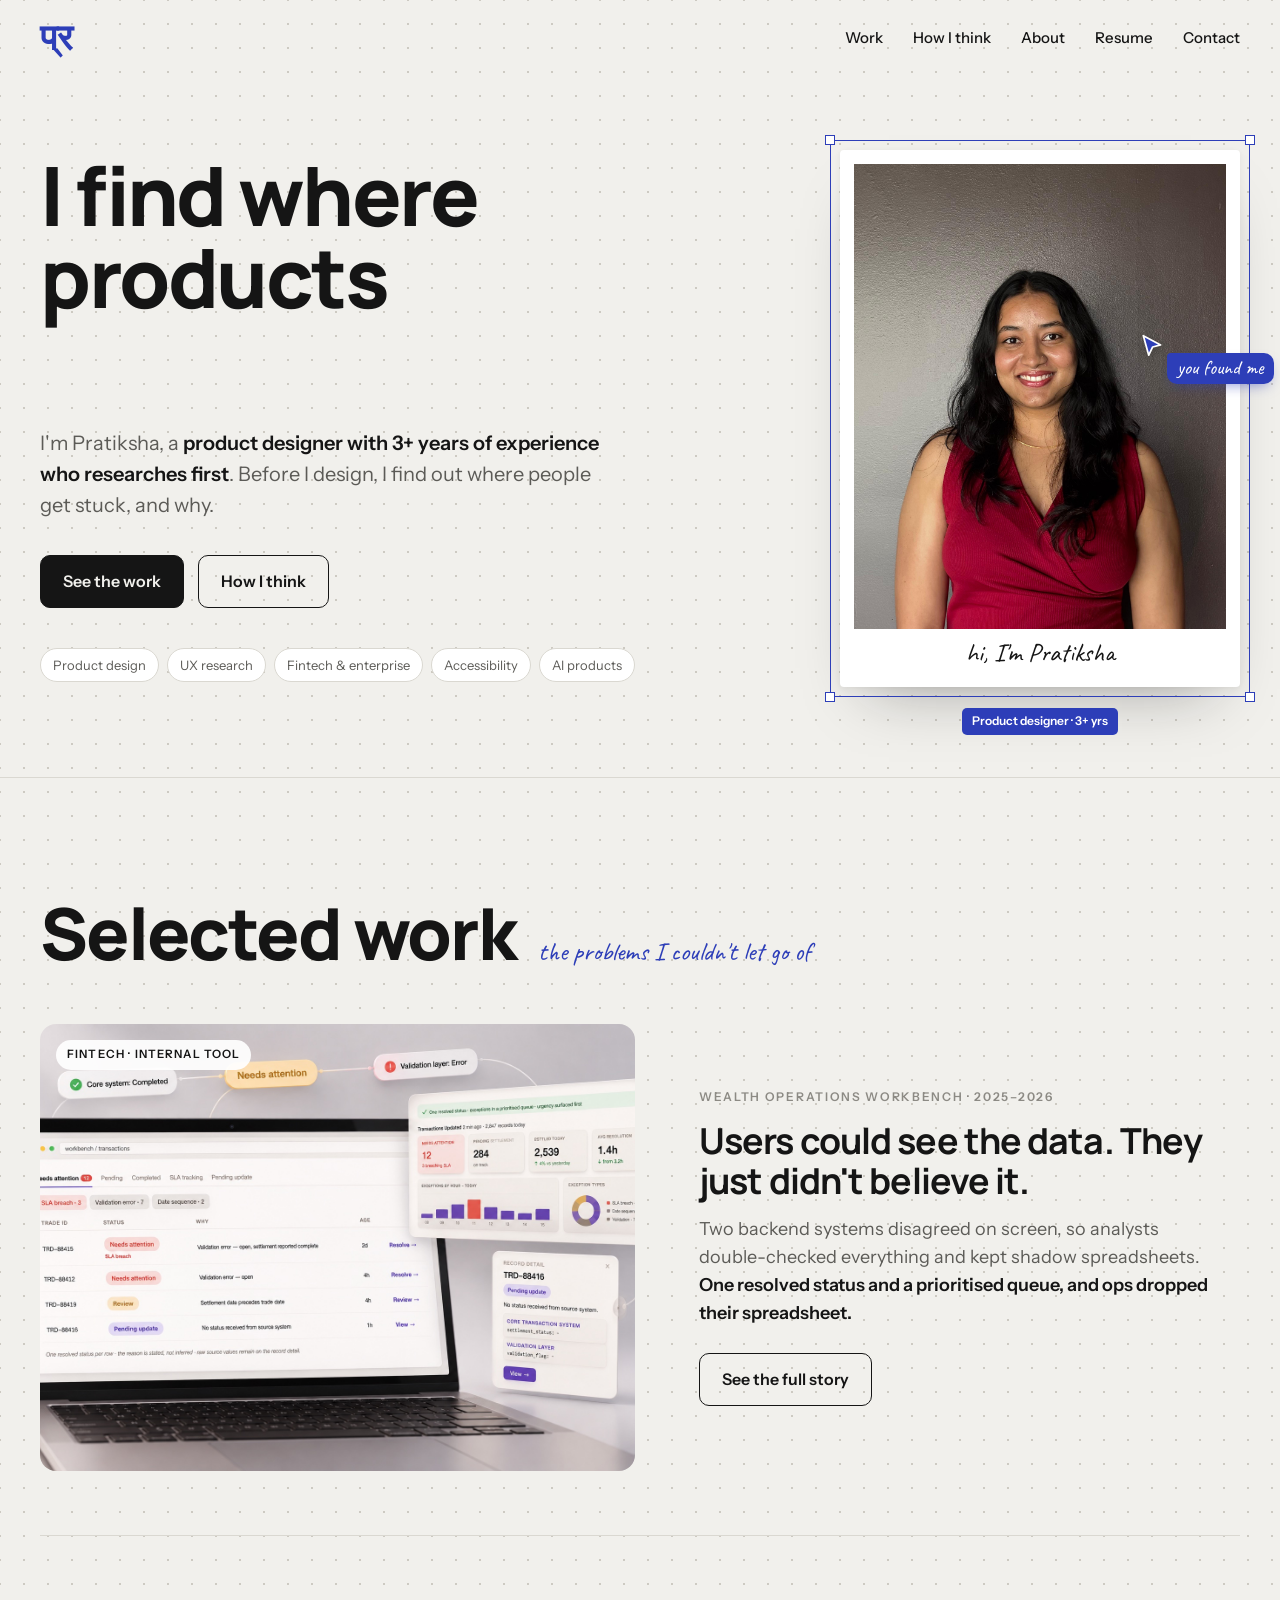
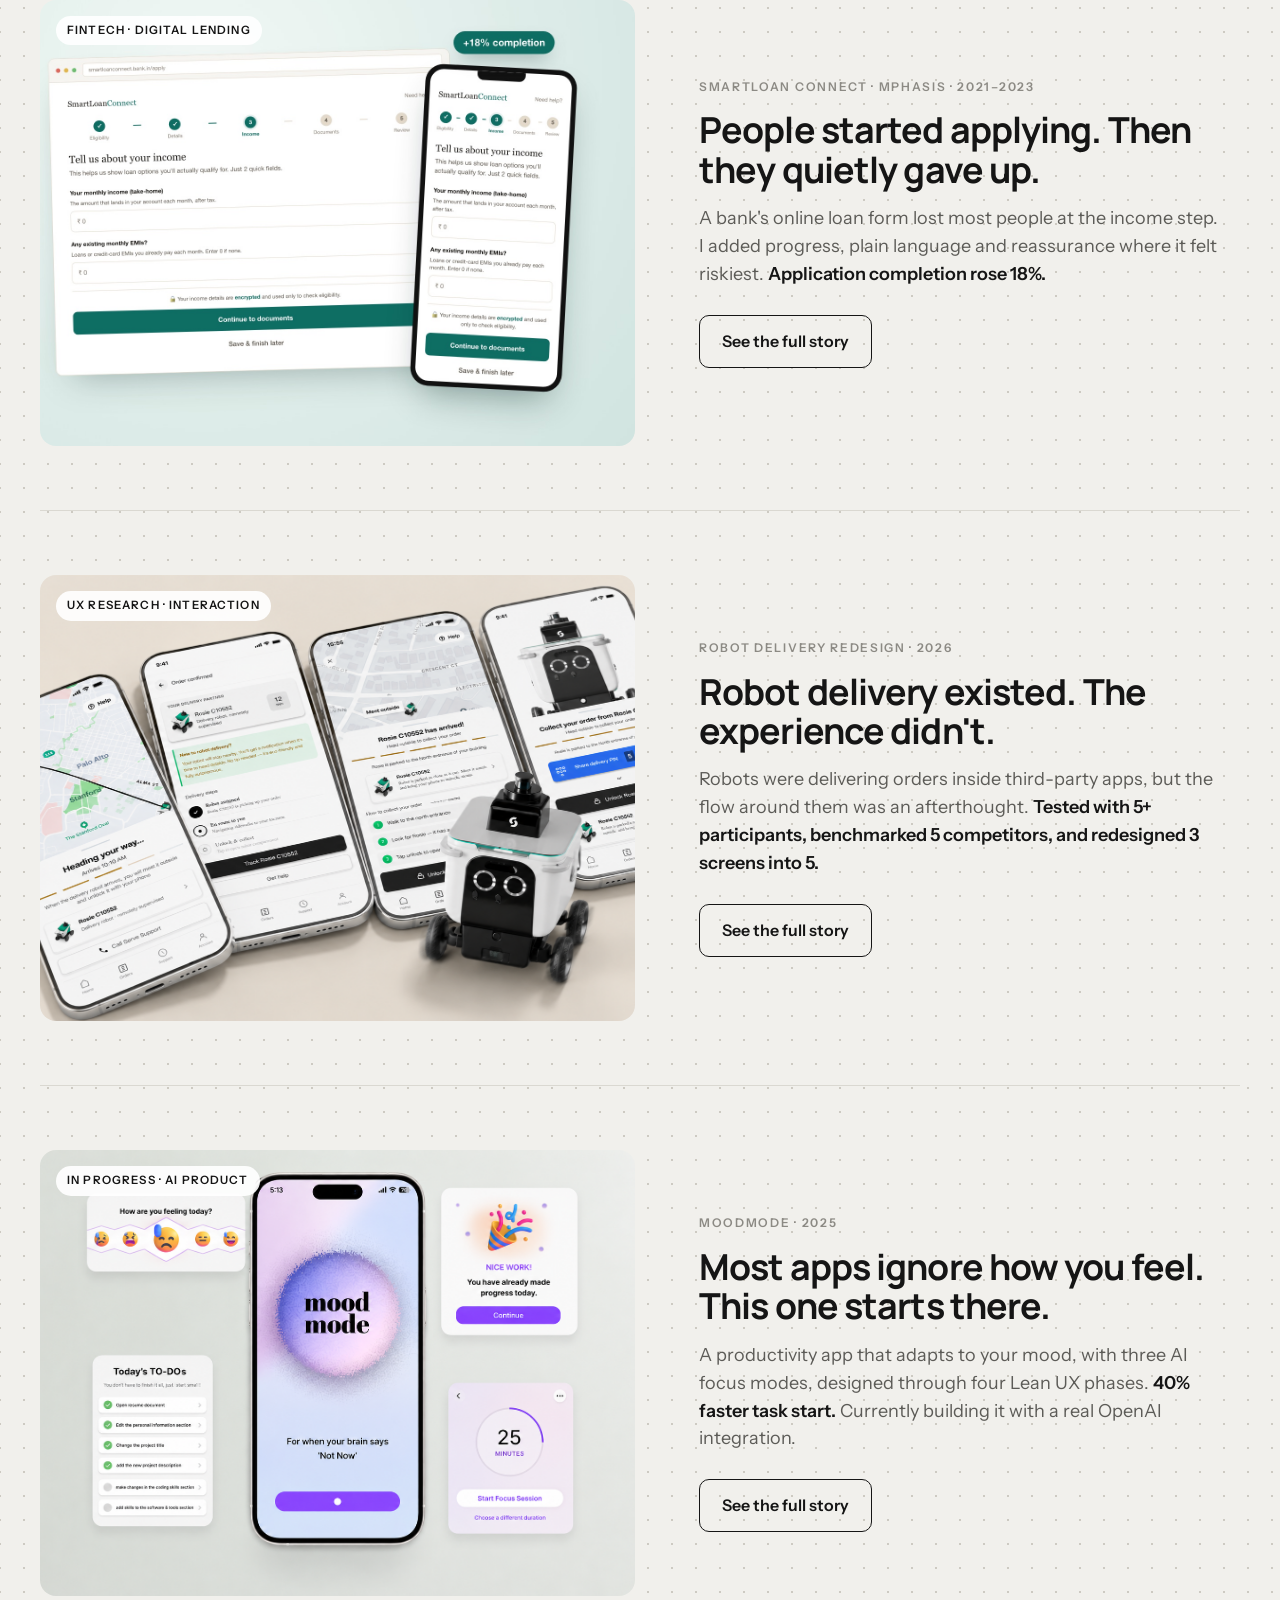
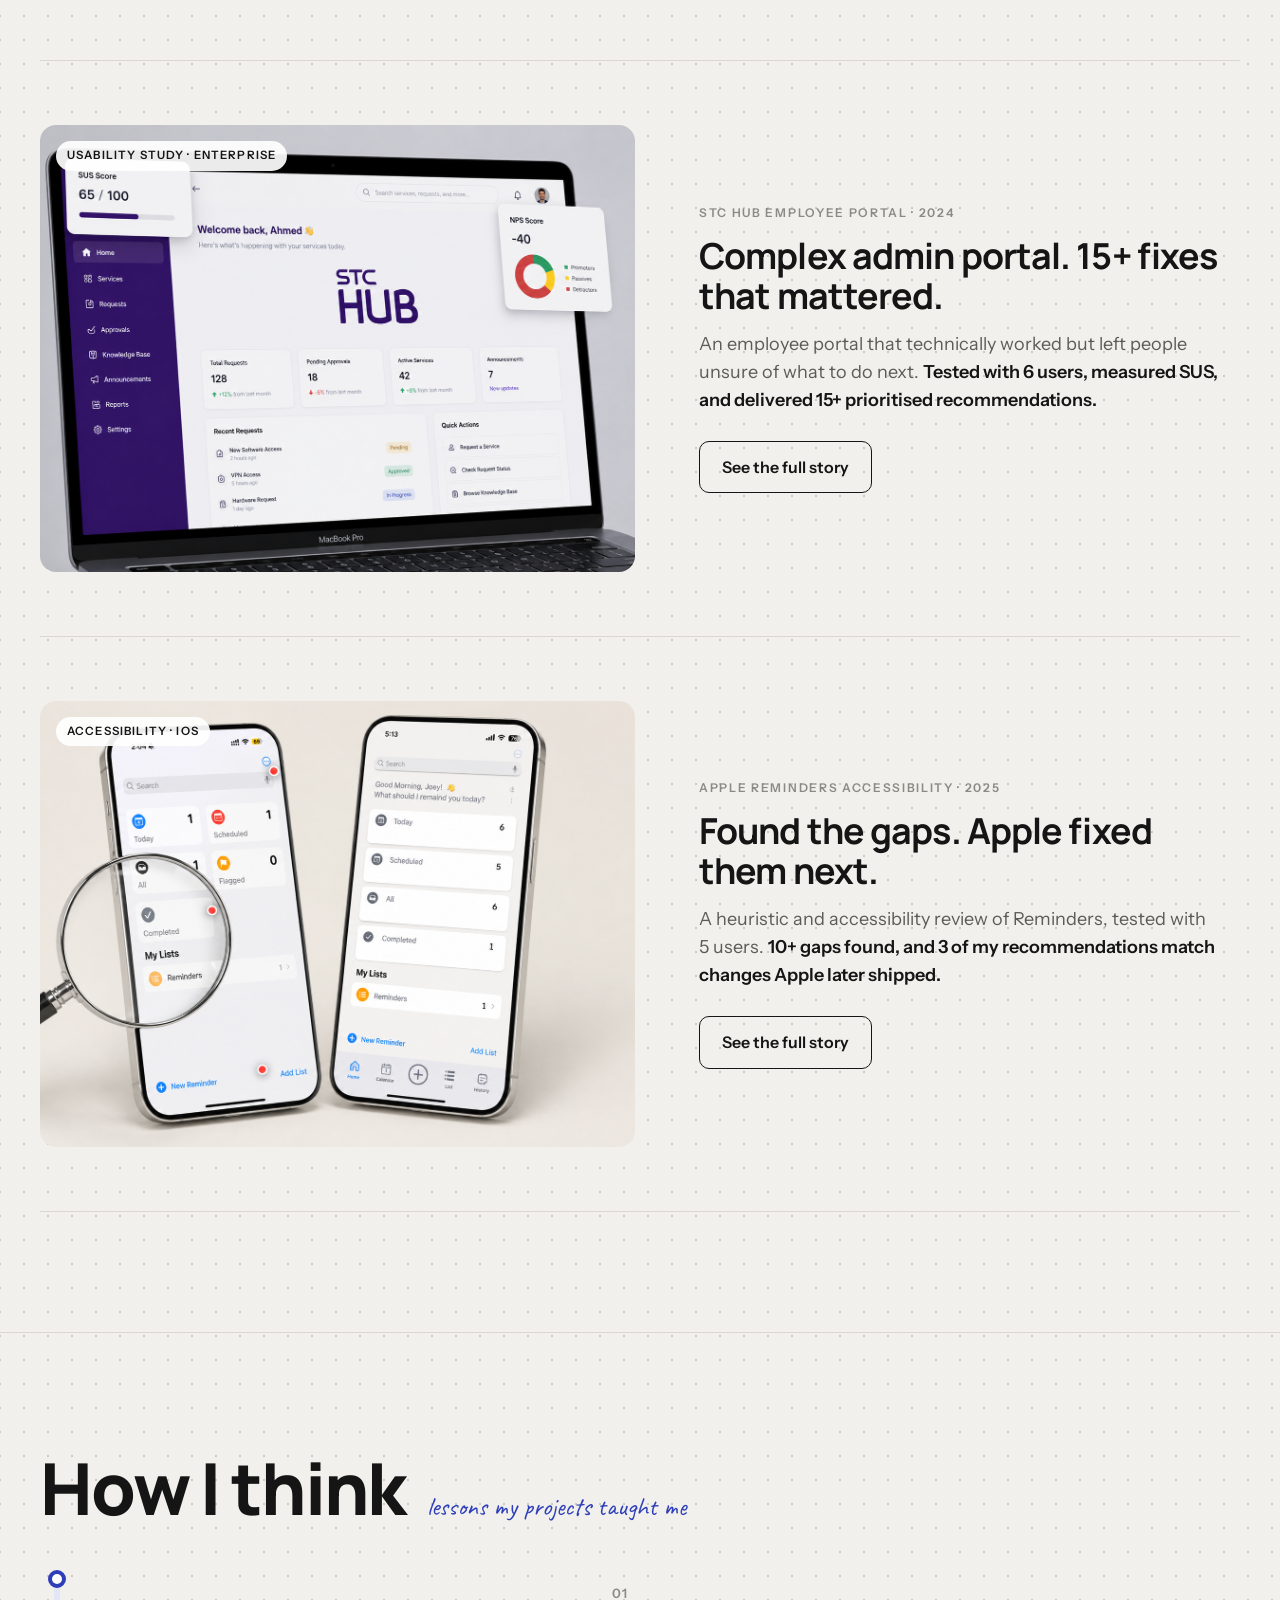
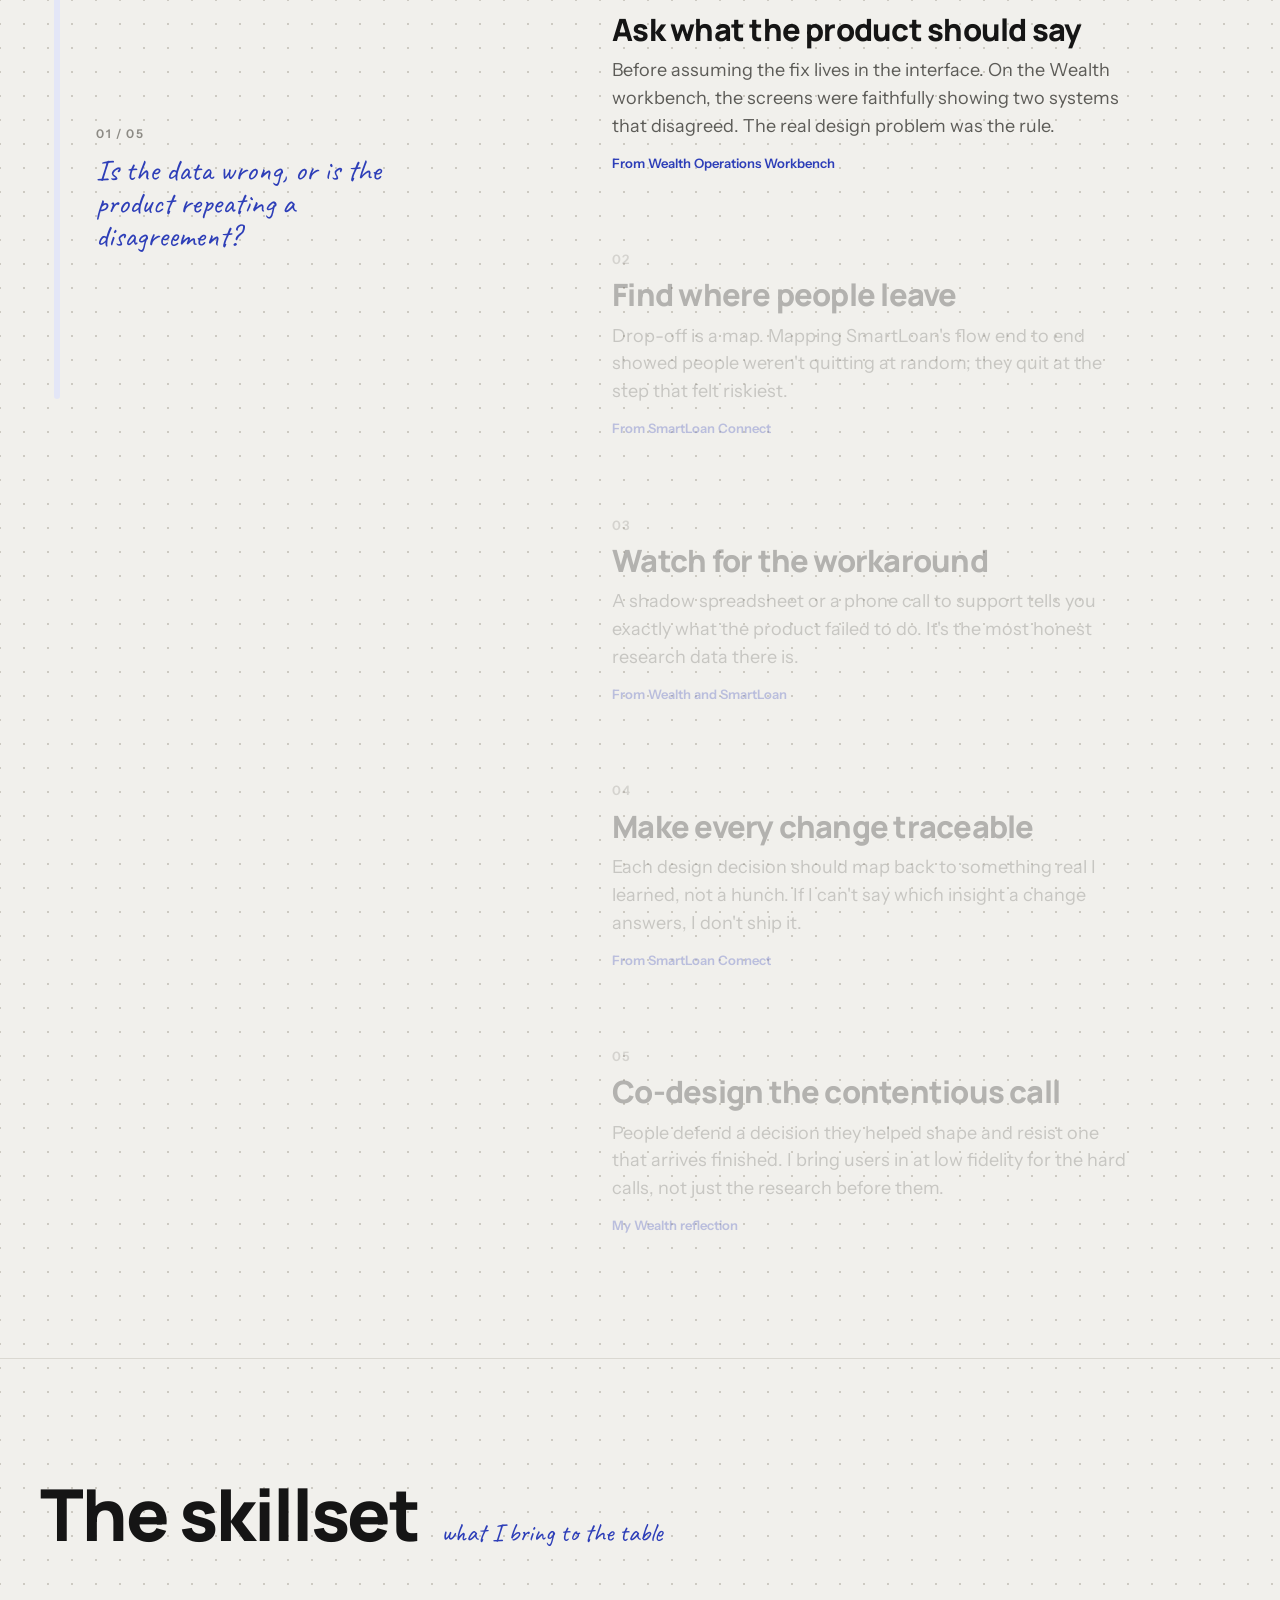
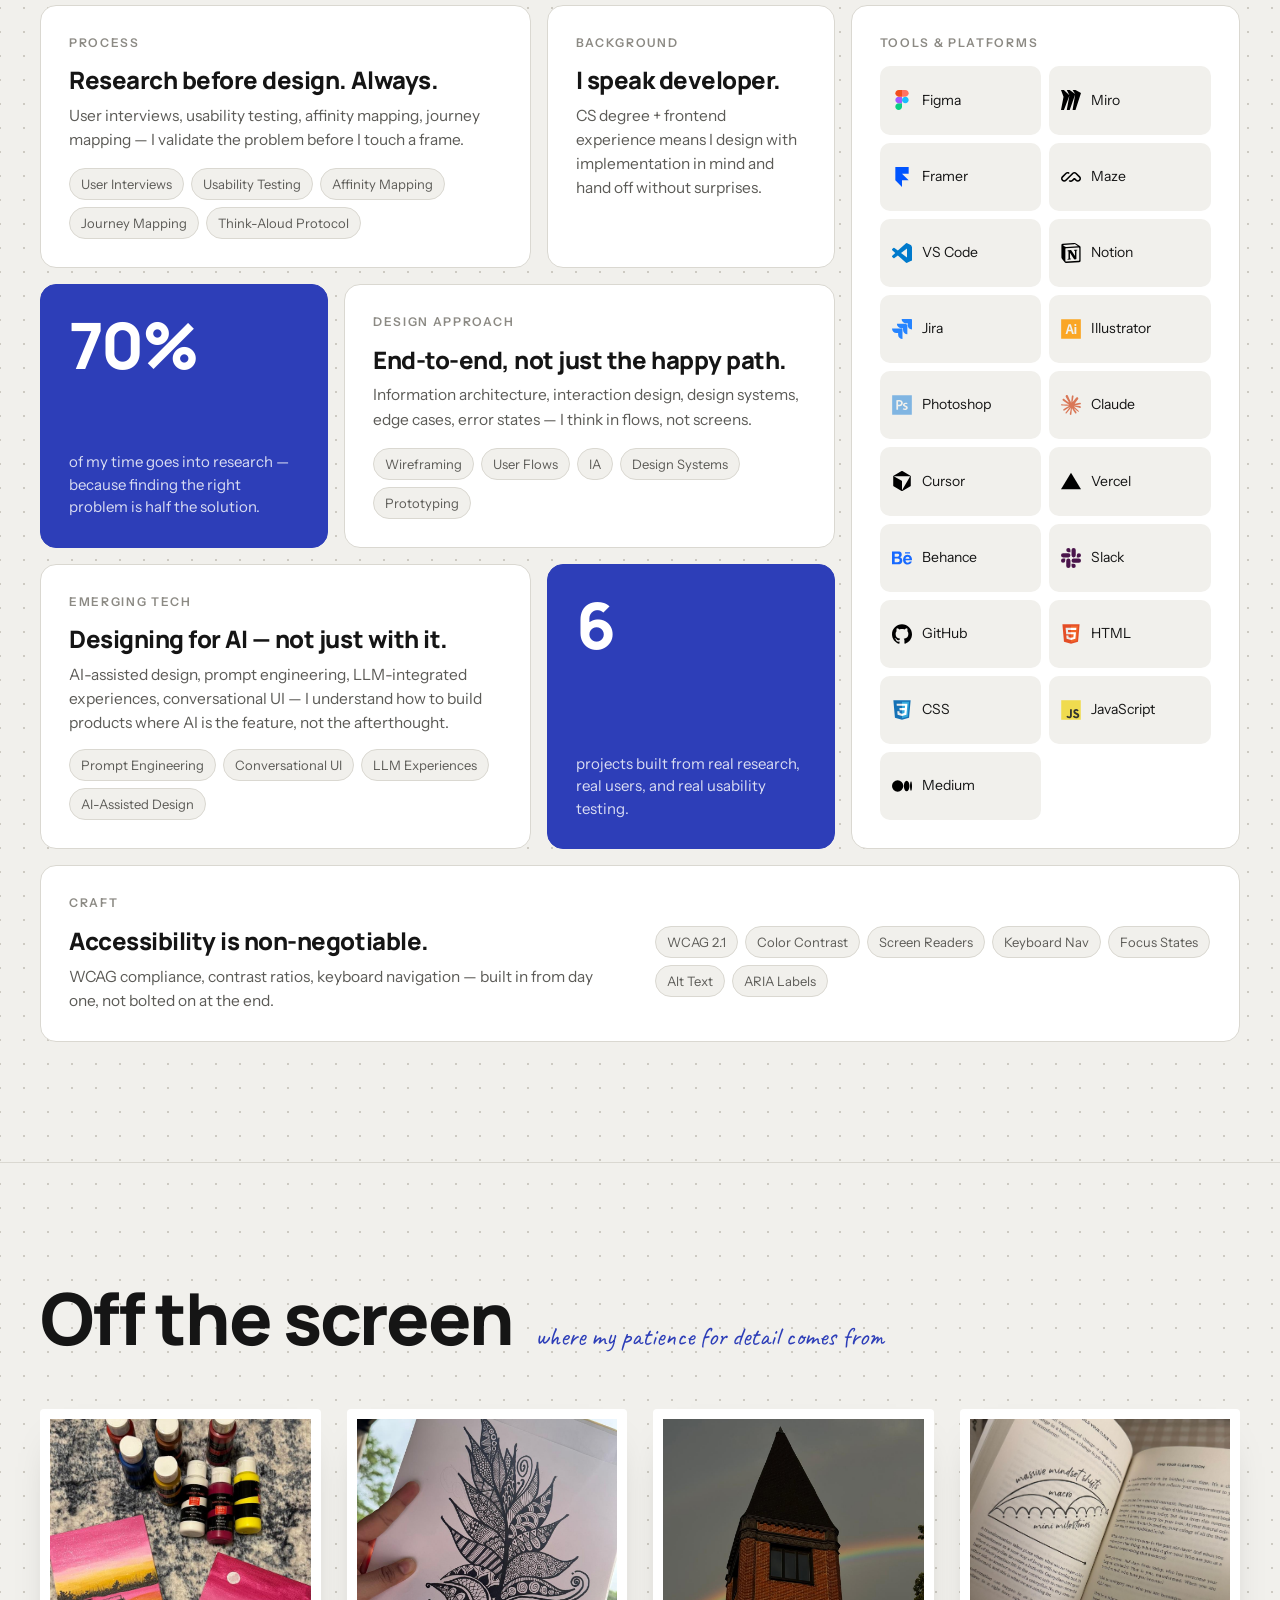
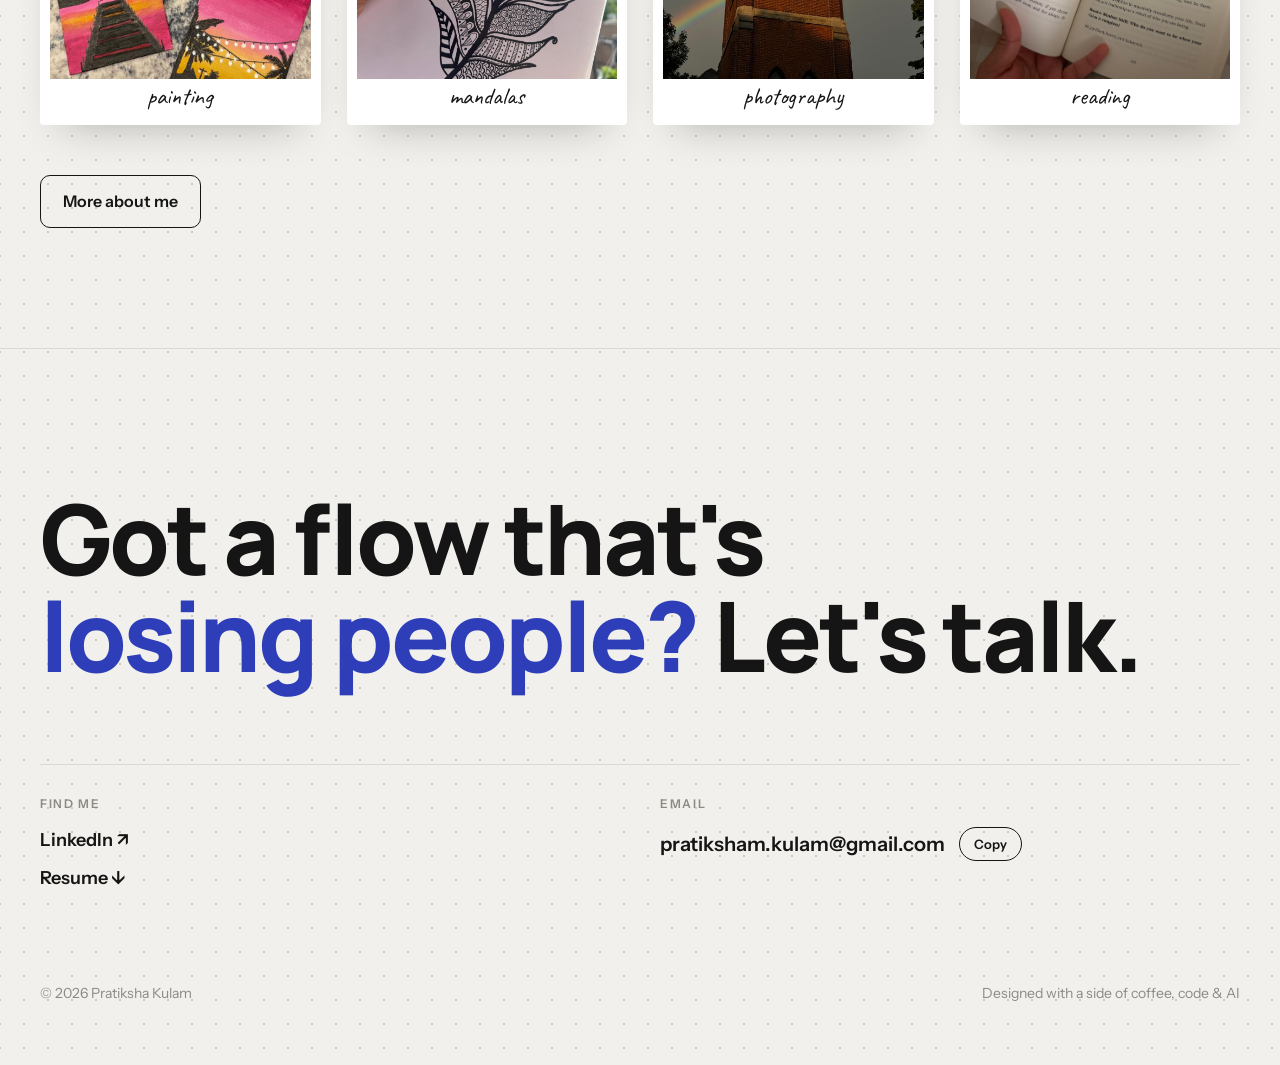
<file: index.html>
<!DOCTYPE html>
<html lang="en">
<head>
  <meta charset="UTF-8">
  <meta name="viewport" content="width=device-width, initial-scale=1.0">
  <title>Pratiksha Kulam · Product Designer</title>
  <meta name="description" content="Pratiksha Kulam, product designer. I find where products lose people, and design what brings them back.">
  <link rel="preconnect" href="https://fonts.googleapis.com">
  <link rel="preconnect" href="https://fonts.gstatic.com" crossorigin>
  <link href="https://fonts.googleapis.com/css2?family=Manrope:wght@700;800&family=Instrument+Sans:wght@400;500;600&family=Caveat:wght@500;600&display=swap" rel="stylesheet">
  <link rel="stylesheet" href="motion.css">
  <link rel="stylesheet" href="home.css">
</head>
<body>
<a class="skip-link" href="#work">Skip to work</a>

<nav class="nav" id="nav" aria-label="Site">
  <div class="nav-inner">
    <a class="logo" href="index.html" aria-label="Home">प्र</a>
    <button class="menu-btn" id="menuBtn" aria-label="Open menu" aria-expanded="false">☰</button>
    <ul class="nav-links" id="navLinks">
      <li><a href="#work">Work</a></li>
      <li><a href="#think">How I think</a></li>
      <li><a href="about.html">About</a></li>
      <li><a href="resume.pdf">Resume</a></li>
      <li><a href="#contact">Contact</a></li>
    </ul>
  </div>
</nav>

<header class="hero">
  <div class="wrap hero-grid">
    <div>
      <h1 class="h1" data-reveal>I find where products <span class="cycle" id="cycle"><span>lose people.</span></span></h1>
      <p class="lead" data-reveal style="--d:.15s">I'm Pratiksha, a <strong>product designer with 3+ years of experience who researches first</strong>. Before I design, I find out where people get stuck, and why.</p>
      <div class="hero-ctas" data-reveal style="--d:.3s">
        <a class="btn btn-dark" href="#work" data-magnetic>See the work</a>
        <a class="btn btn-line" href="#think" data-magnetic>How I think</a>
      </div>
      <div class="hero-tags" data-reveal style="--d:.45s">
        <span class="tag">Product design</span><span class="tag">UX research</span><span class="tag">Fintech &amp; enterprise</span><span class="tag">Accessibility</span><span class="tag">AI products</span>
      </div>
    </div>
    <figure class="photo" style="margin:0">
      <div class="photo-frame"><img src="prof-me1.jpeg" alt="Pratiksha Kulam"><figcaption class="photo-cap">hi, I'm Pratiksha</figcaption></div>
      <div class="sel" aria-hidden="true"><i class="tl"></i><i class="tr"></i><i class="bl"></i><i class="br"></i><span class="sel-tag">Product designer · 3+ yrs</span></div>
      <div class="mp-cursor" aria-hidden="true"><svg viewBox="0 0 24 24" width="26" height="26"><path d="M4 2.5 L20 11 L12.6 12.9 L9 20.5 Z" fill="#2D3EB8" stroke="#fff" stroke-width="1.6" stroke-linejoin="round"/></svg><span>you found me</span></div>
    </figure>
  </div>
</header>

<main>
<section class="section" id="work">
  <div class="wrap">
    <div class="sec-head"><h2 class="h2" data-reveal>Selected work</h2><span class="scribble" data-reveal>the problems I couldn't let go of</span></div>
    <div class="rows">

      <article class="row" data-reveal>
        <a class="row-media" href="case-study-wealth.html" data-cursor="View" style="background:#ECE8F7"><img src="assets/wealth/transaction-dashboard.jpg" alt="Wealth Operations Workbench on a laptop with the exception queue and record detail"><span class="row-badge">Fintech · Internal tool</span></a>
        <div class="row-copy">
          <span class="label">Wealth Operations Workbench · 2025–2026</span>
          <h3 class="h3">Users could see the data. They just didn't believe it.</h3>
          <p>Two backend systems disagreed on screen, so analysts double-checked everything and kept shadow spreadsheets. <strong>One resolved status and a prioritised queue, and ops dropped their spreadsheet.</strong></p>
          <a class="btn btn-line" href="case-study-wealth.html">See the full story</a>
        </div>
      </article>

      <article class="row" data-reveal>
        <a class="row-media" href="case-study-smartloan.html" data-cursor="View" style="background:#DCEBE7"><img src="cover.jpg" alt="SmartLoan Connect redesigned income step on web and mobile"><span class="row-badge">Fintech · Digital lending</span></a>
        <div class="row-copy">
          <span class="label">SmartLoan Connect · Mphasis · 2021–2023</span>
          <h3 class="h3">People started applying. Then they quietly gave up.</h3>
          <p>A bank's online loan form lost most people at the income step. I added progress, plain language and reassurance where it felt riskiest. <strong>Application completion rose 18%.</strong></p>
          <a class="btn btn-line" href="case-study-smartloan.html">See the full story</a>
        </div>
      </article>

      <article class="row" data-reveal>
        <a class="row-media" href="case-study-robot.html" data-cursor="View" style="background:#E8E4DC"><img src="robot-%20project.png" alt="Robot delivery screens in a third-party delivery app"><span class="row-badge">UX research · Interaction</span></a>
        <div class="row-copy">
          <span class="label">Robot delivery redesign · 2026</span>
          <h3 class="h3">Robot delivery existed. The experience didn't.</h3>
          <p>Robots were delivering orders inside third-party apps, but the flow around them was an afterthought. <strong>Tested with 5+ participants, benchmarked 5 competitors, and redesigned 3 screens into 5.</strong></p>
          <a class="btn btn-line" href="case-study-robot.html">See the full story</a>
        </div>
      </article>

      <article class="row" data-reveal>
        <a class="row-media" href="case-study-moodmode.html" data-cursor="View" style="background:#E4E8E4"><img src="moodmode_project2.png" alt="MoodMode app screens"><span class="row-badge">In progress · AI product</span></a>
        <div class="row-copy">
          <span class="label">MoodMode · 2025</span>
          <h3 class="h3">Most apps ignore how you feel. This one starts there.</h3>
          <p>A productivity app that adapts to your mood, with three AI focus modes, designed through four Lean UX phases. <strong>40% faster task start.</strong> Currently building it with a real OpenAI integration.</p>
          <a class="btn btn-line" href="case-study-moodmode.html">See the full story</a>
        </div>
      </article>

      <article class="row" data-reveal>
        <a class="row-media" href="case-study-stc.html" data-cursor="View" style="background:#E4E4E8"><img src="stc%20hub_2.png" alt="STC Hub employee portal dashboard"><span class="row-badge">Usability study · Enterprise</span></a>
        <div class="row-copy">
          <span class="label">STC Hub employee portal · 2024</span>
          <h3 class="h3">Complex admin portal. 15+ fixes that mattered.</h3>
          <p>An employee portal that technically worked but left people unsure of what to do next. <strong>Tested with 6 users, measured SUS, and delivered 15+ prioritised recommendations.</strong></p>
          <a class="btn btn-line" href="case-study-stc.html">See the full story</a>
        </div>
      </article>

      <article class="row" data-reveal>
        <a class="row-media" href="case-study-apple.html" data-cursor="View" style="background:#E8E8E4"><img src="apple-project.png" alt="Apple Reminders accessibility audit"><span class="row-badge">Accessibility · iOS</span></a>
        <div class="row-copy">
          <span class="label">Apple Reminders accessibility · 2025</span>
          <h3 class="h3">Found the gaps. Apple fixed them next.</h3>
          <p>A heuristic and accessibility review of Reminders, tested with 5 users. <strong>10+ gaps found, and 3 of my recommendations match changes Apple later shipped.</strong></p>
          <a class="btn btn-line" href="case-study-apple.html">See the full story</a>
        </div>
      </article>

    </div>
  </div>
</section>

<section class="section" id="think">
  <div class="wrap">
    <div class="sec-head"><h2 class="h2" data-reveal>How I think</h2><span class="scribble" data-reveal>lessons my projects taught me</span></div>
    <div class="think">
      <div class="think-rail" aria-hidden="true">
        <div class="rail"><div class="rail-fill"></div><div class="rail-dot"></div></div>
        <div class="rail-note"><span class="label" id="railNum">01 / 05</span><span class="scribble" id="railQ">Is the data wrong, or is the product repeating a disagreement?</span></div>
      </div>
      <ol class="principles" id="principles">
        <li class="principle on" data-q="Is the data wrong, or is the product repeating a disagreement?"><span class="num">01</span><h3>Ask what the product should say</h3><p>Before assuming the fix lives in the interface. On the Wealth workbench, the screens were faithfully showing two systems that disagreed. The real design problem was the rule.</p><span class="from">From Wealth Operations Workbench</span></li>
        <li class="principle" data-q="Where exactly do people leave, and why there?"><span class="num">02</span><h3>Find where people leave</h3><p>Drop-off is a map. Mapping SmartLoan's flow end to end showed people weren't quitting at random; they quit at the step that felt riskiest.</p><span class="from">From SmartLoan Connect</span></li>
        <li class="principle" data-q="What are people doing outside the product?"><span class="num">03</span><h3>Watch for the workaround</h3><p>A shadow spreadsheet or a phone call to support tells you exactly what the product failed to do. It's the most honest research data there is.</p><span class="from">From Wealth and SmartLoan</span></li>
        <li class="principle" data-q="Which insight does this change answer?"><span class="num">04</span><h3>Make every change traceable</h3><p>Each design decision should map back to something real I learned, not a hunch. If I can't say which insight a change answers, I don't ship it.</p><span class="from">From SmartLoan Connect</span></li>
        <li class="principle" data-q="Who needs to be in the room for this call?"><span class="num">05</span><h3>Co-design the contentious call</h3><p>People defend a decision they helped shape and resist one that arrives finished. I bring users in at low fidelity for the hard calls, not just the research before them.</p><span class="from">My Wealth reflection</span></li>
      </ol>
    </div>
  </div>
</section>

  <section class="section section-skillset" id="skills">
  <div class="wrap">
      <!-- CHANGE 3: Italic heading -->
      <div class="sec-head"><h2 class="h2" data-reveal>The skillset</h2><span class="scribble" data-reveal>what I bring to the table</span></div>
      <div class="bento-grid">

        <!-- Card 1: Research (wide) -->
        <div class="bento-card" style="grid-column:1/6;grid-row:1;">
          <div class="bento-eyebrow">Process</div>
          <div class="bento-title">Research before design. Always.</div>
          <div class="bento-body">User interviews, usability testing, affinity mapping, journey mapping — I validate the problem before I touch a frame.</div>
          <div class="skill-pills" style="margin-top:16px;">
            <span class="skill-pill">User Interviews</span>
            <span class="skill-pill">Usability Testing</span>
            <span class="skill-pill">Affinity Mapping</span>
            <span class="skill-pill">Journey Mapping</span>
            <span class="skill-pill">Think-Aloud Protocol</span>
          </div>
        </div>

        <!-- Card 2: Code (narrow) -->
        <div class="bento-card" style="grid-column:6/9;grid-row:1;">
          <div class="bento-eyebrow">Background</div>
          <div class="bento-title">I speak developer.</div>
          <div class="bento-body">CS degree + frontend experience means I design with implementation in mind and hand off without surprises.</div>
        </div>

        <!-- Card 3: Tools — CHANGE 7: correct SVGs + new tools + spans 3 rows to fill space -->
        <div class="bento-card" style="grid-column:9/13;grid-row:1/4;">
          <div class="bento-eyebrow">Tools &amp; Platforms</div>
          <div class="tools-grid">

            <div class="tool-item">
              <svg width="22" height="22" viewBox="0 0 24 24" fill="none" xmlns="http://www.w3.org/2000/svg">
                <path d="M8 24c2.208 0 4-1.792 4-4v-4H8c-2.208 0-4 1.792-4 4s1.792 4 4 4z" fill="#0ACF83"/>
                <path d="M4 12c0-2.208 1.792-4 4-4h4v8H8c-2.208 0-4-1.792-4-4z" fill="#A259FF"/>
                <path d="M4 4c0-2.208 1.792-4 4-4h4v8H8C5.792 8 4 6.208 4 4z" fill="#F24E1E"/>
                <path d="M12 0h4c2.208 0 4 1.792 4 4s-1.792 4-4 4h-4V0z" fill="#FF7262"/>
                <path d="M20 12c0 2.208-1.792 4-4 4s-4-1.792-4-4 1.792-4 4-4 4 1.792 4 4z" fill="#1ABCFE"/>
              </svg>
              <span class="tool-item-label">Figma</span>
            </div>

            <div class="tool-item">
              <svg role="img" viewBox="0 0 24 24" xmlns="http://www.w3.org/2000/svg" width="22" height="22">
                <path d="M17.392 0H13.9L17 4.808 10.444 0H6.949l3.102 6.3L3.494 0H0l3.05 8.131L0 24h3.494L10.05 6.985 6.949 24h3.494L17 5.494 13.899 24h3.493L24 3.672 17.392 0z"/>
              </svg>
              <span class="tool-item-label">Miro</span>
            </div>

            <div class="tool-item">
              <svg width="22" height="22" viewBox="0 0 24 24" xmlns="http://www.w3.org/2000/svg" fill="#0055FF">
                <path d="M4 0h16v8H4zm0 8h8l8 8H4zm0 8h8v8z"/>
              </svg>
              <span class="tool-item-label">Framer</span>
            </div>

            <div class="tool-item">
              <svg role="img" viewBox="0 0 24 24" xmlns="http://www.w3.org/2000/svg" width="22" height="22">
                <path d="M1.126 16.547c-1.5013-1.4881-1.5013-3.9009 0-5.389l4.0778-4.042c1.2692-1.258 3.205-1.4525 4.6803-.5836.4564.2687.4524.8852.077 1.2573-.3753.372-.988.34-1.4975.1923-.6524-.1891-1.386-.0287-1.9006.4813l-4.0777 4.0419a1.8935 1.8935 0 0 0 0 2.6945c.7506.744 1.9678.744 2.7184 0l8.1555-8.0836c1.5014-1.4882 3.9355-1.4882 5.437 0l4.0778 4.0418c1.5013 1.4881 1.5013 3.901 0 5.389-1.5014 1.4882-3.9356 1.4882-5.437 0l-1.3593-1.3472-1.699 1.684c-1.2692 1.258-3.205 1.4526-4.6804.5837-.4563-.2687-.4523-.8852-.077-1.2573.3754-.372.988-.34 1.4975-.1923.6524.1892 1.386.0287 1.9006-.4813l1.7476-1.7322c.724-.7175 1.8975-.7175 2.6214 0l1.4078 1.3954c.7507.744 1.9678.744 2.7186 0a1.8936 1.8936 0 0 0 0-2.6945l-4.0779-4.0419c-.7507-.744-1.9678-.744-2.7185 0L6.563 16.5471c-1.5014 1.4882-3.9356 1.4881-5.437 0"/>
              </svg>
              <span class="tool-item-label">Maze</span>
            </div>

            <div class="tool-item">
              <svg width="22" height="22" viewBox="0 0 24 24" xmlns="http://www.w3.org/2000/svg">
                <path d="M23.15 2.587L18.21.21a1.494 1.494 0 00-1.705.29l-9.46 8.63-4.12-3.128a.999.999 0 00-1.276.057L.327 7.261A1 1 0 00.326 8.74L3.899 12 .326 15.26a1 1 0 00.001 1.479L1.65 17.94a.999.999 0 001.276.057l4.12-3.128 9.46 8.63a1.492 1.492 0 001.704.29l4.942-2.377A1.5 1.5 0 0024 19.08V4.92a1.5 1.5 0 00-.85-1.333zm-5.146 14.861L10.826 12l7.178-5.448v10.896z" fill="#007ACC"/>
              </svg>
              <span class="tool-item-label">VS Code</span>
            </div>

            <div class="tool-item">
              <svg width="22" height="22" viewBox="0 0 24 24" xmlns="http://www.w3.org/2000/svg" fill="#000000">
                <path d="M4.459 4.208c.746.606 1.026.56 2.428.466l13.215-.793c.28 0 .047-.28-.046-.326L17.86 1.968c-.42-.326-.981-.7-2.055-.607L3.01 2.295c-.466.046-.56.28-.374.466zm.793 3.08v13.904c0 .747.373 1.027 1.214.98l14.523-.84c.841-.046.935-.56.935-1.167V6.354c0-.606-.233-.933-.748-.887l-15.177.887c-.56.047-.747.327-.747.933zm14.337.745c.093.42 0 .84-.42.888l-.7.14v10.264c-.608.327-1.168.514-1.635.514-.748 0-.935-.234-1.495-.933l-4.577-7.186v6.952L12.21 19s0 .84-1.168.84l-3.222.186c-.093-.186 0-.653.327-.746l.84-.233V9.854L7.822 9.76c-.094-.42.14-1.026.793-1.073l3.456-.233 4.764 7.279v-6.44l-1.215-.14c-.093-.514.28-.887.747-.933zM1.936 1.035l13.31-.98c1.634-.14 2.055-.047 3.082.7l4.249 2.986c.7.513.934.653.934 1.213v16.378c0 1.026-.373 1.634-1.68 1.726l-15.458.934c-.98.047-1.448-.093-1.962-.747l-3.129-4.06c-.56-.747-.793-1.306-.793-1.96V2.667c0-.839.374-1.54 1.447-1.632z"/>
              </svg>
              <span class="tool-item-label">Notion</span>
            </div>

            <div class="tool-item">
              <svg width="22" height="22" viewBox="0 0 24 24" xmlns="http://www.w3.org/2000/svg">
                <path d="M11.571 11.513H0a5.218 5.218 0 005.232 5.215h2.13v2.057A5.215 5.215 0 0012.575 24V12.518a1.005 1.005 0 00-1.004-1.005zm5.723-5.756H5.865a5.215 5.215 0 005.215 5.214h2.129v2.058a5.218 5.218 0 005.215 5.214V6.762a1.001 1.001 0 00-1.13-.005zm5.701-5.757H11.566a5.218 5.218 0 005.215 5.215h2.129v2.057A5.215 5.215 0 0024 12.483V1.005A1.001 1.001 0 0023.003.006z" fill="#2684FF"/>
              </svg>
              <span class="tool-item-label">Jira</span>
            </div>

            <div class="tool-item">
              <svg width="22" height="22" viewBox="0 0 128 128" xmlns="http://www.w3.org/2000/svg">
                <path fill-rule="evenodd" clip-rule="evenodd" fill="#FAA625" d="M47.955 69h15.371c-2.646-9-5.252-17.32-7.816-25.776C53.022 51.71 50.498 60 47.955 69zm76.157-68H2.873C.687 1 1 1.476 1 3.585v121.394C1 127.086.687 127 2.719 127h121.547c2.031 0 2.734.086 2.734-2.022V3.739C127 1.476 126.298 1 124.112 1zM77.298 96c-1.637 0-3.28-.133-4.909-.016-1.175.088-1.568-.406-1.881-1.426-1.514-4.931-3.123-9.86-4.638-14.79-.305-.992-.741-1.354-1.816-1.341-5.523.064-11.049.058-16.573-.007-1.163-.014-1.698.296-2.03 1.45-1.406 4.904-2.944 9.768-4.365 14.667-.308 1.062-.776 1.433-1.904 1.404-3.318-.083-6.641-.032-10.274-.032.959-3.045 1.829-5.861 2.729-8.665 5.514-17.2 11.047-34.4 16.521-51.611.382-1.198.913-1.567 2.143-1.54 3.886.086 7.775.022 11.663 0 .727-.005 1.223.038 1.489.864 6.505 20.116 13.033 40.356 19.555 60.47.028.091.01.573.025.573h-5.735zM98 96H86V51h12v45zm-6.35-51.071c-3.665-.005-6.289-2.528-6.314-6.07-.024-3.532 2.707-6.159 6.406-6.163 3.728-.004 6.355 2.537 6.384 6.171.026 3.545-2.667 6.068-6.476 6.062z"/>
              </svg>
              <span class="tool-item-label">Illustrator</span>
            </div>

            <div class="tool-item">
              <svg width="22" height="22" viewBox="0 0 128 128" xmlns="http://www.w3.org/2000/svg">
                <path fill-rule="evenodd" clip-rule="evenodd" fill="#80B5E2" d="M50.246 41.616c-3.682-.925-7.369-.628-11.26-.022 0 6.805-.014 13.427.037 20.05.002.339.511.929.841.974 4.243.573 8.463.619 12.431-1.315 4.105-2 6.196-6.182 5.654-11.092-.492-4.471-3.139-7.448-7.703-8.595zM127 63.963V3.285c0-2.096.023-2.285-2.012-2.285H3.479C1.5 1 1 1.19 1 3.186v121.509c0 2.018.252 2.021 2.209 2.021 40.555.001 81.231-.009 121.786.037 1.573.002 1.995-.417 1.991-1.959-.054-20.277.014-40.556.014-60.831zm-70.648 5.84C50.795 71.785 45 71.896 39 71.431V94H28v-1.402c0-18.895-.087-37.788-.14-56.682-.006-1.569.243-2.327 2.011-2.507 8.332-.852 16.617-1.81 24.902.133 8.906 2.087 14.041 7.975 14.431 16.11.483 10.074-3.944 16.974-12.852 20.151zm44.31 12.754c-.424 5.771-3.678 9.56-9.015 11.392-7.142 2.452-14.245 1.883-21.225-.891-1.143-.455-1.364-1.031-.987-2.196.687-2.126 1.19-4.312 1.72-6.286 2.951.866 5.757 1.947 8.664 2.458 2.053.361 4.272.149 6.359-.178 1.871-.294 3.217-1.564 3.524-3.572.312-2.041-.303-3.809-2.105-4.895-1.432-.862-3.01-1.479-4.523-2.202-2.433-1.163-5.026-2.075-7.27-3.53-8.831-5.727-5.956-16.383-.063-20.396 3.153-2.146 6.642-3.098 10.377-3.229 4.393-.154 8.623.604 12.778 2.623l-2.195 7.789c-1.74-.616-3.36-1.416-5.07-1.734-2.029-.378-4.157-.589-6.205-.422-2.746.225-4.354 2.12-4.354 4.47 0 1.392.528 2.57 1.689 3.245 1.666.969 3.434 1.768 5.186 2.579 1.896.877 3.898 1.551 5.723 2.552 4.87 2.67 7.405 6.8 6.992 12.423z"/>
              </svg>
              <span class="tool-item-label">Photoshop</span>
            </div>

            <div class="tool-item">
              <svg role="img" viewBox="0 0 24 24" xmlns="http://www.w3.org/2000/svg" width="22" height="22" fill="#D97757">
                <path d="m4.7144 15.9555 4.7174-2.6471.079-.2307-.079-.1275h-.2307l-.7893-.0486-2.6956-.0729-2.3375-.0971-2.2646-.1214-.5707-.1215-.5343-.7042.0546-.3522.4797-.3218.686.0608 1.5179.1032 2.2767.1578 1.6514.0972 2.4468.255h.3886l.0546-.1579-.1336-.0971-.1032-.0972L6.973 9.8356l-2.55-1.6879-1.3356-.9714-.7225-.4918-.3643-.4614-.1578-1.0078.6557-.7225.8803.0607.2246.0607.8925.686 1.9064 1.4754 2.4893 1.8336.3643.3035.1457-.1032.0182-.0728-.164-.2733-1.3539-2.4467-1.445-2.4893-.6435-1.032-.17-.6194c-.0607-.255-.1032-.4674-.1032-.7285L6.287.1335 6.6997 0l.9957.1336.419.3642.6192 1.4147 1.0018 2.2282 1.5543 3.0296.4553.8985.2429.8318.091.255h.1579v-.1457l.1275-1.706.2368-2.0947.2307-2.6957.0789-.7589.3764-.9107.7468-.4918.5828.2793.4797.686-.0668.4433-.2853 1.8517-.5586 2.9021-.3643 1.9429h.2125l.2429-.2429.9835-1.3053 1.6514-2.0643.7286-.8196.85-.9046.5464-.4311h1.0321l.759 1.1293-.34 1.1657-1.0625 1.3478-.8804 1.1414-1.2628 1.7-.7893 1.36.0729.1093.1882-.0183 2.8535-.607 1.5421-.2794 1.8396-.3157.8318.3886.091.3946-.3278.8075-1.967.4857-2.3072.4614-3.4364.8136-.0425.0304.0486.0607 1.5482.1457.6618.0364h1.621l3.0175.2247.7892.522.4736.6376-.079.4857-1.2142.6193-1.6393-.3886-3.825-.9107-1.3113-.3279h-.1822v.1093l1.0929 1.0686 2.0035 1.8092 2.5075 2.3314.1275.5768-.3218.4554-.34-.0486-2.2039-1.6575-.85-.7468-1.9246-1.621h-.1275v.17l.4432.6496 2.3436 3.5214.1214 1.0807-.17.3521-.6071.2125-.6679-.1214-1.3721-1.9246L14.38 17.959l-1.1414-1.9428-.1397.079-.674 7.2552-.3156.3703-.7286.2793-.6071-.4614-.3218-.7468.3218-1.4753.3886-1.9246.3157-1.53.2853-1.9004.17-.6314-.0121-.0425-.1397.0182-1.4328 1.9672-2.1796 2.9446-1.7243 1.8456-.4128.164-.7164-.3704.0667-.6618.4008-.5889 2.386-3.0357 1.4389-1.882.929-1.0868-.0062-.1579h-.0546l-6.3385 4.1164-1.1293.1457-.4857-.4554.0608-.7467.2307-.2429 1.9064-1.3114Z"/>
              </svg>
              <span class="tool-item-label">Claude</span>
            </div>

            <div class="tool-item">
              <svg role="img" viewBox="0 0 24 24" xmlns="http://www.w3.org/2000/svg" width="22" height="22">
                <path d="M11.503.131 1.891 5.678a.84.84 0 0 0-.42.726v11.188c0 .3.162.575.42.724l9.609 5.55a1 1 0 0 0 .998 0l9.61-5.55a.84.84 0 0 0 .42-.724V6.404a.84.84 0 0 0-.42-.726L12.497.131a1.01 1.01 0 0 0-.996 0M2.657 6.338h18.55c.263 0 .43.287.297.515L12.23 22.918c-.062.107-.229.064-.229-.06V12.335a.59.59 0 0 0-.295-.51l-9.11-5.257c-.109-.063-.064-.23.061-.23"/>
              </svg>
              <span class="tool-item-label">Cursor</span>
            </div>

            <div class="tool-item">
              <svg width="22" height="22" viewBox="0 0 24 24" xmlns="http://www.w3.org/2000/svg" fill="#000000">
                <path d="M12 2L24 22H0L12 2z"/>
              </svg>
              <span class="tool-item-label">Vercel</span>
            </div>

            <div class="tool-item">
              <svg role="img" viewBox="0 0 24 24" xmlns="http://www.w3.org/2000/svg" width="22" height="22" fill="#1769FF">
                <path d="M16.969 16.927a2.561 2.561 0 0 0 1.901.677 2.501 2.501 0 0 0 1.531-.475c.362-.235.636-.584.779-.99h2.585a5.091 5.091 0 0 1-1.9 2.896 5.292 5.292 0 0 1-3.091.88 5.839 5.839 0 0 1-2.284-.433 4.871 4.871 0 0 1-1.723-1.211 5.657 5.657 0 0 1-1.08-1.874 7.057 7.057 0 0 1-.383-2.393c-.005-.8.129-1.595.396-2.349a5.313 5.313 0 0 1 5.088-3.604 4.87 4.87 0 0 1 2.376.563c.661.362 1.231.87 1.668 1.485a6.2 6.2 0 0 1 .943 2.133c.194.821.263 1.666.205 2.508h-7.699c-.063.79.184 1.574.688 2.187ZM6.947 4.084a8.065 8.065 0 0 1 1.928.198 4.29 4.29 0 0 1 1.49.638c.418.303.748.711.958 1.182.241.579.357 1.203.341 1.83a3.506 3.506 0 0 1-.506 1.961 3.726 3.726 0 0 1-1.503 1.287 3.588 3.588 0 0 1 2.027 1.437c.464.747.697 1.615.67 2.494a4.593 4.593 0 0 1-.423 2.032 3.945 3.945 0 0 1-1.163 1.413 5.114 5.114 0 0 1-1.683.807 7.135 7.135 0 0 1-1.928.259H0V4.084h6.947Zm-.235 12.9c.308.004.616-.029.916-.099a2.18 2.18 0 0 0 .766-.332c.228-.158.411-.371.534-.619.142-.317.208-.663.191-1.009a2.08 2.08 0 0 0-.642-1.715 2.618 2.618 0 0 0-1.696-.505h-3.54v4.279h3.471Zm13.635-5.967a2.13 2.13 0 0 0-1.654-.619 2.336 2.336 0 0 0-1.163.259 2.474 2.474 0 0 0-.738.62 2.359 2.359 0 0 0-.396.792c-.074.239-.12.485-.137.734h4.769a3.239 3.239 0 0 0-.679-1.785l-.002-.001Zm-13.813-.648a2.254 2.254 0 0 0 1.423-.433c.399-.355.607-.88.56-1.413a1.916 1.916 0 0 0-.178-.891 1.298 1.298 0 0 0-.495-.533 1.851 1.851 0 0 0-.711-.274 3.966 3.966 0 0 0-.835-.073H3.241v3.631h3.293v-.014ZM21.62 5.122h-5.976v1.527h5.976V5.122Z"/>
              </svg>
              <span class="tool-item-label">Behance</span>
            </div>

            <div class="tool-item">
              <svg role="img" viewBox="0 0 24 24" xmlns="http://www.w3.org/2000/svg" width="22" height="22" fill="#4A154B">
                <path d="M5.042 15.165a2.528 2.528 0 0 1-2.52 2.523A2.528 2.528 0 0 1 0 15.165a2.527 2.527 0 0 1 2.522-2.52h2.52v2.52zM6.313 15.165a2.527 2.527 0 0 1 2.521-2.52 2.527 2.527 0 0 1 2.521 2.52v6.313A2.528 2.528 0 0 1 8.834 24a2.528 2.528 0 0 1-2.521-2.522v-6.313zM8.834 5.042a2.528 2.528 0 0 1-2.521-2.52A2.528 2.528 0 0 1 8.834 0a2.528 2.528 0 0 1 2.521 2.522v2.52H8.834zM8.834 6.313a2.528 2.528 0 0 1 2.521 2.521 2.528 2.528 0 0 1-2.521 2.521H2.522A2.528 2.528 0 0 1 0 8.834a2.528 2.528 0 0 1 2.522-2.521h6.312zM18.956 8.834a2.528 2.528 0 0 1 2.522-2.521A2.528 2.528 0 0 1 24 8.834a2.528 2.528 0 0 1-2.522 2.521h-2.522V8.834zM17.688 8.834a2.528 2.528 0 0 1-2.523 2.521 2.527 2.527 0 0 1-2.52-2.521V2.522A2.527 2.527 0 0 1 15.165 0a2.528 2.528 0 0 1 2.523 2.522v6.312zM15.165 18.956a2.528 2.528 0 0 1 2.523 2.522A2.528 2.528 0 0 1 15.165 24a2.527 2.527 0 0 1-2.52-2.522v-2.522h2.52zM15.165 17.688a2.527 2.527 0 0 1-2.52-2.523 2.526 2.526 0 0 1 2.52-2.52h6.313A2.527 2.527 0 0 1 24 15.165a2.528 2.528 0 0 1-2.522 2.523h-6.313z"/>
              </svg>
              <span class="tool-item-label">Slack</span>
            </div>

            <div class="tool-item">
              <svg role="img" viewBox="0 0 24 24" xmlns="http://www.w3.org/2000/svg" width="22" height="22">
                <path d="M12 .297c-6.63 0-12 5.373-12 12 0 5.303 3.438 9.8 8.205 11.385.6.113.82-.258.82-.577 0-.285-.01-1.04-.015-2.04-3.338.724-4.042-1.61-4.042-1.61C4.422 18.07 3.633 17.7 3.633 17.7c-1.087-.744.084-.729.084-.729 1.205.084 1.838 1.236 1.838 1.236 1.07 1.835 2.809 1.305 3.495.998.108-.776.417-1.305.76-1.605-2.665-.3-5.466-1.332-5.466-5.93 0-1.31.465-2.38 1.235-3.22-.135-.303-.54-1.523.105-3.176 0 0 1.005-.322 3.3 1.23.96-.267 1.98-.399 3-.405 1.02.006 2.04.138 3 .405 2.28-1.552 3.285-1.23 3.285-1.23.645 1.653.24 2.873.12 3.176.765.84 1.23 1.91 1.23 3.22 0 4.61-2.805 5.625-5.475 5.92.42.36.81 1.096.81 2.22 0 1.606-.015 2.896-.015 3.286 0 .315.21.69.825.57C20.565 22.092 24 17.592 24 12.297c0-6.627-5.373-12-12-12"/>
              </svg>
              <span class="tool-item-label">GitHub</span>
            </div>

            <div class="tool-item">
              <svg xmlns="http://www.w3.org/2000/svg" viewBox="0 0 128 128" width="22" height="22">
                <path fill="#E44D26" d="M19.037 113.876L9.032 1.661h109.936l-10.016 112.198-45.019 12.48z"/>
                <path fill="#F16529" d="M64 116.8l36.378-10.086 8.559-95.878H64z"/>
                <path fill="#EBEBEB" d="M64 52.455H45.788L44.53 38.361H64V24.599H29.489l.33 3.692 3.382 37.927H64zm0 35.743l-.061.017-15.327-4.14-.979-10.975H33.816l1.928 21.609 28.193 7.826.063-.017z"/>
                <path fill="#fff" d="M63.952 52.455v13.763h16.947l-1.597 17.849-15.35 4.143v14.319l28.215-7.82.207-2.325 3.234-36.233.335-3.696h-3.708zm0-27.856v13.762h33.244l.276-3.092.628-6.978.329-3.692z"/>
              </svg>
              <span class="tool-item-label">HTML</span>
            </div>

            <div class="tool-item">
              <svg xmlns="http://www.w3.org/2000/svg" viewBox="0 0 128 128" width="22" height="22">
                <path fill="#1572B6" d="M18.814 114.123L8.76 1.352h110.48l-10.064 112.754-45.243 12.543-45.119-12.526z"/>
                <path fill="#33A9DC" d="M64.001 117.062l36.559-10.136 8.601-96.354h-45.16v106.49z"/>
                <path fill="#fff" d="M64.001 51.429h18.302l1.264-14.163H64.001V23.435h34.682l-.332 3.711-3.4 38.114h-30.95V51.429z"/>
                <path fill="#EBEBEB" d="M64.083 87.349l-.061.018-15.403-4.159-.985-11.031H33.752l1.937 21.717 28.331 7.863.063-.018v-14.39z"/>
                <path fill="#fff" d="M81.127 64.675l-1.666 18.522-15.426 4.164v14.39l28.354-7.858.208-2.337 2.406-26.881H81.127z"/>
                <path fill="#EBEBEB" d="M64.048 23.435v13.831H30.64l-.277-3.108-.63-7.012-.331-3.711h34.646zm-.047 27.996v13.831H48.792l-.277-3.108-.631-7.012-.33-3.711h16.447z"/>
              </svg>
              <span class="tool-item-label">CSS</span>
            </div>

            <div class="tool-item">
              <svg xmlns="http://www.w3.org/2000/svg" viewBox="0 0 128 128" width="22" height="22">
                <path fill="#F0DB4F" d="M1.408 1.408h125.184v125.185H1.408z"/>
                <path fill="#323330" d="M116.347 96.736c-.917-5.711-4.641-10.508-15.672-14.981-3.832-1.761-8.104-3.022-9.377-5.926-.452-1.69-.512-2.642-.226-3.665.821-3.32 4.784-4.355 7.925-3.403 2.023.678 3.938 2.237 5.093 4.724 5.402-3.498 5.391-3.475 9.163-5.879-1.381-2.141-2.118-3.129-3.022-4.045-3.249-3.629-7.676-5.498-14.756-5.355l-3.688.477c-3.534.893-6.902 2.748-8.877 5.235-5.926 6.724-4.236 18.492 2.975 23.335 7.104 5.332 17.54 6.545 18.873 11.531 1.297 6.104-4.486 8.08-10.234 7.378-4.236-.881-6.592-3.034-9.139-6.949-4.688 2.713-4.688 2.713-9.508 5.485 1.143 2.499 2.344 3.63 4.26 5.795 9.068 9.198 31.76 8.746 35.83-5.176.165-.478 1.261-3.666.38-8.581zM69.462 58.943H57.753l-.048 30.272c0 6.438.333 12.34-.714 14.149-1.713 3.558-6.152 3.117-8.175 2.427-2.059-1.012-3.106-2.451-4.319-4.485-.333-.584-.583-1.036-.667-1.071l-9.52 5.83c1.583 3.249 3.915 6.069 6.902 7.901 4.462 2.678 10.459 3.499 16.731 2.059 4.082-1.189 7.604-3.652 9.448-7.401 2.666-4.915 2.094-10.864 2.07-17.444.06-10.735.001-21.468.001-32.237z"/>
              </svg>
              <span class="tool-item-label">JavaScript</span>
            </div>

            <div class="tool-item">
              <svg width="22" height="22" viewBox="0 0 24 24" xmlns="http://www.w3.org/2000/svg" fill="#000000">
                <path d="M13.54 12a6.8 6.8 0 01-6.77 6.82A6.8 6.8 0 010 12a6.8 6.8 0 016.77-6.82A6.8 6.8 0 0113.54 12zM20.96 12c0 3.54-1.51 6.42-3.38 6.42-1.87 0-3.39-2.88-3.39-6.42s1.52-6.42 3.39-6.42 3.38 2.88 3.38 6.42M24 12c0 3.17-.53 5.75-1.19 5.75-.66 0-1.19-2.58-1.19-5.75s.53-5.75 1.19-5.75C23.47 6.25 24 8.83 24 12z"/>
              </svg>
              <span class="tool-item-label">Medium</span>
            </div>

          </div>
        </div>

        <!-- Card 4: Stat 70% -->
        <div class="bento-card stat-card" style="grid-column:1/4;grid-row:2;">
          <div class="stat-number">70%</div>
          <div class="stat-desc">of my time goes into research — because finding the right problem is half the solution.</div>
        </div>

        <!-- Card 5: Systems -->
        <div class="bento-card" style="grid-column:4/9;grid-row:2;">
          <div class="bento-eyebrow">Design Approach</div>
          <div class="bento-title">End-to-end, not just the happy path.</div>
          <div class="bento-body">Information architecture, interaction design, design systems, edge cases, error states — I think in flows, not screens.</div>
          <div class="skill-pills">
            <span class="skill-pill">Wireframing</span>
            <span class="skill-pill">User Flows</span>
            <span class="skill-pill">IA</span>
            <span class="skill-pill">Design Systems</span>
            <span class="skill-pill">Prototyping</span>
          </div>
        </div>

        <!-- Card 6: AI -->
        <div class="bento-card" style="grid-column:1/6;grid-row:3;">
          <div class="bento-eyebrow">Emerging Tech</div>
          <div class="bento-title">Designing for AI — not just with it.</div>
          <div class="bento-body">AI-assisted design, prompt engineering, LLM-integrated experiences, conversational UI — I understand how to build products where AI is the feature, not the afterthought.</div>
          <div class="skill-pills" style="margin-top:14px;">
            <span class="skill-pill">Prompt Engineering</span>
            <span class="skill-pill">Conversational UI</span>
            <span class="skill-pill">LLM Experiences</span>
            <span class="skill-pill">AI-Assisted Design</span>
          </div>
        </div>

        <!-- Card 7: Stat 4+ -->
        <div class="bento-card stat-card" style="grid-column:6/9;grid-row:3;">
          <div class="stat-number">6</div>
          <div class="stat-desc">projects built from real research, real users, and real usability testing.</div>
        </div>

        <!-- Card 8: Accessibility (full width, two col inside) -->
        <div class="bento-card bento-card--full" style="grid-column:1/13;grid-row:4;">
          <div class="bento-full-left">
            <div class="bento-eyebrow">Craft</div>
            <div class="bento-title">Accessibility is non-negotiable.</div>
            <div class="bento-body">WCAG compliance, contrast ratios, keyboard navigation — built in from day one, not bolted on at the end.</div>
          </div>
          <div class="bento-full-right">
            <div class="skill-pills">
              <span class="skill-pill">WCAG 2.1</span>
              <span class="skill-pill">Color Contrast</span>
              <span class="skill-pill">Screen Readers</span>
              <span class="skill-pill">Keyboard Nav</span>
              <span class="skill-pill">Focus States</span>
              <span class="skill-pill">Alt Text</span>
              <span class="skill-pill">ARIA Labels</span>
            </div>
          </div>
        </div>

      </div>
    </div>
  </section>


<section class="section" id="off">
  <div class="wrap">
    <div class="sec-head"><h2 class="h2" data-reveal>Off the screen</h2><span class="scribble" data-reveal>where my patience for detail comes from</span></div>
    <div class="off">
      <a class="snap" href="about.html" style="--r:-3deg" data-reveal><img src="painting.jpeg" alt="One of Pratiksha's paintings" loading="lazy"><span>painting</span></a>
      <a class="snap" href="about.html" style="--r:2deg" data-reveal><img src="mandala.jpeg" alt="A hand-drawn mandala" loading="lazy"><span>mandalas</span></a>
      <a class="snap" href="about.html" style="--r:-1.5deg" data-reveal><img src="photography.jpeg" alt="A photograph by Pratiksha" loading="lazy"><span>photography</span></a>
      <a class="snap" href="about.html" style="--r:3deg" data-reveal><img src="reading.jpeg" alt="Reading" loading="lazy"><span>reading</span></a>
    </div>
    <div class="off-more" data-reveal><a class="btn btn-line" href="about.html">More about me</a></div>
  </div>
</section>
</main>

<footer class="contact" id="contact">
  <div class="wrap">
    <h2 class="h1" data-reveal>Got a flow that's<br><span class="blue">losing people?</span> Let's talk.</h2>
    <div class="contact-grid">
      <div>
        <span class="label">Find me</span>
        <div class="contact-links">
          <a href="https://www.linkedin.com/in/pratiksha-kulam-a55b44264/" target="_blank" rel="noopener noreferrer">LinkedIn ↗</a>
          <a href="resume.pdf">Resume ↓</a>
        </div>
      </div>
      <div>
        <span class="label">Email</span>
        <div class="email"><a href="mailto:pratiksham.kulam@gmail.com" id="emailAddr">pratiksham.kulam@gmail.com</a><button class="copy" id="copyBtn" type="button">Copy</button></div>
      </div>
    </div>
    <div class="foot"><span>© 2026 Pratiksha Kulam</span><span>Designed with a side of coffee, code &amp; AI</span></div>
  </div>
</footer>

<script src="motion.js"></script>
<script>
(() => {
  const reduce = matchMedia('(prefers-reduced-motion: reduce)').matches;

  /* nav */
  const nav = document.getElementById('nav'), btn = document.getElementById('menuBtn');
  let lastY = scrollY;
  const navTick = () => {
    nav.classList.toggle('scrolled', scrollY > 30);
    nav.classList.toggle('hide', scrollY > 500 && scrollY > lastY && !nav.classList.contains('open'));
    lastY = scrollY;
  };
  addEventListener('scroll', navTick, { passive: true }); navTick();
  btn.addEventListener('click', () => { const o = nav.classList.toggle('open'); btn.setAttribute('aria-expanded', o); });
  nav.querySelectorAll('.nav-links a').forEach((a) => a.addEventListener('click', () => { nav.classList.remove('open'); btn.setAttribute('aria-expanded', 'false'); }));

  /* cycling word */
  const cycle = document.querySelector('#cycle span');
  const words = ['lose people.', 'break trust.', 'feel endless.', 'get confusing.'];
  let wi = 0;
  if (!reduce) setInterval(() => {
    cycle.classList.add('out');
    setTimeout(() => {
      wi = (wi + 1) % words.length; cycle.textContent = words[wi];
      cycle.classList.remove('out'); cycle.classList.add('pre'); void cycle.offsetWidth; cycle.classList.remove('pre');
    }, 350);
  }, 2600);

  /* photo: sway only while hovered, then ease back to straight */
  const photo = document.querySelector('.photo');
  if (photo && !reduce) {
    photo.addEventListener('mouseenter', () => photo.classList.add('swaying'));
    photo.addEventListener('mouseleave', () => {
      const from = getComputedStyle(photo).transform;
      photo.classList.remove('swaying');
      photo.animate([{ transform: from === 'none' ? 'rotate(0deg)' : from }, { transform: 'rotate(0deg)' }], { duration: 450, easing: 'cubic-bezier(.2,.7,.1,1)' });
    });
  }

  /* how I think: active principle + rail progress */
  const items = [...document.querySelectorAll('.principle')];
  const think = document.querySelector('.think'), rail = document.querySelector('.rail');
  const num = document.getElementById('railNum'), q = document.getElementById('railQ');
  let cur = 0;
  const thinkTick = () => {
    const r = think.getBoundingClientRect();
    const p = Math.max(0, Math.min(1, (innerHeight * 0.45 - r.top) / (r.height - innerHeight * 0.3)));
    rail.style.setProperty('--p', p.toFixed(3));
    const mid = innerHeight * 0.45;
    let idx = 0;
    items.forEach((el, i) => { if (el.getBoundingClientRect().top < mid) idx = i; });
    if (idx !== cur) {
      cur = idx; items.forEach((el, i) => el.classList.toggle('on', i === idx));
      num.textContent = String(idx + 1).padStart(2, '0') + ' / 05';
      q.style.opacity = 0; setTimeout(() => { q.textContent = items[idx].dataset.q; q.style.opacity = 1; }, 180);
    }
  };
  addEventListener('scroll', thinkTick, { passive: true }); addEventListener('resize', thinkTick); thinkTick();

  /* copy email */
  const copyBtn = document.getElementById('copyBtn');
  copyBtn.addEventListener('click', async () => {
    try { await navigator.clipboard.writeText(document.getElementById('emailAddr').textContent); copyBtn.textContent = 'Copied ✓'; copyBtn.classList.add('done'); }
    catch { copyBtn.textContent = 'Press ⌘C'; }
    setTimeout(() => { copyBtn.textContent = 'Copy'; copyBtn.classList.remove('done'); }, 2000);
  });
})();
</script>
</body>
</html>
</file>
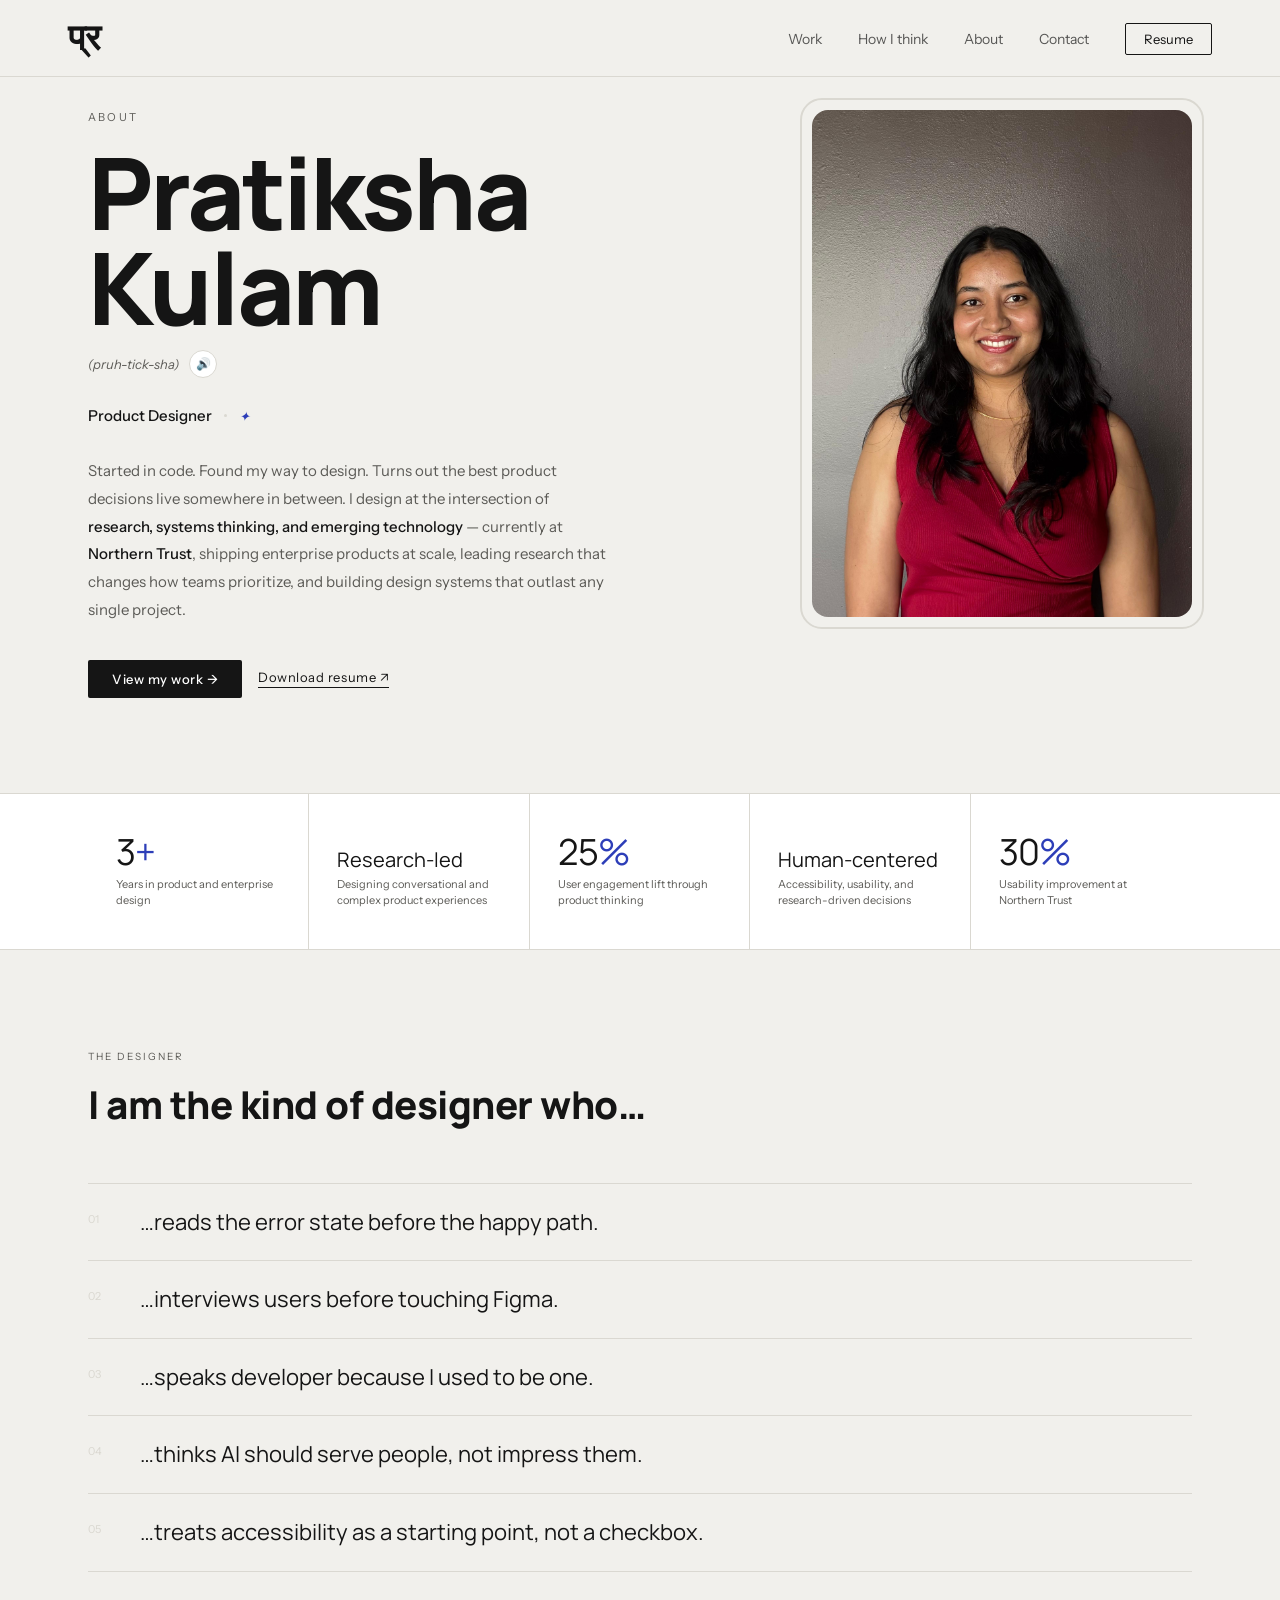
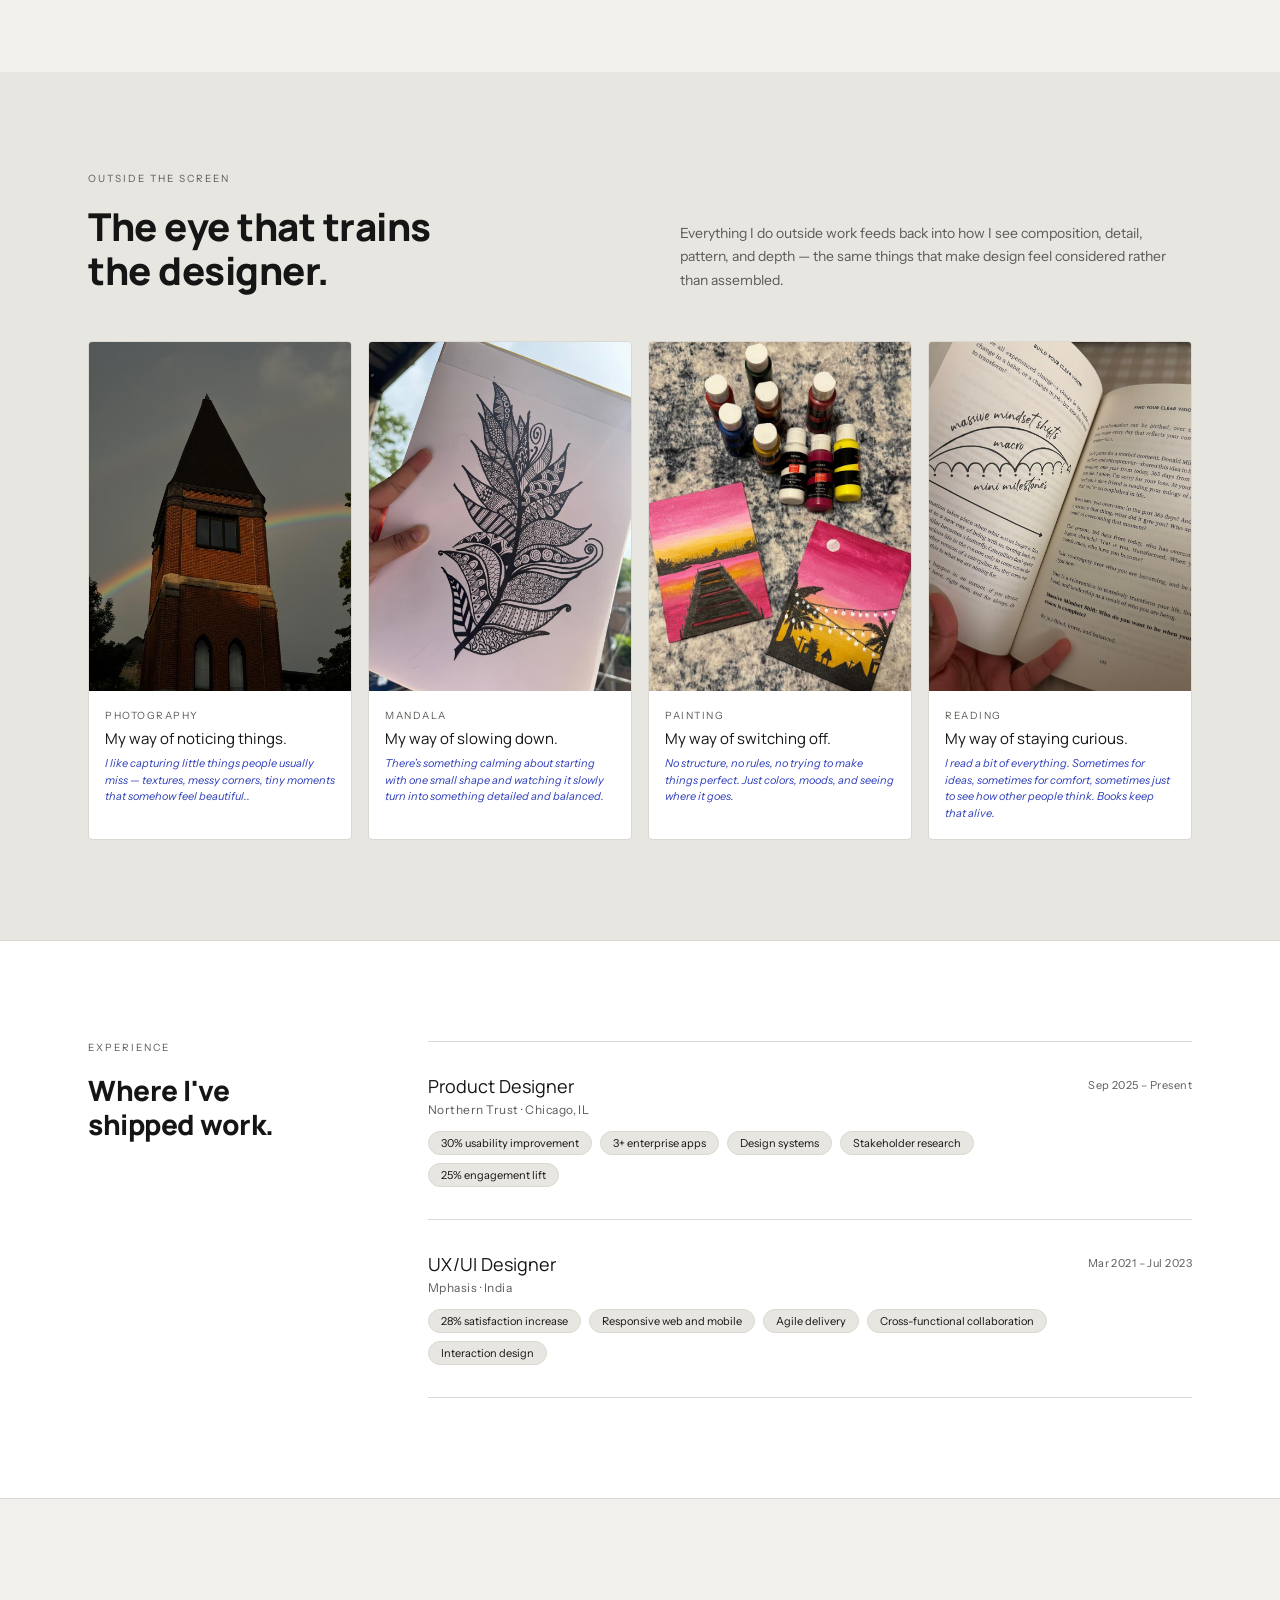
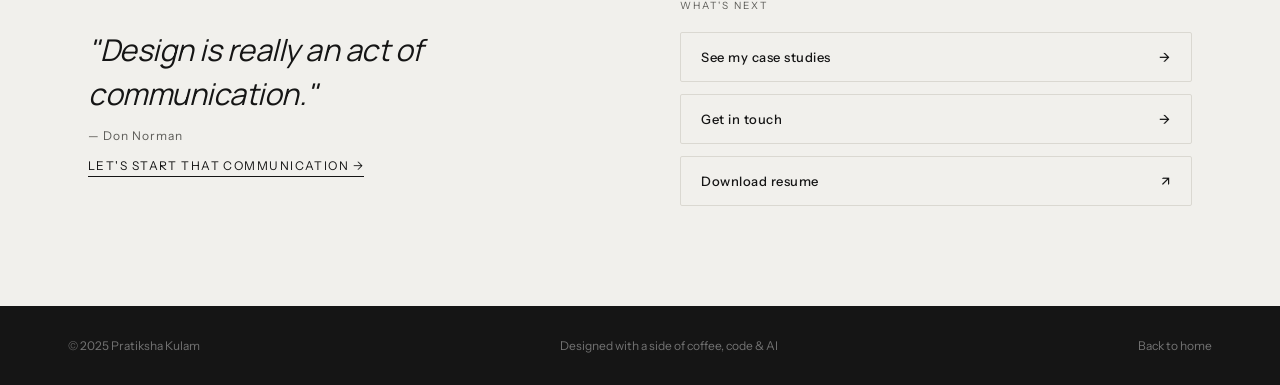
<file: about.html>
<!DOCTYPE html>
<html lang="en">
<head>
  <meta charset="UTF-8" />
  <meta name="viewport" content="width=device-width, initial-scale=1.0" />
  <title>About — Pratiksha Kulam</title>
  <style>
    *, *::before, *::after { box-sizing: border-box; margin: 0; padding: 0; }

    :root {
      --bg: #F1F0EC;
      --black: #151515;
      --white: #FFFFFF;
      --gray-light: #E8E6E0;
      --gray-mid: #DAD8D1;
      --gray-text: #5C5B57;
      --gray-border: #DAD8D1;
      --accent: #2D3EB8;
      --font-heading: 'Manrope', ui-sans-serif, system-ui, sans-serif;
      --font-body: 'Instrument Sans', ui-sans-serif, system-ui, sans-serif;
    }

    html { scroll-behavior: smooth; }
    body {
      font-family: var(--font-body);
      background: var(--bg);
      color: var(--black);
      -webkit-font-smoothing: antialiased;
      overflow-x: hidden;
    }

    /* NAVBAR */
    nav {
      position: fixed;
      top: 0; left: 0; right: 0;
      z-index: 100;
      display: flex;
      align-items: center;
      justify-content: space-between;
      padding: 20px 68px;
      background: rgba(241,240,236,0.92);
      backdrop-filter: blur(12px);
      border-bottom: 1px solid var(--gray-mid);
    }
    .nav-logo {
      font-family: var(--font-heading);
      font-size: 36px;
      font-weight: 700;
      color: var(--black);
      text-decoration: none;
      letter-spacing: -0.5px;
      line-height: 1;
    }
    .nav-links {
      display: flex;
      align-items: center;
      gap: 36px;
      list-style: none;
      padding: 0; margin: 0;
    }
    .nav-links a {
      font-size: 14px;
      color: var(--black);
      text-decoration: none;
      opacity: 0.7;
      transition: opacity 0.2s;
    }
    .nav-links a:hover { opacity: 1; }
    .nav-resume {
      font-size: 13px !important;
      opacity: 1 !important;
      border: 1px solid var(--black);
      padding: 7px 18px;
      border-radius: 2px;
    }

    /* HERO */
    .hero {
      padding: 110px 0 95px;
      background: var(--bg);
    }
    .hero-inner {
      max-width: 1200px;
      margin: 0 auto;
      padding: 0 48px;
      display: grid;
      grid-template-columns: 1fr 380px;
      gap: 80px;
      align-items: start;
    }
    .hero-tag {
      font-size: 11px;
      letter-spacing: 0.2em;
      text-transform: uppercase;
      color: var(--gray-text);
      margin-bottom: 20px;
      display: block;
    }
    .hero-name {
      font-family: var(--font-heading);
      font-size: clamp(56px, 8vw, 100px);
      color: var(--black);
      line-height: 0.95;
      letter-spacing: -3px;
      font-weight: normal;
      margin-bottom: 16px;
    }
    .pronunciation-row {
      display: flex;
      align-items: center;
      gap: 10px;
      margin-bottom: 28px;
    }
    .pronunciation-text {
      font-size: 13px;
      color: var(--gray-text);
      font-style: italic;
    }
    .speak-btn {
      width: 28px; height: 28px;
      border-radius: 50%;
      border: 1px solid var(--gray-border);
      background: var(--white);
      cursor: pointer;
      display: flex;
      align-items: center;
      justify-content: center;
      font-size: 12px;
      transition: all 0.2s;
    }
    .speak-btn:hover { border-color: var(--black); background: var(--gray-light); }
    .speak-btn.playing { border-color: var(--accent); }
    .title-row {
      display: flex;
      align-items: center;
      gap: 12px;
      margin-bottom: 32px;
      flex-wrap: wrap;
    }
    .title-main { font-size: 15px; font-weight: 500; color: var(--black); }
    .title-dot { width: 3px; height: 3px; border-radius: 50%; background: var(--gray-border); }
    .title-fun { font-size: 13px; color: var(--gray-text); font-style: italic; }
    .accent-text { color: var(--accent); }
    .hero-bio {
      font-size: 15px;
      color: var(--gray-text);
      line-height: 1.85;
      max-width: 520px;
      margin-bottom: 36px;
    }
    .hero-bio strong { color: var(--black); font-weight: 500; }
    .hero-btns { display: flex; gap: 16px; align-items: center; }
    .btn-primary {
      background: var(--black);
      color: var(--white);
      padding: 11px 24px;
      border-radius: 2px;
      font-size: 13px;
      font-weight: 500;
      text-decoration: none;
      letter-spacing: 0.04em;
      transition: opacity 0.2s;
    }
    .btn-primary:hover { opacity: 0.75; }
    .btn-secondary {
      color: var(--black);
      font-size: 13px;
      text-decoration: none;
      border-bottom: 1px solid var(--black);
      padding-bottom: 2px;
      letter-spacing: 0.04em;
      transition: opacity 0.2s;
    }
    .btn-secondary:hover { opacity: 0.5; }

    /* PHOTO */
    .photo-img { width: 100%; aspect-ratio: 3/4; object-fit: cover; display: block; }
    .photo-placeholder {
      width: 100%;
      aspect-ratio: 3/4;
      background: var(--gray-mid);
      display: flex;
      align-items: center;
      justify-content: center;
    }
    .photo-placeholder span { font-size: 12px; color: var(--gray-text); font-style: italic; text-align: center; padding: 0 20px; }
    .photo-badge {
      position: absolute;
      bottom: 16px; left: 16px;
      background: rgba(241,240,236,0.92);
      backdrop-filter: blur(8px);
      padding: 7px 14px;
      font-size: 11px;
      letter-spacing: 0.1em;
      text-transform: uppercase;
      color: var(--black);
    }

/* FLIP CARD */
.flip-wrap {
  position: relative;
  width: 380px;
  margin-right: 60px;
}
.flip-wrap::before {
  content: '';
  position: absolute;
  top: -12px;
  left: -12px;
  right: -12px;
  bottom: -12px;
  border: 2.5px solid var(--gray-border);
  border-radius: 22px;
  z-index: 0;
  pointer-events: none;
}
    
.flip-card {
  width: 100%;
  aspect-ratio: 3/4;
  position: relative;
  border-radius: 16px;
  overflow: visible;
}
.flip-card-front,
.flip-card-back {
  position: absolute;
  top: 0; left: 0;
  width: 100%;
  height: 100%;
  overflow: visible;
  border-radius: 16px;
  transition: opacity 0.4s ease;
}
.flip-card-front img,
.flip-card-back img {
  border-radius: 16px;
}
.flip-card-front { opacity: 1; z-index: 2; }
.flip-card-back { opacity: 0; z-index: 1; }
.flip-wrap:hover .flip-card-front { opacity: 0; z-index: 1; }
.flip-wrap:hover .flip-card-back { opacity: 1; z-index: 2; }
.flip-card-back .bubble { transform: none; }
.photo-img {
  width: 100%;
  height: 100%;
  object-fit: cover;
  display: block;
  border-radius: 16px;
}

/* BUBBLES — iMessage style */
.bubble {
  position: absolute;
  padding: 9px 14px;
  font-size: 12px;
  font-family: var(--font-body);
  white-space: nowrap;
  box-shadow: 0 2px 12px rgba(0,0,0,0.10);
  animation: floatBubble 3s ease-in-out infinite;
  z-index: 10;
  border-radius: 18px;
  line-height: 1.3;
}

/* received — gray, tail on left */
.bubble.received {
  background: #DAD8D1;
  color: var(--black);
  border-bottom-left-radius: 4px;
}
.bubble.received::before {
  content: '';
  position: absolute;
  bottom: 0; left: -6px;
  width: 12px; height: 12px;
  background: #DAD8D1;
  clip-path: polygon(100% 0, 100% 100%, 0 100%);
}

/* sent — black, tail on right */
.bubble.sent {
  background: var(--black);
  color: var(--white);
  border-bottom-right-radius: 4px;
}
.bubble.sent::before {
  content: '';
  position: absolute;
  bottom: 0; right: -6px;
  width: 12px; height: 12px;
  background: var(--black);
  clip-path: polygon(0 0, 0 100%, 100% 100%);
}

/* positions — all kept inside viewport */
.b1 {
  top: 6%;
  right: -10%;
  animation-delay: 0s;
  animation-duration: 3.2s;
}
.b2 {
  top: 35%;
  left: -5%;
  animation-delay: 0.6s;
  animation-duration: 3.8s;
}
.b3 {
  bottom: 30%;
  right: -8%;
  animation-delay: 1.1s;
  animation-duration: 3.5s;
}
.b4 {
  bottom: 8%;
  left: -3%;
  animation-delay: 0.3s;
  animation-duration: 4s;
}

@keyframes floatBubble {
  0%   { transform: translateY(0px); }
  50%  { transform: translateY(-7px); }
  100% { transform: translateY(0px); }
}

    /* IMPACT BAR */
    .impact-bar {
      border-top: 1px solid var(--gray-mid);
      border-bottom: 1px solid var(--gray-mid);
      background: var(--white);
    }
    .impact-grid {
      max-width: 1200px;
      margin: 0 auto;
      padding: 0 48px;
      display: grid;
      grid-template-columns: repeat(5, 1fr);
    }
    .impact-cell {
      padding: 40px 28px;
      border-right: 1px solid var(--gray-mid);
    }
    .impact-cell:last-child { border-right: none; }
    .impact-num {
      font-family: var(--font-heading);
      font-size: 36px;
      color: var(--black);
      line-height: 1;
      margin-bottom: 6px;
      letter-spacing: -1px;
    }
    .impact-num em { font-style: normal; color: var(--accent); }
    .impact-label { font-size: 11px; color: var(--gray-text); line-height: 1.5; }

    /* I AM SECTION */
    .iam-section { padding: 100px 0; background: var(--bg); }
    .iam-inner { max-width: 1200px; margin: 0 auto; padding: 0 48px; }
    .section-label {
      font-size: 10px;
      letter-spacing: 0.2em;
      text-transform: uppercase;
      color: var(--gray-text);
      margin-bottom: 20px;
      display: block;
    }
    .iam-heading {
      font-family: var(--font-heading);
      font-size: clamp(28px, 3vw, 40px);
      color: var(--black);
      line-height: 1.15;
      letter-spacing: -0.5px;
      margin-bottom: 56px;
    }
    .iam-lines { display: flex; flex-direction: column; }
    .iam-line {
      display: grid;
      grid-template-columns: 32px 1fr;
      gap: 20px;
      align-items: start;
      padding: 24px 0;
      border-bottom: 1px solid var(--gray-mid);
      cursor: default;
    }
    .iam-line:first-child { border-top: 1px solid var(--gray-mid); }
    .iam-line:hover { background: var(--gray-light); padding: 24px 20px; margin: 0 -20px; }
    .iam-num { font-size: 11px; color: var(--gray-border); padding-top: 4px; }
    .iam-statement {
      font-family: var(--font-heading);
      font-size: clamp(17px, 1.8vw, 22px);
      color: var(--black);
      line-height: 1.3;
    }
    .iam-sub {
      font-size: 13px;
      color: var(--gray-text);
      line-height: 1.6;
      max-width: 580px;
      max-height: 0;
      overflow: hidden;
      opacity: 0;
      margin-top: 0;
      transition: max-height 0.35s ease, opacity 0.35s ease, margin-top 0.35s;
    }
    .iam-line:hover .iam-sub {
      max-height: 80px;
      opacity: 1;
      margin-top: 8px;
    }

    /* OUTSIDE SECTION */
    .outside-section { padding: 100px 0; background: var(--gray-light); }
    .outside-inner { max-width: 1200px; margin: 0 auto; padding: 0 48px; }
    .outside-header {
      display: grid;
      grid-template-columns: 1fr 1fr;
      gap: 80px;
      align-items: end;
      margin-bottom: 48px;
    }
    .outside-heading {
      font-family: var(--font-heading);
      font-size: clamp(28px, 3vw, 40px);
      color: var(--black);
      line-height: 1.15;
      letter-spacing: -0.5px;
    }
    .outside-intro { font-size: 14px; color: var(--gray-text); line-height: 1.7; }
    .outside-grid { display: grid; grid-template-columns: repeat(4, 1fr); gap: 16px; }
    .outside-card {
      background: var(--white);
      border: 1px solid var(--gray-border);
      border-radius: 4px;
      overflow: hidden;
      transition: transform 0.25s, box-shadow 0.25s;
    }
    .outside-card:hover { transform: translateY(-4px); box-shadow: 0 12px 32px rgba(0,0,0,0.07); }
    .outside-img { width: 100%; aspect-ratio: 3/4; object-fit: cover; display: block; }
    .outside-img-placeholder {
      width: 100%;
      aspect-ratio: 4/3;
      background: var(--gray-mid);
      display: flex;
      align-items: center;
      justify-content: center;
      font-size: 32px;
    }
    .outside-card-body { padding: 18px 16px; }
    .outside-card-tag { font-size: 10px; letter-spacing: 0.15em; text-transform: uppercase; color: var(--gray-text); margin-bottom: 6px; }
    .outside-card-title { font-family: var(--font-heading); font-size: 15px; color: var(--black); margin-bottom: 6px; }
    .outside-card-connect { font-size: 11px; color: var(--accent); font-style: italic; line-height: 1.5; }

    /* EXPERIENCE */
    .exp-section { padding: 100px 0; background: var(--white); border-top: 1px solid var(--gray-mid); }
    .exp-inner {
      max-width: 1200px;
      margin: 0 auto;
      padding: 0 48px;
      display: grid;
      grid-template-columns: 260px 1fr;
      gap: 80px;
    }
    .exp-heading {
      font-family: var(--font-heading);
      font-size: 28px;
      color: var(--black);
      line-height: 1.2;
      letter-spacing: -0.5px;
      position: sticky;
      top: 100px;
    }
    .exp-list { display: flex; flex-direction: column; }
    .exp-item {
      display: grid;
      grid-template-columns: 1fr auto;
      gap: 32px;
      padding: 32px 0;
      border-bottom: 1px solid var(--gray-mid);
    }
    .exp-item:first-child { border-top: 1px solid var(--gray-mid); }
    .exp-role { font-family: var(--font-heading); font-size: 18px; color: var(--black); margin-bottom: 4px; }
    .exp-company { font-size: 12px; color: var(--gray-text); letter-spacing: 0.04em; margin-bottom: 14px; }
    .exp-highlights { display: flex; flex-wrap: wrap; gap: 8px; }
    .exp-highlight {
      font-size: 11px;
      color: var(--black);
      background: var(--gray-light);
      border: 1px solid var(--gray-border);
      padding: 4px 12px;
      border-radius: 100px;
    }
    .exp-period { font-size: 11px; color: var(--gray-text); white-space: nowrap; letter-spacing: 0.04em; padding-top: 4px; }

    /* CLOSING */
    .quote-section { padding: 100px 0; background: var(--bg); border-top: 1px solid var(--gray-mid); }
    .quote-inner {
      max-width: 1200px;
      margin: 0 auto;
      padding: 0 48px;
      display: grid;
      grid-template-columns: 1fr 1fr;
      gap: 80px;
      align-items: center;
    }
    .quote-text {
      font-family: var(--font-heading);
      font-size: clamp(20px, 2.5vw, 30px);
      font-style: italic;
      color: var(--black);
      line-height: 1.45;
      letter-spacing: -0.5px;
      display: flex;
      flex-direction: column;
      gap: 12px;
    }
    .quote-text em { color: var(--accent); font-style: normal; }
    .quote-cite {
      font-family: var(--font-body);
      font-size: 12px;
      font-style: normal;
      color: var(--gray-text);
      letter-spacing: 0.08em;
    }
    .quote-invite {
      font-family: var(--font-body);
      font-size: 12px;
      font-style: normal;
      color: var(--black);
      letter-spacing: 0.12em;
      text-transform: uppercase;
      border-bottom: 1px solid var(--black);
      padding-bottom: 2px;
      align-self: flex-start;
      cursor: pointer;
    }
    .quote-cta-label { font-size: 10px; letter-spacing: 0.2em; text-transform: uppercase; color: var(--gray-text); margin-bottom: 20px; }
    .quote-cta-links { display: flex; flex-direction: column; gap: 12px; }
    .quote-link {
      display: flex;
      align-items: center;
      justify-content: space-between;
      padding: 16px 20px;
      border: 1px solid var(--gray-border);
      border-radius: 2px;
      text-decoration: none;
      color: var(--black);
      font-size: 13px;
      font-weight: 500;
      letter-spacing: 0.04em;
      transition: background 0.2s, border-color 0.2s, color 0.2s;
    }
    .quote-link:hover { background: var(--black); color: var(--white); border-color: var(--black); }

    /* FOOTER */
    footer {
      background: var(--black);
      color: rgba(255,255,255,0.4);
      padding: 32px 68px;
      display: flex;
      align-items: center;
      justify-content: space-between;
      font-size: 12px;
    }
    footer a { color: rgba(255,255,255,0.4); text-decoration: none; }
    footer a:hover { color: rgba(255,255,255,0.7); }

    /* FADE IN */
    .fade-in {
      opacity: 0;
      transform: translateY(22px);
      transition: opacity 0.65s ease, transform 0.65s ease;
    }
    .fade-in.visible { opacity: 1; transform: translateY(0); }

    /* RESPONSIVE */
    @media (max-width: 1024px) {
      nav { padding: 18px 32px; }
      .hero-inner { grid-template-columns: 1fr; gap: 48px; }
      .hero-photo { max-width: 340px; }
      .impact-grid { grid-template-columns: repeat(3, 1fr); }
      .impact-cell:nth-child(3) { border-right: none; }
      .impact-cell:nth-child(4) { border-top: 1px solid var(--gray-mid); }
      .outside-header { grid-template-columns: 1fr; gap: 20px; }
      .outside-grid { grid-template-columns: 1fr 1fr; }
      .exp-inner { grid-template-columns: 1fr; gap: 40px; }
      .exp-heading { position: static; }
      .quote-inner { grid-template-columns: 1fr; gap: 40px; }
    }
    @media (max-width: 640px) {
      nav { padding: 16px 20px; }
      .nav-links { gap: 20px; }
      .hero-inner, .iam-inner, .outside-inner, .exp-inner, .quote-inner { padding: 0 24px; }
      .impact-grid { grid-template-columns: 1fr 1fr; padding: 0 24px; }
      .outside-grid { grid-template-columns: 1fr 1fr; }
      footer { padding: 24px; flex-direction: column; gap: 8px; text-align: center; }
    }
  </style>
  <link rel="stylesheet" href="motion.css">
<link rel="preconnect" href="https://fonts.googleapis.com"><link rel="preconnect" href="https://fonts.gstatic.com" crossorigin><link href="https://fonts.googleapis.com/css2?family=Manrope:wght@600;700;800&family=Instrument+Sans:wght@400;500;600&family=Caveat:wght@500;600&display=swap" rel="stylesheet">
<style>
  /* landing-page design system overrides */
  body { font-size: 17px; -webkit-font-smoothing: antialiased; --m-accent: var(--accent); }
  h1, h2, h3, h4 { font-weight: 800 !important; letter-spacing: -0.03em; }
  h3, h4 { font-weight: 700 !important; letter-spacing: -0.02em; }
  h1 em, h2 em, h3 em, h4 em, .hero-title em { font-style: normal; color: var(--accent); }
  nav [class*="logo"] { font-family: Georgia, serif !important; }
</style>
</head>
<body>

<nav>
  <a class="nav-logo" href="index.html">प्र</a>
  <ul class="nav-links">
    <li><a href="index.html#work">Work</a></li>
    <li><a href="index.html#think">How I think</a></li>
    <li><a href="about.html">About</a></li>
    <li><a href="index.html#contact">Contact</a></li>
    <li><a href="resume.pdf" class="nav-resume" data-magnetic>Resume</a></li>
  </ul>
</nav>

<section class="hero">
  <div class="hero-inner">
    <div class="fade-in">
      <span class="hero-tag">About</span>
      <h1 class="hero-name">Pratiksha<br>Kulam</h1>
      <div class="pronunciation-row">
        <span class="pronunciation-text">(pruh-tick-sha)</span>
        <button class="speak-btn" id="speakBtn" title="Hear my name" aria-label="Play name pronunciation">🔊</button>
      </div>
      <div class="title-row">
        <span class="title-main">Product Designer</span>
        <span class="title-dot"></span>
        <span class="title-fun"><span class="accent-text">✦</span></span>
      </div>
      <p class="hero-bio">
        Started in code. Found my way to design. Turns out the best product decisions live somewhere in between. I design at the intersection of <strong>research, systems thinking, and emerging technology</strong> — currently at <strong>Northern Trust</strong>, shipping enterprise products at scale, leading research that changes how teams prioritize, and building design systems that outlast any single project.
      </p>
      <div class="hero-btns">
        <a href="index.html#work" class="btn-primary">View my work →</a>
        <a href="resume.pdf" target="_blank" class="btn-secondary">Download resume ↗</a>
      </div>
    </div>
    <div class="flip-wrap fade-in" style="transition-delay:0.15s;">
      <div class="flip-card">
        <div class="flip-card-inner">

          <!-- FRONT -->
          <div class="flip-card-front">
            <img src="prof-me1.jpeg" alt="Pratiksha Kulam" class="photo-img" />
          </div>

          <!-- BACK -->
          <div class="flip-card-back">
            <img src="me2.jpeg" alt="Pratiksha having fun" class="photo-img" />
            <!-- bubbles outside frame -->
            <div class="bubble b1 received">Moment collector 📷</div>
            <div class="bubble b2 sent">Espresso dependent ☕</div>
            <div class="bubble b3 received">Serial burger explorer 🍔</div>
            <div class="bubble b4 sent">Unintentionally hilarious 😄</div>
          </div>

        </div>
      </div>
    </div>
  </div>
</section>

<div class="impact-bar fade-in">
  <div class="impact-grid">
    <div class="impact-cell">
      <p class="impact-num">3<em>+</em></p>
      <p class="impact-label">Years in product and enterprise design</p>
    </div>
    <div class="impact-cell">
      <p class="impact-num" style="font-size:20px;letter-spacing:0;padding-top:16px;">Research-led</p>
      <p class="impact-label">Designing conversational and complex product experiences</p>
    </div>
    <div class="impact-cell">
      <p class="impact-num">25<em>%</em></p>
      <p class="impact-label">User engagement lift through product thinking</p>
    </div>
    <div class="impact-cell">
      <p class="impact-num" style="font-size:20px;letter-spacing:0;padding-top:16px;">Human-centered</p>
      <p class="impact-label">Accessibility, usability, and research-driven decisions</p>
    </div>
    <div class="impact-cell">
      <p class="impact-num">30<em>%</em></p>
      <p class="impact-label">Usability improvement at Northern Trust</p>
     </div>
  </div>
</div>

<section class="iam-section">
  <div class="iam-inner fade-in">
    <span class="section-label">The designer</span>
    <h2 class="iam-heading">I am the kind of designer who…</h2>
    <div class="iam-lines">
      <div class="iam-line">
        <span class="iam-num">01</span>
        <div>
          <p class="iam-statement">…reads the error state before the happy path.</p>
          <p class="iam-sub">Edge cases aren't edge cases to real users. I design for the moment things go wrong because that's when trust is built or broken.</p>
        </div>
      </div>
      <div class="iam-line">
        <span class="iam-num">02</span>
        <div>
          <p class="iam-statement">…interviews users before touching Figma.</p>
          <p class="iam-sub">70% of my time is in research. Finding the right problem is half the solution, the other half is making sure you've actually talked to the people who have it.</p>
        </div>
      </div>
      <div class="iam-line">
        <span class="iam-num">03</span>
        <div>
          <p class="iam-statement">…speaks developer because I used to be one.</p>
          <p class="iam-sub">CS degree + frontend experience means I design with implementation in mind and hand off without surprises.</p>
        </div>
      </div>
      <div class="iam-line">
        <span class="iam-num">04</span>
        <div>
          <p class="iam-statement">…thinks AI should serve people, not impress them.</p>
          <p class="iam-sub">I design for LLM-integrated experiences and conversational UI, not because it's trendy, but because that's where the hardest UX problems are right now.</p>
        </div>
      </div>
      <div class="iam-line">
        <span class="iam-num">05</span>
        <div>
          <p class="iam-statement">…treats accessibility as a starting point, not a checkbox.</p>
          <p class="iam-sub">WCAG compliance, screen reader logic, keyboard navigation baked in from day one. If it doesn't work for everyone, it's not done.</p>
        </div>
      </div>
    </div>
  </div>
</section>

<section class="outside-section">
  <div class="outside-inner fade-in">
    <div class="outside-header">
      <div>
        <span class="section-label">Outside the screen</span>
        <h2 class="outside-heading">The eye that trains<br>the designer.</h2>
      </div>
      <p class="outside-intro">Everything I do outside work feeds back into how I see composition, detail, pattern, and depth — the same things that make design feel considered rather than assembled.</p>
    </div>
    <div class="outside-grid">
      <div class="outside-card">
        <img src="photography.jpeg" alt="Photography" class="outside-img" />
        <div class="outside-card-body">
          <p class="outside-card-tag">Photography</p>
          <p class="outside-card-title">My way of noticing things.</p>
          <p class="outside-card-connect">I like capturing little things people usually miss — textures, messy corners, tiny moments that somehow feel beautiful..</p>
        </div>
      </div>
      <div class="outside-card">
        <img src="mandala.jpeg" alt="Mandala" class="outside-img" />
        <div class="outside-card-body">
          <p class="outside-card-tag">Mandala</p>
          <p class="outside-card-title">My way of slowing down.</p>
          <p class="outside-card-connect">There’s something calming about starting with one small shape and watching it slowly turn into something detailed and balanced.</p>
        </div>
      </div>
      <div class="outside-card">
        <img src="painting.jpeg" alt="Painting" class="outside-img" />
        <div class="outside-card-body">
          <p class="outside-card-tag">Painting</p>
          <p class="outside-card-title">My way of switching off.</p>
          <p class="outside-card-connect">No structure, no rules, no trying to make things perfect. Just colors, moods, and seeing where it goes.</p>
        </div>
      </div>
      <div class="outside-card">
        <img src="reading.jpeg" alt="Reading" class="outside-img" />
        <div class="outside-card-body">
          <p class="outside-card-tag">Reading</p>
          <p class="outside-card-title">My way of staying curious.</p>
          <p class="outside-card-connect">I read a bit of everything. Sometimes for ideas, sometimes for comfort, sometimes just to see how other people think. Books keep that alive.</p>
        </div>
      </div>
      </div>
    </div>
  </div>
</section>

<section class="exp-section">
  <div class="exp-inner fade-in">
    <div>
      <span class="section-label">Experience</span>
      <h2 class="exp-heading">Where I've<br>shipped work.</h2>
    </div>
    <div class="exp-list">
      <div class="exp-item">
        <div>
          <p class="exp-role">Product Designer</p>
          <p class="exp-company">Northern Trust · Chicago, IL</p>
          <div class="exp-highlights">
            <span class="exp-highlight">30% usability improvement</span>
            <span class="exp-highlight">3+ enterprise apps</span>
            <span class="exp-highlight">Design systems</span>
            <span class="exp-highlight">Stakeholder research</span>
            <span class="exp-highlight">25% engagement lift</span>
          </div>
        </div>
        <p class="exp-period">Sep 2025 – Present</p>
      </div>
      <div class="exp-item">
        <div>
          <p class="exp-role">UX/UI Designer</p>
          <p class="exp-company">Mphasis · India</p>
          <div class="exp-highlights">
            <span class="exp-highlight">28% satisfaction increase</span>
            <span class="exp-highlight">Responsive web and mobile</span>
            <span class="exp-highlight">Agile delivery</span>
            <span class="exp-highlight">Cross-functional collaboration</span>
            <span class="exp-highlight">Interaction design</span>
          </div>
        </div>
        <p class="exp-period">Mar 2021 – Jul 2023</p>
      </div>
    </div>
  </div>
</section>

<section class="quote-section">
  <div class="quote-inner fade-in">
    <blockquote class="quote-text">
      "Design is really an act of communication."
      <cite class="quote-cite">— Don Norman</cite>
      <span class="quote-invite">Let's start that communication →</span>
    </blockquote>
    <div>
      <p class="quote-cta-label">What's next</p>
      <div class="quote-cta-links">
        <a href="index.html#work" class="quote-link"><span>See my case studies</span><span>→</span></a>
        <a href="mailto:pratiksham.kulam@gmail.com" class="quote-link"><span>Get in touch</span><span>→</span></a>
        <a href="resume.pdf" target="_blank" class="quote-link"><span>Download resume</span><span>↗</span></a>
      </div>
    </div>
  </div>
</section>

<footer>
  <span>© 2025 Pratiksha Kulam</span>
  <span>Designed with a side of coffee, code & AI</span>
  <span><a href="index.html">Back to home</a></span>
</footer>

<script>
  const observer = new IntersectionObserver((entries) => {
    entries.forEach(el => {
      if (el.isIntersecting) {
        el.target.classList.add('visible');
        observer.unobserve(el.target);
      }
    });
  }, { threshold: 0.06 });
  document.querySelectorAll('.fade-in').forEach(el => observer.observe(el));

  const speakBtn = document.getElementById('speakBtn');
  speakBtn.addEventListener('click', () => {
    if ('speechSynthesis' in window) {
      window.speechSynthesis.cancel();
      const utter = new SpeechSynthesisUtterance('Pruh tick sha');
      utter.rate = 0.75;
      utter.pitch = 1.05;
      utter.lang = 'en-US';
      speakBtn.classList.add('playing');
      utter.onend = () => speakBtn.classList.remove('playing');
      window.speechSynthesis.speak(utter);
    }
  });
</script>
<script src="motion.js"></script>
</body>
</html>
</file>
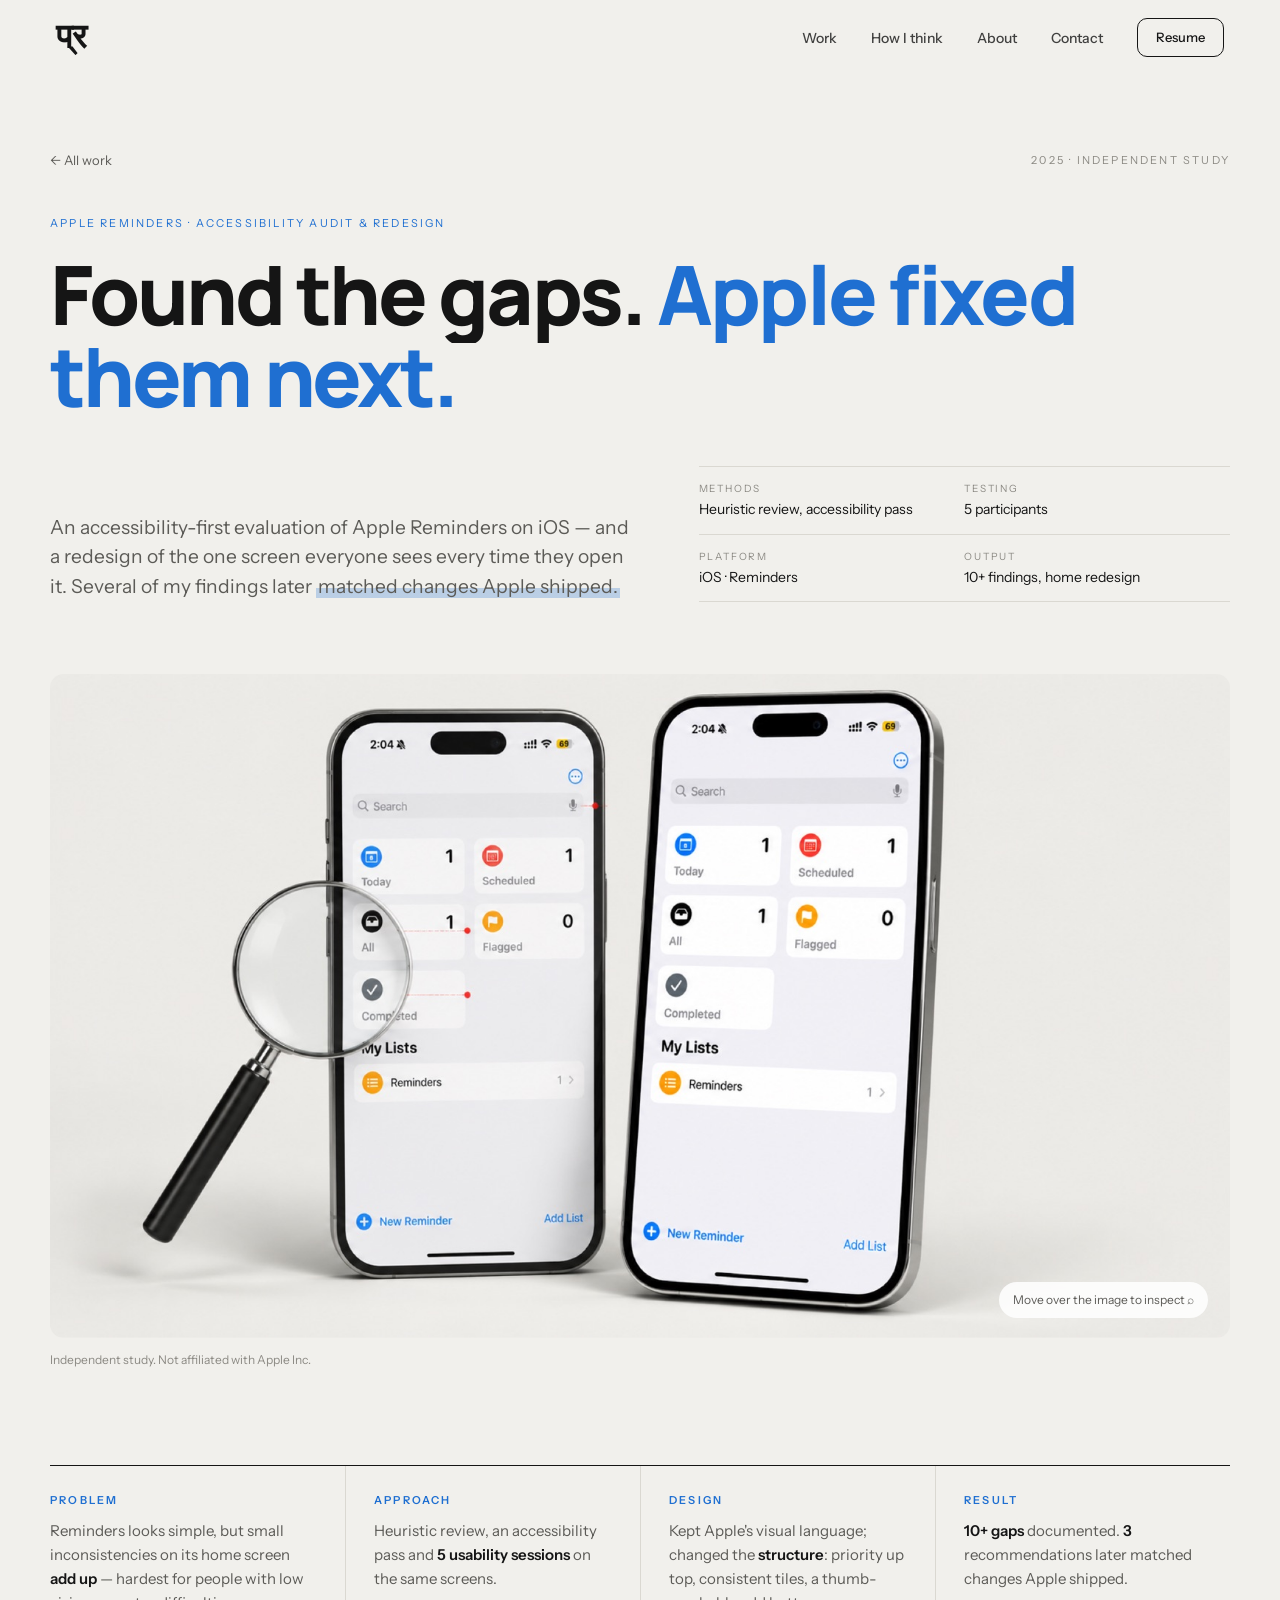
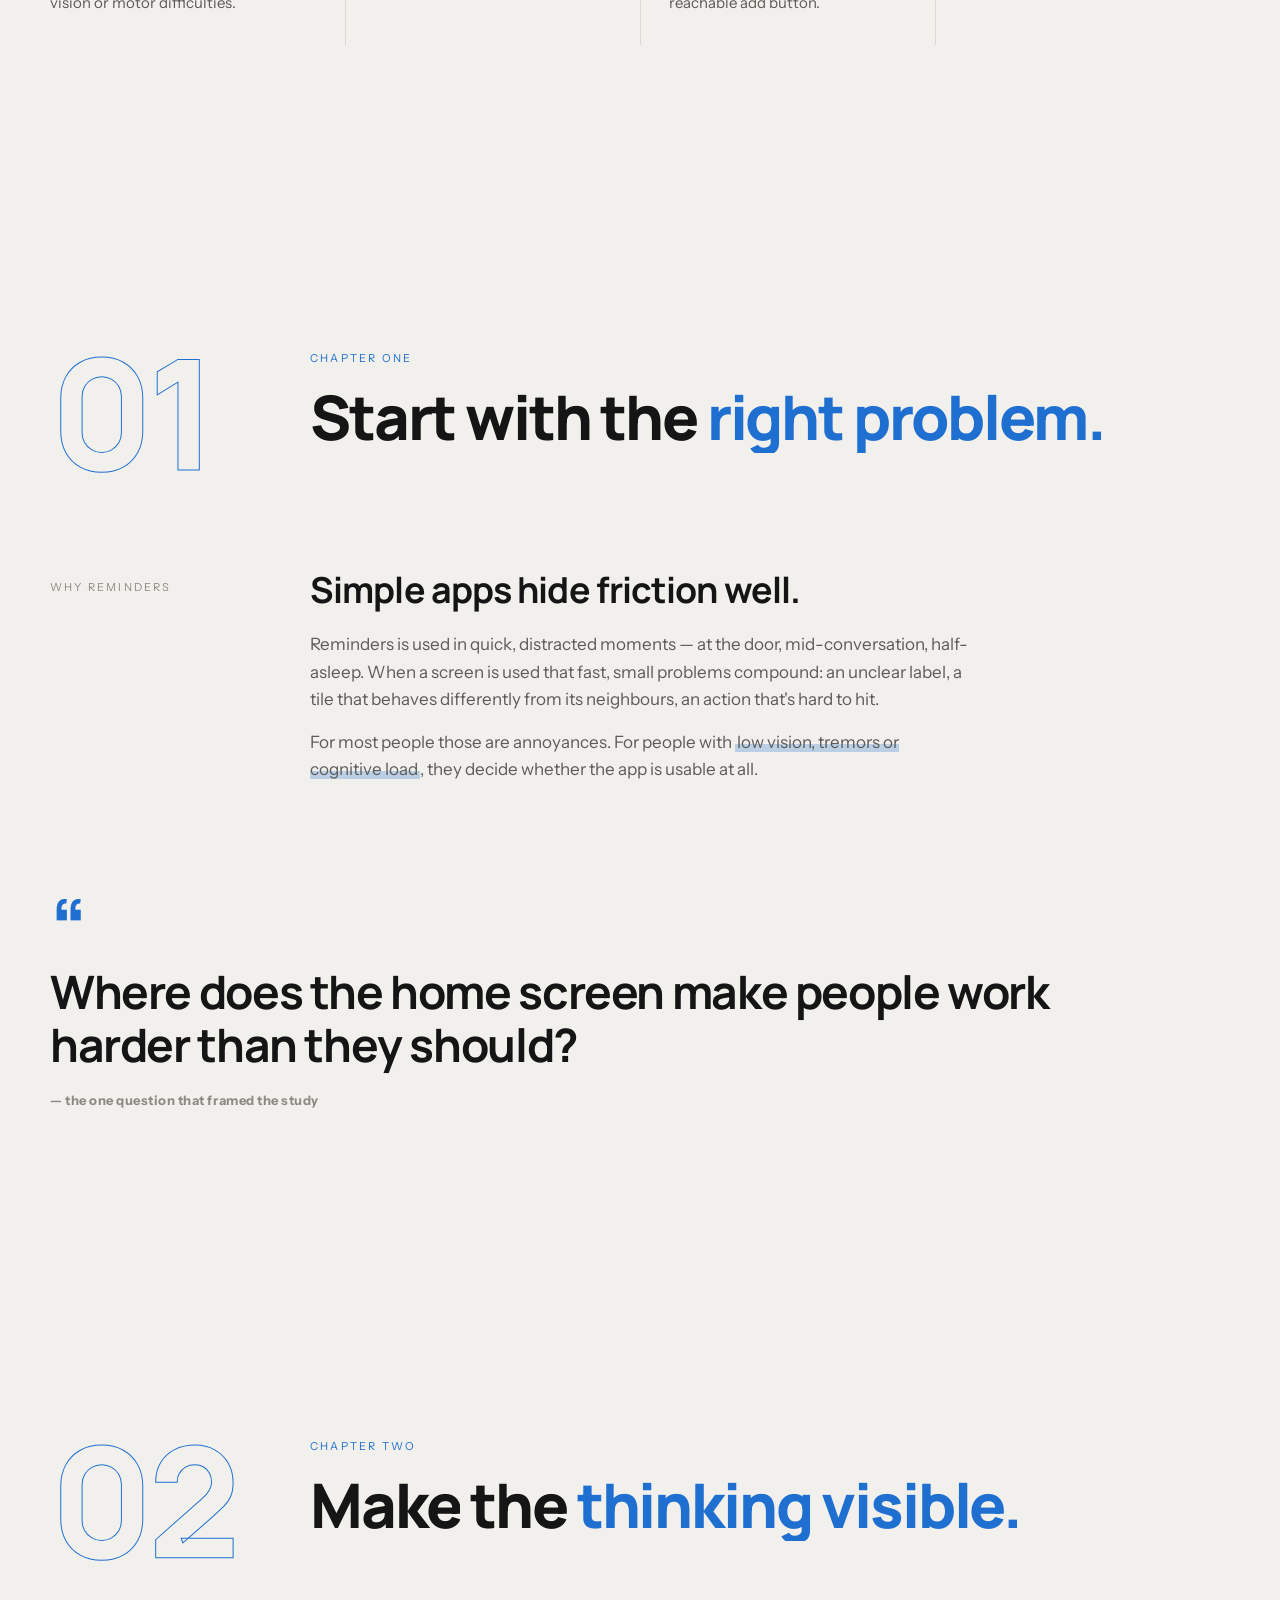
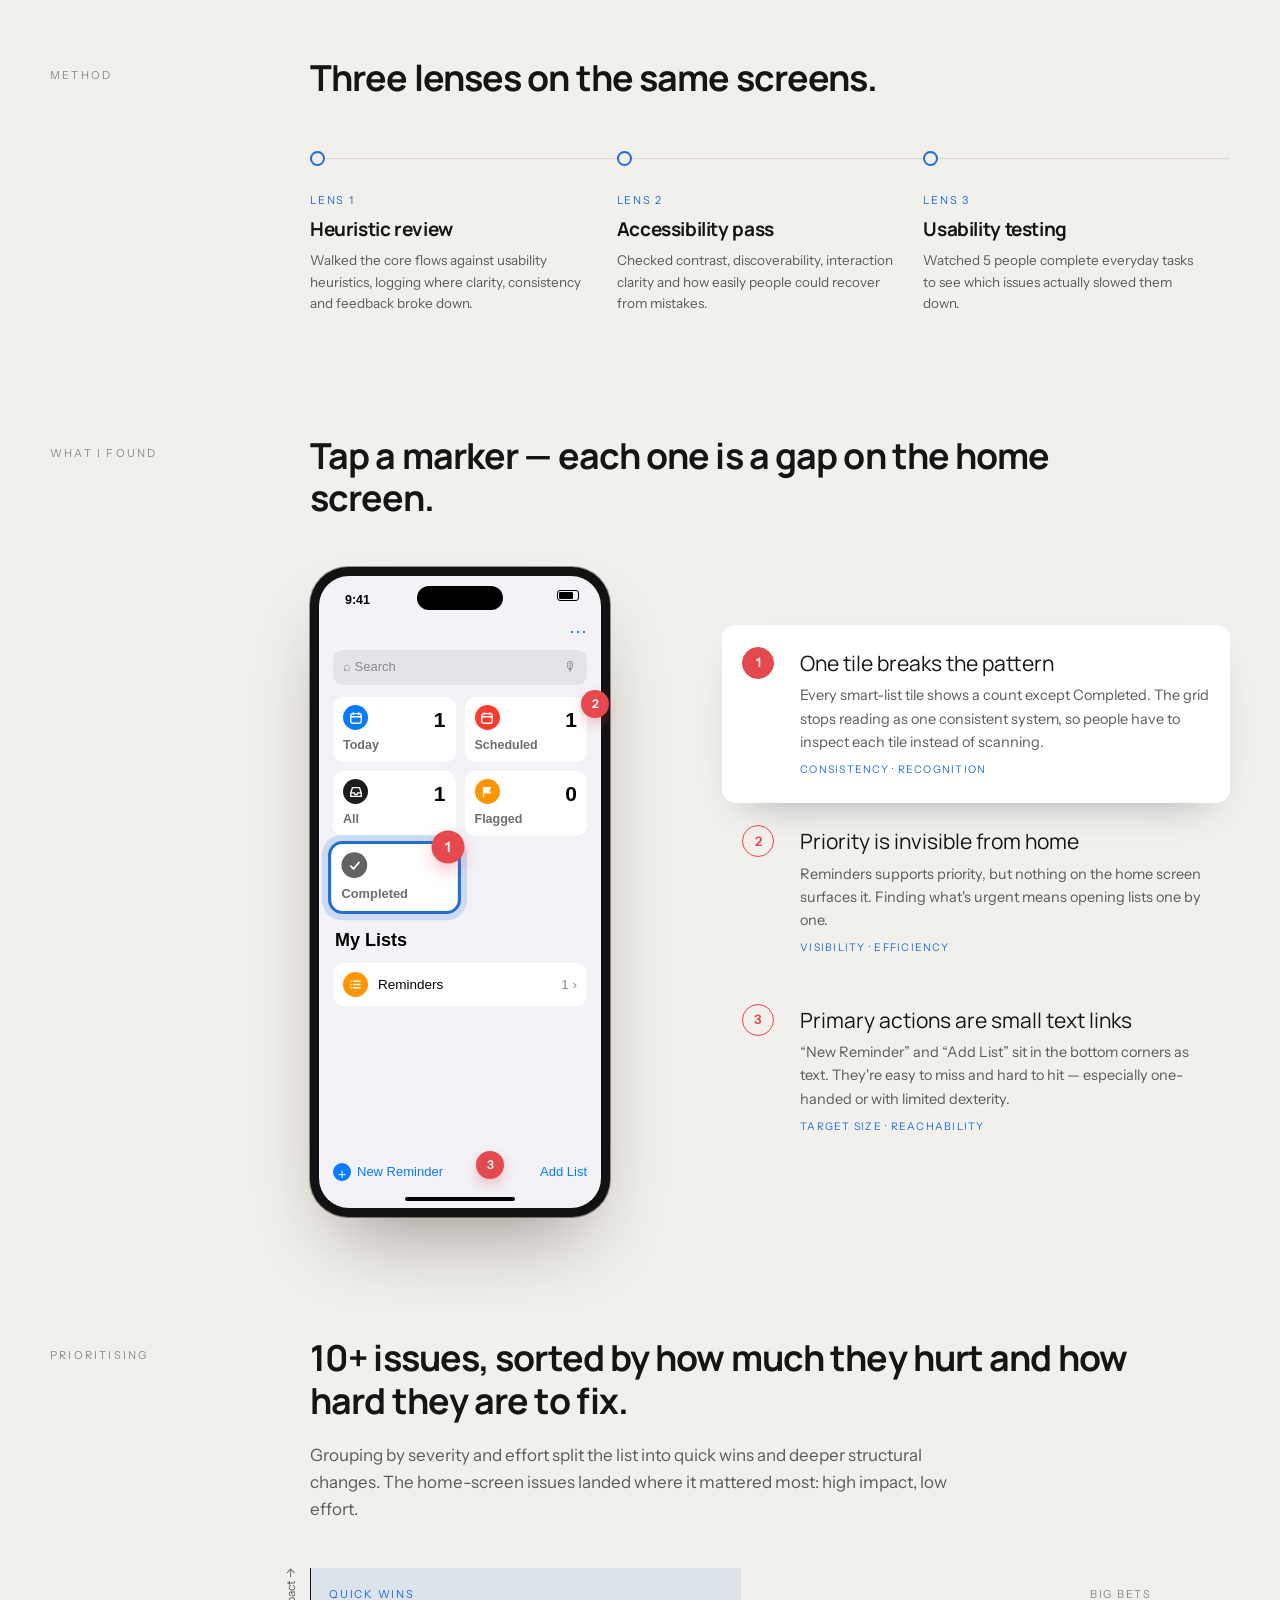
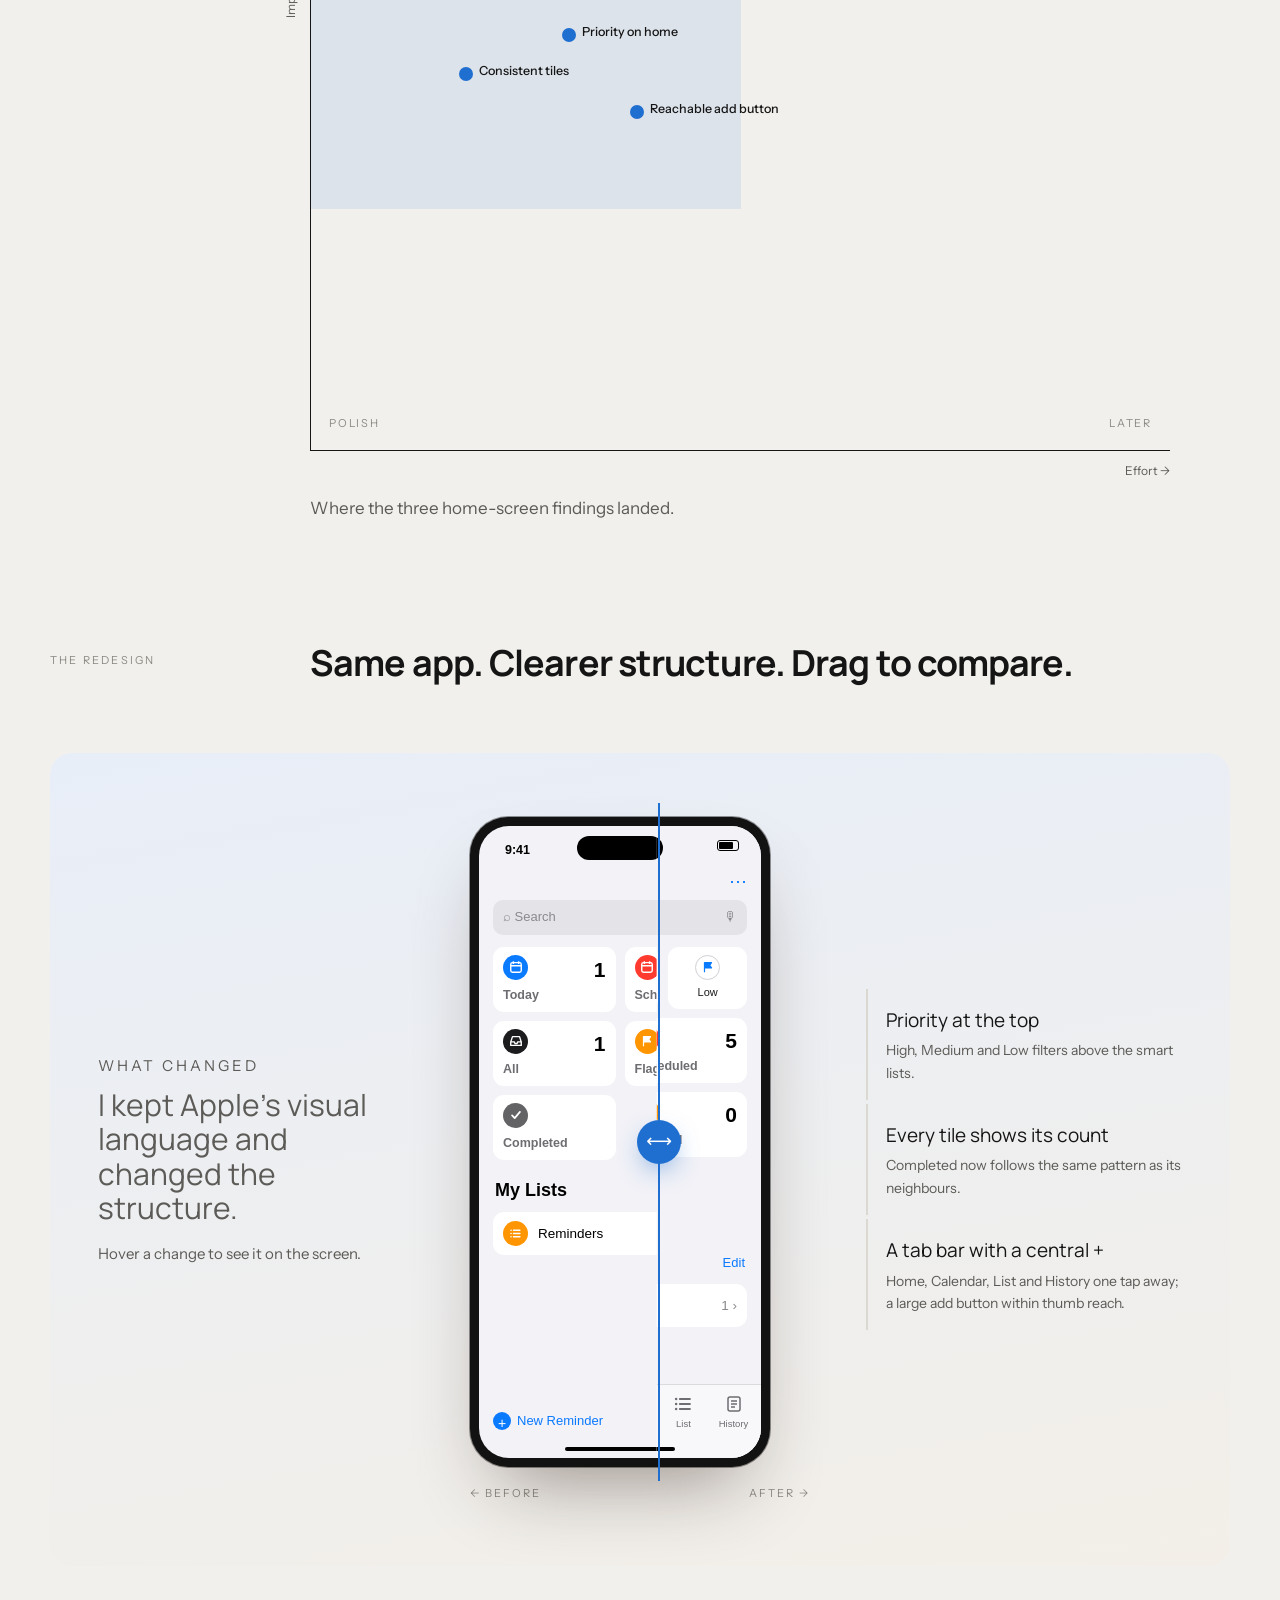
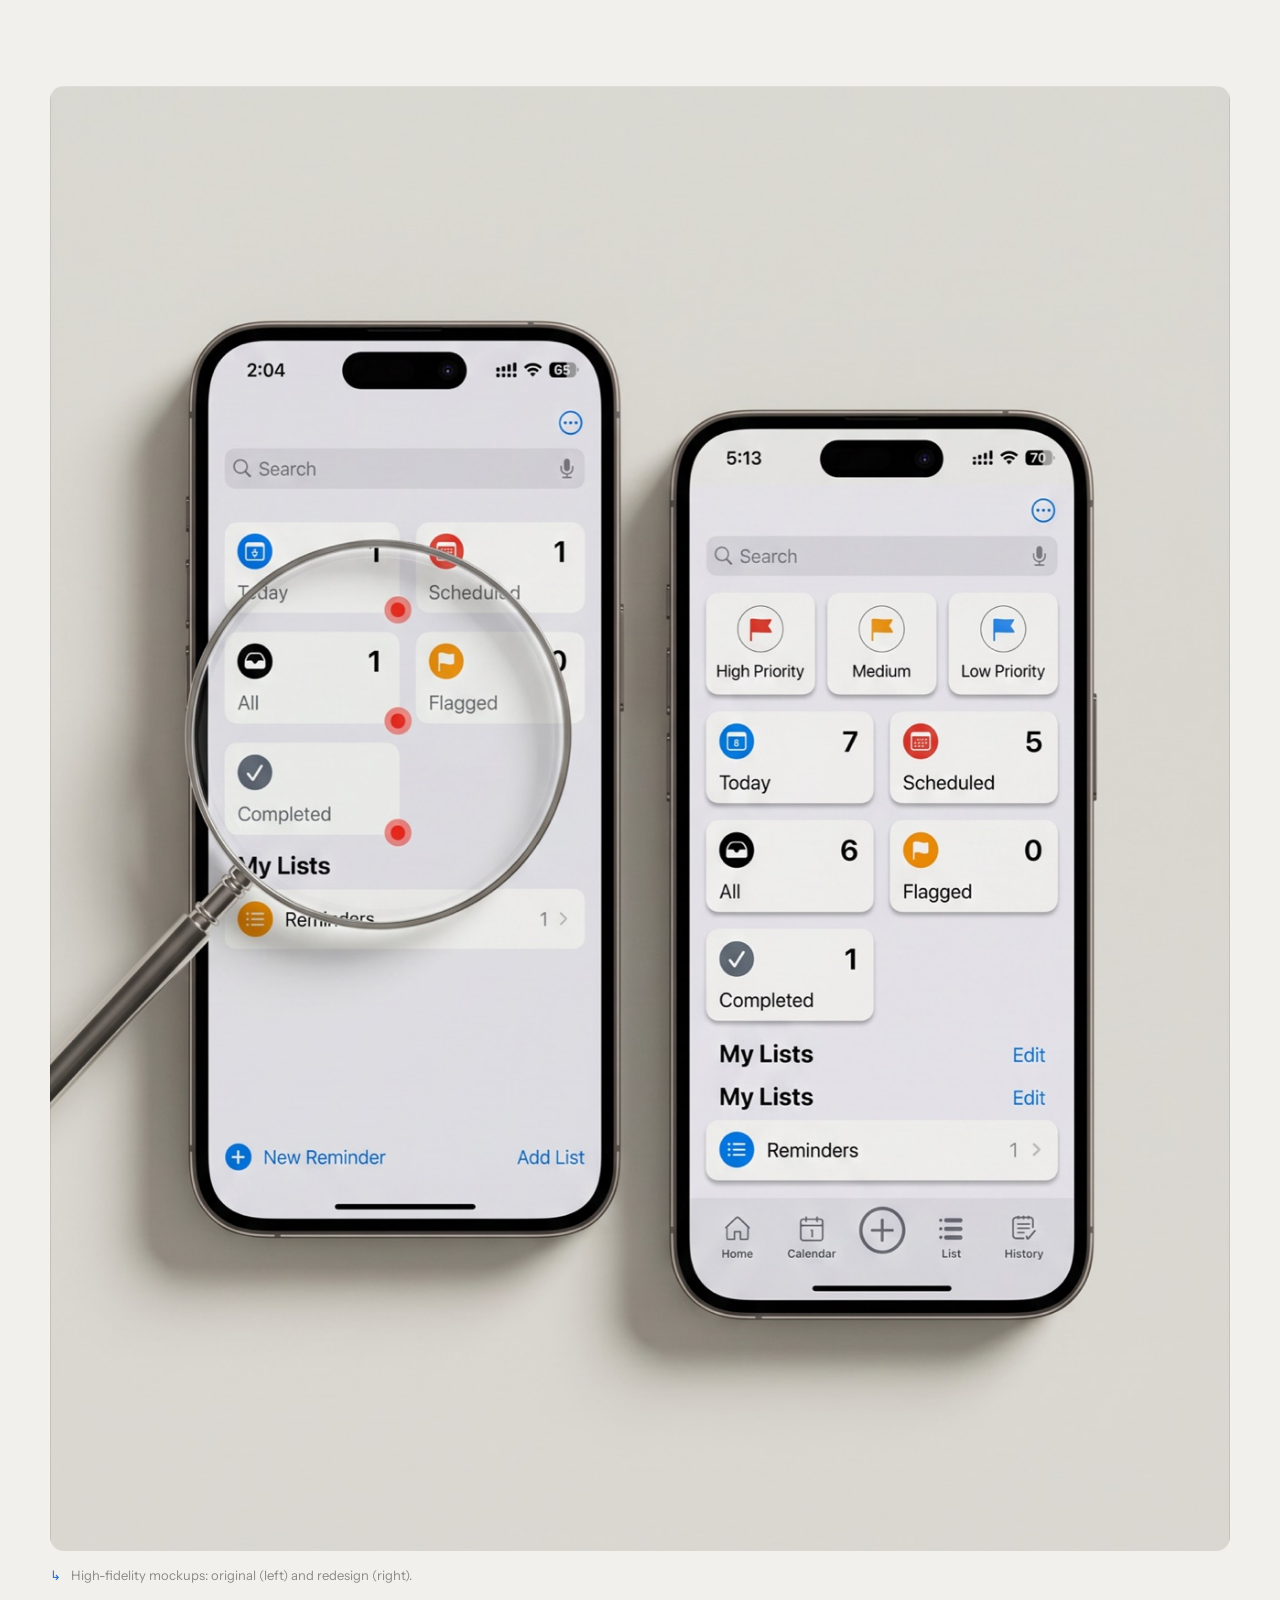
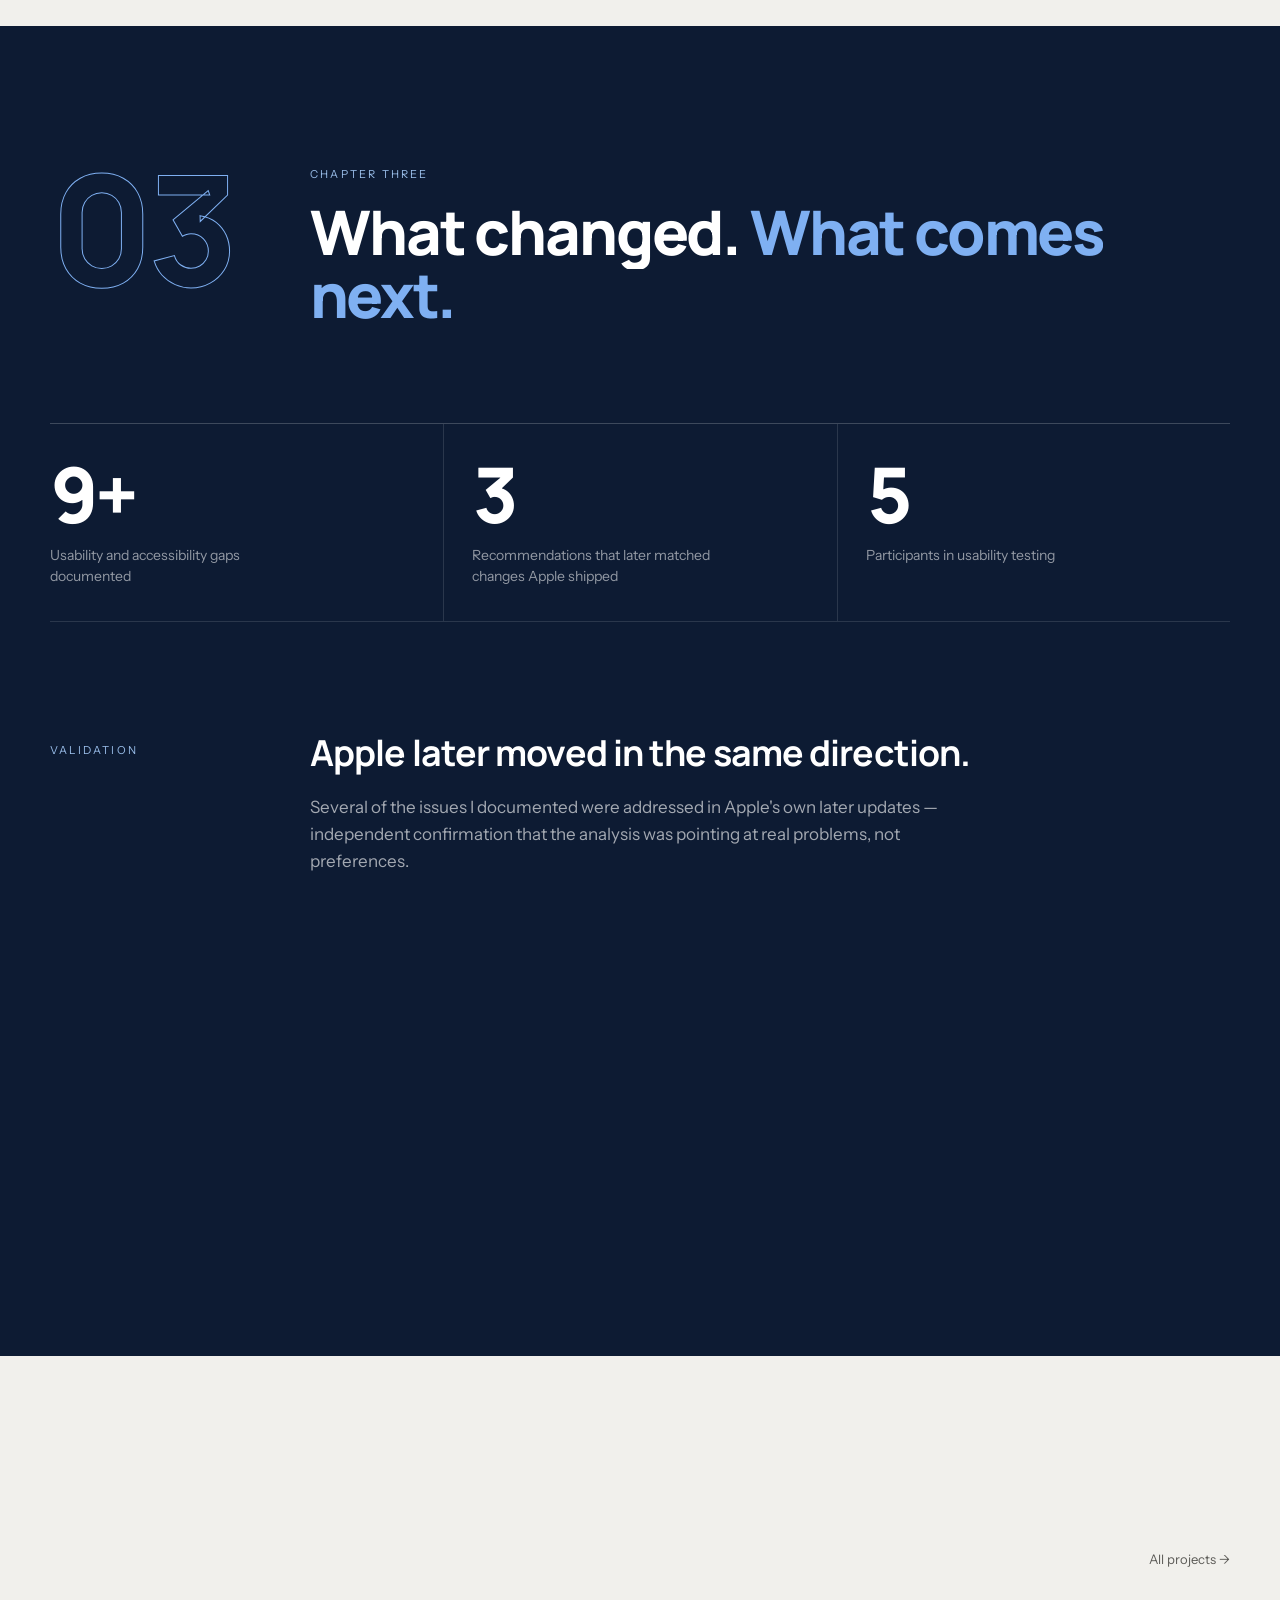
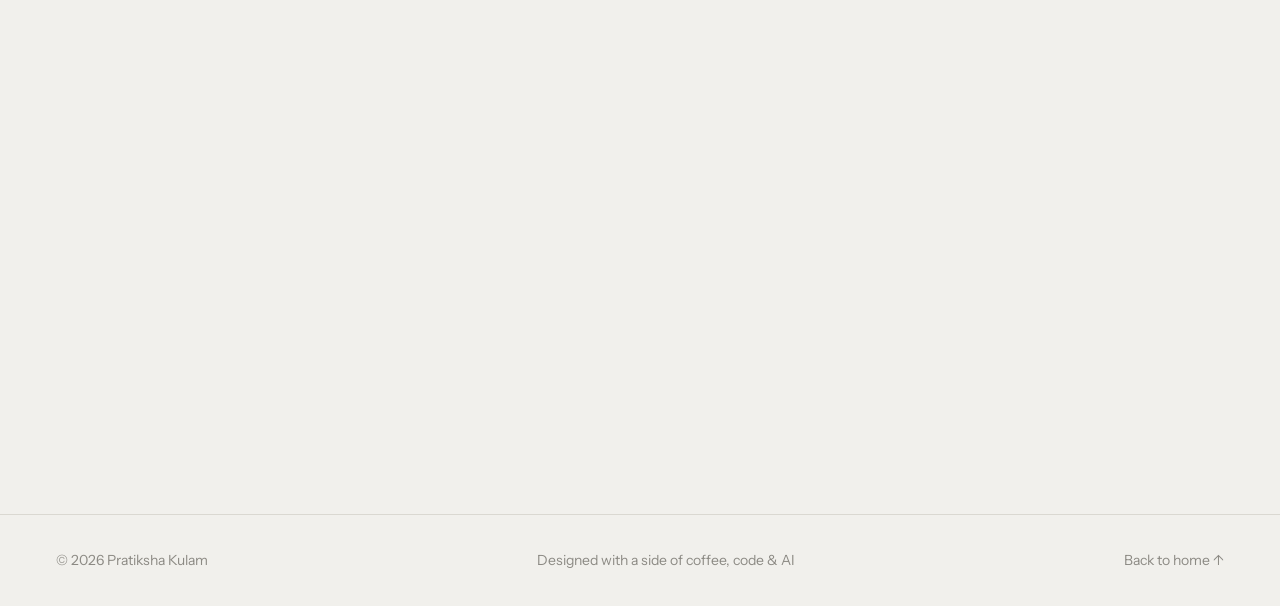
<file: case-study-apple.html>
<!DOCTYPE html>
<html lang="en">
<head>
  <meta charset="UTF-8">
  <meta name="viewport" content="width=device-width, initial-scale=1.0">
  <title>Apple Reminders — Case Study · Pratiksha Kulam</title>
  <meta name="description" content="An accessibility-focused evaluation and home-screen redesign of Apple Reminders on iOS.">
  <link rel="stylesheet" href="case-study.css">
  <link rel="stylesheet" href="motion.css">
  <style>
    body { --project: #1F6FD1; --project-soft: #E4ECF7; --project-deep: #0D1B33; }

    /* hero lens */
    .lens-wrap { position: relative; cursor: none; }
    .lens { position: absolute; width: 220px; height: 220px; border-radius: 50%; pointer-events: none; opacity: 0; transform: scale(.6);
      transition: opacity .3s, transform .4s var(--ease); background-repeat: no-repeat;
      box-shadow: 0 0 0 6px rgba(255,255,255,.9), 0 0 0 7px rgba(0,0,0,.12), 0 30px 60px -20px rgba(0,0,0,.45); z-index: 3; }
    .lens-wrap.on .lens { opacity: 1; transform: scale(1); }
    .lens-hint { position: absolute; right: 22px; bottom: 20px; background: rgba(255,255,255,.85); backdrop-filter: blur(8px); padding: 8px 14px; border-radius: 999px; font-size: 12px; color: var(--muted); z-index: 2; transition: opacity .3s; }
    .lens-wrap.on .lens-hint { opacity: 0; }

    /* ── iOS mock ── */
    .ios { --tile: #fff; width: 100%; height: 100%; background: #F2F2F7; font-family: -apple-system, "SF Pro Text", "Helvetica Neue", sans-serif; color: #000; position: relative; padding: 46px 14px 0; font-size: 12px; overflow: hidden; }
    .ios .sb { position: absolute; top: 14px; left: 26px; right: 22px; display: flex; justify-content: space-between; font-weight: 600; font-size: 12.5px; }
    .ios .sb i { width: 22px; height: 11px; border: 1.5px solid #000; border-radius: 3px; display: inline-block; position: relative; }
    .ios .sb i::after { content: ''; position: absolute; inset: 1px 5px 1px 1px; background: #000; border-radius: 1px; }
    .ios .island { position: absolute; top: 10px; left: 50%; width: 86px; height: 24px; margin-left: -43px; background: #000; border-radius: 20px; }
    .ios .dots { text-align: right; color: #0A7AFF; font-size: 18px; line-height: 1; height: 22px; }
    .ios .search { background: #E3E3E8; border-radius: 10px; padding: 7px 10px; color: #8A8A8E; display: flex; justify-content: space-between; margin: 6px 0 12px; font-size: 13px; }
    .ios .grid { display: grid; grid-template-columns: 1fr 1fr; gap: 9px; }
    .ios .grid.three { grid-template-columns: repeat(3, 1fr); margin-bottom: 9px; }
    .ios .tile { background: var(--tile); border-radius: 11px; padding: 8px 10px 7px; position: relative; min-height: 58px; transition: box-shadow .4s, transform .4s var(--ease); }
    .ios .tile .ic { width: 25px; height: 25px; border-radius: 50%; display: grid; place-items: center; color: #fff; }
    .ios .tile .ic svg { width: 14px; height: 14px; }
    .ios .tile b { position: absolute; right: 10px; top: 6px; font-size: 21px; font-weight: 700; }
    .ios .tile span { display: block; color: #6D6D72; font-weight: 600; margin-top: 5px; font-size: 12.5px; }
    .ios .tile.pri { min-height: 0; text-align: center; padding: 8px 4px; }
    .ios .tile.pri .ic { margin: 0 auto; background: #fff; border: 1.5px solid #D1D1D6; }
    .ios .tile.pri span { color: #1c1c1e; font-weight: 500; font-size: 11px; margin-top: 4px; }
    .ios h6 { font-size: 18px; font-weight: 700; margin: 16px 2px 8px; display: flex; justify-content: space-between; align-items: baseline; }
    .ios h6 small { color: #0A7AFF; font-weight: 400; font-size: 13px; }
    .ios .row { background: #fff; border-radius: 11px; padding: 9px 10px; display: flex; align-items: center; gap: 10px; font-size: 13.5px; }
    .ios .row .ic { width: 25px; height: 25px; border-radius: 50%; background: #FF9500; display: grid; place-items: center; color: #fff; }
    .ios .row .ic svg { width: 13px; height: 13px; }
    .ios .row em { margin-left: auto; font-style: normal; color: #8A8A8E; }
    .ios .foot { position: absolute; left: 14px; right: 14px; bottom: 26px; display: flex; justify-content: space-between; align-items: center; color: #0A7AFF; font-size: 13px; transition: box-shadow .4s; border-radius: 8px; }
    .ios .foot .plus { display: inline-grid; place-items: center; width: 18px; height: 18px; border-radius: 50%; background: #0A7AFF; color: #fff; font-size: 14px; margin-right: 6px; vertical-align: -3px; }
    .ios .tabbar { position: absolute; left: 0; right: 0; bottom: 0; height: 74px; background: rgba(249,249,251,.95); border-top: 1px solid #DADADF; display: flex; justify-content: space-around; align-items: flex-start; padding-top: 9px; transition: box-shadow .4s; }
    .ios .tabbar div { display: flex; flex-direction: column; align-items: center; gap: 2px; font-size: 9.5px; color: #6D6D72; }
    .ios .tabbar svg { width: 20px; height: 20px; }
    .ios .tabbar .add { width: 42px; height: 42px; border-radius: 50%; border: 2px solid #3A3A3C; display: grid; place-items: center; margin-top: -4px; font-size: 26px; color: #3A3A3C; font-weight: 300; }
    .ios .home-ind { position: absolute; bottom: 7px; left: 50%; width: 110px; height: 4px; margin-left: -55px; background: #000; border-radius: 4px; }
    .ios .hl { box-shadow: 0 0 0 3px #1F6FD1, 0 0 0 9px rgba(31,111,209,.18); transform: scale(1.03); z-index: 2; }
    .ios .foot.hl, .ios .tabbar.hl { transform: none; }

    .device { width: 300px; aspect-ratio: 9 / 19.5; position: relative; }
    .device .phone { height: 100%; }
    .device .screen { position: relative; }

    /* compare */
    .compare { display: grid; grid-template-columns: 1fr 340px 1fr; gap: 56px; align-items: center; margin-top: 48px; padding: 64px 48px; border-radius: 22px; background: linear-gradient(170deg, #E8EEF8, #F3EFE8); }
    .cmp-device .after { position: absolute; inset: 0; clip-path: inset(0 0 0 var(--x, 50%)); }
    .cmp-handle { position: absolute; top: -14px; bottom: -14px; left: var(--x, 50%); width: 2px; margin-left: -1px; background: var(--project); z-index: 5; pointer-events: none; }
    .cmp-handle::after { content: '⟷'; position: absolute; top: 50%; left: 50%; width: 44px; height: 44px; margin: -22px 0 0 -22px; border-radius: 50%; background: var(--project); color: #fff; display: grid; place-items: center; font-size: 18px; box-shadow: 0 10px 26px -8px rgba(31,111,209,.7); }
    .cmp-range { position: absolute; inset: 0; width: 100%; height: 100%; opacity: 0; z-index: 6; cursor: ew-resize; margin: 0; }
    .cmp-labels { display: flex; justify-content: space-between; margin-top: 18px; font-size: 11px; letter-spacing: .18em; text-transform: uppercase; color: var(--subtle); }
    .change-list { list-style: none; }
    .change-list li { padding: 16px 0 16px 18px; border-left: 2px solid var(--line); cursor: pointer; transition: border-color .3s, background .3s; }
    .change-list li + li { margin-top: 4px; }
    .change-list li.on, .change-list li:hover { border-left-color: var(--project); }
    .change-list h5 { font-family: var(--serif); font-weight: normal; font-size: 19px; margin-bottom: 4px; }
    .change-list p { font-size: 14px; color: var(--muted); }
    .compare p.side-title { font-family: var(--serif); font-size: 30px; line-height: 1.15; margin: 10px 0 14px; }
    .compare .side p:not(.side-title) { color: var(--muted); font-size: 15px; }

    /* findings */
    .audit { display: grid; grid-template-columns: 340px 1fr; gap: 72px; align-items: center; margin-top: 48px; }
    .pin { position: absolute; z-index: 4; width: 28px; height: 28px; margin: -14px 0 0 -14px; border-radius: 50%; background: #E5484D; color: #fff; font: 600 12px/28px var(--sans); text-align: center; cursor: pointer; box-shadow: 0 6px 16px -4px rgba(229,72,77,.6); transition: transform .3s var(--ease); }
    .pin::before { content: ''; position: absolute; inset: -6px; border-radius: 50%; border: 2px solid #E5484D; opacity: 0; }
    .pin.on { transform: scale(1.18); }
    .pin.on::before { animation: pinPulse 1.6s ease-out infinite; }
    @keyframes pinPulse { from { opacity: .8; transform: scale(.8); } to { opacity: 0; transform: scale(1.8); } }
    .finding-list { list-style: none; counter-reset: f; }
    .finding-list li { display: grid; grid-template-columns: 44px 1fr; gap: 14px; padding: 22px 20px; border-radius: 14px; cursor: pointer; transition: background .35s, transform .35s var(--ease); }
    .finding-list li:hover { transform: translateX(4px); }
    .finding-list li.on { background: var(--surface); box-shadow: 0 18px 40px -26px rgba(13,27,51,.45); }
    .finding-list .n { width: 32px; height: 32px; border-radius: 50%; border: 1.5px solid #E5484D; color: #E5484D; display: grid; place-items: center; font-size: 13px; font-weight: 600; transition: background .3s, color .3s; }
    .finding-list li.on .n { background: #E5484D; color: #fff; }
    .finding-list h5 { font-family: var(--serif); font-weight: normal; font-size: 21px; margin-bottom: 4px; }
    .finding-list p { font-size: 14.5px; color: var(--muted); }
    .finding-list .tag { display: inline-block; font-size: 10.5px; letter-spacing: .12em; text-transform: uppercase; color: var(--project); margin-top: 8px; }

    /* severity/effort matrix */
    .matrix { position: relative; aspect-ratio: 16 / 9; max-width: 860px; margin-top: 44px; border-left: 1px solid var(--ink); border-bottom: 1px solid var(--ink); }
    .matrix .q { position: absolute; width: 50%; height: 50%; display: flex; padding: 18px; font-size: 11px; letter-spacing: .16em; text-transform: uppercase; color: var(--subtle); }
    .matrix .q1 { left: 0; top: 0; background: color-mix(in srgb, var(--project) 10%, transparent); color: var(--project); }
    .matrix .q2 { right: 0; top: 0; justify-content: flex-end; }
    .matrix .q3 { left: 0; bottom: 0; align-items: flex-end; }
    .matrix .q4 { right: 0; bottom: 0; justify-content: flex-end; align-items: flex-end; }
    .matrix .ax { position: absolute; font-size: 12px; color: var(--muted); }
    .matrix .ax.x { bottom: -30px; right: 0; }
    .matrix .ax.y { left: -30px; top: 0; transform: rotate(-90deg) translateX(-100%); transform-origin: 0 0; }
    .matrix .dot { position: absolute; width: 14px; height: 14px; margin: -7px; border-radius: 50%; background: var(--project); opacity: 0; transform: scale(0); transition: opacity .5s, transform .7s var(--ease); transition-delay: var(--d); }
    .matrix .dot.ghost { background: transparent; border: 1.5px solid var(--project); }
    .matrix.in .dot { opacity: 1; transform: none; }
    .matrix .dot b { position: absolute; left: 20px; top: -4px; white-space: nowrap; font: 500 12.5px var(--sans); color: var(--ink); }

    @media (max-width: 1000px) {
      .compare { grid-template-columns: 1fr; padding: 40px 24px; }
      .compare > .device { margin: 0 auto; }
      .audit { grid-template-columns: 1fr; gap: 40px; }
      .audit .device { margin: 0 auto; }
      .matrix .dot b { font-size: 11px; }
    }
  </style>
</head>
<body>
<svg width="0" height="0" style="position:absolute" aria-hidden="true">
  <symbol id="i-cal" viewBox="0 0 16 16"><rect x="2" y="3" width="12" height="11" rx="2" fill="none" stroke="currentColor" stroke-width="1.6"/><path d="M2 6.5h12M5 1.5v3M11 1.5v3" stroke="currentColor" stroke-width="1.6"/></symbol>
  <symbol id="i-tray" viewBox="0 0 16 16"><path d="M2 9l2-6h8l2 6v4H2z M2 9h4l1 2h2l1-2h4" fill="none" stroke="currentColor" stroke-width="1.6" stroke-linejoin="round"/></symbol>
  <symbol id="i-flag" viewBox="0 0 16 16"><path d="M4 14V2.5M4 3h8l-2 3 2 3H4" fill="currentColor" stroke="currentColor" stroke-width="1.4" stroke-linejoin="round"/></symbol>
  <symbol id="i-check" viewBox="0 0 16 16"><path d="M3.5 8.5l3 3 6-7" fill="none" stroke="currentColor" stroke-width="2" stroke-linecap="round" stroke-linejoin="round"/></symbol>
  <symbol id="i-list" viewBox="0 0 16 16"><path d="M5.5 4h8M5.5 8h8M5.5 12h8" stroke="currentColor" stroke-width="1.6" stroke-linecap="round"/><circle cx="2.5" cy="4" r="1" fill="currentColor"/><circle cx="2.5" cy="8" r="1" fill="currentColor"/><circle cx="2.5" cy="12" r="1" fill="currentColor"/></symbol>
  <symbol id="i-home" viewBox="0 0 20 20"><path d="M3 9l7-6 7 6v8H3z" fill="none" stroke="currentColor" stroke-width="1.5" stroke-linejoin="round"/></symbol>
  <symbol id="i-hist" viewBox="0 0 20 20"><rect x="4" y="3" width="12" height="14" rx="2" fill="none" stroke="currentColor" stroke-width="1.5"/><path d="M7 7h6M7 10h6M7 13h4" stroke="currentColor" stroke-width="1.5"/></symbol>
</svg>

<template id="tpl-before">
  <div class="ios">
    <div class="island"></div>
    <div class="sb"><span>9:41</span><i></i></div>
    <div class="dots">⋯</div>
    <div class="search"><span>⌕ Search</span><span>🎙</span></div>
    <div class="grid" data-area="grid">
      <div class="tile"><div class="ic" style="background:#0A7AFF"><svg><use href="#i-cal"/></svg></div><b>1</b><span>Today</span></div>
      <div class="tile"><div class="ic" style="background:#FF3B30"><svg><use href="#i-cal"/></svg></div><b>1</b><span>Scheduled</span></div>
      <div class="tile"><div class="ic" style="background:#1C1C1E"><svg><use href="#i-tray"/></svg></div><b>1</b><span>All</span></div>
      <div class="tile"><div class="ic" style="background:#FF9500"><svg><use href="#i-flag"/></svg></div><b>0</b><span>Flagged</span></div>
      <div class="tile" data-area="completed"><div class="ic" style="background:#636366"><svg><use href="#i-check"/></svg></div><span>Completed</span></div>
    </div>
    <h6>My Lists</h6>
    <div class="row"><div class="ic"><svg><use href="#i-list"/></svg></div>Reminders<em>1 ›</em></div>
    <div class="foot" data-area="actions"><span><span class="plus">+</span>New Reminder</span><span>Add List</span></div>
    <div class="home-ind"></div>
  </div>
</template>

<template id="tpl-after">
  <div class="ios">
    <div class="island"></div>
    <div class="sb"><span>9:41</span><i></i></div>
    <div class="dots">⋯</div>
    <div class="search"><span>⌕ Search</span><span>🎙</span></div>
    <div class="grid three" data-area="priority">
      <div class="tile pri"><div class="ic" style="color:#FF3B30"><svg><use href="#i-flag"/></svg></div><span>High</span></div>
      <div class="tile pri"><div class="ic" style="color:#FF9500"><svg><use href="#i-flag"/></svg></div><span>Medium</span></div>
      <div class="tile pri"><div class="ic" style="color:#0A7AFF"><svg><use href="#i-flag"/></svg></div><span>Low</span></div>
    </div>
    <div class="grid">
      <div class="tile"><div class="ic" style="background:#0A7AFF"><svg><use href="#i-cal"/></svg></div><b>7</b><span>Today</span></div>
      <div class="tile"><div class="ic" style="background:#FF3B30"><svg><use href="#i-cal"/></svg></div><b>5</b><span>Scheduled</span></div>
      <div class="tile"><div class="ic" style="background:#1C1C1E"><svg><use href="#i-tray"/></svg></div><b>6</b><span>All</span></div>
      <div class="tile"><div class="ic" style="background:#FF9500"><svg><use href="#i-flag"/></svg></div><b>0</b><span>Flagged</span></div>
      <div class="tile" data-area="completed"><div class="ic" style="background:#636366"><svg><use href="#i-check"/></svg></div><b>1</b><span>Completed</span></div>
    </div>
    <h6>My Lists <small>Edit</small></h6>
    <div class="row"><div class="ic" style="background:#0A7AFF"><svg><use href="#i-list"/></svg></div>Reminders<em>1 ›</em></div>
    <div class="tabbar" data-area="tabbar">
      <div><svg><use href="#i-home"/></svg>Home</div>
      <div><svg><use href="#i-cal"/></svg>Calendar</div>
      <div><span class="add">+</span></div>
      <div><svg><use href="#i-list"/></svg>List</div>
      <div><svg><use href="#i-hist"/></svg>History</div>
    </div>
    <div class="home-ind"></div>
  </div>
</template>

<a class="skip-link" href="#main">Skip to content</a>

<nav class="topnav" aria-label="Site">
  <a class="nav-logo" href="index.html" aria-label="Home">प्र</a>
  <ul class="nav-links">
    <li><a href="index.html#work">Work</a></li>
    <li><a href="index.html#think">How I think</a></li>
    <li><a href="about.html">About</a></li>
    <li><a href="index.html#contact">Contact</a></li>
    <li><a href="resume.pdf" class="nav-resume" data-magnetic>Resume</a></li>
  </ul>
</nav>

<header class="hero">
  <div class="wrap">
    <div class="hero-top" data-reveal="fade">
      <a class="back" href="index.html#work">← All work</a>
      <span class="eyebrow">2025 · Independent study</span>
    </div>
    <p class="eyebrow c" data-reveal style="margin-bottom:22px">Apple Reminders · Accessibility audit &amp; redesign</p>
    <h1 data-split>Found the gaps. <em>Apple fixed them next.</em></h1>
    <div class="hero-lede">
      <p data-reveal style="--d:.3s">An accessibility-first evaluation of Apple Reminders on iOS — and a redesign of the one screen everyone sees every time they open it. Several of my findings later <mark class="sweep">matched changes Apple shipped.</mark></p>
      <dl class="facts" data-reveal style="--d:.45s">
        <div><dt>Methods</dt><dd>Heuristic review, accessibility pass</dd></div>
        <div><dt>Testing</dt><dd>5 participants</dd></div>
        <div><dt>Platform</dt><dd>iOS · Reminders</dd></div>
        <div><dt>Output</dt><dd>10+ findings, home redesign</dd></div>
      </dl>
    </div>
    <figure class="hero-media lens-wrap" id="lensWrap" data-reveal="clip">
      <img src="assets/apple/audit.jpg" alt="Two iPhones showing the Apple Reminders home screen; a magnifying glass highlights the smart-list tiles marked with red audit points." id="lensImg">
      <div class="lens" id="lens" aria-hidden="true"></div>
      <span class="lens-hint" aria-hidden="true">Move over the image to inspect ⌕</span>
    </figure>
    <p class="disclaimer">Independent study. Not affiliated with Apple Inc.</p>

    <section class="tldr" aria-label="Summary">
      <div data-reveal><h2>Problem</h2><p>Reminders looks simple, but small inconsistencies on its home screen <strong>add up</strong> — hardest for people with low vision or motor difficulties.</p></div>
      <div data-reveal style="--d:.1s"><h2>Approach</h2><p>Heuristic review, an accessibility pass and <strong>5 usability sessions</strong> on the same screens.</p></div>
      <div data-reveal style="--d:.2s"><h2>Design</h2><p>Kept Apple's visual language; changed the <strong>structure</strong>: priority up top, consistent tiles, a thumb-reachable add button.</p></div>
      <div data-reveal style="--d:.3s"><h2>Result</h2><p><strong>10+ gaps</strong> documented. <strong>3</strong> recommendations later matched changes Apple shipped.</p></div>
    </section>
  </div>
</header>

<nav class="chapter-nav" aria-label="Chapters">
  <ol>
    <li><a href="#problem"><span>01</span>The problem</a></li>
    <li><a href="#thinking"><span>02</span>The thinking</a></li>
    <li><a href="#outcome"><span>03</span>What changed</a></li>
  </ol>
</nav>

<main id="main">

  <!-- ═════════ 01 ═════════ -->
  <section class="chapter" id="problem">
    <div class="wrap">
      <div class="chapter-head">
        <div class="chapter-num" data-reveal="fade" aria-hidden="true">01</div>
        <div>
          <p class="eyebrow c">Chapter one</p>
          <h2 class="chapter-title" data-split>Start with the <em>right problem.</em></h2>
        </div>
      </div>

      <div class="block block-head">
        <p class="eyebrow">Why Reminders</p>
        <div data-reveal>
          <h3>Simple apps hide friction well.</h3>
          <p>Reminders is used in quick, distracted moments — at the door, mid-conversation, half-asleep. When a screen is used that fast, small problems compound: an unclear label, a tile that behaves differently from its neighbours, an action that's hard to hit.</p>
          <p>For most people those are annoyances. For people with <mark class="sweep">low vision, tremors or cognitive load</mark>, they decide whether the app is usable at all.</p>
        </div>
      </div>

      <blockquote class="pull" data-reveal>Where does the home screen make people work harder than they should?<cite>— the one question that framed the study</cite></blockquote>
    </div>
  </section>

  <!-- ═════════ 02 ═════════ -->
  <section class="chapter" id="thinking">
    <div class="wrap">
      <div class="chapter-head">
        <div class="chapter-num" data-reveal="fade" aria-hidden="true">02</div>
        <div>
          <p class="eyebrow c">Chapter two</p>
          <h2 class="chapter-title" data-split>Make the <em>thinking visible.</em></h2>
        </div>
      </div>

      <div class="block block-head">
        <p class="eyebrow">Method</p>
        <div>
          <h3 data-reveal>Three lenses on the same screens.</h3>
          <div class="timeline" style="--n:3">
            <div data-reveal><div class="dot"></div><span class="k">Lens 1</span><h5>Heuristic review</h5><p>Walked the core flows against usability heuristics, logging where clarity, consistency and feedback broke down.</p></div>
            <div data-reveal style="--d:.15s"><div class="dot"></div><span class="k">Lens 2</span><h5>Accessibility pass</h5><p>Checked contrast, discoverability, interaction clarity and how easily people could recover from mistakes.</p></div>
            <div data-reveal style="--d:.3s"><div class="dot"></div><span class="k">Lens 3</span><h5>Usability testing</h5><p>Watched 5 people complete everyday tasks to see which issues actually slowed them down.</p></div>
          </div>
        </div>
      </div>

      <div class="block block-head">
        <p class="eyebrow">What I found</p>
        <div>
          <h3 data-reveal>Tap a marker — each one is a gap on the home screen.</h3>
          <div class="audit" id="audit" data-inview>
            <div class="device">
              <div class="phone"><div class="screen" id="auditScreen"></div></div>
              <button class="pin" data-f="0" style="left:46%;top:43%" aria-label="Finding 1" data-cursor="Inspect">1</button>
              <button class="pin" data-f="1" style="left:95%;top:21%" aria-label="Finding 2" data-cursor="Inspect">2</button>
              <button class="pin" data-f="2" style="left:60%;top:92%" aria-label="Finding 3" data-cursor="Inspect">3</button>
            </div>
            <ol class="finding-list" id="findingList">
              <li data-f="0" data-area="completed"><span class="n">1</span><div><h5>One tile breaks the pattern</h5><p>Every smart-list tile shows a count except Completed. The grid stops reading as one consistent system, so people have to inspect each tile instead of scanning.</p><span class="tag">Consistency · Recognition</span></div></li>
              <li data-f="1" data-area="grid"><span class="n">2</span><div><h5>Priority is invisible from home</h5><p>Reminders supports priority, but nothing on the home screen surfaces it. Finding what's urgent means opening lists one by one.</p><span class="tag">Visibility · Efficiency</span></div></li>
              <li data-f="2" data-area="actions"><span class="n">3</span><div><h5>Primary actions are small text links</h5><p>“New Reminder” and “Add List” sit in the bottom corners as text. They're easy to miss and hard to hit — especially one-handed or with limited dexterity.</p><span class="tag">Target size · Reachability</span></div></li>
            </ol>
          </div>
          <!-- TODO(Pratiksha): add 2–3 more findings from your audit so the 10+ count is visible on the page. -->
        </div>
      </div>

      <div class="block block-head">
        <p class="eyebrow">Prioritising</p>
        <div>
          <h3 data-reveal>10+ issues, sorted by how much they hurt and how hard they are to fix.</h3>
          <p data-reveal>Grouping by severity and effort split the list into quick wins and deeper structural changes. The home-screen issues landed where it mattered most: high impact, low effort.</p>
          <div class="matrix" data-inview role="img" aria-label="Impact versus effort matrix. The three home-screen findings sit in the high-impact, low-effort quadrant.">
            <div class="q q1">Quick wins</div><div class="q q2">Big bets</div><div class="q q3">Polish</div><div class="q q4">Later</div>
            <span class="ax x">Effort →</span><span class="ax y">Impact →</span>
            <span class="dot" style="left:18%;top:22%;--d:.1s"><b>Consistent tiles</b></span>
            <span class="dot" style="left:30%;top:14%;--d:.25s"><b>Priority on home</b></span>
            <span class="dot" style="left:38%;top:30%;--d:.4s"><b>Reachable add button</b></span>
          </div>
          <p class="disclaimer" style="margin-top:44px">Where the three home-screen findings landed.</p>
          <!-- TODO(Pratiksha): check these placements match your own severity/effort ratings, and add your other findings as dots. -->
        </div>
      </div>

      <div class="block">
        <div class="block-head">
          <p class="eyebrow">The redesign</p>
          <h3 data-reveal>Same app. Clearer structure. Drag to compare.</h3>
        </div>
        <div class="compare" data-reveal="scale">
          <div class="side">
            <p class="eyebrow c">What changed</p>
            <p class="side-title">I kept Apple's visual language and changed the structure.</p>
            <p>Hover a change to see it on the screen.</p>
          </div>
          <div>
            <div class="device cmp-device" id="cmp" style="--x:50%">
              <div class="phone"><div class="screen" id="cmpBefore"><div class="after" id="cmpAfter"></div></div></div>
              <div class="cmp-handle" aria-hidden="true"></div>
              <input class="cmp-range" type="range" min="0" max="100" value="50" aria-label="Compare before and after: slide to reveal the redesign" data-cursor="Drag">
            </div>
            <div class="cmp-labels"><span>← Before</span><span>After →</span></div>
          </div>
          <ul class="change-list" id="changeList">
            <li data-area="priority"><h5>Priority at the top</h5><p>High, Medium and Low filters above the smart lists.</p></li>
            <li data-area="completed"><h5>Every tile shows its count</h5><p>Completed now follows the same pattern as its neighbours.</p></li>
            <li data-area="tabbar"><h5>A tab bar with a central +</h5><p>Home, Calendar, List and History one tap away; a large add button within thumb reach.</p></li>
          </ul>
        </div>
      </div>

      <figure class="fig" data-reveal="clip">
        <div class="frame"><img src="assets/apple/before-after.jpg" alt="High-fidelity before and after: the original Reminders home screen under a magnifying glass next to the redesign." loading="lazy"></div>
        <figcaption>High-fidelity mockups: original (left) and redesign (right).</figcaption>
      </figure>
    </div>
  </section>

  <!-- ═════════ 03 ═════════ -->
  <section class="band" id="outcome">
    <div class="wrap">
      <div class="chapter-head">
        <div class="chapter-num" data-reveal="fade" aria-hidden="true" style="-webkit-text-stroke-color:#7FB0F2">03</div>
        <div>
          <p class="eyebrow">Chapter three</p>
          <h2 class="chapter-title" data-split>What changed. <em style="color:#7FB0F2">What comes next.</em></h2>
        </div>
      </div>

      <div class="stats" style="--cols:3">
        <div class="stat"><p class="stat-val" data-count="10" data-suffix="+">10+</p><p class="stat-lbl">Usability and accessibility gaps documented</p></div>
        <div class="stat"><p class="stat-val" data-count="3">3</p><p class="stat-lbl">Recommendations that later matched changes Apple shipped</p></div>
        <div class="stat"><p class="stat-val" data-count="5">5</p><p class="stat-lbl">Participants in usability testing</p></div>
      </div>
      <!-- TODO(Pratiksha): name the 3 changes Apple shipped and the iOS version — your strongest proof. -->

      <div class="block block-head" style="margin-top:110px">
        <p class="eyebrow">Validation</p>
        <div data-reveal>
          <h3>Apple later moved in the same direction.</h3>
          <p>Several of the issues I documented were addressed in Apple's own later updates — independent confirmation that the analysis was pointing at real problems, not preferences.</p>
        </div>
      </div>

      <blockquote class="pull" data-reveal style="margin-bottom:0">Accessibility is quality, not an add-on. Designing for the edges makes the product better for everyone.</blockquote>
    </div>
  </section>

  <section class="more" aria-labelledby="more-title">
    <div class="wrap">
      <div class="more-head">
        <h2 id="more-title" data-split>Explore more work.</h2>
        <a class="back" href="index.html#work" data-magnetic>All projects →</a>
      </div>
      <div class="more-grid">
        <a class="more-card" href="case-study-stc.html" data-reveal data-cursor="View">
          <div class="more-img"><img src="stc%20hub_2.png" alt="" loading="lazy"></div>
          <p class="more-tag">Usability Testing · Enterprise UX</p>
          <p class="more-title">The portal worked. So why did nobody trust it?</p>
        </a>
        <a class="more-card" href="case-study-moodmode.html" data-reveal style="--d:.1s" data-cursor="View">
          <div class="more-img"><img src="moodmode_project2.png" alt="" loading="lazy"></div>
          <p class="more-tag">AI Product Design · iOS</p>
          <p class="more-title">Most apps ignore how you feel. This one starts there.</p>
        </a>
        <a class="more-card" href="case-study-wealth.html" data-reveal style="--d:.2s" data-cursor="View">
          <div class="more-img"><img src="assets/wealth/cover.jpg" alt="" loading="lazy" style="object-position:left top"></div>
          <p class="more-tag">Product Design · Fintech</p>
          <p class="more-title">Users could see the data. They just didn't believe it.</p>
        </a>
      </div>
    </div>
  </section>
</main>

<footer class="cs-footer">
  <span>© 2026 Pratiksha Kulam</span>
  <span>Designed with a side of coffee, code &amp; AI</span>
  <a href="index.html">Back to home ↑</a>
</footer>

<script src="motion.js"></script>
<script src="case-study.js"></script>
<script>
(() => {
  const reduce = matchMedia('(prefers-reduced-motion: reduce)').matches;
  const tpl = (id) => document.getElementById(id).content.firstElementChild.cloneNode(true);

  /* mount phones */
  const auditScreen = tpl('tpl-before');
  document.getElementById('auditScreen').appendChild(auditScreen);
  document.getElementById('cmpBefore').prepend(tpl('tpl-before'));
  const afterScreen = tpl('tpl-after');
  document.getElementById('cmpAfter').appendChild(afterScreen);

  /* hero lens */
  const wrap = document.getElementById('lensWrap'), lens = document.getElementById('lens'), img = document.getElementById('lensImg');
  if (matchMedia('(pointer: fine)').matches) {
    const Z = 2.4;
    lens.style.backgroundImage = `url("${img.currentSrc || img.src}")`;
    wrap.addEventListener('pointerenter', () => wrap.classList.add('on'));
    wrap.addEventListener('pointerleave', () => wrap.classList.remove('on'));
    wrap.addEventListener('pointermove', (e) => {
      const r = img.getBoundingClientRect(), x = e.clientX - r.left, y = e.clientY - r.top;
      lens.style.left = (x - 110) + 'px'; lens.style.top = (y - 110) + 'px';
      lens.style.backgroundSize = `${r.width * Z}px ${r.height * Z}px`;
      lens.style.backgroundPosition = `${-(x * Z - 110)}px ${-(y * Z - 110)}px`;
    });
  } else { wrap.classList.remove('lens-wrap'); document.querySelector('.lens-hint').remove(); }

  /* findings ↔ pins */
  const pins = [...document.querySelectorAll('.pin')], items = [...document.querySelectorAll('#findingList li')];
  let auto, fi = 0;
  const select = (i) => {
    fi = i;
    pins.forEach((p) => p.classList.toggle('on', +p.dataset.f === i));
    items.forEach((li) => li.classList.toggle('on', +li.dataset.f === i));
    auditScreen.querySelectorAll('.hl').forEach((el) => el.classList.remove('hl'));
    const el = auditScreen.querySelector(`[data-area="${items[i].dataset.area}"]`);
    if (el) el.classList.add('hl');
  };
  const stop = () => clearInterval(auto);
  pins.forEach((p) => p.addEventListener('click', () => { stop(); select(+p.dataset.f); }));
  items.forEach((li) => { li.tabIndex = 0; li.addEventListener('click', () => { stop(); select(+li.dataset.f); }); li.addEventListener('keydown', (e) => { if (e.key === 'Enter' || e.key === ' ') { e.preventDefault(); stop(); select(+li.dataset.f); } }); });
  select(0);
  document.getElementById('audit').addEventListener('m:in', () => { if (!reduce) auto = setInterval(() => select((fi + 1) % items.length), 2600); }, { once: true });

  /* compare slider */
  const cmp = document.getElementById('cmp'), range = cmp.querySelector('.cmp-range');
  const setX = (v) => cmp.style.setProperty('--x', v + '%');
  range.addEventListener('input', () => setX(range.value));
  /* intro sweep so visitors see it's draggable */
  cmp.closest('.compare').addEventListener('m:in', () => {
    if (reduce) return;
    const t0 = performance.now();
    const tick = (t) => { const p = Math.min(1, (t - t0) / 2200); const v = 50 + Math.sin(p * Math.PI * 2) * 32 * (1 - p); setX(v); range.value = v; if (p < 1) requestAnimationFrame(tick); };
    setTimeout(() => requestAnimationFrame(tick), 500);
  }, { once: true });
  const changes = [...document.querySelectorAll('#changeList li')];
  changes.forEach((li) => {
    const on = () => {
      changes.forEach((c) => c.classList.toggle('on', c === li));
      afterScreen.querySelectorAll('.hl').forEach((e) => e.classList.remove('hl'));
      const el = afterScreen.querySelector(`[data-area="${li.dataset.area}"]`); if (el) el.classList.add('hl');
      setX(8); range.value = 8;
    };
    li.tabIndex = 0;
    li.addEventListener('mouseenter', on); li.addEventListener('focus', on); li.addEventListener('click', on);
    li.addEventListener('mouseleave', () => { li.classList.remove('on'); afterScreen.querySelectorAll('.hl').forEach((e) => e.classList.remove('hl')); });
  });
})();
</script>
</body>
</html>
</file>
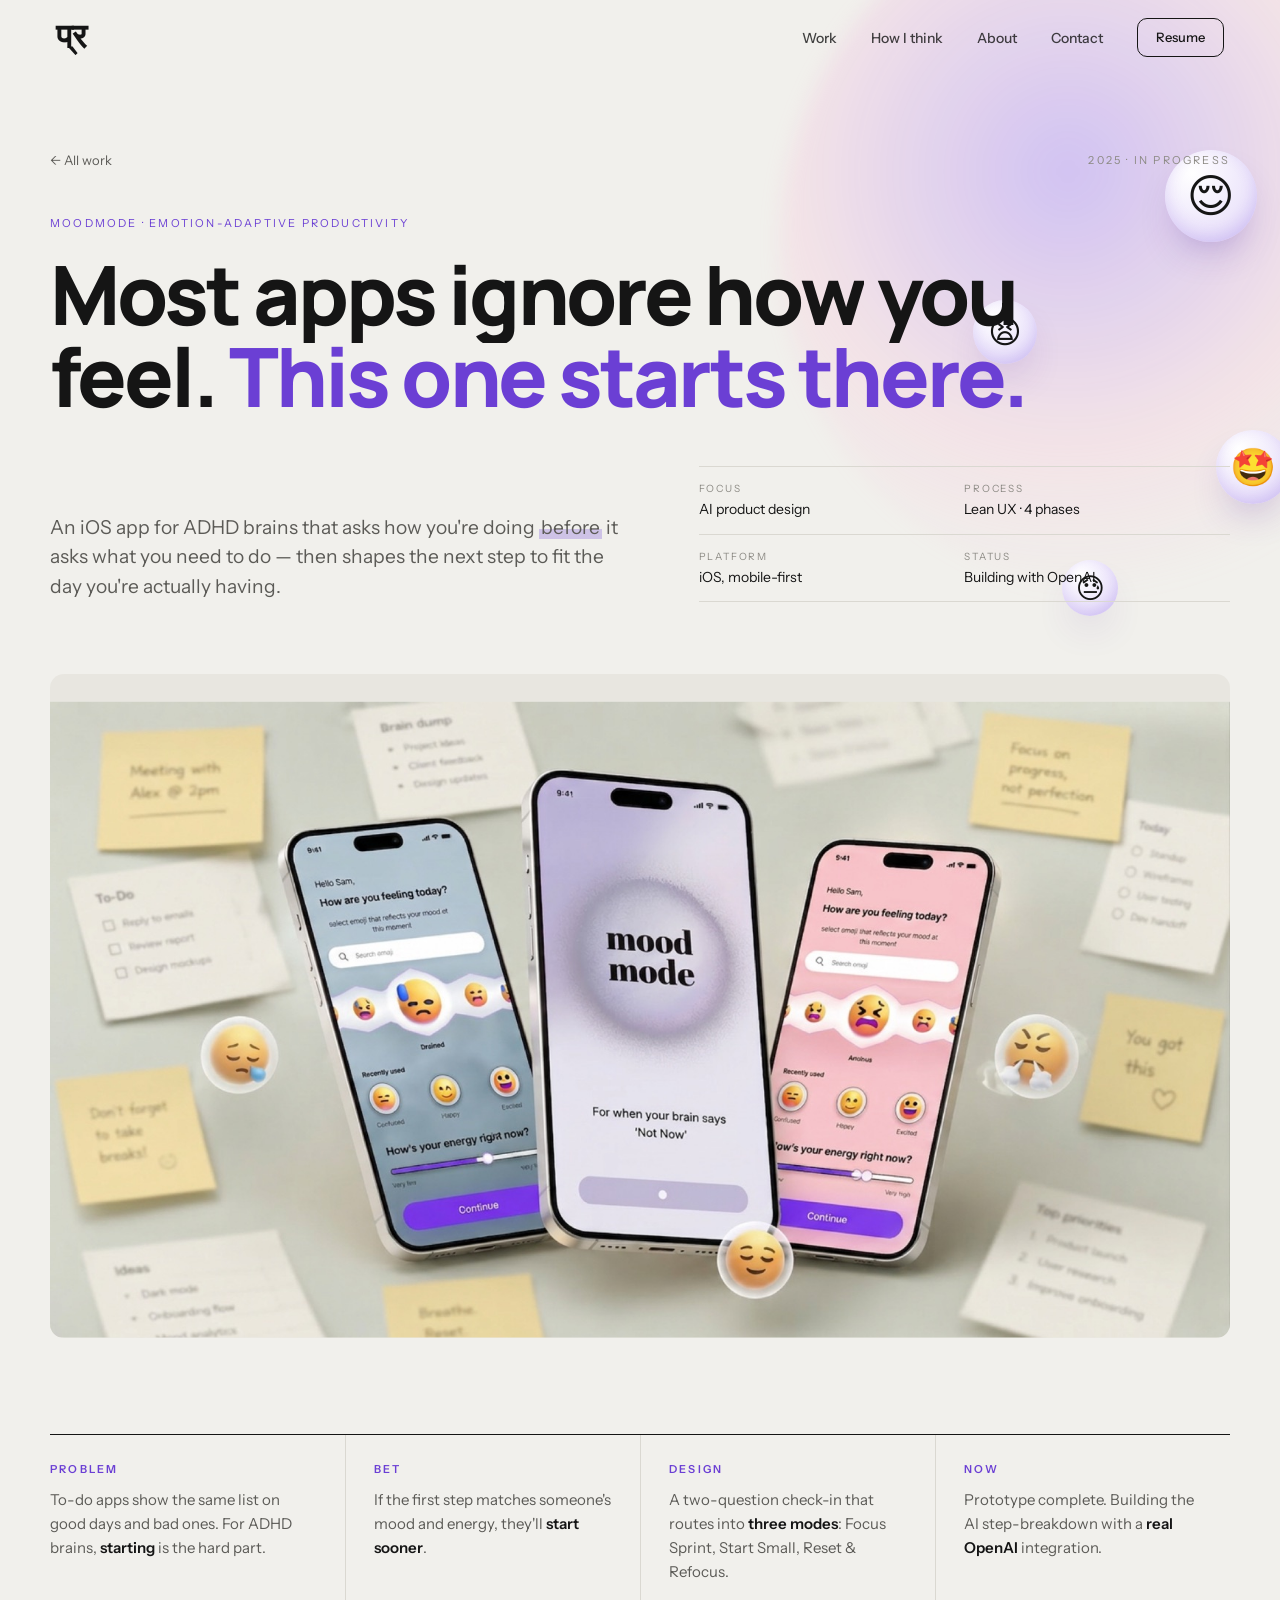
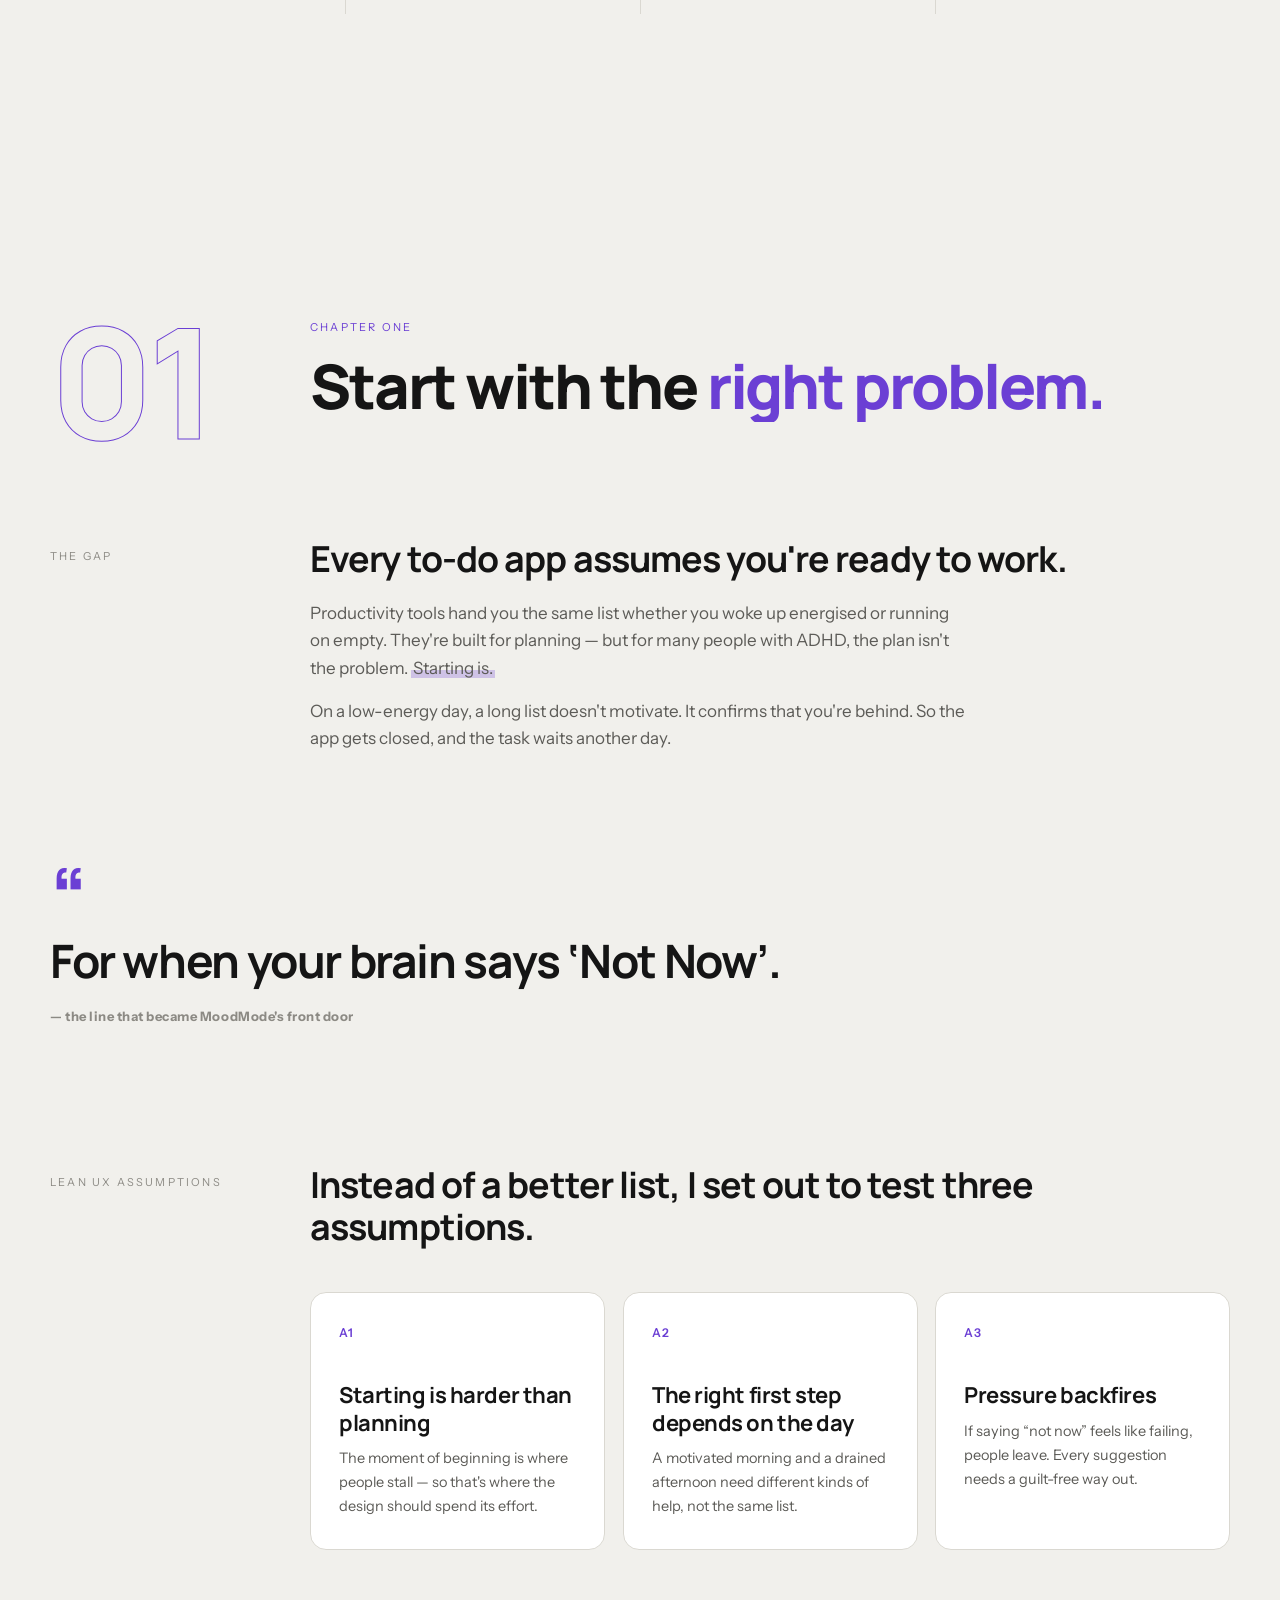
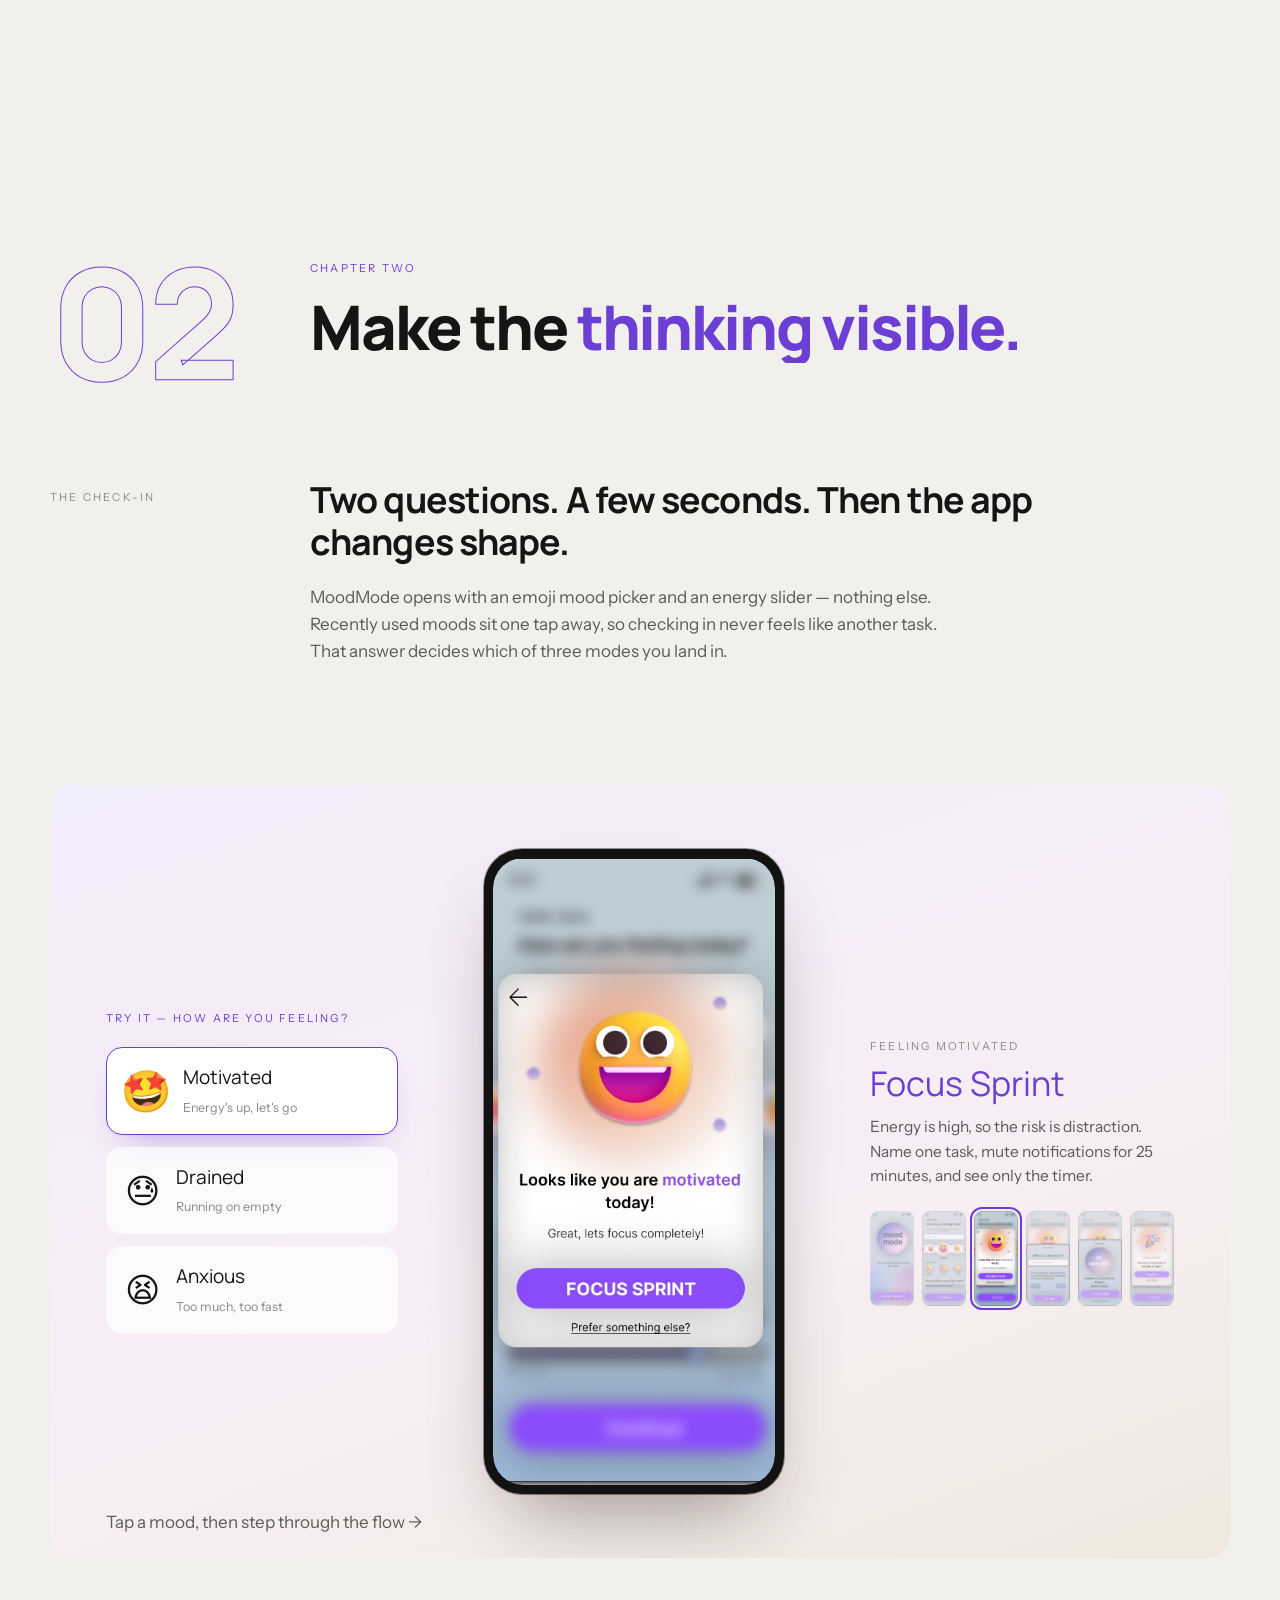
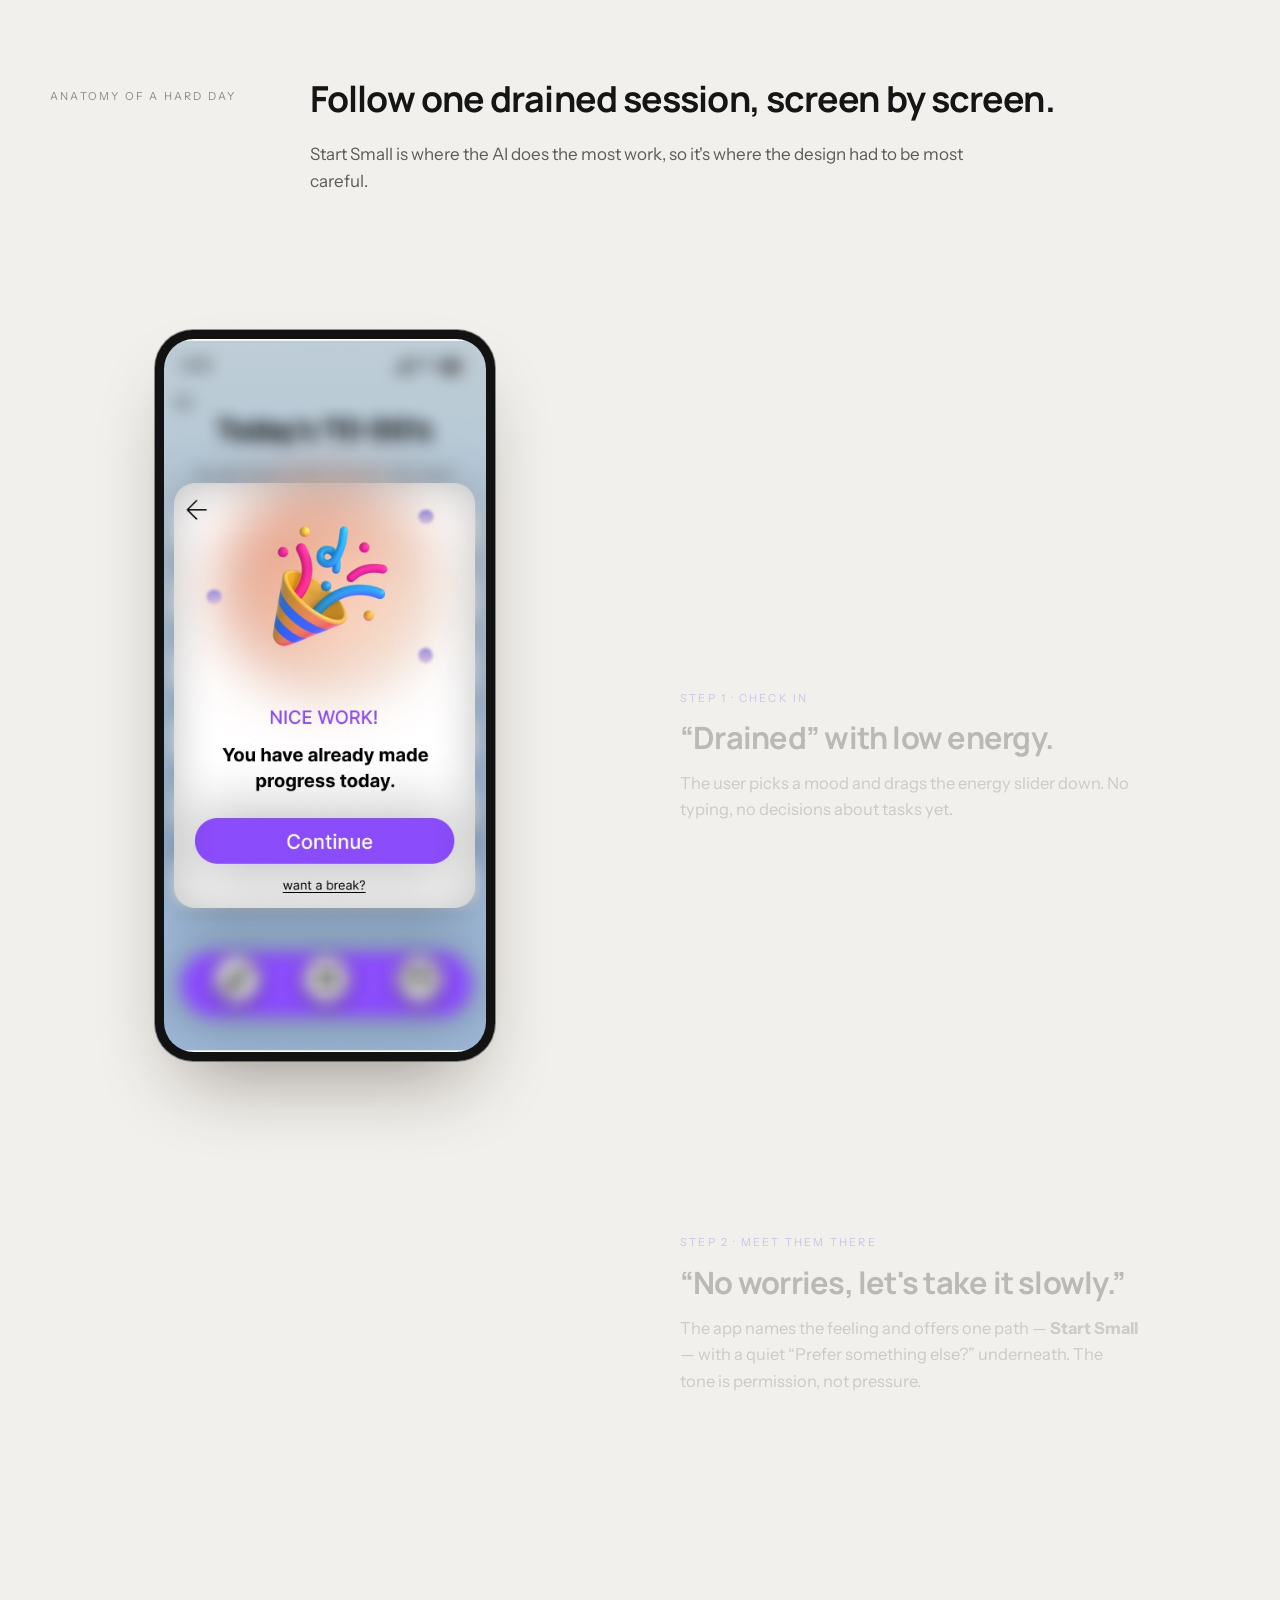
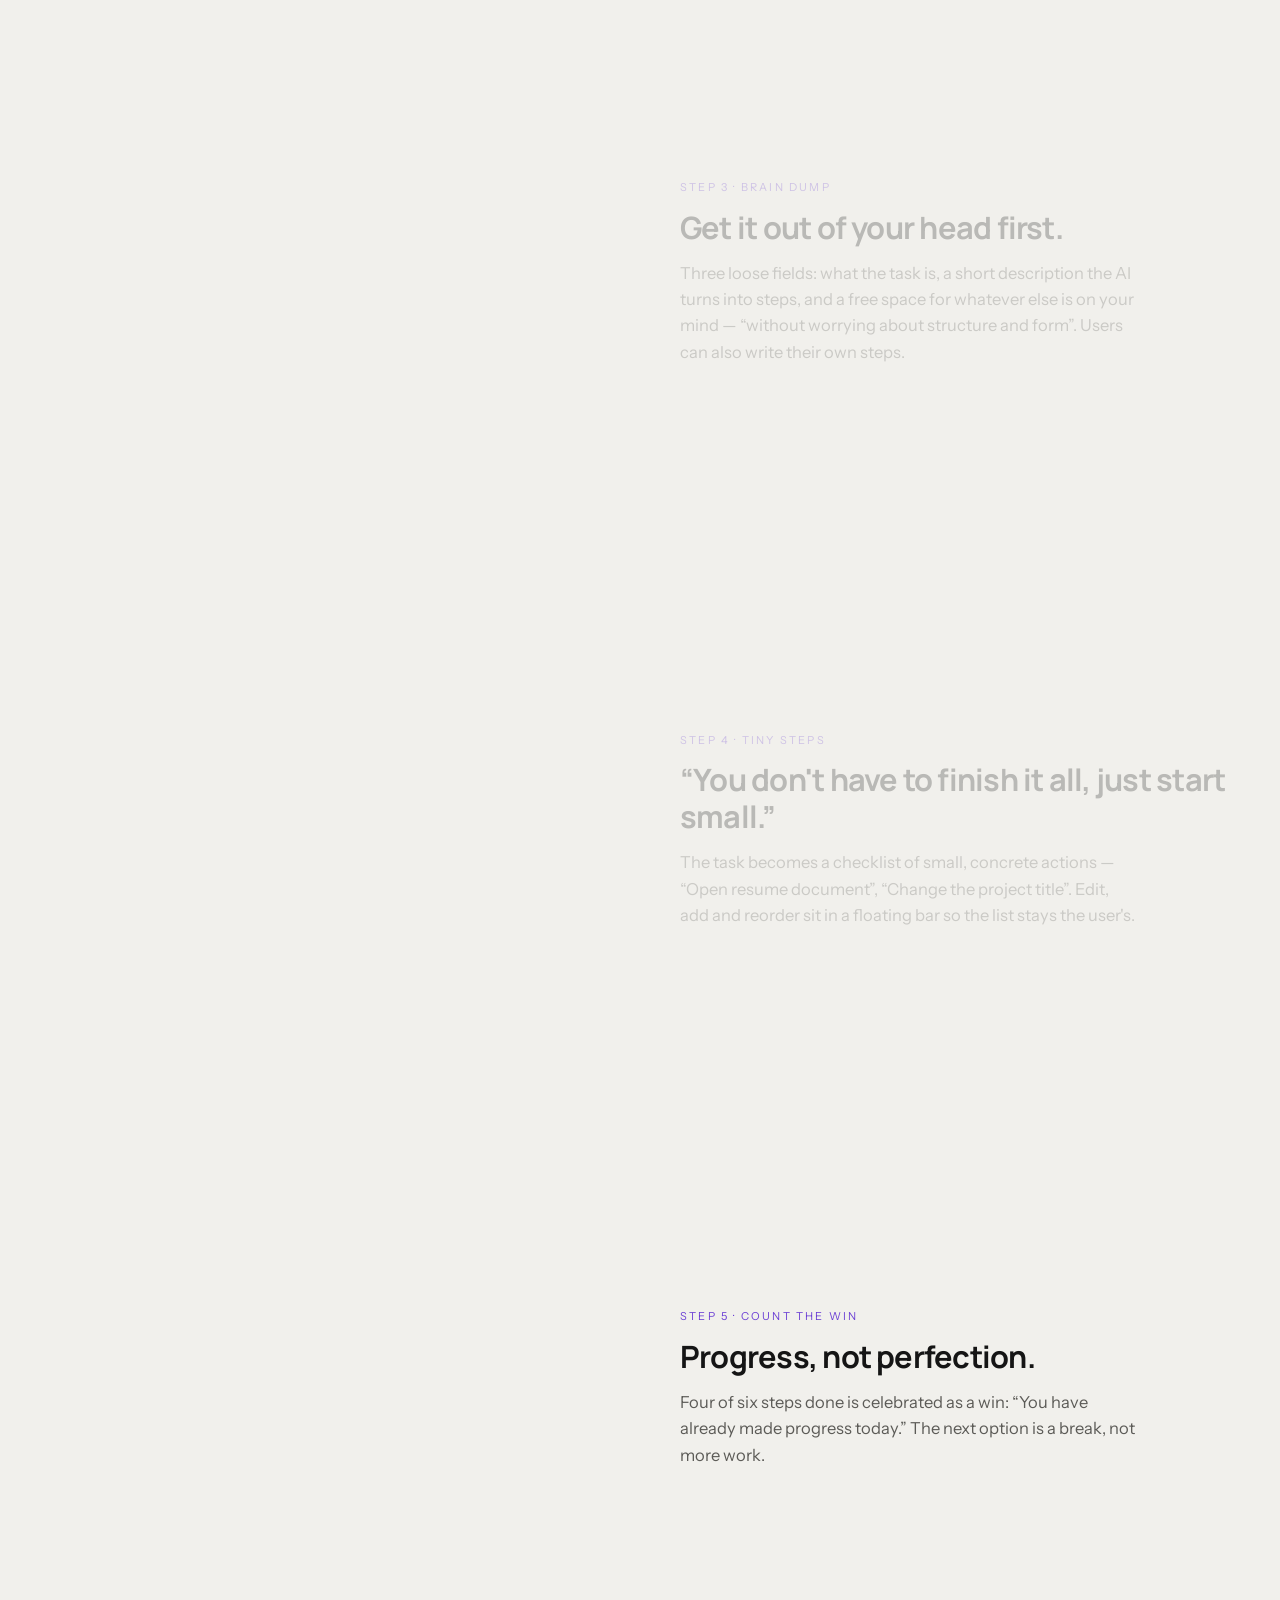
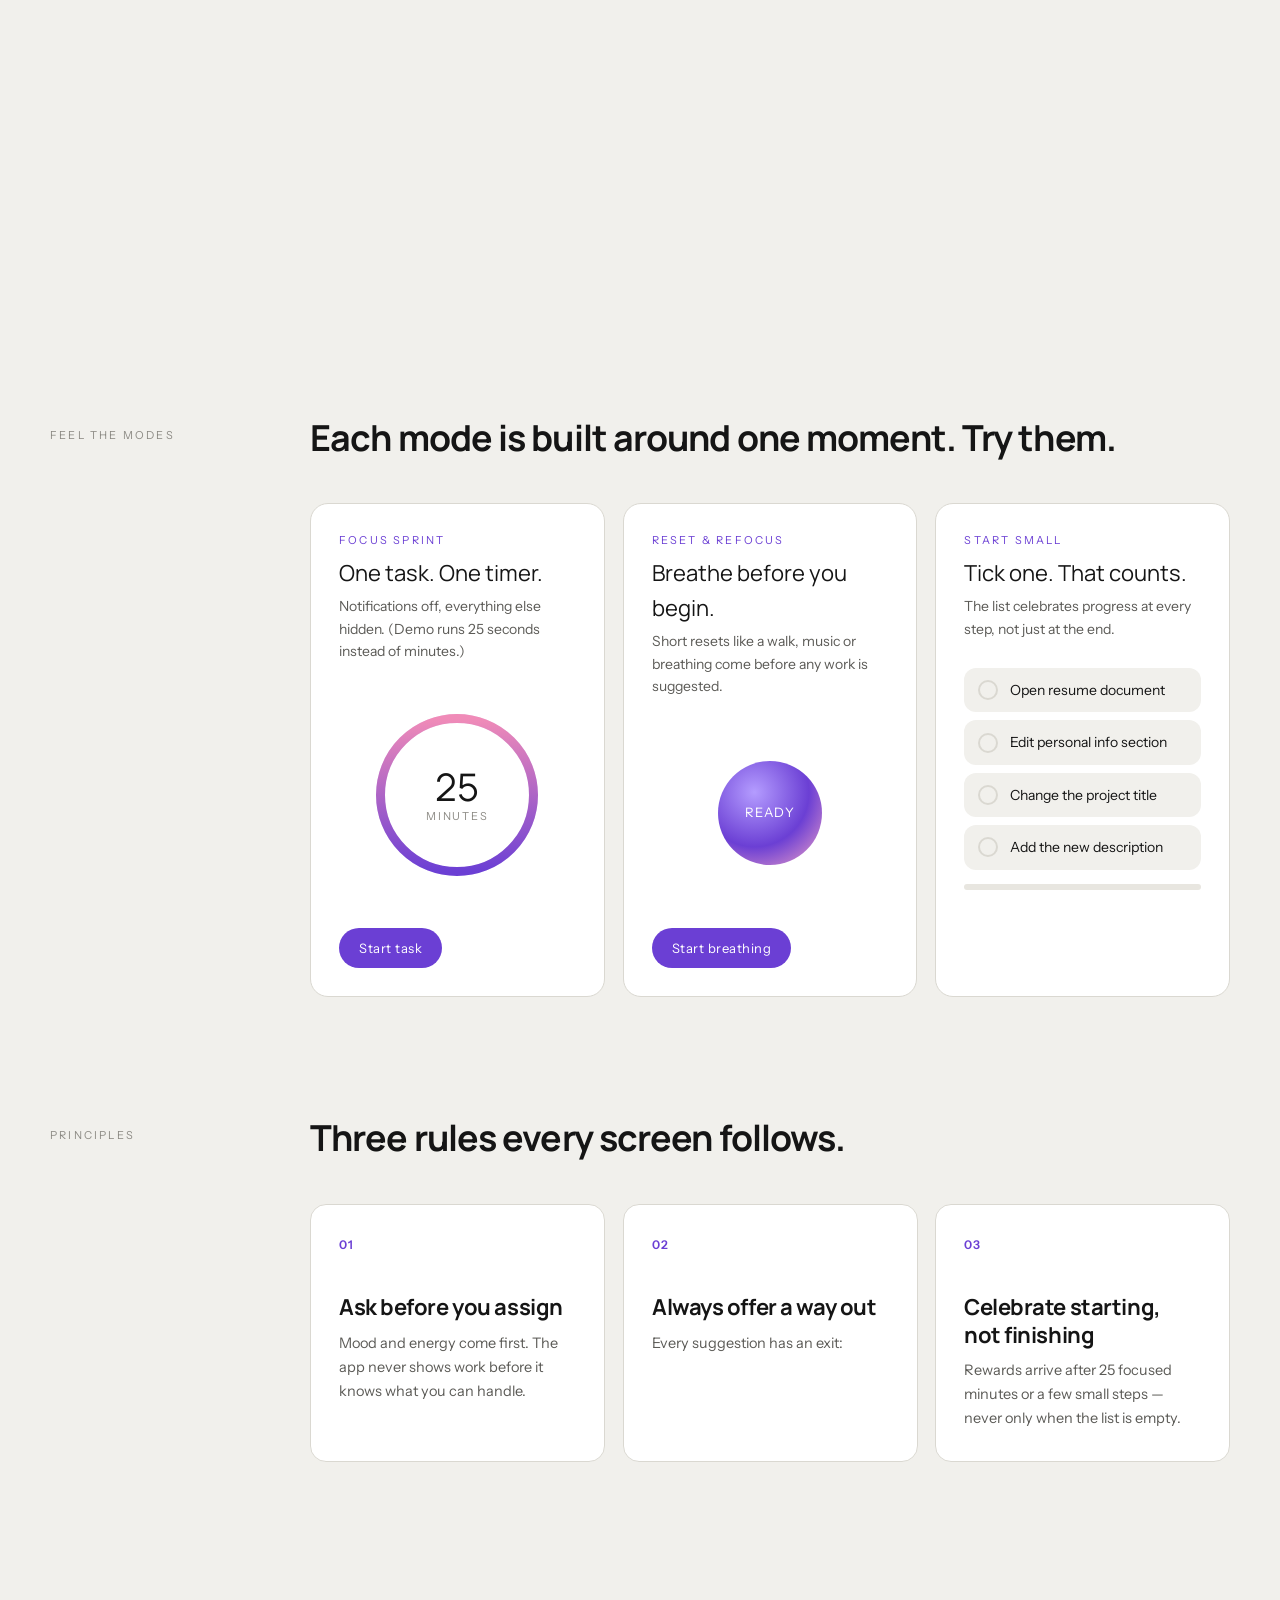
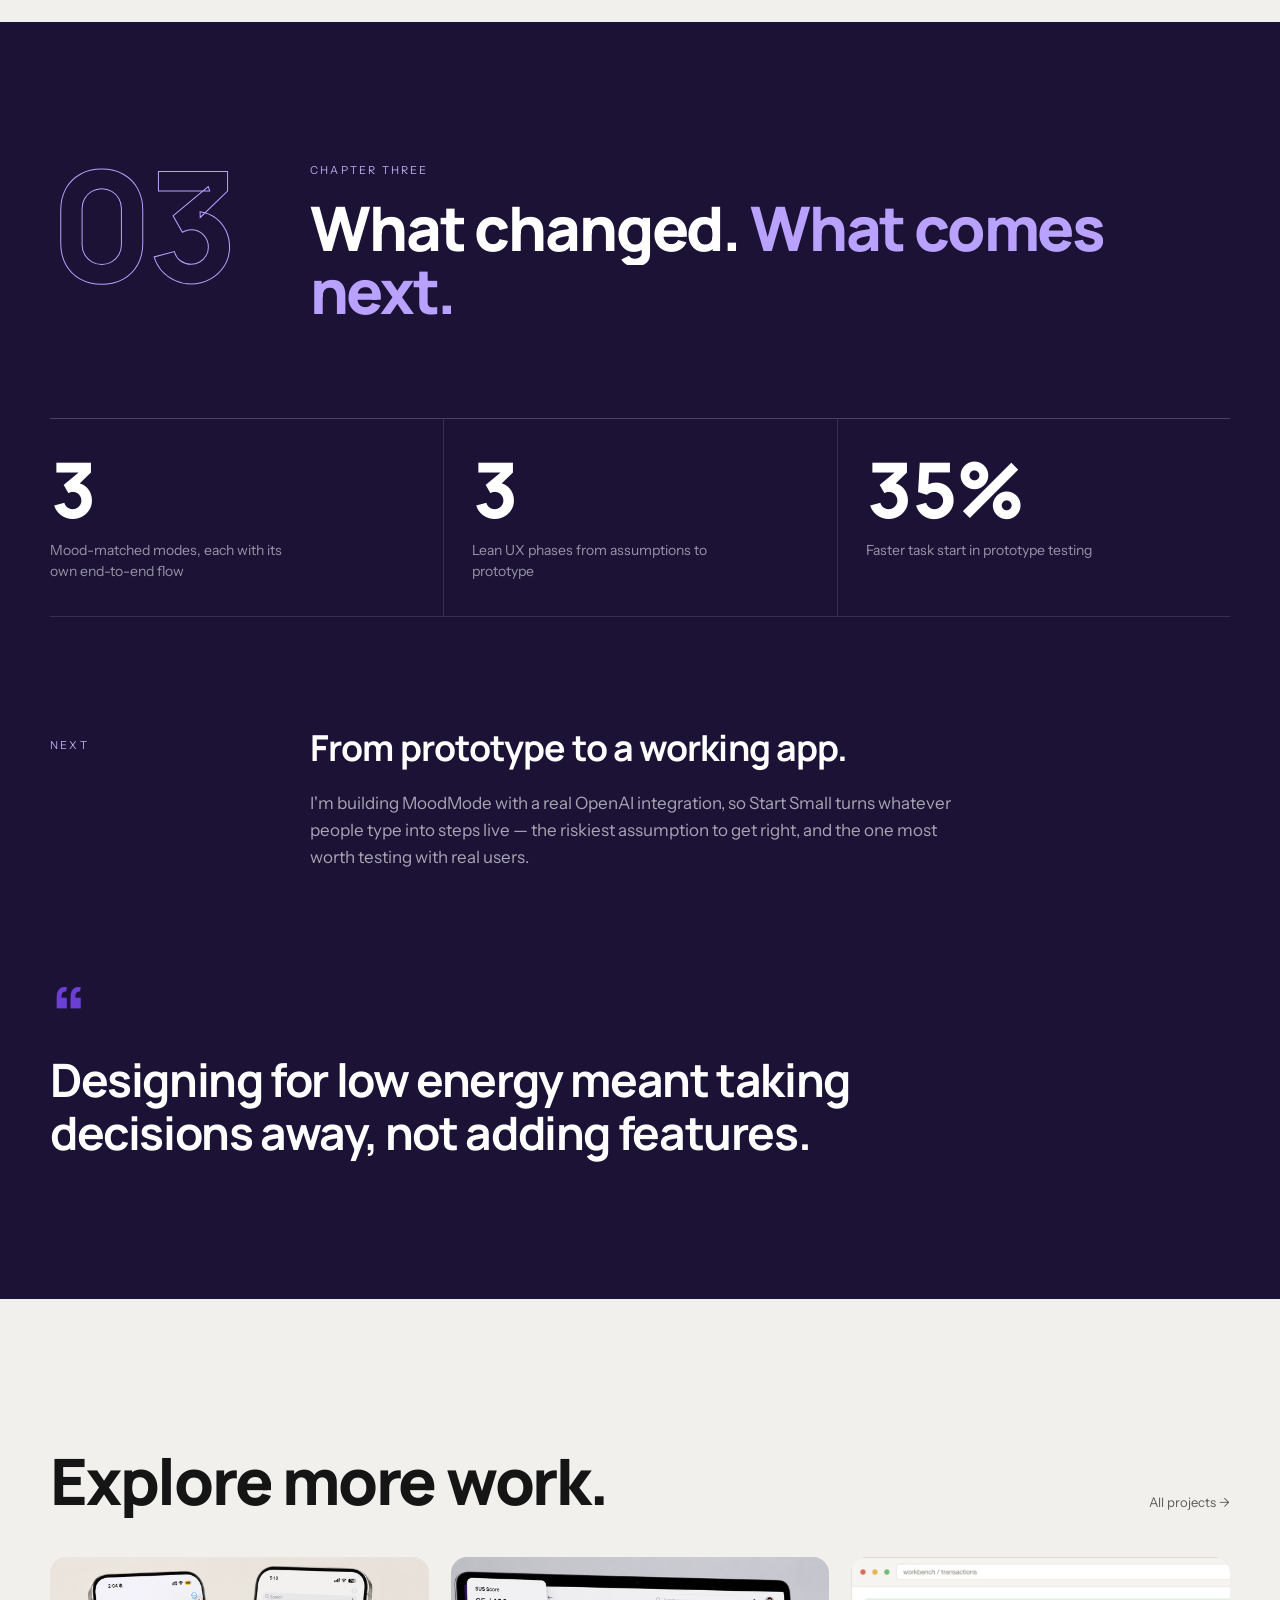
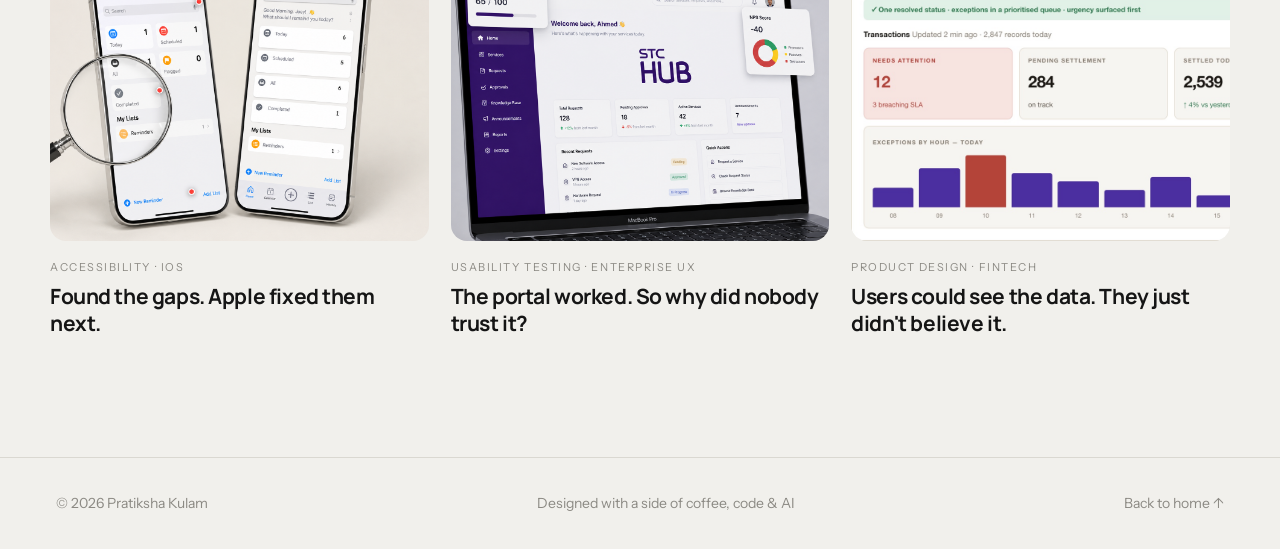
<file: case-study-moodmode.html>
<!DOCTYPE html>
<html lang="en">
<head>
  <meta charset="UTF-8">
  <meta name="viewport" content="width=device-width, initial-scale=1.0">
  <title>MoodMode — Case Study · Pratiksha Kulam</title>
  <meta name="description" content="MoodMode: an emotion-adaptive iOS productivity app for ADHD brains that asks how you feel before it asks what you need to do.">
  <link rel="stylesheet" href="case-study.css">
  <link rel="stylesheet" href="motion.css">
  <style>
    body { --project: #6B3FD4; --project-soft: #ECE6F8; --project-deep: #1B1236; }

    /* hero orbs */
    .orbs { position: absolute; inset: 0; pointer-events: none; z-index: 0; }
    .orb { position: absolute; width: var(--s, 76px); height: var(--s, 76px); border-radius: 50%; display: grid; place-items: center; font-size: calc(var(--s, 76px) * .5);
      background: radial-gradient(circle at 30% 25%, #fff, #EDE6FB 60%, #D8CCF6); box-shadow: 0 20px 40px -18px rgba(80,40,160,.45), inset 0 -6px 16px rgba(107,63,212,.15);
      animation: m-float var(--t, 7s) ease-in-out infinite; animation-delay: var(--delay, 0s); }
    .orb-wrap { position: absolute; transition: transform 1.2s cubic-bezier(.2,.7,.1,1); }
    .hero .wrap { position: relative; z-index: 1; }
    .hero-blob { position: absolute; width: 720px; height: 720px; right: -220px; top: -160px; border-radius: 50%; z-index: 0;
      background: radial-gradient(circle at 40% 40%, rgba(150,110,255,.35), rgba(255,170,210,.18) 45%, transparent 70%); filter: blur(10px); }

    /* demo */
    .demo { display: grid; grid-template-columns: 1fr 360px 1fr; gap: 56px; align-items: center; margin-top: 56px; padding: 64px 56px; border-radius: 22px;
      background: linear-gradient(160deg, #F1ECFB, #F8EEF4 60%, #EFE8DD); position: relative; overflow: hidden; }
    .demo-moods { display: flex; flex-direction: column; gap: 12px; }
    .demo-moods p.eyebrow { margin-bottom: 8px; }
    .mood-btn { display: flex; align-items: center; gap: 16px; padding: 14px 18px; border-radius: 16px; background: rgba(255,255,255,.7); border: 1px solid transparent; cursor: pointer; text-align: left; transition: transform .4s var(--ease), background .3s, border-color .3s, box-shadow .3s; }
    .mood-btn .em { font-size: 34px; line-height: 1; transition: transform .5s var(--ease); }
    .mood-btn b { display: block; font-family: var(--serif); font-weight: normal; font-size: 19px; }
    .mood-btn small { color: var(--subtle); font-size: 12.5px; }
    .mood-btn:hover { transform: translateX(6px); }
    .mood-btn[aria-pressed="true"] { background: #fff; border-color: var(--project); box-shadow: 0 16px 34px -20px rgba(107,63,212,.6); }
    .mood-btn[aria-pressed="true"] .em { transform: scale(1.2) rotate(-8deg); }
    .demo-phone { width: 300px; margin: 0 auto; aspect-ratio: 398/856; position: relative; }
    .demo-phone .phone { height: 100%; }
    .demo-phone .screen { position: relative; }
    .demo-phone .screen img { position: absolute; inset: 0; width: 100%; height: 100%; object-fit: cover; opacity: 0; transform: scale(1.04); transition: opacity .5s, transform .7s var(--ease); }
    .demo-phone .screen img.on { opacity: 1; transform: none; }
    .demo-out h4 { font-family: var(--serif); font-weight: normal; font-size: 34px; color: var(--project); line-height: 1.1; margin: 10px 0 12px; }
    .demo-out p { color: var(--muted); font-size: 15.5px; }
    .demo-out .swap { transition: opacity .35s, transform .45s var(--ease); }
    .demo-out .swap.out { opacity: 0; transform: translateY(10px); }
    .strip { display: flex; gap: 8px; margin-top: 22px; }
    .strip button { width: 44px; aspect-ratio: 398/856; border-radius: 8px; overflow: hidden; opacity: .45; outline: 2px solid transparent; outline-offset: 2px; transition: opacity .3s, outline-color .3s, transform .3s; cursor: pointer; padding: 0; }
    .strip button img { width: 100%; height: 100%; object-fit: cover; }
    .strip button:hover { opacity: .8; transform: translateY(-3px); }
    .strip button.on { opacity: 1; outline-color: var(--project); }
    .demo-hint { position: absolute; left: 56px; bottom: 22px; font-size: 12px; color: var(--subtle); }

    /* playground */
    .play { display: grid; grid-template-columns: repeat(3, 1fr); gap: 18px; margin-top: 44px; }
    .toy { background: var(--surface); border: 1px solid var(--line); border-radius: 18px; padding: 28px; display: flex; flex-direction: column; min-height: 440px; }
    .toy h4 { font-family: var(--serif); font-weight: normal; font-size: 22px; margin: 6px 0 4px; }
    .toy > p { font-size: 14px; color: var(--muted); }
    .toy-stage { flex: 1; display: grid; place-items: center; padding: 28px 0; min-height: 230px; overflow: hidden; }
    .toy-btn { align-self: flex-start; padding: 10px 20px; border-radius: 999px; background: var(--project); color: #fff; font-size: 13px; letter-spacing: .04em; cursor: pointer; }
    .ring { width: 180px; height: 180px; position: relative; }
    .ring svg { width: 100%; height: 100%; transform: rotate(-90deg); }
    .ring circle { fill: none; stroke-width: 10; }
    .ring .track { stroke: var(--project-soft); }
    .ring .val { stroke: url(#mmGrad); stroke-linecap: round; stroke-dasharray: 534; stroke-dashoffset: 0; }
    .ring-label { position: absolute; inset: 0; display: grid; place-items: center; text-align: center; font-family: var(--serif); font-size: 38px; line-height: 1; }
    .ring-label small { display: block; font-family: var(--sans); font-size: 11px; letter-spacing: .16em; color: var(--subtle); margin-top: 6px; text-transform: uppercase; }
    .breath { width: 104px; height: 104px; border-radius: 50%; background: radial-gradient(circle at 35% 30%, #B49CFF, #6B3FD4 55%, #F2A3C7); display: grid; place-items: center; color: #fff; font-size: 13px; letter-spacing: .08em; text-transform: uppercase; box-shadow: 0 0 0 0 rgba(107,63,212,.25); transition: transform 4s ease-in-out, box-shadow 4s ease-in-out; }
    .breath.inhale { transform: scale(1.35); box-shadow: 0 0 0 18px rgba(107,63,212,.08); }
    .todo-list { list-style: none; width: 100%; }
    .todo-list li { margin-bottom: 8px; }
    .todo-list label { display: flex; gap: 12px; align-items: center; padding: 11px 14px; border-radius: 12px; background: var(--paper); font-size: 14px; cursor: pointer; transition: background .3s; }
    .todo-list input { appearance: none; width: 20px; height: 20px; border-radius: 50%; border: 2px solid var(--line); flex-shrink: 0; display: grid; place-items: center; transition: background .3s, border-color .3s; cursor: pointer; }
    .todo-list input:checked { background: #2EAD6A; border-color: #2EAD6A; }
    .todo-list input:checked::after { content: '✓'; color: #fff; font-size: 12px; }
    .todo-list input:checked + span { color: var(--subtle); text-decoration: line-through; }
    .progress { height: 6px; border-radius: 6px; background: var(--paper-2); width: 100%; margin-top: 14px; overflow: hidden; }
    .progress span { display: block; height: 100%; width: 0; background: var(--project); transition: width .6s var(--ease); }
    .cheer { font-size: 13px; color: var(--project); min-height: 20px; margin-top: 10px; transition: opacity .3s; }
    .confetti { position: fixed; pointer-events: none; z-index: 450; font-size: 18px; }

    /* way-out ticker */
    .ticker { display: block; height: 1.5em; overflow: hidden; margin-top: 4px; white-space: nowrap; }
    .ticker span { display: block; transition: transform .6s var(--ease); color: var(--project); }

    @media (max-width: 1000px) {
      .demo { grid-template-columns: 1fr; padding: 40px 24px 60px; gap: 32px; }
      .demo-moods { flex-direction: row; flex-wrap: wrap; }
      .demo-moods p.eyebrow { width: 100%; }
      .demo-hint { left: 24px; }
      .play { grid-template-columns: 1fr; }
      .orbs { display: none; }
    }
  </style>
</head>
<body>
<a class="skip-link" href="#main">Skip to content</a>

<nav class="topnav" aria-label="Site">
  <a class="nav-logo" href="index.html" aria-label="Home">प्र</a>
  <ul class="nav-links">
    <li><a href="index.html#work">Work</a></li>
    <li><a href="index.html#think">How I think</a></li>
    <li><a href="about.html">About</a></li>
    <li><a href="index.html#contact">Contact</a></li>
    <li><a href="resume.pdf" class="nav-resume" data-magnetic>Resume</a></li>
  </ul>
</nav>

<header class="hero">
  <div class="hero-blob" data-parallax="0.12" aria-hidden="true"></div>
  <div class="orbs" aria-hidden="true">
    <div class="orb-wrap" data-depth="40" style="right:9%;top:150px"><div class="orb" style="--s:92px;--t:8s">😌</div></div>
    <div class="orb-wrap" data-depth="70" style="right:24%;top:300px"><div class="orb" style="--s:64px;--t:6.5s;--delay:-2s">😫</div></div>
    <div class="orb-wrap" data-depth="25" style="right:5%;top:430px"><div class="orb" style="--s:74px;--t:7.5s;--delay:-4s">🤩</div></div>
    <div class="orb-wrap" data-depth="55" style="right:17%;top:560px"><div class="orb" style="--s:56px;--t:9s;--delay:-1s">😓</div></div>
  </div>
  <div class="wrap">
    <div class="hero-top" data-reveal="fade">
      <a class="back" href="index.html#work">← All work</a>
      <span class="eyebrow">2025 · In progress</span>
    </div>
    <p class="eyebrow c" data-reveal style="margin-bottom:22px">MoodMode · Emotion-adaptive productivity</p>
    <h1 data-split>Most apps ignore how you feel. <em>This one starts there.</em></h1>
    <div class="hero-lede">
      <p data-reveal style="--d:.3s">An iOS app for ADHD brains that asks how you're doing <mark class="sweep">before</mark> it asks what you need to do — then shapes the next step to fit the day you're actually having.</p>
      <dl class="facts" data-reveal style="--d:.45s">
        <div><dt>Focus</dt><dd>AI product design</dd></div>
        <div><dt>Process</dt><dd>Lean UX · 4 phases</dd></div>
        <div><dt>Platform</dt><dd>iOS, mobile-first</dd></div>
        <div><dt>Status</dt><dd>Building with OpenAI</dd></div>
      </dl>
    </div>
    <figure class="hero-media" data-reveal="clip" data-cursor="MoodMode">
      <img src="assets/moodmode/hero.jpg" alt="Three iPhones showing MoodMode: the mood check-in in two colour themes and the 'For when your brain says Not Now' welcome screen." data-parallax="-0.05">
    </figure>

    <section class="tldr" aria-label="Summary">
      <div data-reveal><h2>Problem</h2><p>To-do apps show the same list on good days and bad ones. For ADHD brains, <strong>starting</strong> is the hard part.</p></div>
      <div data-reveal style="--d:.1s"><h2>Bet</h2><p>If the first step matches someone's mood and energy, they'll <strong>start sooner</strong>.</p></div>
      <div data-reveal style="--d:.2s"><h2>Design</h2><p>A two-question check-in that routes into <strong>three modes</strong>: Focus Sprint, Start Small, Reset &amp; Refocus.</p></div>
      <div data-reveal style="--d:.3s"><h2>Now</h2><p>Prototype complete. Building the AI step-breakdown with a <strong>real OpenAI</strong> integration.</p></div>
    </section>
  </div>
</header>

<nav class="chapter-nav" aria-label="Chapters">
  <ol>
    <li><a href="#problem"><span>01</span>The problem</a></li>
    <li><a href="#thinking"><span>02</span>The thinking</a></li>
    <li><a href="#outcome"><span>03</span>What changed</a></li>
  </ol>
</nav>

<main id="main">

  <!-- ═════════ 01 ═════════ -->
  <section class="chapter" id="problem">
    <div class="wrap">
      <div class="chapter-head">
        <div class="chapter-num" data-reveal="fade" aria-hidden="true">01</div>
        <div>
          <p class="eyebrow c">Chapter one</p>
          <h2 class="chapter-title" data-split>Start with the <em>right problem.</em></h2>
        </div>
      </div>

      <div class="block block-head">
        <p class="eyebrow">The gap</p>
        <div data-reveal>
          <h3>Every to-do app assumes you're ready to work.</h3>
          <p>Productivity tools hand you the same list whether you woke up energised or running on empty. They're built for planning — but for many people with ADHD, the plan isn't the problem. <mark class="sweep">Starting is.</mark></p>
          <p>On a low-energy day, a long list doesn't motivate. It confirms that you're behind. So the app gets closed, and the task waits another day.</p>
        </div>
      </div>

      <blockquote class="pull" data-reveal>For when your brain says ‘Not Now’.<cite>— the line that became MoodMode's front door</cite></blockquote>

      <div class="block block-head">
        <p class="eyebrow">Lean UX assumptions</p>
        <div>
          <h3 data-reveal>Instead of a better list, I set out to test three assumptions.</h3>
          <div class="cards c3">
            <article class="card" data-reveal data-tilt><span class="num">A1</span><h4>Starting is harder than planning</h4><p>The moment of beginning is where people stall — so that's where the design should spend its effort.</p></article>
            <article class="card" data-reveal style="--d:.1s" data-tilt><span class="num">A2</span><h4>The right first step depends on the day</h4><p>A motivated morning and a drained afternoon need different kinds of help, not the same list.</p></article>
            <article class="card" data-reveal style="--d:.2s" data-tilt><span class="num">A3</span><h4>Pressure backfires</h4><p>If saying “not now” feels like failing, people leave. Every suggestion needs a guilt-free way out.</p></article>
          </div>
        </div>
      </div>
      <!-- TODO(Pratiksha): add research evidence — who you spoke to, how many, and one real quote. -->
    </div>
  </section>

  <!-- ═════════ 02 ═════════ -->
  <section class="chapter" id="thinking">
    <div class="wrap">
      <div class="chapter-head">
        <div class="chapter-num" data-reveal="fade" aria-hidden="true">02</div>
        <div>
          <p class="eyebrow c">Chapter two</p>
          <h2 class="chapter-title" data-split>Make the <em>thinking visible.</em></h2>
        </div>
      </div>

      <div class="block block-head">
        <p class="eyebrow">The check-in</p>
        <div data-reveal>
          <h3>Two questions. A few seconds. Then the app changes shape.</h3>
          <p>MoodMode opens with an emoji mood picker and an energy slider — nothing else. Recently used moods sit one tap away, so checking in never feels like another task. That answer decides which of three modes you land in.</p>
        </div>
      </div>

      <!-- interactive demo -->
      <div class="block">
        <div class="demo" data-reveal="scale" id="demo">
          <div class="demo-moods" role="group" aria-label="Pick a mood">
            <p class="eyebrow c">Try it — how are you feeling?</p>
            <button class="mood-btn" data-mood="motivated" aria-pressed="true" data-cursor="Pick"><span class="em" aria-hidden="true">🤩</span><span><b>Motivated</b><small>Energy's up, let's go</small></span></button>
            <button class="mood-btn" data-mood="drained" aria-pressed="false" data-cursor="Pick"><span class="em" aria-hidden="true">😓</span><span><b>Drained</b><small>Running on empty</small></span></button>
            <button class="mood-btn" data-mood="anxious" aria-pressed="false" data-cursor="Pick"><span class="em" aria-hidden="true">😫</span><span><b>Anxious</b><small>Too much, too fast</small></span></button>
          </div>
          <div class="demo-phone">
            <div class="phone"><div class="screen" id="demoScreen" aria-live="polite"></div></div>
          </div>
          <div class="demo-out">
            <div class="swap" id="demoText">
              <p class="eyebrow" id="demoWhen">Feeling motivated</p>
              <h4 id="demoMode">Focus Sprint</h4>
              <p id="demoDesc"></p>
            </div>
            <div class="strip" id="demoStrip" aria-label="Screens in this flow"></div>
          </div>
          <p class="demo-hint">Tap a mood, then step through the flow →</p>
        </div>
      </div>

      <!-- scrollytelling -->
      <div class="block block-head">
        <p class="eyebrow">Anatomy of a hard day</p>
        <div data-reveal>
          <h3>Follow one drained session, screen by screen.</h3>
          <p>Start Small is where the AI does the most work, so it's where the design had to be most careful.</p>
        </div>
      </div>
      <div class="story">
        <div class="story-stage" aria-hidden="true">
          <div class="story-frames">
            <div class="phone"><img src="assets/moodmode/screens/drained-2.jpg" alt=""></div>
            <div class="phone"><img src="assets/moodmode/screens/drained-3.jpg" alt=""></div>
            <div class="phone"><img src="assets/moodmode/screens/drained-4.jpg" alt=""></div>
            <div class="phone"><img src="assets/moodmode/screens/drained-5.jpg" alt=""></div>
            <div class="phone"><img src="assets/moodmode/screens/drained-6.jpg" alt=""></div>
          </div>
        </div>
        <div class="story-steps">
          <div class="story-step" data-frame="0">
            <p class="eyebrow c">Step 1 · Check in</p>
            <h4>“Drained” with low energy.</h4>
            <p>The user picks a mood and drags the energy slider down. No typing, no decisions about tasks yet.</p>
            <img class="inline-shot phone" src="assets/moodmode/screens/drained-2.jpg" alt="Mood check-in with Drained selected and energy set low.">
          </div>
          <div class="story-step" data-frame="1">
            <p class="eyebrow c">Step 2 · Meet them there</p>
            <h4>“No worries, let's take it slowly.”</h4>
            <p>The app names the feeling and offers one path — <strong>Start Small</strong> — with a quiet “Prefer something else?” underneath. The tone is permission, not pressure.</p>
            <img class="inline-shot phone" src="assets/moodmode/screens/drained-3.jpg" alt="'Looks like you are drained today' card with a Start Small button.">
          </div>
          <div class="story-step" data-frame="2">
            <p class="eyebrow c">Step 3 · Brain dump</p>
            <h4>Get it out of your head first.</h4>
            <p>Three loose fields: what the task is, a short description the AI turns into steps, and a free space for whatever else is on your mind — “without worrying about structure and form”. Users can also write their own steps.</p>
            <img class="inline-shot phone" src="assets/moodmode/screens/drained-4.jpg" alt="Brain Dump screen with task, description and 'what's on your mind' fields.">
          </div>
          <div class="story-step" data-frame="3">
            <p class="eyebrow c">Step 4 · Tiny steps</p>
            <h4>“You don't have to finish it all, just start small.”</h4>
            <p>The task becomes a checklist of small, concrete actions — “Open resume document”, “Change the project title”. Edit, add and reorder sit in a floating bar so the list stays the user's.</p>
            <img class="inline-shot phone" src="assets/moodmode/screens/drained-5.jpg" alt="Today's To-Dos with four of six small steps checked off.">
          </div>
          <div class="story-step" data-frame="4">
            <p class="eyebrow c">Step 5 · Count the win</p>
            <h4>Progress, not perfection.</h4>
            <p>Four of six steps done is celebrated as a win: “You have already made progress today.” The next option is a break, not more work.</p>
            <img class="inline-shot phone" src="assets/moodmode/screens/drained-6.jpg" alt="'Nice work! You have already made progress today' celebration.">
          </div>
        </div>
      </div>

      <!-- playground -->
      <div class="block block-head" style="margin-top:80px">
        <p class="eyebrow">Feel the modes</p>
        <div>
          <h3 data-reveal>Each mode is built around one moment. Try them.</h3>
          <div class="play">
            <div class="toy" data-reveal>
              <p class="eyebrow c">Focus Sprint</p>
              <h4>One task. One timer.</h4>
              <p>Notifications off, everything else hidden. (Demo runs 25 seconds instead of minutes.)</p>
              <div class="toy-stage">
                <div class="ring">
                  <svg viewBox="0 0 200 200" aria-hidden="true"><defs><linearGradient id="mmGrad" x1="0" x2="1"><stop offset="0" stop-color="#6B3FD4"/><stop offset="1" stop-color="#F08BB8"/></linearGradient></defs><circle class="track" cx="100" cy="100" r="85"/><circle class="val" id="ringVal" cx="100" cy="100" r="85"/></svg>
                  <div class="ring-label"><div><span id="ringNum">25</span><small>minutes</small></div></div>
                </div>
              </div>
              <button class="toy-btn" id="ringBtn" data-cursor="Start">Start task</button>
            </div>
            <div class="toy" data-reveal style="--d:.1s">
              <p class="eyebrow c">Reset &amp; Refocus</p>
              <h4>Breathe before you begin.</h4>
              <p>Short resets like a walk, music or breathing come before any work is suggested.</p>
              <div class="toy-stage"><div class="breath" id="breath">Ready</div></div>
              <button class="toy-btn" id="breathBtn" data-cursor="Breathe">Start breathing</button>
            </div>
            <div class="toy" data-reveal style="--d:.2s">
              <p class="eyebrow c">Start Small</p>
              <h4>Tick one. That counts.</h4>
              <p>The list celebrates progress at every step, not just at the end.</p>
              <div class="toy-stage" style="place-items:start stretch">
                <div>
                  <ul class="todo-list" id="todo">
                    <li><label><input type="checkbox"><span>Open resume document</span></label></li>
                    <li><label><input type="checkbox"><span>Edit personal info section</span></label></li>
                    <li><label><input type="checkbox"><span>Change the project title</span></label></li>
                    <li><label><input type="checkbox"><span>Add the new description</span></label></li>
                  </ul>
                  <div class="progress"><span id="todoBar"></span></div>
                  <p class="cheer" id="cheer" aria-live="polite"></p>
                </div>
              </div>
            </div>
          </div>
        </div>
      </div>

      <div class="block block-head">
        <p class="eyebrow">Principles</p>
        <div>
          <h3 data-reveal>Three rules every screen follows.</h3>
          <div class="cards c3">
            <article class="card" data-reveal data-tilt><span class="num">01</span><h4>Ask before you assign</h4><p>Mood and energy come first. The app never shows work before it knows what you can handle.</p></article>
            <article class="card" data-reveal style="--d:.1s" data-tilt><span class="num">02</span><h4>Always offer a way out</h4><p>Every suggestion has an exit: <span class="ticker" aria-label="Prefer something else, Changed your mind, Want a break, Still not ready"><span id="wayOut">“Prefer something else?”</span></span></p></article>
            <article class="card" data-reveal style="--d:.2s" data-tilt><span class="num">03</span><h4>Celebrate starting, not finishing</h4><p>Rewards arrive after 25 focused minutes or a few small steps — never only when the list is empty.</p></article>
          </div>
        </div>
      </div>
    </div>
  </section>

  <!-- ═════════ 03 ═════════ -->
  <section class="band" id="outcome">
    <div class="wrap">
      <div class="chapter-head">
        <div class="chapter-num" data-reveal="fade" aria-hidden="true" style="-webkit-text-stroke-color:#B9A2FF">03</div>
        <div>
          <p class="eyebrow">Chapter three</p>
          <h2 class="chapter-title" data-split>What changed. <em style="color:#B9A2FF">What comes next.</em></h2>
        </div>
      </div>

      <div class="stats" style="--cols:3">
        <div class="stat"><p class="stat-val" data-count="3">3</p><p class="stat-lbl">Mood-matched modes, each with its own end-to-end flow</p></div>
        <div class="stat"><p class="stat-val" data-count="4">4</p><p class="stat-lbl">Lean UX phases from assumptions to prototype</p></div>
        <div class="stat"><p class="stat-val" data-count="40" data-suffix="%">40%</p><p class="stat-lbl">Faster task start in prototype testing</p></div>
      </div>
      <!-- TODO(Pratiksha): add how the 40% was measured (who, how many, compared with what). -->

      <div class="block block-head" style="margin-top:110px">
        <p class="eyebrow">Next</p>
        <div data-reveal>
          <h3>From prototype to a working app.</h3>
          <p>I'm building MoodMode with a real OpenAI integration, so Start Small turns whatever people type into steps live — the riskiest assumption to get right, and the one most worth testing with real users.</p>
        </div>
      </div>

      <blockquote class="pull" data-reveal style="margin-bottom:0">Designing for low energy meant taking decisions away, not adding features.</blockquote>
    </div>
  </section>

  <section class="more" aria-labelledby="more-title">
    <div class="wrap">
      <div class="more-head">
        <h2 id="more-title" data-split>Explore more work.</h2>
        <a class="back" href="index.html#work" data-magnetic>All projects →</a>
      </div>
      <div class="more-grid">
        <a class="more-card" href="case-study-apple.html" data-reveal data-cursor="View">
          <div class="more-img"><img src="apple-project.png" alt="" loading="lazy"></div>
          <p class="more-tag">Accessibility · iOS</p>
          <p class="more-title">Found the gaps. Apple fixed them next.</p>
        </a>
        <a class="more-card" href="case-study-stc.html" data-reveal style="--d:.1s" data-cursor="View">
          <div class="more-img"><img src="stc%20hub_2.png" alt="" loading="lazy"></div>
          <p class="more-tag">Usability Testing · Enterprise UX</p>
          <p class="more-title">The portal worked. So why did nobody trust it?</p>
        </a>
        <a class="more-card" href="case-study-wealth.html" data-reveal style="--d:.2s" data-cursor="View">
          <div class="more-img"><img src="assets/wealth/cover.jpg" alt="" loading="lazy" style="object-position:left top"></div>
          <p class="more-tag">Product Design · Fintech</p>
          <p class="more-title">Users could see the data. They just didn't believe it.</p>
        </a>
      </div>
    </div>
  </section>
</main>

<footer class="cs-footer">
  <span>© 2026 Pratiksha Kulam</span>
  <span>Designed with a side of coffee, code &amp; AI</span>
  <a href="index.html">Back to home ↑</a>
</footer>

<script src="motion.js"></script>
<script src="case-study.js"></script>
<script>
(() => {
  const reduce = matchMedia('(prefers-reduced-motion: reduce)').matches;

  /* hero orbs follow the pointer at different depths */
  if (!reduce && matchMedia('(pointer: fine)').matches) {
    const orbs = document.querySelectorAll('.orb-wrap');
    addEventListener('pointermove', (e) => {
      const x = e.clientX / innerWidth - .5, y = e.clientY / innerHeight - .5;
      orbs.forEach((o) => { const d = +o.dataset.depth; o.style.transform = `translate(${x * d}px, ${y * d}px)`; });
    }, { passive: true });
  }

  /* mood demo */
  const modes = {
    motivated: { when: 'Feeling motivated', mode: 'Focus Sprint', desc: 'Energy is high, so the risk is distraction. Name one task, mute notifications for 25 minutes, and see only the timer.', steps: ['Welcome', 'Check in', 'Suggestion', 'Name the task', '25-min sprint', 'Celebrate'] },
    drained:   { when: 'Feeling drained',   mode: 'Start Small',  desc: 'Energy is low, so the first step has to be tiny. Brain-dump the task and let AI break it into steps small enough to begin.', steps: ['Welcome', 'Check in', 'Suggestion', 'Brain dump', 'Tiny steps', 'Progress'] },
    anxious:   { when: 'Feeling anxious',   mode: 'Reset & Refocus', desc: 'Pushing straight into work backfires. Take a short reset — a walk, music or breathing — then choose how to continue.', steps: ['Welcome', 'Check in', 'Suggestion', 'Pick a reset', 'Breathe', 'Ready?'] }
  };
  const screen = document.getElementById('demoScreen'), strip = document.getElementById('demoStrip');
  const text = document.getElementById('demoText');
  const imgs = {};
  Object.keys(modes).forEach((m) => {
    imgs[m] = [1, 2, 3, 4, 5, 6].map((i) => {
      const im = new Image(); im.src = `assets/moodmode/screens/${m}-${i}.jpg`; im.alt = `${modes[m].mode}: ${modes[m].steps[i - 1]} screen`; im.loading = 'lazy';
      screen.appendChild(im); return im;
    });
  });
  let current = 'motivated', idx = 2, auto;
  const showScreen = (i) => {
    idx = i;
    Object.values(imgs).flat().forEach((im) => im.classList.remove('on'));
    imgs[current][i].classList.add('on');
    [...strip.children].forEach((b, j) => b.classList.toggle('on', j === i));
  };
  const setMood = (m, user) => {
    current = m;
    document.querySelectorAll('.mood-btn').forEach((b) => b.setAttribute('aria-pressed', b.dataset.mood === m));
    text.classList.add('out');
    setTimeout(() => {
      document.getElementById('demoWhen').textContent = modes[m].when;
      document.getElementById('demoMode').textContent = modes[m].mode;
      document.getElementById('demoDesc').textContent = modes[m].desc;
      text.classList.remove('out');
    }, reduce ? 0 : 220);
    strip.innerHTML = '';
    imgs[m].forEach((im, i) => {
      const b = document.createElement('button'); b.type = 'button'; b.dataset.cursor = 'View';
      b.setAttribute('aria-label', `Show ${modes[m].steps[i]} screen`);
      b.innerHTML = `<img src="${im.src}" alt="">`;
      b.addEventListener('click', () => { clearInterval(auto); showScreen(i); });
      strip.appendChild(b);
    });
    showScreen(2);
    if (user) clearInterval(auto);
  };
  document.querySelectorAll('.mood-btn').forEach((b) => b.addEventListener('click', () => setMood(b.dataset.mood, true)));
  setMood('motivated');
  /* gentle auto-advance until the visitor interacts */
  const demo = document.getElementById('demo');
  if (!reduce) demo.addEventListener('m:in', () => {
    auto = setInterval(() => { showScreen((idx + 1) % 6); }, 1800);
  }, { once: true });
  demo.addEventListener('pointerenter', () => clearInterval(auto));

  /* focus ring */
  const ringVal = document.getElementById('ringVal'), ringNum = document.getElementById('ringNum'), ringBtn = document.getElementById('ringBtn');
  const C = 2 * Math.PI * 85; ringVal.style.strokeDasharray = C;
  let ringT;
  ringBtn.addEventListener('click', () => {
    cancelAnimationFrame(ringT);
    const t0 = performance.now(), dur = 25000;
    ringBtn.textContent = 'Restart';
    const tick = (t) => {
      const p = Math.min(1, (t - t0) / dur);
      ringVal.style.strokeDashoffset = (C * p).toFixed(1);
      ringNum.textContent = Math.ceil(25 * (1 - p));
      if (p < 1) ringT = requestAnimationFrame(tick); else { ringNum.textContent = '🎉'; ringBtn.textContent = 'Great work — again?'; }
    };
    ringT = requestAnimationFrame(tick);
  });

  /* breathing */
  const breath = document.getElementById('breath'), breathBtn = document.getElementById('breathBtn');
  let bInt;
  breathBtn.addEventListener('click', () => {
    if (bInt) { clearInterval(bInt); bInt = null; breath.classList.remove('inhale'); breath.textContent = 'Ready'; breathBtn.textContent = 'Start breathing'; return; }
    breathBtn.textContent = 'Stop';
    const cycle = () => { const inn = !breath.classList.contains('inhale'); breath.classList.toggle('inhale', inn); breath.textContent = inn ? 'Breathe in' : 'Breathe out'; };
    cycle(); bInt = setInterval(cycle, 4000);
  });

  /* start-small checklist */
  const boxes = [...document.querySelectorAll('#todo input')], bar = document.getElementById('todoBar'), cheer = document.getElementById('cheer');
  const lines = ['Nice — you started.', 'Two down. Momentum!', 'Look at you go.', 'All done. Take that break. 🎉'];
  boxes.forEach((b) => b.addEventListener('change', (e) => {
    const n = boxes.filter((x) => x.checked).length;
    bar.style.width = (n / boxes.length * 100) + '%';
    cheer.textContent = n ? lines[n - 1] : '';
    if (b.checked && !reduce) {
      const r = b.getBoundingClientRect();
      ['✨', '🎉', '💜', '⭐'].forEach((c, i) => {
        const s = document.createElement('span'); s.className = 'confetti'; s.textContent = c;
        s.style.left = r.left + 'px'; s.style.top = r.top + 'px'; document.body.appendChild(s);
        const a = (i / 4) * Math.PI * 2 + Math.random();
        s.animate([{ transform: 'translate(0,0) scale(.6)', opacity: 1 }, { transform: `translate(${Math.cos(a) * 60}px, ${Math.sin(a) * 60 - 30}px) scale(1.1)`, opacity: 0 }], { duration: 900, easing: 'cubic-bezier(.2,.7,.1,1)' }).onfinish = () => s.remove();
      });
    }
  }));

  /* way-out ticker */
  const phrases = ['“Prefer something else?”', '“Changed your mind?”', '“Want a break?”', '“Still not ready?”'];
  const wo = document.getElementById('wayOut'); let pi = 0;
  if (!reduce) setInterval(() => {
    wo.style.transform = 'translateY(-110%)';
    setTimeout(() => { pi = (pi + 1) % phrases.length; wo.style.transition = 'none'; wo.textContent = phrases[pi]; wo.style.transform = 'translateY(110%)'; wo.offsetHeight; wo.style.transition = ''; wo.style.transform = ''; }, 500);
  }, 2600);
})();
</script>
</body>
</html>
</file>
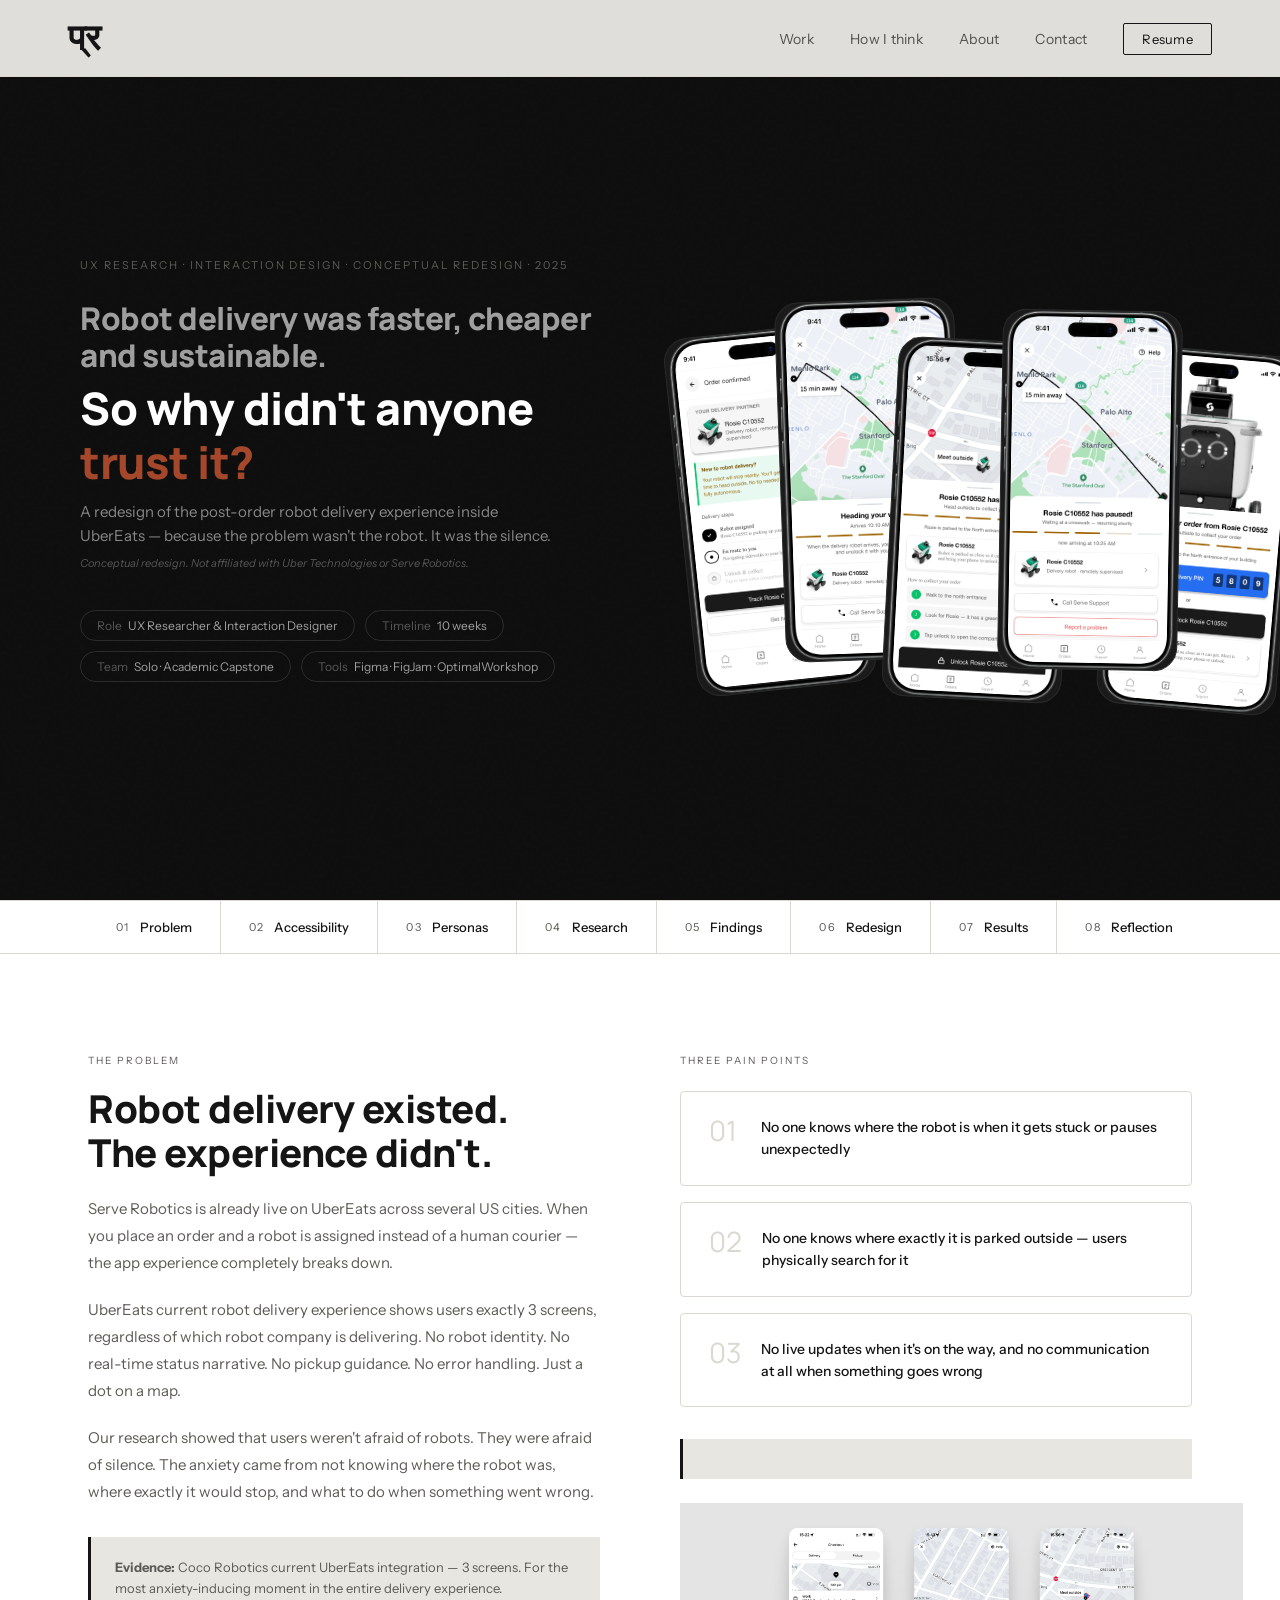
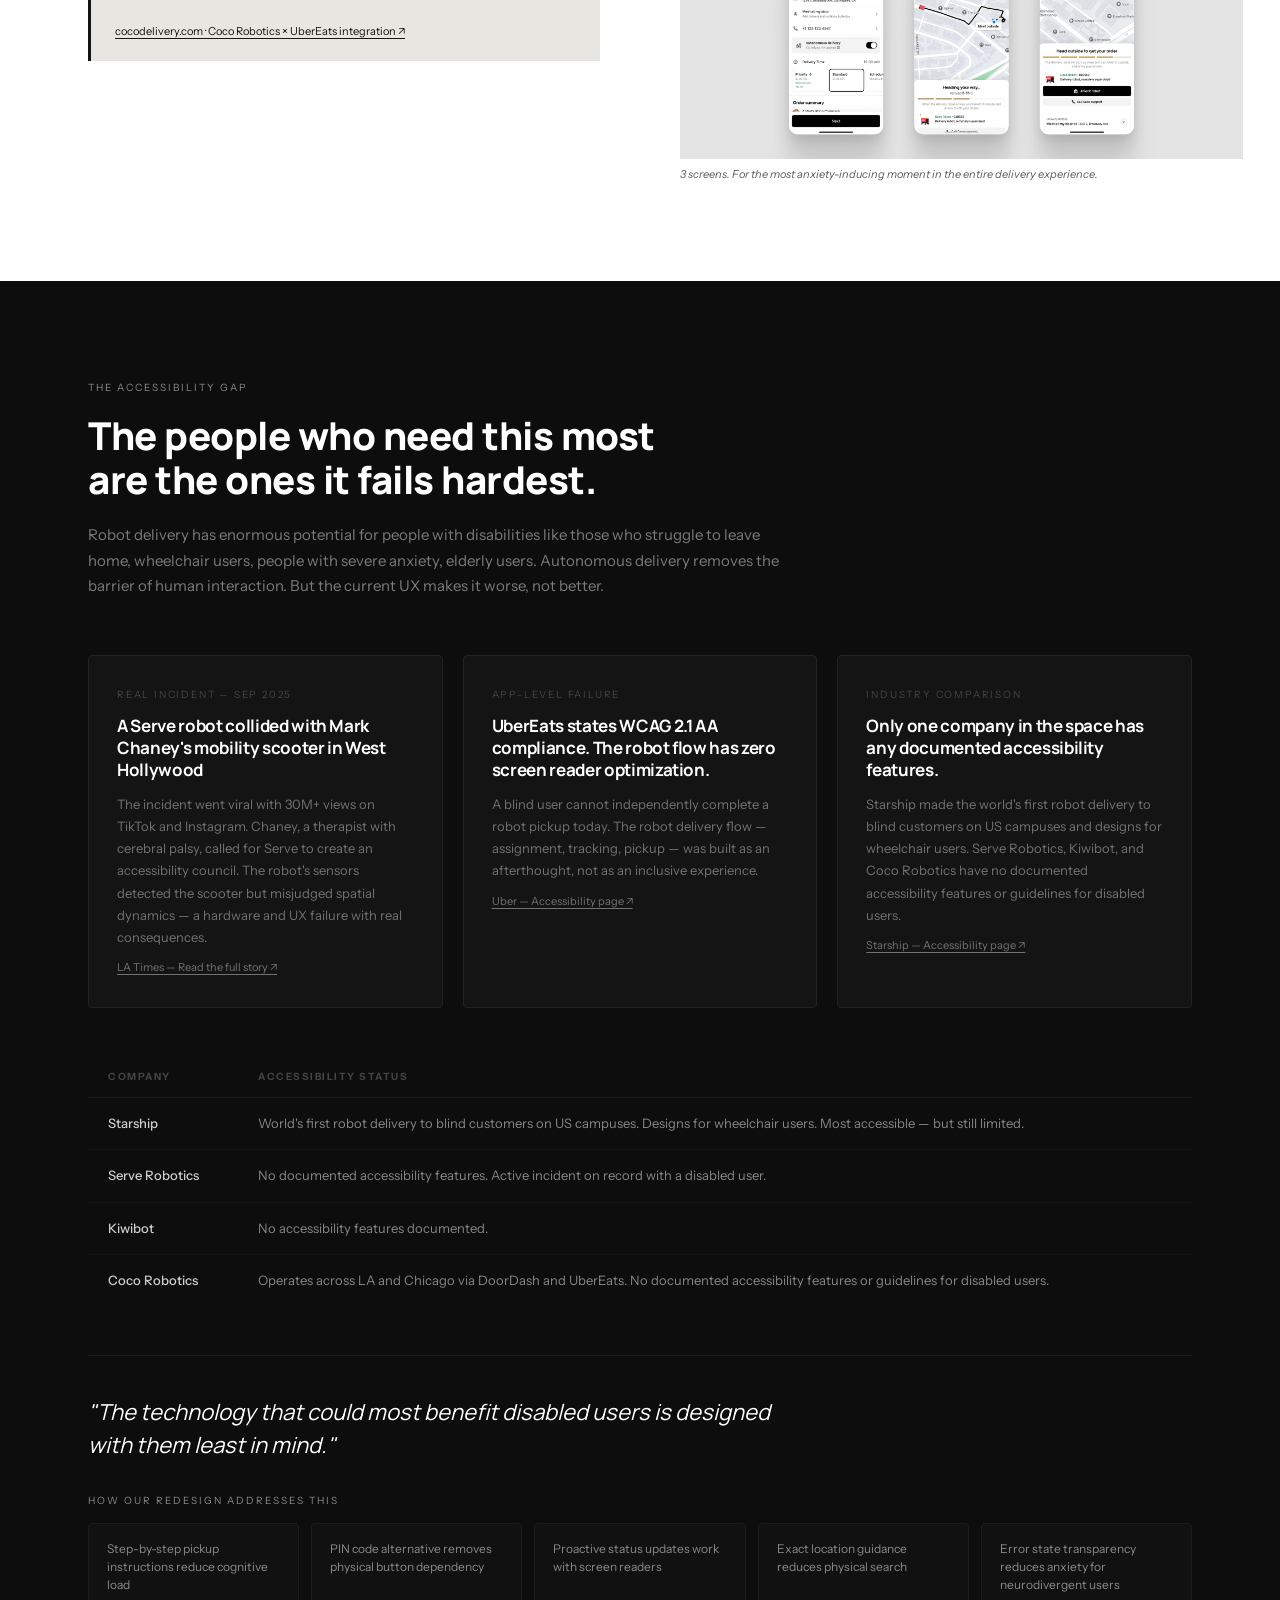
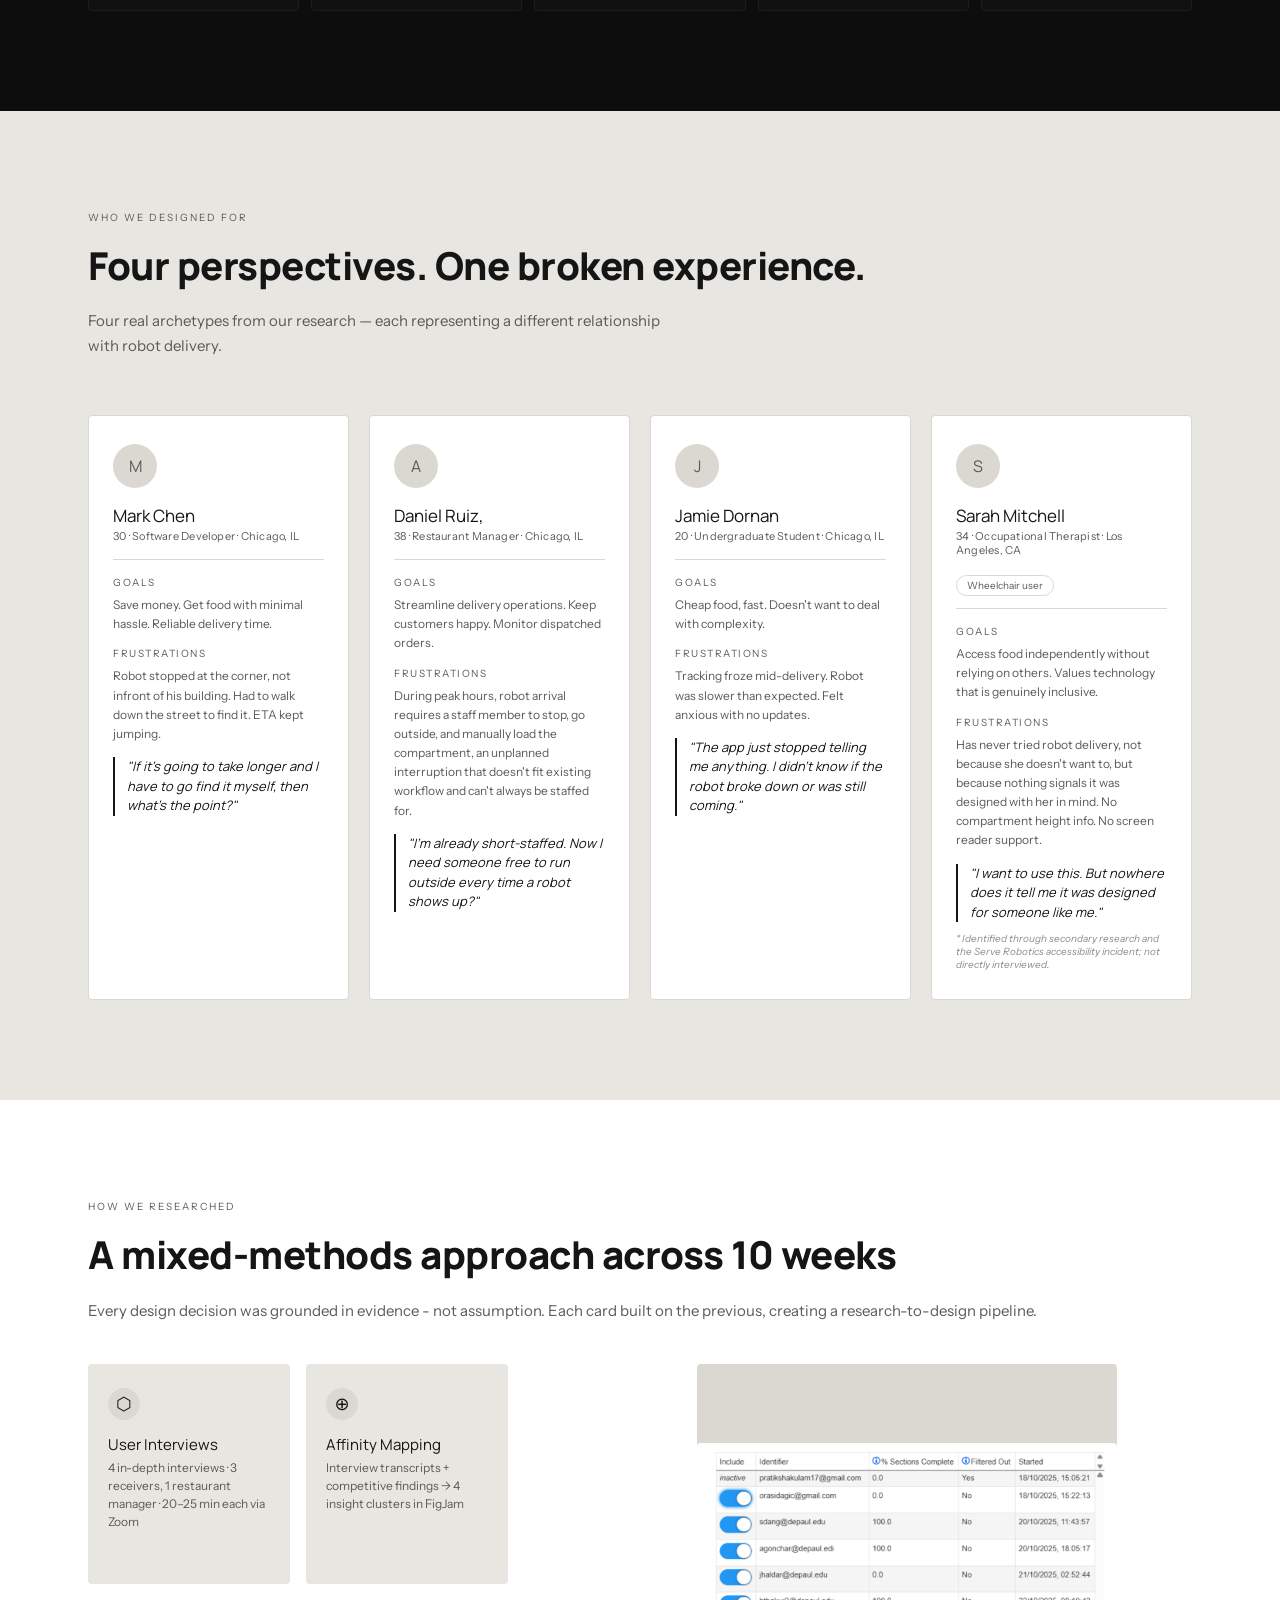
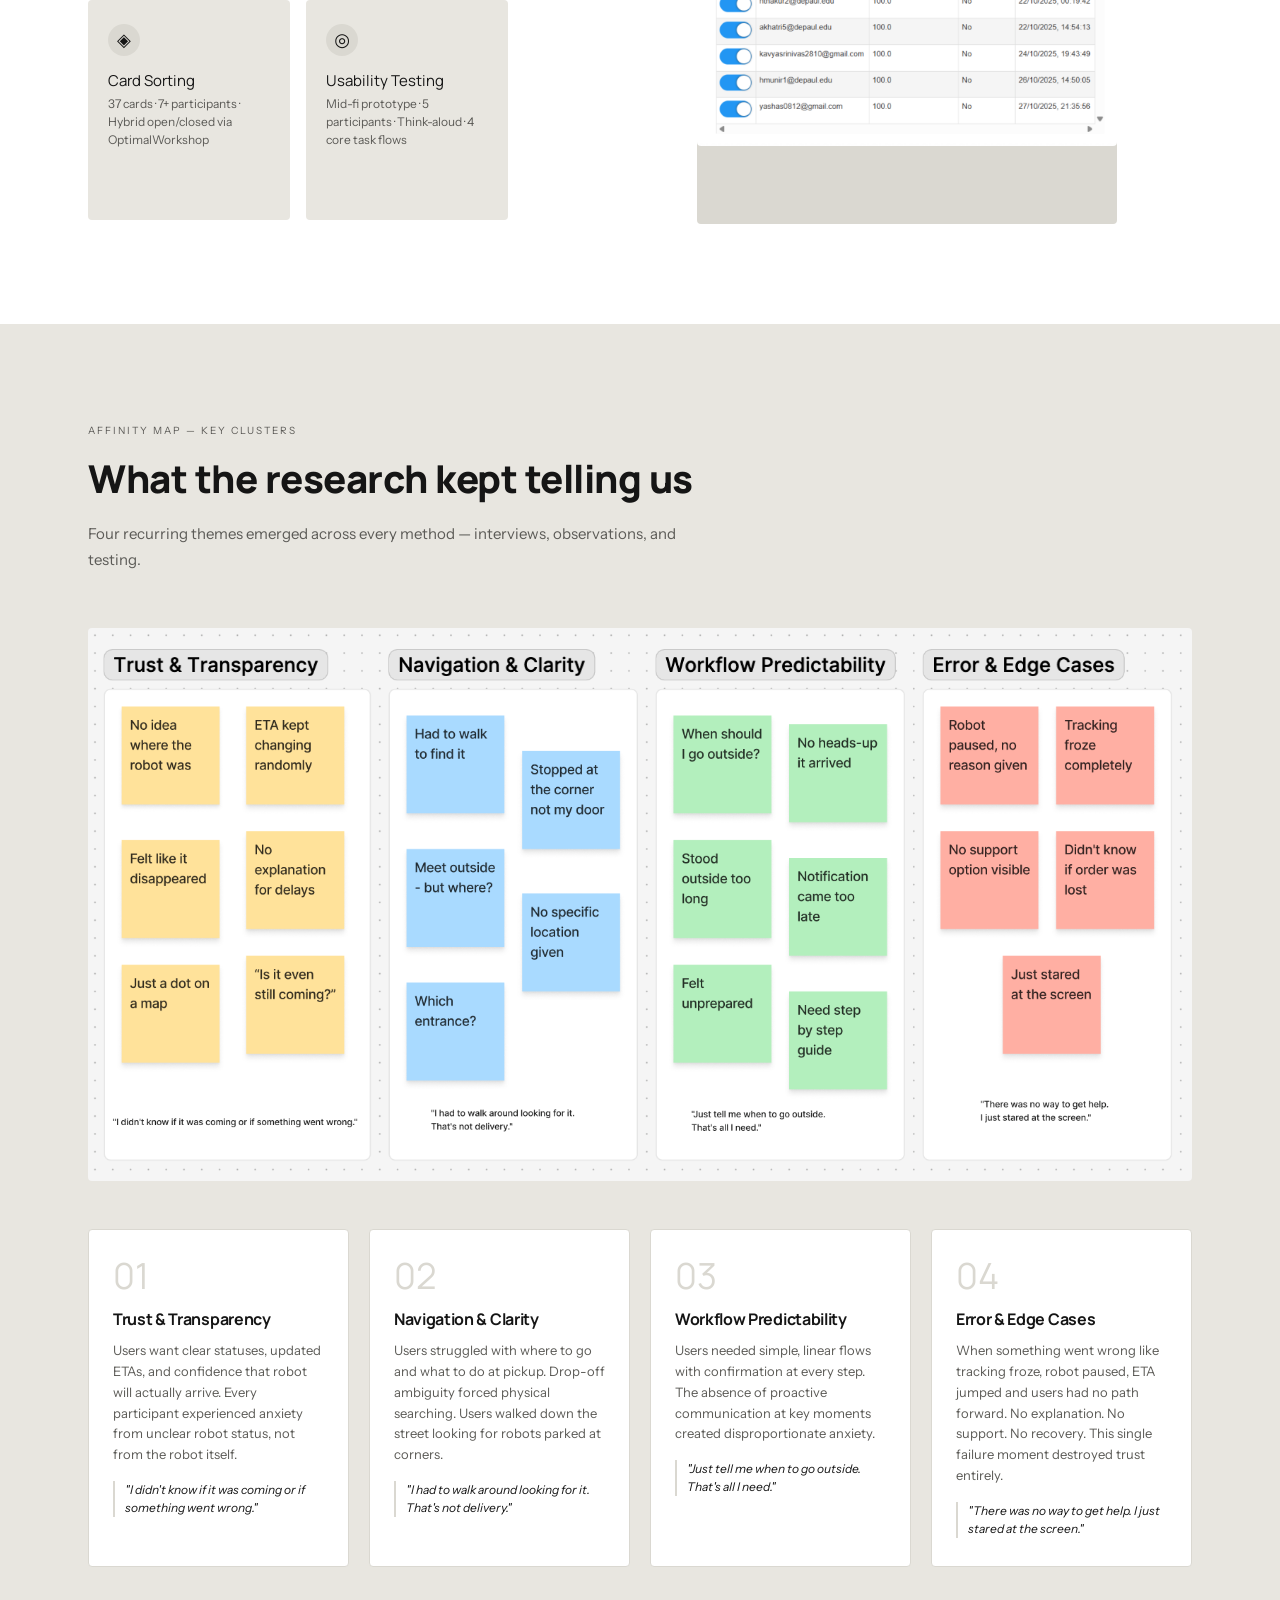
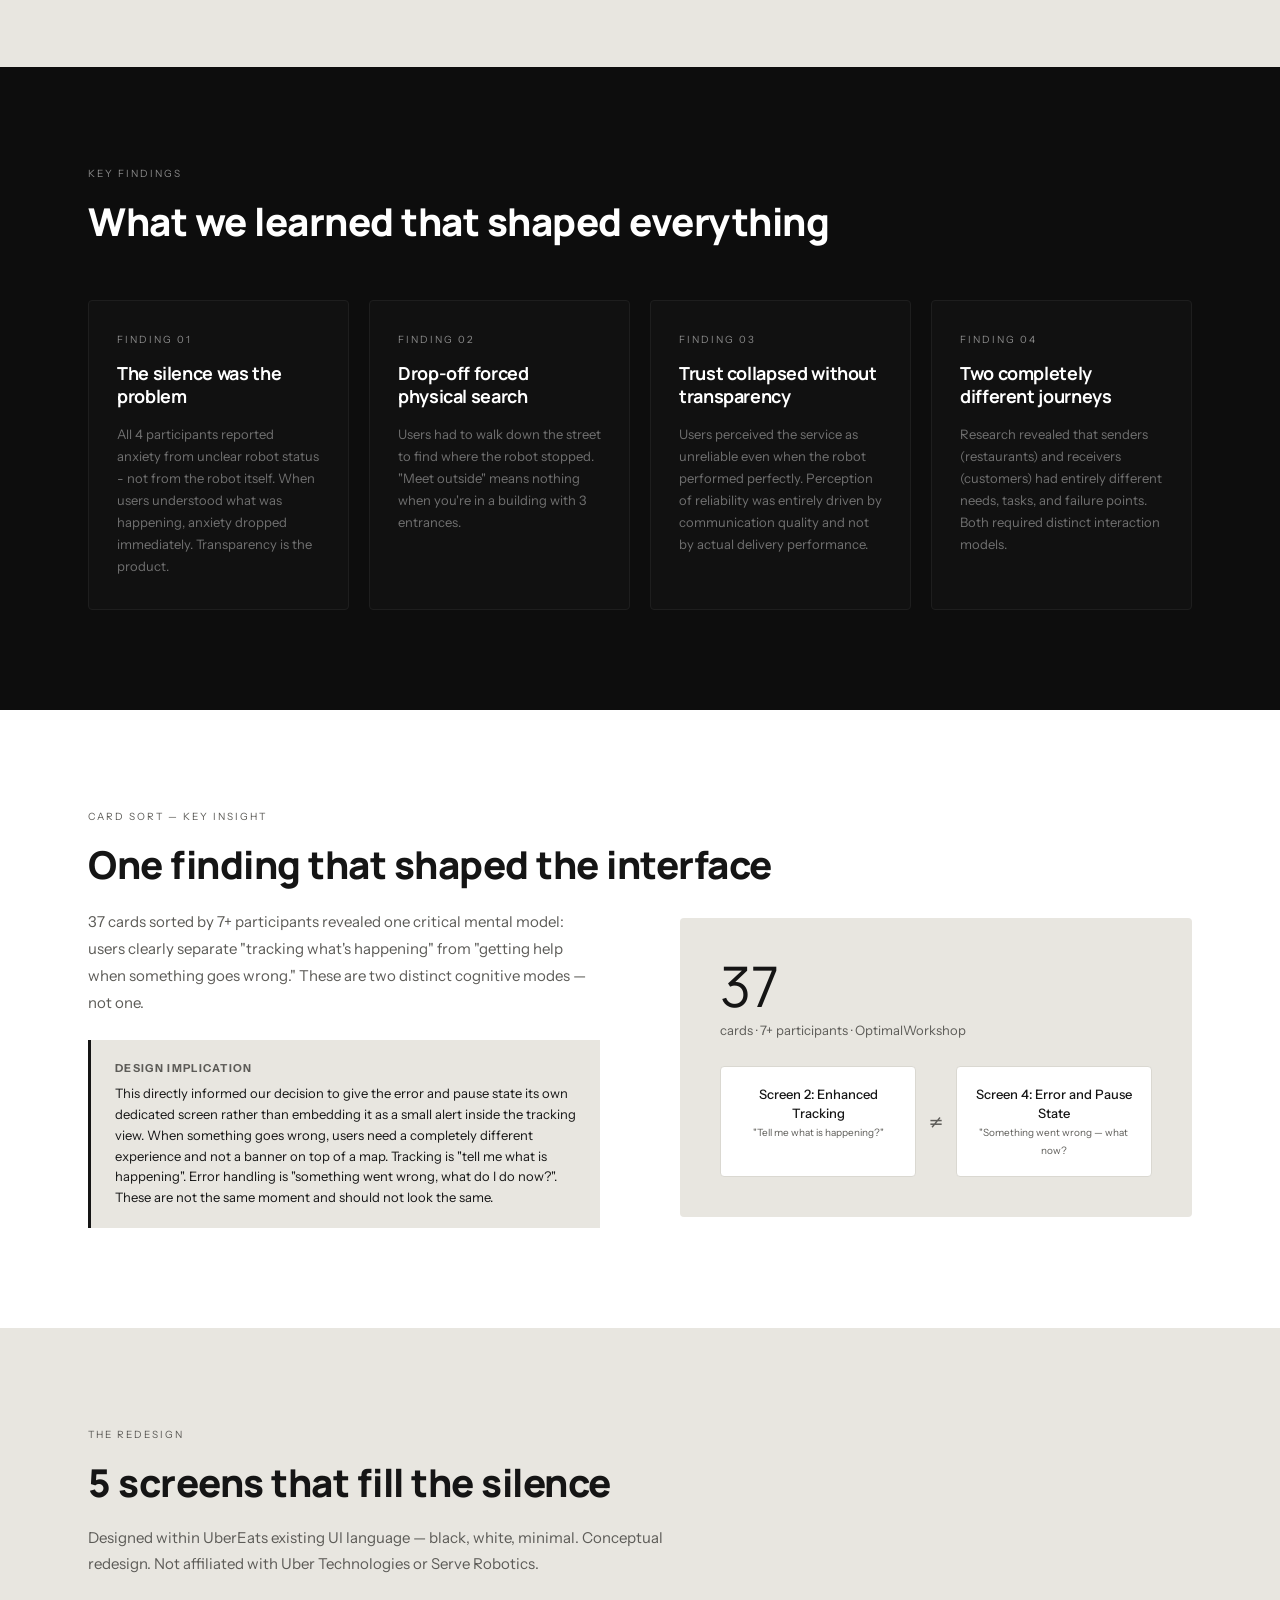
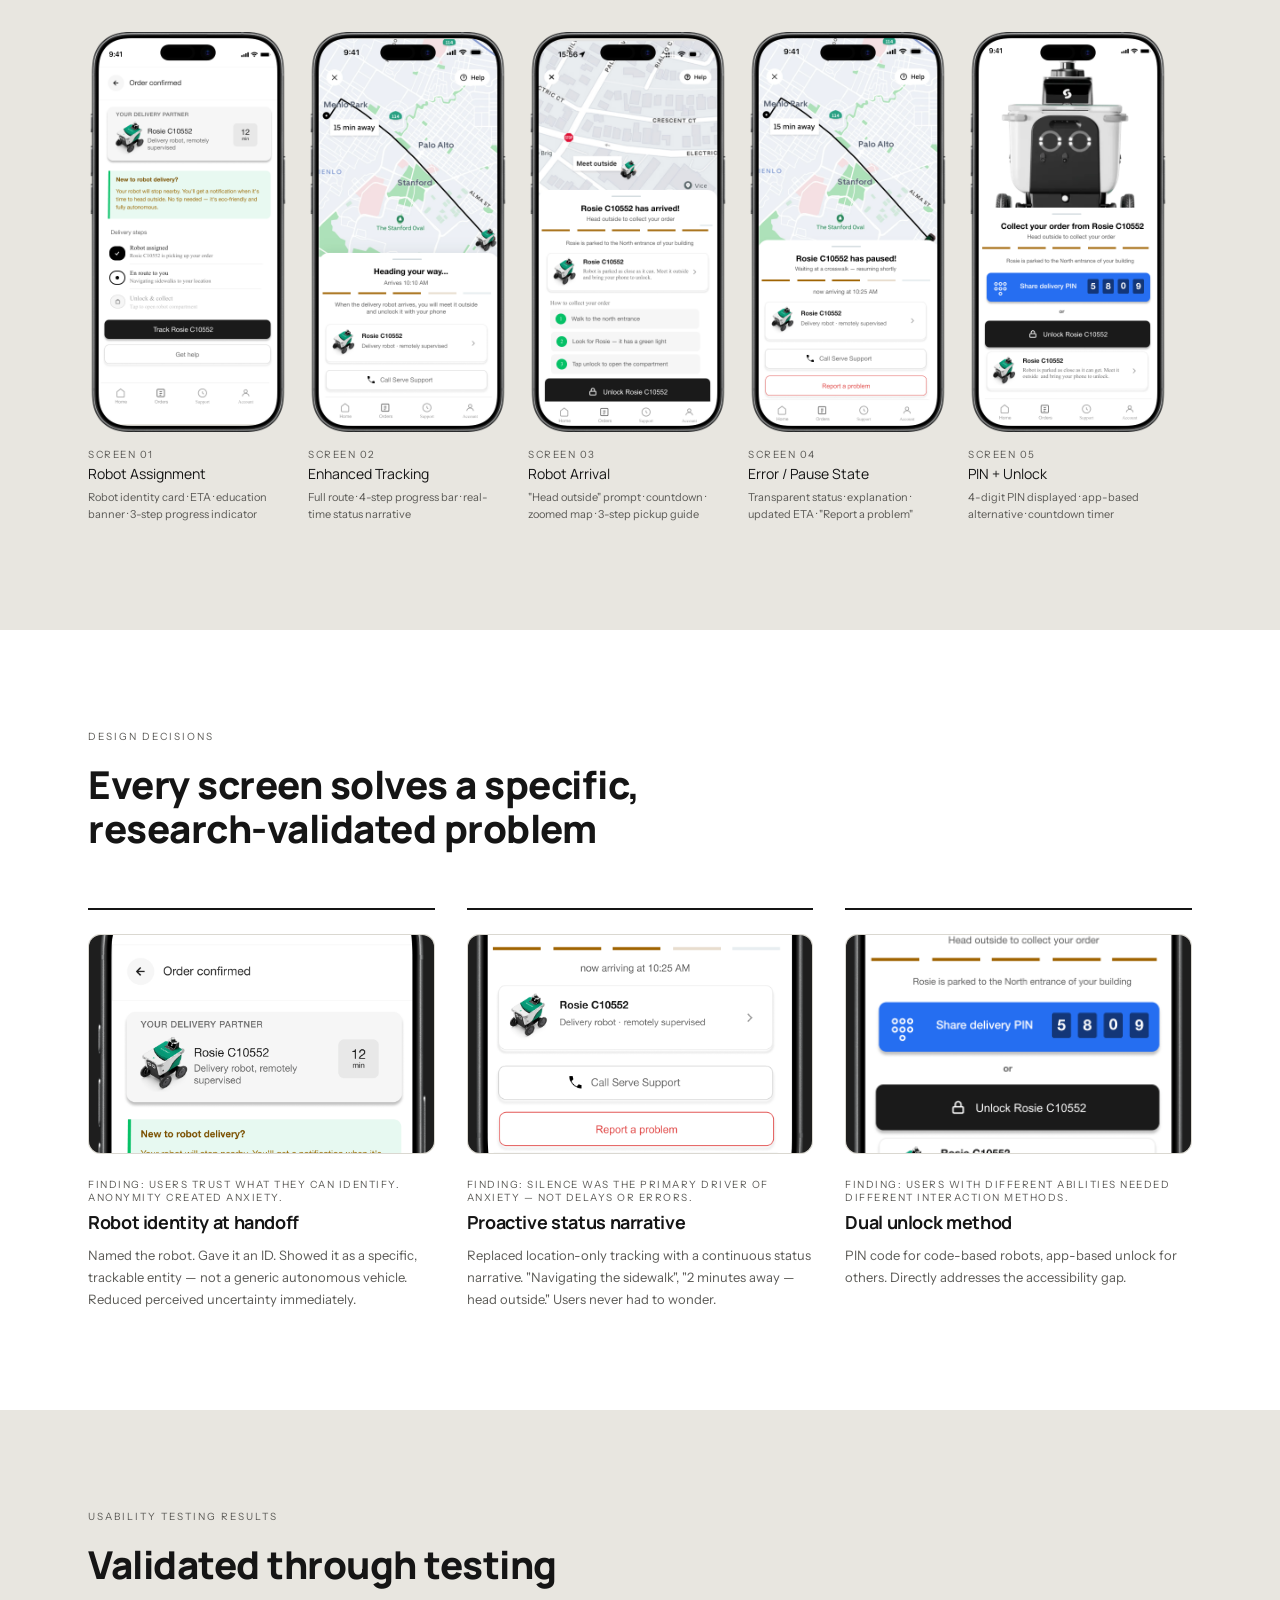
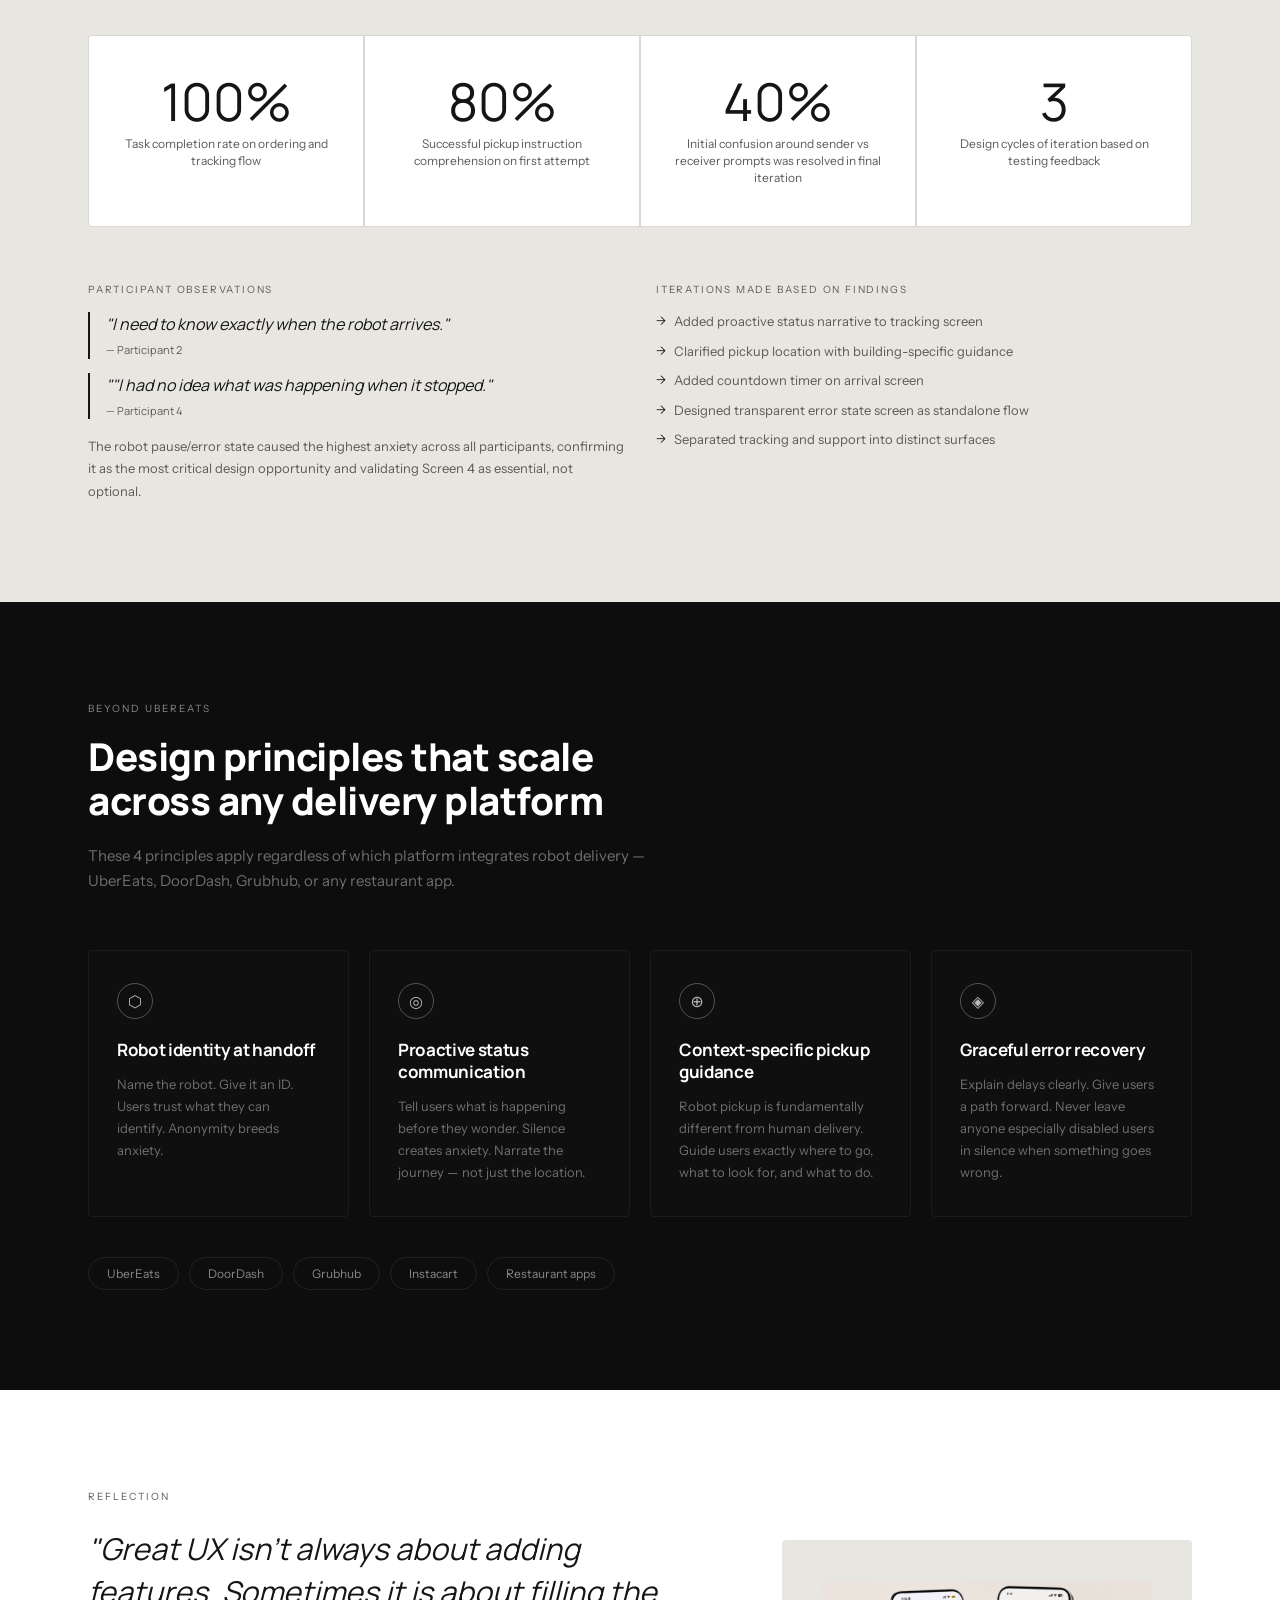
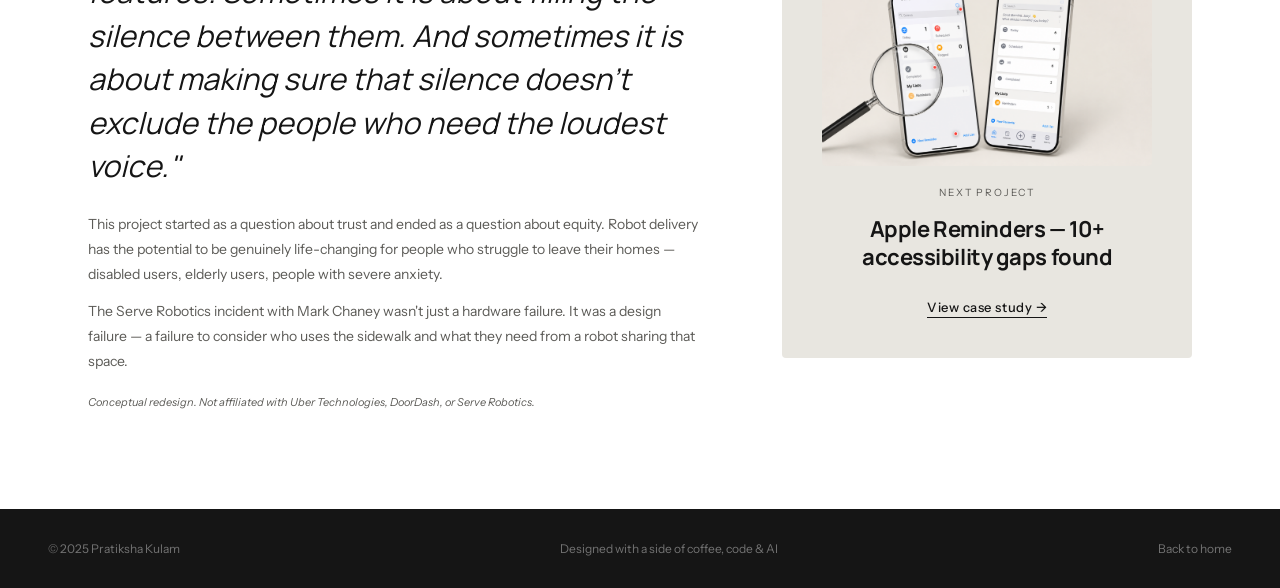
<file: case-study-robot.html>
<!DOCTYPE html>
<html lang="en">
<head>
  <meta charset="UTF-8" />
  <meta name="viewport" content="width=device-width, initial-scale=1.0" />
  <title>Robot Delivery Case Study — Pratiksha Kulam</title>
  <style>
    *, *::before, *::after { box-sizing: border-box; margin: 0; padding: 0; }

    :root {
      --bg: #F1F0EC;
      --black: #151515;
      --dark: #0D0D0D;
      --white: #FFFFFF;
      --gray-light: #E8E6E0;
      --gray-mid: #DAD8D1;
      --gray-text: #5C5B57;
      --gray-border: #DAD8D1;
      --accent: #A4472A;
      --font-heading: 'Manrope', ui-sans-serif, system-ui, sans-serif;
      --font-body: 'Instrument Sans', ui-sans-serif, system-ui, sans-serif;
    }

    html { scroll-behavior: smooth; }

    body {
      font-family: var(--font-body);
      background: var(--bg);
      color: var(--black);
      -webkit-font-smoothing: antialiased;
      overflow-x: hidden;
    }

    /* ── NAVBAR ── */
    nav {
      position: fixed;
      top: 0; left: 0; right: 0;
      z-index: 100;
      display: flex;
      align-items: center;
      justify-content: space-between;
      padding: 20px 68px;
      background: rgba(241,240,236,0.92);
      backdrop-filter: blur(12px);
      border-bottom: 1px solid var(--gray-mid);
    }
    .nav-logo {
  font-family: var(--font-heading);
  font-size: 36px;
  font-weight: 700;
  color: var(--black);
  text-decoration: none;
  letter-spacing: -0.5px;
  line-height: 1;
}
    .nav-links {
      display: flex;
      align-items: center;
      gap: 36px;
      list-style: none;
    }
    .nav-links a {
      font-family: var(--font-body);
      font-size: 14px;
      color: var(--black);
      text-decoration: none;
      letter-spacing: 0.02em;
      opacity: 0.7;
      transition: opacity 0.2s;
    }
    .nav-links a:hover { opacity: 1; }
    .nav-resume {
      font-size: 13px !important;
      opacity: 1 !important;
      border: 1px solid var(--black);
      padding: 7px 18px;
      border-radius: 2px;
    }

    /* ── HERO ── */
    .hero {
      background: var(--dark);
      min-height: 100vh;
      display: flex;
      align-items: center;
      padding: 120px 80px 80px;
      position: relative;
      overflow: hidden;
    }
    .hero::before {
      content: '';
      position: absolute;
      inset: 0;
      background-image: url("data:image/svg+xml,%3Csvg viewBox='0 0 256 256' xmlns='http://www.w3.org/2000/svg'%3E%3Cfilter id='noise'%3E%3CfeTurbulence type='fractalNoise' baseFrequency='0.9' numOctaves='4' stitchTiles='stitch'/%3E%3C/filter%3E%3Crect width='100%25' height='100%25' filter='url(%23noise)' opacity='0.04'/%3E%3C/svg%3E");
      opacity: 0.4;
      pointer-events: none;
    }
    .hero-inner {
      max-width: 1280px;
      margin: 0 auto;
      width: 100%;
      display: grid;
      grid-template-columns: 1fr 1fr;
      gap: 80px;
      align-items: center;
      position: relative;
      z-index: 1;
    }
    .hero-tag {
      font-family: var(--font-body);
      font-size: 11px;
      letter-spacing: 0.18em;
      color: var(--gray-text);
      text-transform: uppercase;
      margin-bottom: 28px;
    }
    .hero-title {
  font-family: var(--font-heading);
  font-size: clamp(28px, 3.5vw, 46px);
  color: var(--white);
  line-height: 1.2;
  letter-spacing: -0.5px;
  margin-bottom: 12px;
  font-weight: normal;
}
    .hero-title em {
      font-style: italic;
      color: var(--accent);
    }
    .hero-sub {
      font-size: 15px;
      color: rgba(255,255,255,0.5);
      line-height: 1.6;
      margin-bottom: 8px;
      max-width: 480px;
    }
    .hero-disclaimer {
      font-size: 11px;
      color: rgba(255,255,255,0.3);
      margin-bottom: 40px;
      font-style: italic;
    }
    .hero-pills {
      display: flex;
      flex-wrap: wrap;
      gap: 10px;
    }
    .hero-pill {
      font-size: 12px;
      color: rgba(255,255,255,0.6);
      border: 1px solid rgba(255,255,255,0.12);
      padding: 7px 16px;
      border-radius: 100px;
      white-space: nowrap;
    }
    .hero-pill span {
      color: rgba(255,255,255,0.3);
      margin-right: 6px;
    }

    /* phone mockups */
    .hero-screens {
      display: flex;
      align-items: flex-end;
      justify-content: center;
      gap: -16px;
      height: 520px;
      position: relative;
    }
    .phone-mock {
      width: 180px;
      height: 360px;
      background: #1A1A1A;
      border-radius: 24px;
      border: 1.5px solid #2A2A2A;
      position: absolute;
      overflow: hidden;
      display: flex;
      align-items: center;
      justify-content: center;
    }
    .phone-mock .screen-label {
      font-size: 10px;
      color: #444;
      text-align: center;
      font-family: var(--font-body);
      letter-spacing: 0.05em;
      padding: 0 16px;
    }
    .phone-mock:nth-child(1) { left: 0px; bottom: 40px; transform: rotate(-6deg); z-index: 1; }
    .phone-mock:nth-child(2) { left: 100px; bottom: 70px; transform: rotate(-2deg); z-index: 2; }
    .phone-mock:nth-child(3) { left: 210px; bottom: 30px; transform: rotate(3deg); z-index: 3; }
    .phone-mock:nth-child(4) { left: 320px; bottom: 60px; transform: rotate(1deg); z-index: 4; }
    .phone-mock:nth-child(5) { left: 430px; bottom: 20px; transform: rotate(5deg); z-index: 3; }

    /* placeholder image inside phone */
    .phone-img-placeholder {
      width: 100%; height: 100%;
      background: #222;
      display: flex;
      flex-direction: column;
      align-items: center;
      justify-content: center;
      gap: 8px;
    }
    .phone-img-placeholder .dot {
      width: 32px; height: 32px;
      border-radius: 50%;
      border: 1.5px solid #333;
    }

    /* ── SECTION BASE ── */
    section { width: 100%; }
    .section-inner {
      max-width: 1200px;
      margin: 0 auto;
      padding: 100px 48px;
    }
    .section-label {
      font-family: var(--font-body);
      font-size: 10px;
      letter-spacing: 0.2em;
      text-transform: uppercase;
      color: var(--gray-text);
      margin-bottom: 20px;
    }
    .section-heading {
      font-family: var(--font-heading);
      font-size: clamp(28px, 3vw, 40px);
      line-height: 1.15;
      letter-spacing: -0.5px;
      color: var(--black);
      margin-bottom: 20px;
    }
    .section-sub {
      font-size: 15px;
      color: var(--gray-text);
      line-height: 1.7;
      max-width: 600px;
      margin-bottom: 56px;
    }

    /* ── QUICK STATS ── */
    .stats-section {
  background: var(--white);
  border-top: 1px solid var(--gray-mid);
  border-bottom: 1px solid var(--gray-mid);
  position: sticky;
  top: 61px;
  z-index: 90;
}
.stats-grid {
  display: flex;
  align-items: center;
  gap: 0;
  max-width: 1200px;
  margin: 0 auto;
  padding: 0 48px;
}
.stat-cell {
  padding: 18px 28px;
  border-right: 1px solid var(--gray-mid);
  cursor: pointer;
  text-decoration: none;
  display: flex;
  align-items: center;
  gap: 10px;
  transition: background 0.2s;
}
.stat-cell:hover { background: var(--gray-light); }
.stat-cell:last-child { border-right: none; }
.stat-cell.active { border-bottom: 2px solid var(--black); }
.stat-label {
  font-size: 11px;
  letter-spacing: 0.12em;
  text-transform: uppercase;
  color: var(--gray-text);
  font-family: var(--font-body);
}
.stat-value {
  font-size: 13px;
  color: var(--black);
  font-family: var(--font-body);
  font-weight: 500;
}

    /* ── THE PROBLEM ── */
    .problem-section { background: var(--white); }
    .problem-grid {
      display: grid;
      grid-template-columns: 1fr 1fr;
      gap: 80px;
      align-items: start;
    }
    .problem-body {
      font-size: 15px;
      color: var(--gray-text);
      line-height: 1.8;
    }
    .problem-body p { margin-bottom: 20px; }
    .pain-cards { display: flex; flex-direction: column; gap: 16px; }
    .pain-card {
      background: var(--white);
      border: 1px solid var(--gray-border);
      border-radius: 4px;
      padding: 24px 28px;
      display: flex;
      align-items: flex-start;
      gap: 20px;
    }
    .pain-num {
      font-family: var(--font-heading);
      font-size: 28px;
      color: var(--gray-mid);
      line-height: 1;
      flex-shrink: 0;
      min-width: 32px;
    }
    .pain-text {
      font-size: 14px;
      color: var(--black);
      line-height: 1.6;
      font-weight: 500;
    }
   .evidence-note {
  margin-top: 32px;
  padding: 20px 24px;
  background: var(--gray-light);
  border-left: 3px solid var(--black);
  font-size: 13px;
  color: var(--gray-text);
  line-height: 1.6;
}

    /* placeholder for Serve 3-screens */
    .serve-screens {
      display: flex;
      gap: 16px;
      margin-top: 40px;
      justify-content: flex-start;
    }
    .serve-phone {
      width: 110px;
      height: 200px;
      background: var(--gray-light);
      border-radius: 12px;
      border: 1px solid var(--gray-mid);
      display: flex;
      align-items: center;
      justify-content: center;
    }
    .serve-phone span {
      font-size: 10px;
      color: var(--gray-text);
      text-align: center;
      padding: 0 8px;
    }

    /* ── ACCESSIBILITY GAP ── */
    .access-section { background: var(--dark); }
    .access-section .section-label { color: #888; }
    .access-section .section-heading { color: var(--white); }
    .access-section .section-sub { color: rgba(255,255,255,0.45); max-width: 700px; }
    .access-grid {
      display: grid;
      grid-template-columns: 1fr 1fr 1fr;
      gap: 20px;
      margin-bottom: 48px;
    }
    .access-card {
      background: #141414;
      border: 1px solid #222;
      border-radius: 4px;
      padding: 32px 28px;
    }
    .access-card-label {
      font-size: 10px;
      letter-spacing: 0.18em;
      text-transform: uppercase;
      color: #444;
      margin-bottom: 14px;
    }
    .access-card-title {
      font-family: var(--font-heading);
      font-size: 17px;
      color: var(--white);
      margin-bottom: 12px;
      line-height: 1.3;
    }
    .access-card-body {
      font-size: 13px;
      color: rgba(255,255,255,0.4);
      line-height: 1.7;
    }
    .access-card-source {
      font-size: 11px;
      color: #333;
      margin-top: 12px;
      font-style: italic;
    }
    .irony-block {
      border-top: 1px solid #1E1E1E;
      padding-top: 40px;
      margin-top: 8px;
    }
    .irony-quote {
      font-family: var(--font-heading);
      font-size: 22px;
      color: var(--white);
      font-style: italic;
      line-height: 1.5;
      margin-bottom: 32px;
      max-width: 700px;
    }
    .access-fixes {
      display: grid;
      grid-template-columns: repeat(5, 1fr);
      gap: 12px;
    }
    .access-fix {
      background: #111;
      border: 1px solid #1C1C1C;
      border-radius: 4px;
      padding: 16px 18px;
      font-size: 12px;
      color: rgba(255,255,255,0.5);
      line-height: 1.5;
    }

    /* comparison table */
    .access-table {
      width: 100%;
      border-collapse: collapse;
      margin-bottom: 48px;
    }
    .access-table th {
      font-size: 10px;
      letter-spacing: 0.15em;
      text-transform: uppercase;
      color: #444;
      text-align: left;
      padding: 14px 20px;
      border-bottom: 1px solid #1E1E1E;
    }
    .access-table td {
      font-size: 13px;
      color: rgba(255,255,255,0.5);
      padding: 16px 20px;
      border-bottom: 1px solid #141414;
      vertical-align: top;
      line-height: 1.5;
    }
    .access-table td:first-child { color: rgba(255,255,255,0.8); font-weight: 500; }
    .access-table tr:last-child td { border-bottom: none; }

    /* ── PERSONAS ── */
    .personas-section { background: var(--gray-light); }
    .personas-grid {
      display: grid;
      grid-template-columns: repeat(4, 1fr);
      gap: 20px;
    }
    .persona-card {
      background: var(--white);
      border: 1px solid var(--gray-border);
      border-radius: 4px;
      padding: 28px 24px;
      position: relative;
    }
    .persona-avatar {
      width: 44px; height: 44px;
      border-radius: 50%;
      background: var(--gray-mid);
      margin-bottom: 16px;
      display: flex; align-items: center; justify-content: center;
      font-family: var(--font-heading);
      font-size: 16px;
      color: var(--gray-text);
    }
    .persona-name {
      font-family: var(--font-heading);
      font-size: 17px;
      color: var(--black);
      margin-bottom: 2px;
    }
    .persona-role {
      font-size: 11px;
      color: var(--gray-text);
      margin-bottom: 16px;
      letter-spacing: 0.02em;
    }
    .persona-divider {
      height: 1px;
      background: var(--gray-mid);
      margin-bottom: 16px;
    }
    .persona-section-title {
      font-size: 10px;
      letter-spacing: 0.15em;
      text-transform: uppercase;
      color: var(--gray-text);
      margin-bottom: 6px;
    }
    .persona-text {
      font-size: 12px;
      color: var(--gray-text);
      line-height: 1.6;
      margin-bottom: 14px;
    }
    .persona-quote {
      font-family: var(--font-heading);
      font-size: 13px;
      font-style: italic;
      color: var(--black);
      line-height: 1.5;
      border-left: 2px solid var(--black);
      padding-left: 12px;
      margin-top: 12px;
    }
    .persona-note {
      font-size: 10px;
      color: var(--gray-text);
      font-style: italic;
      margin-top: 10px;
      opacity: 0.7;
    }
    .persona-tag {
      display: inline-block;
      font-size: 10px;
      padding: 3px 10px;
      border-radius: 100px;
      border: 1px solid var(--gray-border);
      color: var(--gray-text);
      margin-bottom: 12px;
    }

    /* ── RESEARCH APPROACH ── */
    .research-section { background: var(--white); }
    .research-grid {
      display: flex;
      grid-template-columns: space-between;
      gap: 80px;
      width: 100%;
      align-items: flex-start;
    }
    .research-layout {
  display: grid;
  grid-template-columns: 420px 1fr;
  gap: 80px;
  align-items: start;
  margin-top: 40px;
}

.method-cards {
  display: grid;
  grid-template-columns: 1fr 1fr;
  gap: 16px;
}

.method-card {
  background: var(--gray-light);
  border-radius: 4px;
  padding: 24px 20px;
  min-height: 220px;
  display: flex;
  flex-direction: column;
}

.method-icon {
  width: 40px; height: 40px;
  border-radius: 50%;
  background: var(--gray-mid);
  margin-bottom: 14px;
  display: flex;
  align-items: center;
  justify-content: center;
  font-size: 18px;
}

.research-image {
  background: var(--gray-mid);
  border-radius: 4px;
  min-height: 460px;
  width: 420px;
  flex-shrink: 0;

  display: flex;
  align-items: center;
  justify-content: center;

  margin-left: auto;
  transform: translateX(80px);
  overflow: hidden;
}

 .research-image img {
  width: 100%;
  height: 100%;
  object-fit: cover;
  border-radius: 4px;
  display: block;
}
    
.research-image span {
  font-size: 12px;
  color: var(--gray-text);
  font-style: italic;
}
    .method-card {
      background: var(--gray-light);
      border-radius: 4px;
      padding: 24px 20px;
    }
    .method-card:last-child { grid-column: span 1; }
    .method-icon {
      width: 32px; height: 32px;
      border-radius: 50%;
      background: var(--gray-mid);
      margin-bottom: 14px;
    }
    .method-title {
      font-family: var(--font-heading);
      font-size: 15px;
      color: var(--black);
      margin-bottom: 4px;
    }
    .method-sub {
      font-size: 12px;
      color: var(--gray-text);
      line-height: 1.5;
    }
    .research-left-body {
      font-size: 15px;
      color: var(--gray-text);
      line-height: 1.8;
      margin-bottom: 24px;
    }
    .research-closing {
      font-family: var(--font-heading);
      font-size: 18px;
      font-style: italic;
      color: var(--black);
      line-height: 1.5;
      border-top: 1px solid var(--gray-mid);
      padding-top: 24px;
      margin-top: 16px;
    }

    /* ── AFFINITY MAP ── */
    .affinity-section { background: var(--gray-light); }
    .affinity-placeholder {
      width: 100%;
      height: 280px;
      background: var(--white);
      border: 1px solid var(--gray-border);
      border-radius: 4px;
      display: flex;
      align-items: center;
      justify-content: center;
      margin-bottom: 48px;
    }
    .affinity-placeholder span {
      font-size: 13px;
      color: var(--gray-text);
      font-style: italic;
    }
    .clusters-grid {
      display: grid;
      grid-template-columns: repeat(4, 1fr);
      gap: 20px;
    }
    .cluster-card {
      background: var(--white);
      border: 1px solid var(--gray-border);
      border-radius: 4px;
      padding: 28px 24px;
    }
    .cluster-num {
      font-family: var(--font-heading);
      font-size: 36px;
      color: var(--gray-mid);
      line-height: 1;
      margin-bottom: 14px;
    }
    .cluster-title {
      font-family: var(--font-heading);
      font-size: 16px;
      color: var(--black);
      margin-bottom: 10px;
    }
    .cluster-body {
      font-size: 13px;
      color: var(--gray-text);
      line-height: 1.6;
      margin-bottom: 16px;
    }
    .cluster-quote {
      font-size: 12px;
      font-style: italic;
      color: var(--black);
      border-left: 2px solid var(--gray-mid);
      padding-left: 10px;
      line-height: 1.5;
    }

    /* ── KEY FINDINGS ── */
    .findings-section { background: var(--dark); }
    .findings-section .section-label { color: #888; }
    .findings-section .section-heading { color: var(--white); }
    .findings-grid {
      display: grid;
      grid-template-columns: repeat(4, 1fr);
      gap: 20px;
    }
    .finding-card {
      background: #111;
      border: 1px solid #1E1E1E;
      border-radius: 4px;
      padding: 32px 28px;
    }
    .finding-num {
      font-size: 10px;
      letter-spacing: 0.2em;
      color: #888;
      text-transform: uppercase;
      margin-bottom: 16px;
    }
    .finding-title {
      font-family: var(--font-heading);
      font-size: 18px;
      color: var(--white);
      line-height: 1.3;
      margin-bottom: 14px;
    }
    .finding-body {
      font-size: 13px;
      color: rgba(255,255,255,0.4);
      line-height: 1.7;
    }

    /* ── CARD SORT ── */
    .cardsort-section { background: var(--white); }
    .cardsort-inner {
      display: grid;
      grid-template-columns: 1fr 1fr;
      gap: 80px;
      align-items: center;
    }
    .cardsort-insight {
      background: var(--gray-light);
      border-radius: 4px;
      padding: 40px;
    }
    .cardsort-stat {
      font-family: var(--font-heading);
      font-size: 56px;
      color: var(--black);
      line-height: 1;
      margin-bottom: 8px;
    }
    .cardsort-stat-sub {
      font-size: 13px;
      color: var(--gray-text);
      margin-bottom: 28px;
    }
    .ia-split {
      display: flex;
      gap: 12px;
      align-items: stretch;
    }
    .ia-box {
      flex: 1;
      background: var(--white);
      border: 1px solid var(--gray-border);
      border-radius: 4px;
      padding: 18px 16px;
      font-size: 13px;
      color: var(--black);
      font-weight: 500;
      line-height: 1.4;
      text-align: center;
    }
    .ia-divider {
      display: flex;
      align-items: center;
      justify-content: center;
      font-size: 18px;
      color: var(--gray-text);
      font-family: var(--font-body);
    }
    .cardsort-body {
      font-size: 15px;
      color: var(--gray-text);
      line-height: 1.8;
      margin-bottom: 24px;
    }
    .cardsort-implication {
      padding: 20px 24px;
      border-left: 3px solid var(--black);
      background: var(--gray-light);
      font-size: 13px;
      color: var(--black);
      line-height: 1.6;
    }
    .cardsort-implication strong { display: block; margin-bottom: 6px; font-size: 11px; letter-spacing: 0.12em; text-transform: uppercase; color: var(--gray-text); }

    /* ── THE REDESIGN ── */
    .redesign-section { background: var(--gray-light); }
    .screens-row {
      display: flex;
      gap: 20px;
      overflow-x: auto;
      padding-bottom: 8px;
      margin-bottom: 0;
    }
    .screen-item {
      flex-shrink: 0;
      width: 200px;
    }
    .screen-phone {
  width: 200px;
  height: 400px;
  background: none;
  border-radius: 20px;
  border: none;
  overflow: hidden;
  margin-bottom: 16px;
  display: flex;
  align-items: center;
  justify-content: center;
}
    .screen-phone-inner {
      width: 100%; height: 100%;
      background: #F0F0F0;
      display: flex;
      flex-direction: column;
      align-items: center;
      justify-content: center;
      gap: 6px;
    }
    .screen-phone-bar {
      width: 60%; height: 3px;
      background: #DDD;
      border-radius: 2px;
    }
    .screen-phone-bar.accent { background: #C8C8C8; width: 40%; }
    .screen-num {
      font-size: 10px;
      letter-spacing: 0.15em;
      color: var(--gray-text);
      text-transform: uppercase;
      margin-bottom: 4px;
    }
    .screen-caption {
      font-family: var(--font-heading);
      font-size: 14px;
      color: var(--black);
      margin-bottom: 6px;
      line-height: 1.3;
    }
    .screen-desc {
      font-size: 11px;
      color: var(--gray-text);
      line-height: 1.5;
    }

    /* ── DESIGN DECISIONS ── */
    .decisions-section { background: var(--white); }
    .decisions-grid {
      display: grid;
      grid-template-columns: repeat(3, 1fr);
      gap: 32px;
    }
    .decision-card { border-top: 2px solid var(--black); padding-top: 24px; }
    .decision-phone {
      width: 100%;
      height: 220px;
      background: var(--gray-light);
      border-radius: 12px;
      border: 1px solid var(--gray-mid);
      margin-bottom: 24px;
      display: flex;
      align-items: center;
      justify-content: center;
    }
    .decision-phone span { font-size: 11px; color: var(--gray-text); font-style: italic; }
    .decision-finding {
      font-size: 10px;
      letter-spacing: 0.15em;
      text-transform: uppercase;
      color: var(--gray-text);
      margin-bottom: 6px;
    }
    .decision-title {
      font-family: var(--font-heading);
      font-size: 18px;
      color: var(--black);
      margin-bottom: 10px;
    }
    .decision-body {
      font-size: 13px;
      color: var(--gray-text);
      line-height: 1.7;
    }
    .decision-link {
      font-size: 11px;
      color: var(--black);
      font-weight: 600;
      letter-spacing: 0.08em;
      text-transform: uppercase;
      margin-top: 14px;
      display: block;
    }

    /* ── USABILITY TESTING ── */
    .testing-section { background: var(--gray-light); }
    .testing-stats {
      display: grid;
      grid-template-columns: repeat(4, 1fr);
      gap: 2px;
      margin-bottom: 56px;
      background: var(--gray-mid);
      border: 1px solid var(--gray-mid);
      border-radius: 4px;
      overflow: hidden;
    }
    .testing-stat {
      background: var(--white);
      padding: 40px 32px;
      text-align: center;
    }
    .testing-stat-num {
      font-family: var(--font-heading);
      font-size: 52px;
      color: var(--black);
      line-height: 1;
      margin-bottom: 8px;
    }
    .testing-stat-label {
      font-size: 12px;
      color: var(--gray-text);
      line-height: 1.4;
    }
    .testing-observations {
      display: grid;
      grid-template-columns: 1fr 1fr;
      gap: 32px;
    }
    .observation-block {}
    .observation-title {
      font-size: 10px;
      letter-spacing: 0.18em;
      text-transform: uppercase;
      color: var(--gray-text);
      margin-bottom: 16px;
    }
    .observation-quote {
      font-family: var(--font-heading);
      font-size: 16px;
      font-style: italic;
      color: var(--black);
      border-left: 2px solid var(--black);
      padding-left: 16px;
      margin-bottom: 14px;
      line-height: 1.5;
    }
    .observation-quote small {
      display: block;
      font-size: 11px;
      color: var(--gray-text);
      font-style: normal;
      margin-top: 6px;
    }
    .iteration-list {
      list-style: none;
      display: flex;
      flex-direction: column;
      gap: 10px;
    }
    .iteration-list li {
      font-size: 13px;
      color: var(--gray-text);
      line-height: 1.5;
      padding-left: 18px;
      position: relative;
    }
    .iteration-list li::before {
      content: '→';
      position: absolute;
      left: 0;
      color: var(--black);
      font-size: 12px;
    }

    /* ── SCALABLE PRINCIPLES ── */
    .principles-section { background: var(--dark); }
    .principles-section .section-label { color: #888; }
    .principles-section .section-heading { color: var(--white); }
    .principles-section .section-sub { color: rgba(255,255,255,0.4); }
    .principles-grid {
      display: grid;
      grid-template-columns: repeat(4, 1fr);
      gap: 20px;
      margin-bottom: 40px;
    }
    .principle-card {
      background: #0F0F0F;
      border: 1px solid #1C1C1C;
      border-radius: 4px;
      padding: 32px 28px;
    }
    .principle-icon {
  width: 36px; height: 36px;
  border-radius: 50%;
  border: 1px solid #555;
  margin-bottom: 20px;
  display: flex;
  align-items: center;
  justify-content: center;
  font-size: 16px;
  color: rgba(255,255,255,0.7);
}
    .principle-title {
      font-family: var(--font-heading);
      font-size: 17px;
      color: var(--white);
      margin-bottom: 12px;
      line-height: 1.3;
    }
    .principle-body {
      font-size: 13px;
      color: rgba(255,255,255,0.4);
      line-height: 1.7;
    }
    .platform-pills {
      display: flex;
      gap: 10px;
      flex-wrap: wrap;
    }
    .platform-pill {
      font-size: 12px;
      color: rgba(255,255,255,0.5);
      border: 1px solid #222;
      padding: 8px 18px;
      border-radius: 100px;
    }

    /* ── REFLECTION ── */
    .reflection-section { background: var(--white); }
    .reflection-grid {
      display: grid;
      grid-template-columns: 3fr 2fr;
      gap: 80px;
      align-items: center;
    }
    .reflection-label {
      font-size: 10px;
      letter-spacing: 0.2em;
      text-transform: uppercase;
      color: var(--gray-text);
      margin-bottom: 24px;
    }
    .reflection-quote {
      font-family: var(--font-heading);
      font-size: clamp(22px, 2.5vw, 30px);
      font-style: italic;
      color: var(--black);
      line-height: 1.45;
      margin-bottom: 24px;
    }
    .reflection-body {
      font-size: 14px;
      color: var(--gray-text);
      line-height: 1.8;
      margin-bottom: 12px;
    }
    .reflection-disclaimer {
      font-size: 11px;
      color: var(--gray-text);
      font-style: italic;
      margin-top: 20px;
    }
    .next-project {
      background: var(--gray-light);
      border-radius: 4px;
      padding: 40px;
      text-align: center;
    }
    .next-label {
      font-size: 10px;
      letter-spacing: 0.18em;
      text-transform: uppercase;
      color: var(--gray-text);
      margin-bottom: 16px;
    }
    .next-title {
      font-family: var(--font-heading);
      font-size: 22px;
      color: var(--black);
      line-height: 1.3;
      margin-bottom: 24px;
    }
    .next-arrow {
      display: inline-flex;
      align-items: center;
      gap: 10px;
      font-size: 13px;
      color: var(--black);
      text-decoration: none;
      border-bottom: 1px solid var(--black);
      padding-bottom: 2px;
      font-weight: 500;
      letter-spacing: 0.04em;
      transition: gap 0.2s;
    }
    .next-arrow:hover { gap: 16px; }

    /* ── FOOTER ── */
    footer {
      background: var(--black);
      color: rgba(255,255,255,0.4);
      padding: 32px 48px;
      display: flex;
      align-items: center;
      justify-content: space-between;
      font-size: 12px;
    }
    footer a { color: rgba(255,255,255,0.4); text-decoration: none; }
    footer a:hover { color: rgba(255,255,255,0.7); }

    /* ── SCROLL FADE IN ── */
    .fade-in {
      opacity: 0;
      transform: translateY(24px);
      transition: opacity 0.6s ease, transform 0.6s ease;
    }
    .fade-in.visible {
      opacity: 1;
      transform: translateY(0);
    }

    /* ── RESPONSIVE ── */
    @media (max-width: 1024px) {
      nav { padding: 18px 32px; }
      .hero { padding: 100px 40px 80px; }
      .hero-inner { grid-template-columns: 1fr; gap: 60px; }
      .hero-screens { display: none; }
      .section-inner { padding: 80px 32px; }
      .stats-grid { grid-template-columns: repeat(3, 1fr); }
      .stat-cell:nth-child(3) { border-right: none; }
      .stat-cell:nth-child(4) { border-top: 1px solid var(--gray-mid); }
      .problem-grid, .research-grid, .cardsort-inner, .reflection-grid { grid-template-columns: 1fr; gap: 48px; }
      .access-grid { grid-template-columns: 1fr; }
      .personas-grid { grid-template-columns: 1fr 1fr; }
      .clusters-grid { grid-template-columns: 1fr 1fr; }
      .findings-grid { grid-template-columns: 1fr 1fr; }
      .decisions-grid { grid-template-columns: 1fr; }
      .testing-stats { grid-template-columns: repeat(2, 1fr); }
      .testing-observations { grid-template-columns: 1fr; }
      .principles-grid { grid-template-columns: 1fr 1fr; }
      .access-fixes { grid-template-columns: 1fr 1fr; }
    }
    @media (max-width: 640px) {
      nav { padding: 16px 20px; }
      .nav-links { gap: 20px; }
      .hero { padding: 90px 24px 60px; }
      .section-inner { padding: 64px 24px; }
      .stats-grid { grid-template-columns: 1fr 1fr; }
      .personas-grid { grid-template-columns: 1fr; }
      .clusters-grid { grid-template-columns: 1fr; }
      .findings-grid { grid-template-columns: 1fr; }
      .principles-grid { grid-template-columns: 1fr; }
      .testing-stats { grid-template-columns: 1fr 1fr; }
      .access-fixes { grid-template-columns: 1fr; }
      .access-table { display: none; }
    }
  </style>
  <link rel="stylesheet" href="motion.css">
<link rel="preconnect" href="https://fonts.googleapis.com"><link rel="preconnect" href="https://fonts.gstatic.com" crossorigin><link href="https://fonts.googleapis.com/css2?family=Manrope:wght@600;700;800&family=Instrument+Sans:wght@400;500;600&family=Caveat:wght@500;600&display=swap" rel="stylesheet">
<style>
  /* landing-page design system overrides */
  body { font-size: 17px; -webkit-font-smoothing: antialiased; --m-accent: var(--accent); }
  h1, h2, h3, h4 { font-weight: 800 !important; letter-spacing: -0.03em; }
  h3, h4 { font-weight: 700 !important; letter-spacing: -0.02em; }
  h1 em, h2 em, h3 em, h4 em, .hero-title em { font-style: normal; color: var(--accent); }
  nav [class*="logo"] { font-family: Georgia, serif !important; }
</style>
</head>
<body>

<!-- ── NAVBAR ── -->
<nav>
  <a class="nav-logo" href="index.html">प्र</a>
  <ul class="nav-links">
    <li><a href="index.html#work">Work</a></li>
    <li><a href="index.html#think">How I think</a></li>
    <li><a href="about.html#about">About</a></li>
    <li><a href="index.html#contact">Contact</a></li>
    <li><a href="resume.pdf" class="nav-resume" data-magnetic>Resume</a></li>
  </ul>
</nav>

<!-- ── HERO ── -->
<section class="hero">
  <div class="hero-inner">
    <div class="hero-left">
      <p class="hero-tag">UX Research · Interaction Design · Conceptual Redesign · 2025</p>
      <h1 class="hero-title">
  <span style="font-size:0.7em; opacity:0.6; display:block; margin-bottom:6px;">Robot delivery was faster, cheaper and sustainable.</span>
  So why didn't anyone <em>trust it?</em>
</h1>
      <p class="hero-sub">A redesign of the post-order robot delivery experience inside UberEats — because the problem wasn't the robot. It was the silence.</p>
      <p class="hero-disclaimer">Conceptual redesign. Not affiliated with Uber Technologies or Serve Robotics.</p>
      <div class="hero-pills">
        <span class="hero-pill"><span>Role</span>UX Researcher & Interaction Designer</span>
        <span class="hero-pill"><span>Timeline</span>10 weeks</span>
        <span class="hero-pill"><span>Team</span>Solo · Academic Capstone</span>
        <span class="hero-pill"><span>Tools</span>Figma · FigJam · OptimalWorkshop</span>
      </div>
    </div>
    <div class="hero-screens">
      <div class="phone-mock"><img src="robot_screen_1.png" alt="Screen 1" style="width:100%;height:100%;object-fit:cover;border-radius:24px;" /></div>
      <div class="phone-mock"><img src="robot_screen_2.png" alt="Screen 2" style="width:100%;height:100%;object-fit:cover;border-radius:24px;" /></div>
      <div class="phone-mock"><img src="robot_screen_3.png" alt="Screen 3" style="width:100%;height:100%;object-fit:cover;border-radius:24px;" /></div>
      <div class="phone-mock"><img src="robot_screen_4.png" alt="Screen 4" style="width:100%;height:100%;object-fit:cover;border-radius:24px;" /></div>
      <div class="phone-mock"><img src="robot_screen_5.png" alt="Screen 5" style="width:100%;height:100%;object-fit:cover;border-radius:24px;" /></div>
    </div>
  </div>
</section>

<!-- ── QUICK STATS ── -->
<section class="stats-section">
  <div class="stats-grid">
    <a href="#problem" class="stat-cell">
      <span class="stat-label">01</span>
      <span class="stat-value">Problem</span>
    </a>
    <a href="#accessibility" class="stat-cell">
      <span class="stat-label">02</span>
      <span class="stat-value">Accessibility</span>
    </a>
    <a href="#personas" class="stat-cell">
      <span class="stat-label">03</span>
      <span class="stat-value">Personas</span>
    </a>
    <a href="#research" class="stat-cell">
      <span class="stat-label">04</span>
      <span class="stat-value">Research</span>
    </a>
    <a href="#findings" class="stat-cell">
      <span class="stat-label">05</span>
      <span class="stat-value">Findings</span>
    </a>
    <a href="#redesign" class="stat-cell">
      <span class="stat-label">06</span>
      <span class="stat-value">Redesign</span>
    </a>
    <a href="#results" class="stat-cell">
      <span class="stat-label">07</span>
      <span class="stat-value">Results</span>
    </a>
    <a href="#reflection" class="stat-cell">
      <span class="stat-label">08</span>
      <span class="stat-value">Reflection</span>
    </a>
  </div>
</section>

<!-- ── THE PROBLEM ── -->
<section class="problem-section" id="problem">
  <div class="section-inner fade-in">
    <div class="problem-grid">
      <div>
        <p class="section-label">The Problem</p>
        <h2 class="section-heading">Robot delivery existed.<br>The experience didn't.</h2>
        <div class="problem-body">
          <p>Serve Robotics is already live on UberEats across several US cities. When you place an order and a robot is assigned instead of a human courier — the app experience completely breaks down.</p>
          <p>UberEats current robot delivery experience shows users exactly 3 screens, regardless of which robot company is delivering. No robot identity. No real-time status narrative. No pickup guidance. No error handling. Just a dot on a map.</p>
          <p>Our research showed that users weren't afraid of robots. They were afraid of silence. The anxiety came from not knowing where the robot was, where exactly it would stop, and what to do when something went wrong.</p>
        </div>
         <div class="evidence-note">
          <strong>Evidence:</strong> Coco Robotics current UberEats integration — 3 screens. For the most anxiety-inducing moment in the entire delivery experience.<br><br>
          <a href="https://www.cocodelivery.com/delivery" target="_blank" rel="noopener" style="font-size:11px;color:var(--black);text-decoration:underline;text-underline-offset:3px;">cocodelivery.com · Coco Robotics × UberEats integration ↗</a>
        </div>
      </div>
      <div>
        <p class="section-label" style="margin-bottom:24px;">Three pain points</p>
        <div class="pain-cards">
          <div class="pain-card">
            <span class="pain-num">01</span>
            <p class="pain-text">No one knows where the robot is when it gets stuck or pauses unexpectedly</p>
          </div>
          <div class="pain-card">
            <span class="pain-num">02</span>
            <p class="pain-text">No one knows where exactly it is parked outside — users physically search for it</p>
          </div>
          <div class="pain-card">
            <span class="pain-num">03</span>
            <p class="pain-text">No live updates when it's on the way, and no communication at all when something goes wrong</p>
          </div>
        </div>
        <div class="evidence-note">
</div>
<img src="coco delivery.avif" alt="Coco Robotics current UberEats integration — 3 screens" style="width:110%;display:block;margin-top:24px;" />
        <p style="font-size:11px;color:var(--gray-text);margin-top:8px;font-style:italic;">3 screens. For the most anxiety-inducing moment in the entire delivery experience.</p>
        </div>
      </div>
    </div>
  </div>
</section>

<!-- ── ACCESSIBILITY GAP ── -->
<section class="access-section" id="accessibility">
  <div class="section-inner fade-in">
    <p class="section-label">The Accessibility Gap</p>
    <h2 class="section-heading" style="max-width:700px;">The people who need this most<br>are the ones it fails hardest.</h2>
    <p class="section-sub">Robot delivery has enormous potential for people with disabilities like those who struggle to leave home, wheelchair users, people with severe anxiety, elderly users. Autonomous delivery removes the barrier of human interaction. But the current UX makes it worse, not better.</p>

    <div class="access-grid">
      <div class="access-card">
        <p class="access-card-label">Real incident — Sep 2025</p>
        <h3 class="access-card-title">A Serve robot collided with Mark Chaney's mobility scooter in West Hollywood</h3>
        <p class="access-card-body">The incident went viral with 30M+ views on TikTok and Instagram. Chaney, a therapist with cerebral palsy, called for Serve to create an accessibility council. The robot's sensors detected the scooter but misjudged spatial dynamics — a hardware and UX failure with real consequences.</p>
        <a href="https://www.latimes.com/california/story/2025-09-25/viral-video-of-delivery-robot-colliding-with-man-in-wheelchair-sparks-accessibility-debate" target="_blank" rel="noopener" style="font-size:11px;color:rgba(255,255,255,0.4);text-decoration:underline;text-underline-offset:3px;margin-top:12px;display:inline-block;">LA Times — Read the full story ↗</a>
        </div>
      <div class="access-card">
        <p class="access-card-label">App-level failure</p>
        <h3 class="access-card-title">UberEats states WCAG 2.1 AA compliance. The robot flow has zero screen reader optimization.</h3>
        <p class="access-card-body">A blind user cannot independently complete a robot pickup today. The robot delivery flow — assignment, tracking, pickup — was built as an afterthought, not as an inclusive experience.</p>
        <a href="https://www.uber.com/us/en/about/accessibility/?uclick_id=e6a23da9-0de3-4aeb-8ca2-0965a9bb55bf&utm_source=AdWords_Brand&utm_campaign=CM2177559-search-google-brand_1_-99_US-National_o-d_web_acq_cpc_en_T1_Generic_BM_uber+com_kwd-3567791798_623565162850_145284823087_b_c&ad_id=623565162850&campaign_id=18209768604&kwid=kwd-3567791798&kw=uber+com&gclid=CjwKCAjwn4vQBhBsEiwAq3hhN5bxzIzSKQlM036kFgYkZ8Xc_xi5uQBaBrNvglfwGmMhC1h_L1NaURoCW2UQAvD_BwE&gbraid=0AAAAADoe4_Qd1IbD2-CQ5agx0VzHr85-m" target="_blank" rel="noopener" style="font-size:11px;color:rgba(255,255,255,0.4);text-decoration:underline;text-underline-offset:3px;margin-top:12px;display:inline-block;">Uber — Accessibility page ↗</a>
      </div>
      <div class="access-card">
        <p class="access-card-label">Industry comparison</p>
        <h3 class="access-card-title">Only one company in the space has any documented accessibility features.</h3>
        <p class="access-card-body">Starship made the world's first robot delivery to blind customers on US campuses and designs for wheelchair users. Serve Robotics, Kiwibot, and Coco Robotics have no documented accessibility features or guidelines for disabled users.</p>
        <a href="https://www.starship.xyz/autonomous-robots-accessibility/" target="_blank" rel="noopener" style="font-size:11px;color:rgba(255,255,255,0.4);text-decoration:underline;text-underline-offset:3px;margin-top:12px;display:inline-block;">Starship — Accessibility page ↗</a>
      </div>
    </div>

    <table class="access-table" style="margin-top:32px;">
      <thead>
        <tr>
          <th>Company</th>
          <th>Accessibility status</th>
        </tr>
      </thead>
      <tbody>
        <tr><td>Starship</td><td>World's first robot delivery to blind customers on US campuses. Designs for wheelchair users. Most accessible — but still limited.</td></tr>
        <tr><td>Serve Robotics</td><td>No documented accessibility features. Active incident on record with a disabled user.</td></tr>
        <tr><td>Kiwibot</td><td>No accessibility features documented.</td></tr>
        <tr><td>Coco Robotics</td><td>Operates across LA and Chicago via DoorDash and UberEats. No documented accessibility features or guidelines for disabled users.</td></tr>
      </tbody>
    </table>

    <div class="irony-block">
      <p class="irony-quote">"The technology that could most benefit disabled users is designed with them least in mind."</p>
      <p class="section-label" style="margin-bottom:16px;">How our redesign addresses this</p>
      <div class="access-fixes">
        <div class="access-fix">Step-by-step pickup instructions reduce cognitive load</div>
        <div class="access-fix">PIN code alternative removes physical button dependency</div>
        <div class="access-fix">Proactive status updates work with screen readers</div>
        <div class="access-fix">Exact location guidance reduces physical search</div>
        <div class="access-fix">Error state transparency reduces anxiety for neurodivergent users</div>
      </div>
    </div>
  </div>
</section>

<!-- ── PERSONAS ── -->
<section class="personas-section" id="personas">
  <div class="section-inner fade-in">
    <p class="section-label">Who we designed for</p>
    <h2 class="section-heading">Four perspectives. One broken experience.</h2>
    <p class="section-sub">Four real archetypes from our research — each representing a different relationship with robot delivery.</p>
    <div class="personas-grid">

      <div class="persona-card">
        <div class="persona-avatar">M</div>
        <p class="persona-name">Mark Chen</p>
        <p class="persona-role">30 · Software Developer · Chicago, IL</p>
        <div class="persona-divider"></div>
        <p class="persona-section-title">Goals</p>
        <p class="persona-text">Save money. Get food with minimal hassle. Reliable delivery time.</p>
        <p class="persona-section-title">Frustrations</p>
        <p class="persona-text">Robot stopped at the corner, not infront of his building. Had to walk down the street to find it. ETA kept jumping.</p>
        <p class="persona-quote">"If it's going to take longer and I have to go find it myself, then what's the point?"</p>
      </div>

      <div class="persona-card">
        <div class="persona-avatar">A</div>
        <p class="persona-name">Daniel Ruiz,</p>
        <p class="persona-role">38 · Restaurant Manager · Chicago, IL</p>
        <div class="persona-divider"></div>
        <p class="persona-section-title">Goals</p>
        <p class="persona-text">Streamline delivery operations. Keep customers happy. Monitor dispatched orders.</p>
        <p class="persona-section-title">Frustrations</p>
        <p class="persona-text">During peak hours, robot arrival requires a staff member to stop, go outside, and manually load the compartment, an unplanned interruption that doesn't fit existing workflow and can't always be staffed for.</p>
        <p class="persona-quote">"I'm already short-staffed. Now I need someone free to run outside every time a robot shows up?"</p>
      </div>

      <div class="persona-card">
        <div class="persona-avatar">J</div>
        <p class="persona-name">Jamie Dornan</p>
        <p class="persona-role">20 · Undergraduate Student · Chicago, IL</p>
        <div class="persona-divider"></div>
        <p class="persona-section-title">Goals</p>
        <p class="persona-text">Cheap food, fast. Doesn't want to deal with complexity.</p>
        <p class="persona-section-title">Frustrations</p>
        <p class="persona-text">Tracking froze mid-delivery. Robot was slower than expected. Felt anxious with no updates.</p>
        <p class="persona-quote">"The app just stopped telling me anything. I didn't know if the robot broke down or was still coming."</p>
      </div>

      <div class="persona-card">
        <div class="persona-avatar">S</div>
        <p class="persona-name">Sarah Mitchell</p>
        <p class="persona-role">34 · Occupational Therapist · Los Angeles, CA</p>
        <span class="persona-tag"> Wheelchair user</span>
        <div class="persona-divider"></div>
        <p class="persona-section-title">Goals</p>
        <p class="persona-text">Access food independently without relying on others. Values technology that is genuinely inclusive.</p>
        <p class="persona-section-title">Frustrations</p>
        <p class="persona-text">Has never tried robot delivery, not because she doesn't want to, but because nothing signals it was designed with her in mind. No compartment height info. No screen reader support.</p>
        <p class="persona-quote">"I want to use this. But nowhere does it tell me it was designed for someone like me."</p>
        <p class="persona-note">* Identified through secondary research and the Serve Robotics accessibility incident; not directly interviewed.</p>
      </div>

    </div>
  </div>
</section>

<!-- ── RESEARCH APPROACH ── -->
<section class="research-section" id="research">
  <div class="section-inner fade-in">
    <div class="research-grid">
      <div>
        <p class="section-label">How we researched</p>
        <h2 class="section-heading">A mixed-methods approach across 10 weeks</h2>
        <p class="research-left-body">Every design decision was grounded in evidence - not assumption. Each card built on the previous, creating a research-to-design pipeline.</p>
      <div class="research-layout">
  <div class="method-cards">
    
    <div class="method-card">
      <div class="method-icon">⬡</div>
      <p class="method-title">User Interviews</p>
      <p class="method-sub">4 in-depth interviews · 3 receivers, 1 restaurant manager · 20–25 min each via Zoom</p>
    </div>

    <div class="method-card">
      <div class="method-icon">⊕</div>
      <p class="method-title">Affinity Mapping</p>
      <p class="method-sub">Interview transcripts + competitive findings → 4 insight clusters in FigJam</p>
    </div>

    <div class="method-card">
      <div class="method-icon">◈</div>
      <p class="method-title">Card Sorting</p>
      <p class="method-sub">37 cards · 7+ participants · Hybrid open/closed via OptimalWorkshop</p>
    </div>

    <div class="method-card">
      <div class="method-icon">◎</div>
      <p class="method-title">Usability Testing</p>
      <p class="method-sub">Mid-fi prototype · 5 participants · Think-aloud · 4 core task flows</p>
    </div>

  </div>

  <div class="research-image">
  <img src="card sorting activity.png" alt="Card sorting research process"/>
  </div>

</div>
    </div>
  </div>
</section>

<!-- ── AFFINITY MAP ── -->
<section class="affinity-section">
  <div class="section-inner fade-in">
    <p class="section-label">Affinity Map — Key Clusters</p>
    <h2 class="section-heading">What the research kept telling us</h2>
    <p class="section-sub">Four recurring themes emerged across every method — interviews, observations, and testing.</p>

    <img src="affinity_robot.png" alt="Affinity mapping clusters" style="width:100%;display:block;border-radius:4px;margin-bottom:48px;" />

    <div class="clusters-grid">
      <div class="cluster-card">
        <div class="cluster-num">01</div>
        <h3 class="cluster-title">Trust &amp; Transparency</h3>
        <p class="cluster-body">Users want clear statuses, updated ETAs, and confidence that robot will actually arrive. Every participant experienced anxiety from unclear robot status, not from the robot itself.</p>
        <p class="cluster-quote">"I didn't know if it was coming or if something went wrong."</p>
      </div>
      <div class="cluster-card">
        <div class="cluster-num">02</div>
        <h3 class="cluster-title">Navigation &amp; Clarity</h3>
        <p class="cluster-body">Users struggled with where to go and what to do at pickup. Drop-off ambiguity forced physical searching. Users walked down the street looking for robots parked at corners.</p>
        <p class="cluster-quote">"I had to walk around looking for it. That's not delivery."</p>
      </div>
      <div class="cluster-card">
        <div class="cluster-num">03</div>
        <h3 class="cluster-title">Workflow Predictability</h3>
        <p class="cluster-body">Users needed simple, linear flows with confirmation at every step. The absence of proactive communication at key moments created disproportionate anxiety.</p>
        <p class="cluster-quote">"Just tell me when to go outside. That's all I need."</p>
      </div>
      <div class="cluster-card">
        <div class="cluster-num">04</div>
        <h3 class="cluster-title">Error &amp; Edge Cases</h3>
        <p class="cluster-body">When something went wrong like tracking froze, robot paused, ETA jumped and users had no path forward. No explanation. No support. No recovery. This single failure moment destroyed trust entirely.</p>
        <p class="cluster-quote">"There was no way to get help. I just stared at the screen."</p>
      </div>
    </div>
  </div>
</section>

<!-- ── KEY FINDINGS ── -->
<section class="findings-section" id="findings">
  <div class="section-inner fade-in">
    <p class="section-label">Key Findings</p>
    <h2 class="section-heading" style="color:var(--white);margin-bottom:56px;">What we learned that shaped everything</h2>
    <div class="findings-grid">
      <div class="finding-card">
        <p class="finding-num">Finding 01</p>
        <h3 class="finding-title">The silence was the problem</h3>
        <p class="finding-body">All 4 participants reported anxiety from unclear robot status - not from the robot itself. When users understood what was happening, anxiety dropped immediately. Transparency is the product.</p>
      </div>
      <div class="finding-card">
        <p class="finding-num">Finding 02</p>
        <h3 class="finding-title">Drop-off forced physical search</h3>
        <p class="finding-body">Users had to walk down the street to find where the robot stopped. "Meet outside" means nothing when you're in a building with 3 entrances.</p>
      </div>
      <div class="finding-card">
        <p class="finding-num">Finding 03</p>
        <h3 class="finding-title">Trust collapsed without transparency</h3>
        <p class="finding-body">Users perceived the service as unreliable even when the robot performed perfectly. Perception of reliability was entirely driven by communication quality and not by actual delivery performance.</p>
      </div>
      <div class="finding-card">
        <p class="finding-num">Finding 04</p>
        <h3 class="finding-title">Two completely different journeys</h3>
        <p class="finding-body">Research revealed that senders (restaurants) and receivers (customers) had entirely different needs, tasks, and failure points. Both required distinct interaction models.</p>
      </div>
    </div>
  </div>
</section>

<!-- ── CARD SORT ── -->
<section class="cardsort-section">
  <div class="section-inner fade-in">
    <p class="section-label">Card Sort — Key Insight</p>
    <h2 class="section-heading">One finding that shaped the interface</h2>
    <div class="cardsort-inner">
      <div>
        <p class="cardsort-body">37 cards sorted by 7+ participants revealed one critical mental model: users clearly separate "tracking what's happening" from "getting help when something goes wrong." These are two distinct cognitive modes — not one.</p>
        <div class="cardsort-implication">
          <strong>Design implication</strong>
          This directly informed our decision to give the error and pause state its own dedicated screen rather than embedding it as a small alert inside the tracking view. When something goes wrong, users need a completely different experience and not a banner on top of a map. Tracking is "tell me what is happening". Error handling is "something went wrong, what do I do now?". These are not the same moment and should not look the same.
        </div>
      </div>
      <div class="cardsort-insight">
        <p class="cardsort-stat">37</p>
        <p class="cardsort-stat-sub">cards · 7+ participants · OptimalWorkshop</p>
        <div class="ia-split">
          <div class="ia-box">Screen 2: Enhanced Tracking<br><span style="font-size:10px;color:var(--gray-text);font-weight:400;">"Tell me what is happening?"</span></div>
          <div class="ia-divider">≠</div>
          <div class="ia-box">Screen 4: Error and Pause State<br><span style="font-size:10px;color:var(--gray-text);font-weight:400;">"Something went wrong — what now?</span></div>
        </div>
      </div>
    </div>
  </div>
</section>

<!-- ── THE REDESIGN ── -->
<section class="redesign-section" id="redesign">
  <div class="section-inner fade-in">
    <p class="section-label">The Redesign</p>
    <h2 class="section-heading">5 screens that fill the silence</h2>
    <p class="section-sub">Designed within UberEats existing UI language — black, white, minimal. Conceptual redesign. Not affiliated with Uber Technologies or Serve Robotics.</p>

    <div class="screens-row">
      <div class="screen-item">
        <div class="screen-phone"><img src="robot_screen_1.png" alt="Robot Assignment screen" style="width:100%;height:100%;object-fit:cover;border-radius:20px;" /></div>
        <p class="screen-num">Screen 01</p>
        <p class="screen-caption">Robot Assignment</p>
        <p class="screen-desc">Robot identity card · ETA · education banner · 3-step progress indicator</p>
      </div>
      <div class="screen-item">
        <div class="screen-phone"><img src="robot_screen_2.png" alt="Robot Assignment screen" style="width:100%;height:100%;object-fit:cover;border-radius:20px;" /></div>
        <p class="screen-num">Screen 02</p>
        <p class="screen-caption">Enhanced Tracking</p>
        <p class="screen-desc">Full route · 4-step progress bar · real-time status narrative</p>
      </div>
      <div class="screen-item">
        <div class="screen-phone"><img src="robot_screen_3.png" alt="Robot Assignment screen" style="width:100%;height:100%;object-fit:cover;border-radius:20px;" /></div>
        <p class="screen-num">Screen 03</p>
        <p class="screen-caption">Robot Arrival</p>
        <p class="screen-desc">"Head outside" prompt · countdown · zoomed map · 3-step pickup guide</p>
      </div>
      <div class="screen-item">
        <div class="screen-phone"><img src="robot_screen_4.png" alt="Robot Assignment screen" style="width:100%;height:100%;object-fit:cover;border-radius:20px;" /></div>
        <p class="screen-num">Screen 04</p>
        <p class="screen-caption">Error / Pause State</p>
        <p class="screen-desc">Transparent status · explanation · updated ETA · "Report a problem"</p>
      </div>
      <div class="screen-item">
        <div class="screen-phone"><img src="robot_screen_5.png" alt="Robot Assignment screen" style="width:100%;height:100%;object-fit:cover;border-radius:20px;" /></div>
        <p class="screen-num">Screen 05</p>
        <p class="screen-caption">PIN + Unlock</p>
        <p class="screen-desc">4-digit PIN displayed · app-based alternative · countdown timer</p>
      </div>
    </div>
  </div>
</section>

<!-- ── DESIGN DECISIONS ── -->
<section class="decisions-section">
  <div class="section-inner fade-in">
    <p class="section-label">Design Decisions</p>
    <h2 class="section-heading">Every screen solves a specific,<br>research-validated problem</h2>
    <div class="decisions-grid" style="margin-top:56px;">
      <div class="decision-card">
        <div class="decision-phone"><img src="robot_dd_1.png" alt="Robot identity screen" style="width:100%;height:100%;object-fit:cover;border-radius:12px;" /></div>
        <p class="decision-finding">Finding: Users trust what they can identify. Anonymity created anxiety.</p>
        <h3 class="decision-title">Robot identity at handoff</h3>
        <p class="decision-body">Named the robot. Gave it an ID. Showed it as a specific, trackable entity — not a generic autonomous vehicle. Reduced perceived uncertainty immediately.</p>
      </div>
      <div class="decision-card">
        <div class="decision-phone"><img src="robot_dd_2.png" alt="Proactive status screen" style="width:100%;height:100%;object-fit:cover;border-radius:12px;" /></div>
        <p class="decision-finding">Finding: Silence was the primary driver of anxiety — not delays or errors.</p>
        <h3 class="decision-title">Proactive status narrative</h3>
        <p class="decision-body">Replaced location-only tracking with a continuous status narrative. "Navigating the sidewalk", "2 minutes away — head outside." Users never had to wonder.</p>
      </div>
      <div class="decision-card">
        <div class="decision-phone"><img src="robot_dd_3.png" alt="Dual unlock screen" style="width:100%;height:100%;object-fit:cover;border-radius:12px;" /></div>
        <p class="decision-finding">Finding: Users with different abilities needed different interaction methods.</p>
        <h3 class="decision-title">Dual unlock method</h3>
        <p class="decision-body">PIN code for code-based robots, app-based unlock for others. Directly addresses the accessibility gap.</p>
      </div>
    </div>
  </div>
</section>

<!-- ── USABILITY TESTING ── -->
<section class="testing-section" id="results">
  <div class="section-inner fade-in">
    <p class="section-label">Usability Testing Results</p>
    <h2 class="section-heading">Validated through testing</h2>
    <div class="testing-stats" style="margin-top:48px;">
      <div class="testing-stat">
        <p class="testing-stat-num">100%</p>
        <p class="testing-stat-label">Task completion rate on ordering and tracking flow</p>
      </div>
      <div class="testing-stat">
        <p class="testing-stat-num">80%</p>
        <p class="testing-stat-label">Successful pickup instruction comprehension on first attempt</p>
      </div>
      <div class="testing-stat">
        <p class="testing-stat-num">40%</p>
        <p class="testing-stat-label">Initial confusion around sender vs receiver prompts was resolved in final iteration</p>
      </div>
      <div class="testing-stat">
        <p class="testing-stat-num">3</p>
        <p class="testing-stat-label">Design cycles of iteration based on testing feedback</p>
      </div>
    </div>

    <div class="testing-observations">
      <div class="observation-block">
        <p class="observation-title">Participant observations</p>
        <div class="observation-quote">
          "I need to know exactly when the robot arrives."
          <small>— Participant 2</small>
        </div>
        <div class="observation-quote">
          ""I had no idea what was happening when it stopped."
          <small>— Participant 4</small>
        </div>
        <p style="font-size:13px;color:var(--gray-text);line-height:1.7;margin-top:16px;">The robot pause/error state caused the highest anxiety across all participants, confirming it as the most critical design opportunity and validating Screen 4 as essential, not optional.</p>
      </div>
      <div class="observation-block">
        <p class="observation-title">Iterations made based on findings</p>
        <ul class="iteration-list">
          <li>Added proactive status narrative to tracking screen</li>
          <li>Clarified pickup location with building-specific guidance</li>
          <li>Added countdown timer on arrival screen</li>
          <li>Designed transparent error state screen as standalone flow</li>
          <li>Separated tracking and support into distinct surfaces</li>
        </ul>
      </div>
    </div>
  </div>
</section>

<!-- ── SCALABLE PRINCIPLES ── -->
<section class="principles-section">
  <div class="section-inner fade-in">
    <p class="section-label">Beyond UberEats</p>
    <h2 class="section-heading" style="color:var(--white);">Design principles that scale<br>across any delivery platform</h2>
    <p class="section-sub">These 4 principles apply regardless of which platform integrates robot delivery — UberEats, DoorDash, Grubhub, or any restaurant app.</p>

    <div class="principles-grid">
      <div class="principle-card">
        <div class="principle-icon">⬡</div>
        <h3 class="principle-title">Robot identity at handoff</h3>
        <p class="principle-body">Name the robot. Give it an ID. Users trust what they can identify. Anonymity breeds anxiety.</p>
      </div>
      <div class="principle-card">
        <div class="principle-icon">◎</div>
        <h3 class="principle-title">Proactive status communication</h3>
        <p class="principle-body">Tell users what is happening before they wonder. Silence creates anxiety. Narrate the journey — not just the location.</p>
      </div>
      <div class="principle-card">
        <div class="principle-icon">⊕</div>
        <h3 class="principle-title">Context-specific pickup guidance</h3>
        <p class="principle-body">Robot pickup is fundamentally different from human delivery. Guide users exactly where to go, what to look for, and what to do.</p>
      </div>
      <div class="principle-card">
        <div class="principle-icon">◈</div>
        <h3 class="principle-title">Graceful error recovery</h3>
        <p class="principle-body">Explain delays clearly. Give users a path forward. Never leave anyone especially disabled users in silence when something goes wrong.</p>
      </div>
    </div>

    <div class="platform-pills">
      <span class="platform-pill">UberEats</span>
      <span class="platform-pill">DoorDash</span>
      <span class="platform-pill">Grubhub</span>
      <span class="platform-pill">Instacart</span>
      <span class="platform-pill">Restaurant apps</span>
    </div>
  </div>
</section>

<!-- ── REFLECTION ── -->
<section class="reflection-section" id="reflection">
  <div class="section-inner fade-in">
    <div class="reflection-grid">
      <div>
        <p class="reflection-label">Reflection</p>
        <blockquote class="reflection-quote">"Great UX isn't always about adding features. Sometimes it is about filling the silence between them. And sometimes it is about making sure that silence doesn't exclude the people who need the loudest voice."</blockquote>
        <p class="reflection-body">This project started as a question about trust and ended as a question about equity. Robot delivery has the potential to be genuinely life-changing for people who struggle to leave their homes — disabled users, elderly users, people with severe anxiety.</p>
        <p class="reflection-body">The Serve Robotics incident with Mark Chaney wasn't just a hardware failure. It was a design failure — a failure to consider who uses the sidewalk and what they need from a robot sharing that space.</p>
        <p class="reflection-disclaimer">Conceptual redesign. Not affiliated with Uber Technologies, DoorDash, or Serve Robotics.</p>
      </div>
      <div>
        <div class="next-project">
          <img src="apple-project.png" alt="Apple Reminders case study preview" style="width:100%;border-radius:4px;margin-bottom:20px;display:block;" />
          <p class="next-label">Next project</p>
          <h3 class="next-title">Apple Reminders — 10+ accessibility gaps found</h3>
          <a href="case-study-apple.html" class="next-arrow">View case study →</a>
        </div>
      </div>
    </div>
  </div>
</section>

<!-- ── FOOTER ── -->
<footer>
  <span>© 2025 Pratiksha Kulam</span>
  <span>Designed with a side of coffee, code & AI</span>
  <span><a href="index.html">Back to home</a></span>
</footer>

<script>
  // Scroll fade-in
  const observer = new IntersectionObserver((entries) => {
    entries.forEach(el => {
      if (el.isIntersecting) {
        el.target.classList.add('visible');
        observer.unobserve(el.target);
      }
    });
  }, { threshold: 0.08 });

  document.querySelectorAll('.fade-in').forEach(el => observer.observe(el));

// Active section highlight
const sections = document.querySelectorAll('section[id]');
const navItems = document.querySelectorAll('.stat-cell');
window.addEventListener('scroll', () => {
  let current = '';
  sections.forEach(section => {
    if (window.scrollY >= section.offsetTop - 120) {
      current = section.getAttribute('id');
    }
  });
  navItems.forEach(item => {
    item.classList.remove('active');
    if (item.getAttribute('href') === '#' + current) {
      item.classList.add('active');
    }
  });
});
</script>
<script src="motion.js"></script>
</body>
</html>
</file>
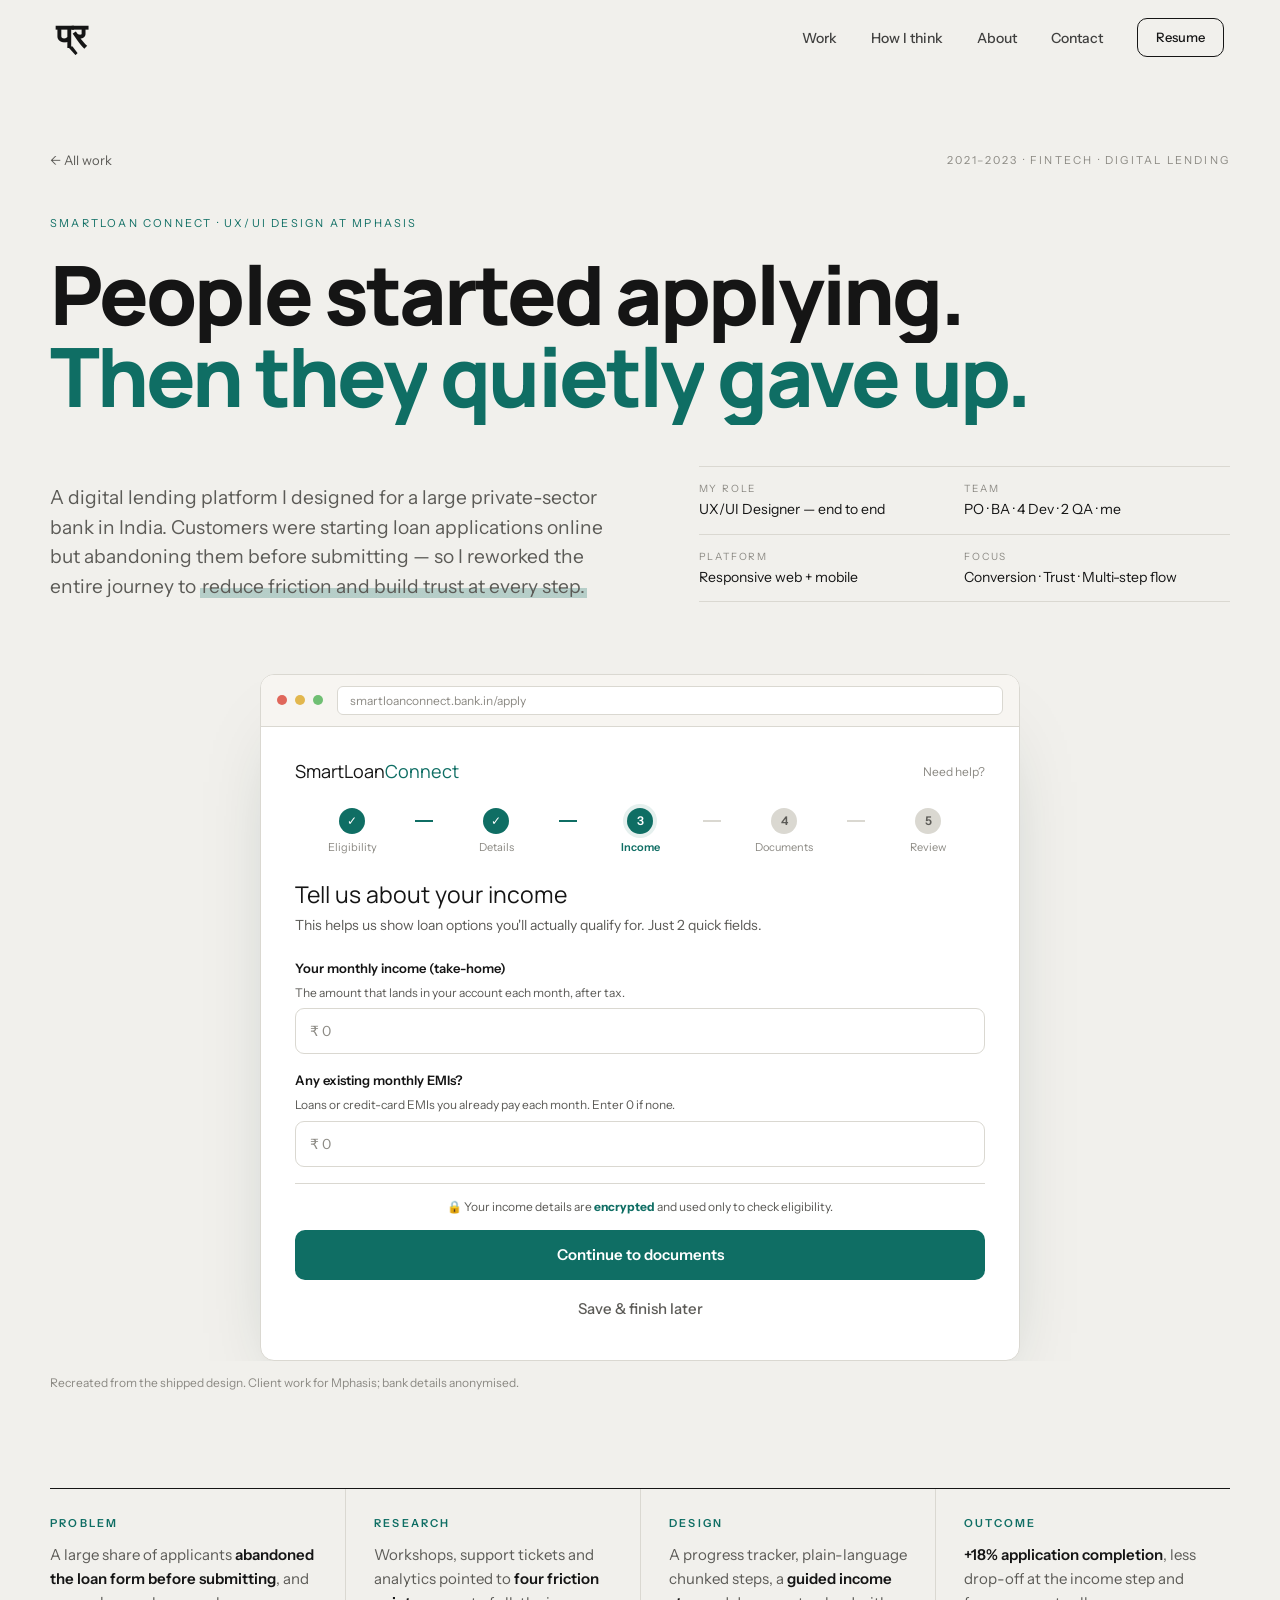
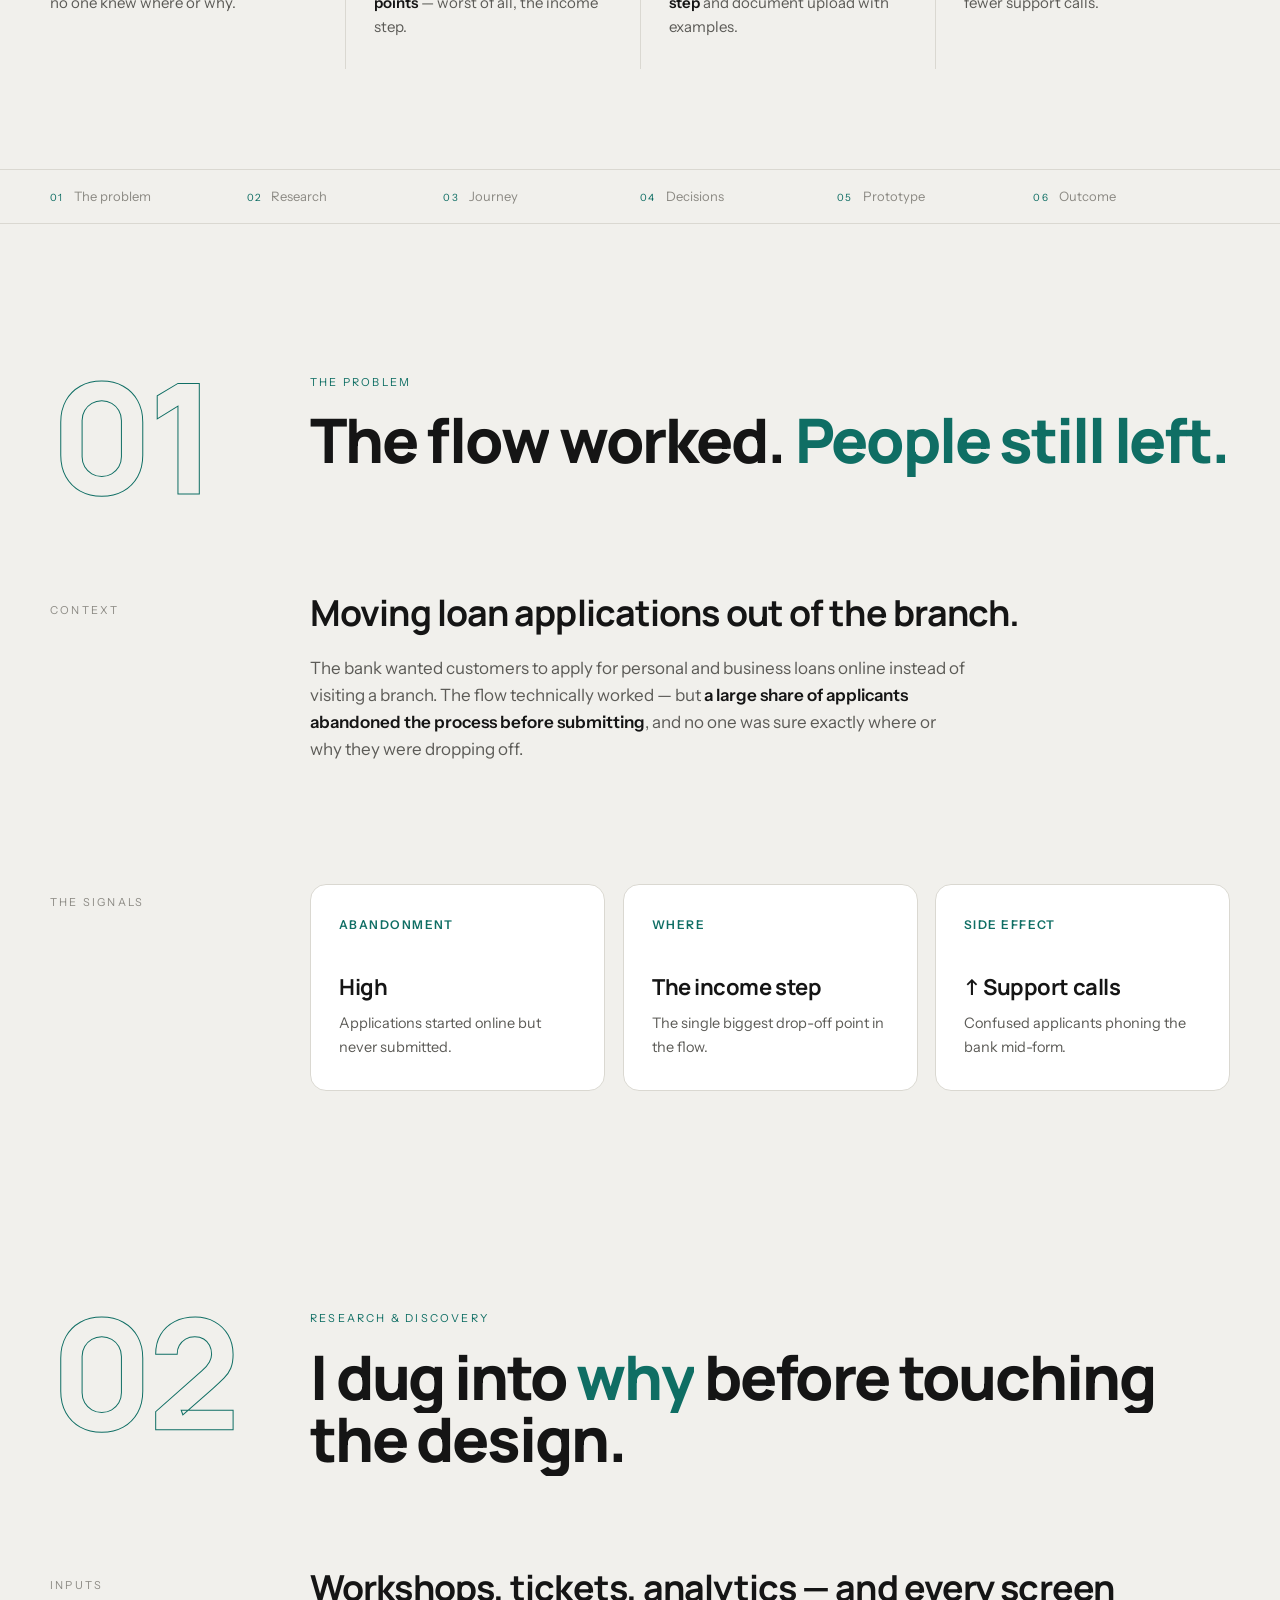
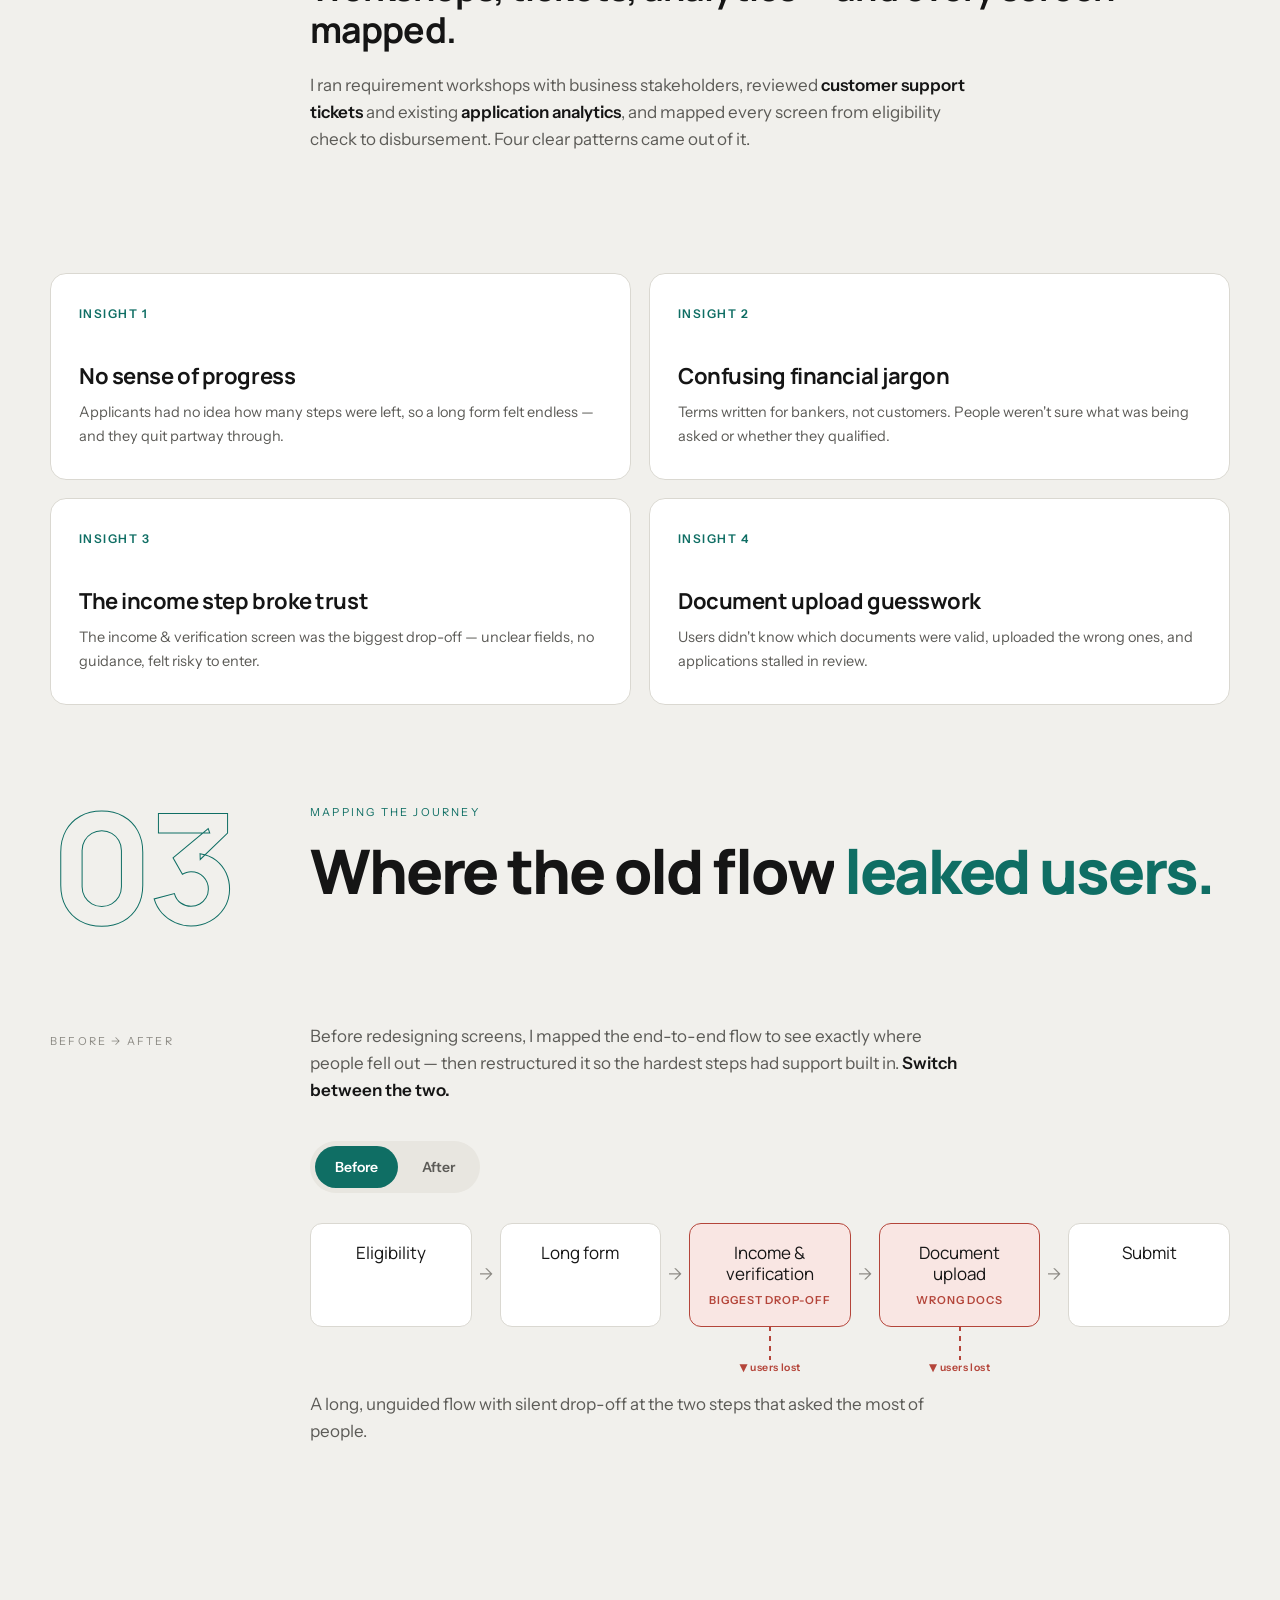
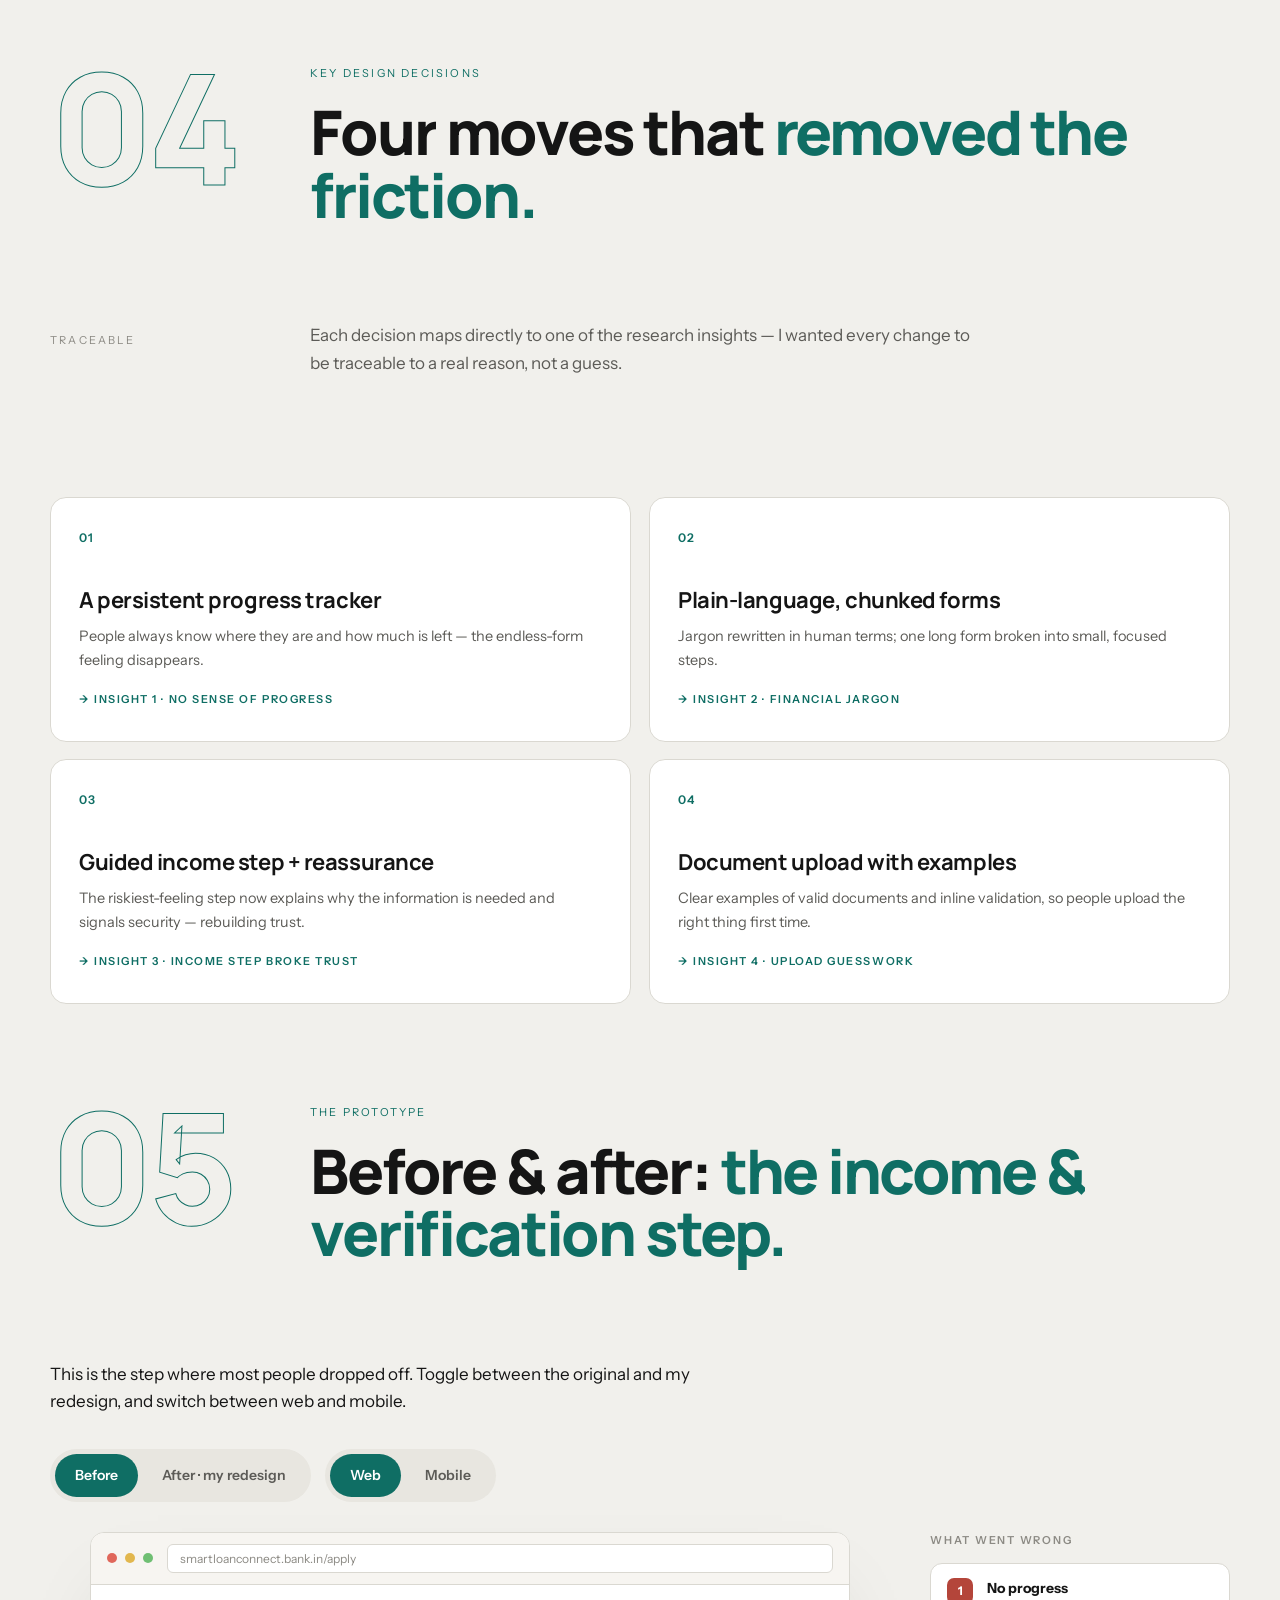
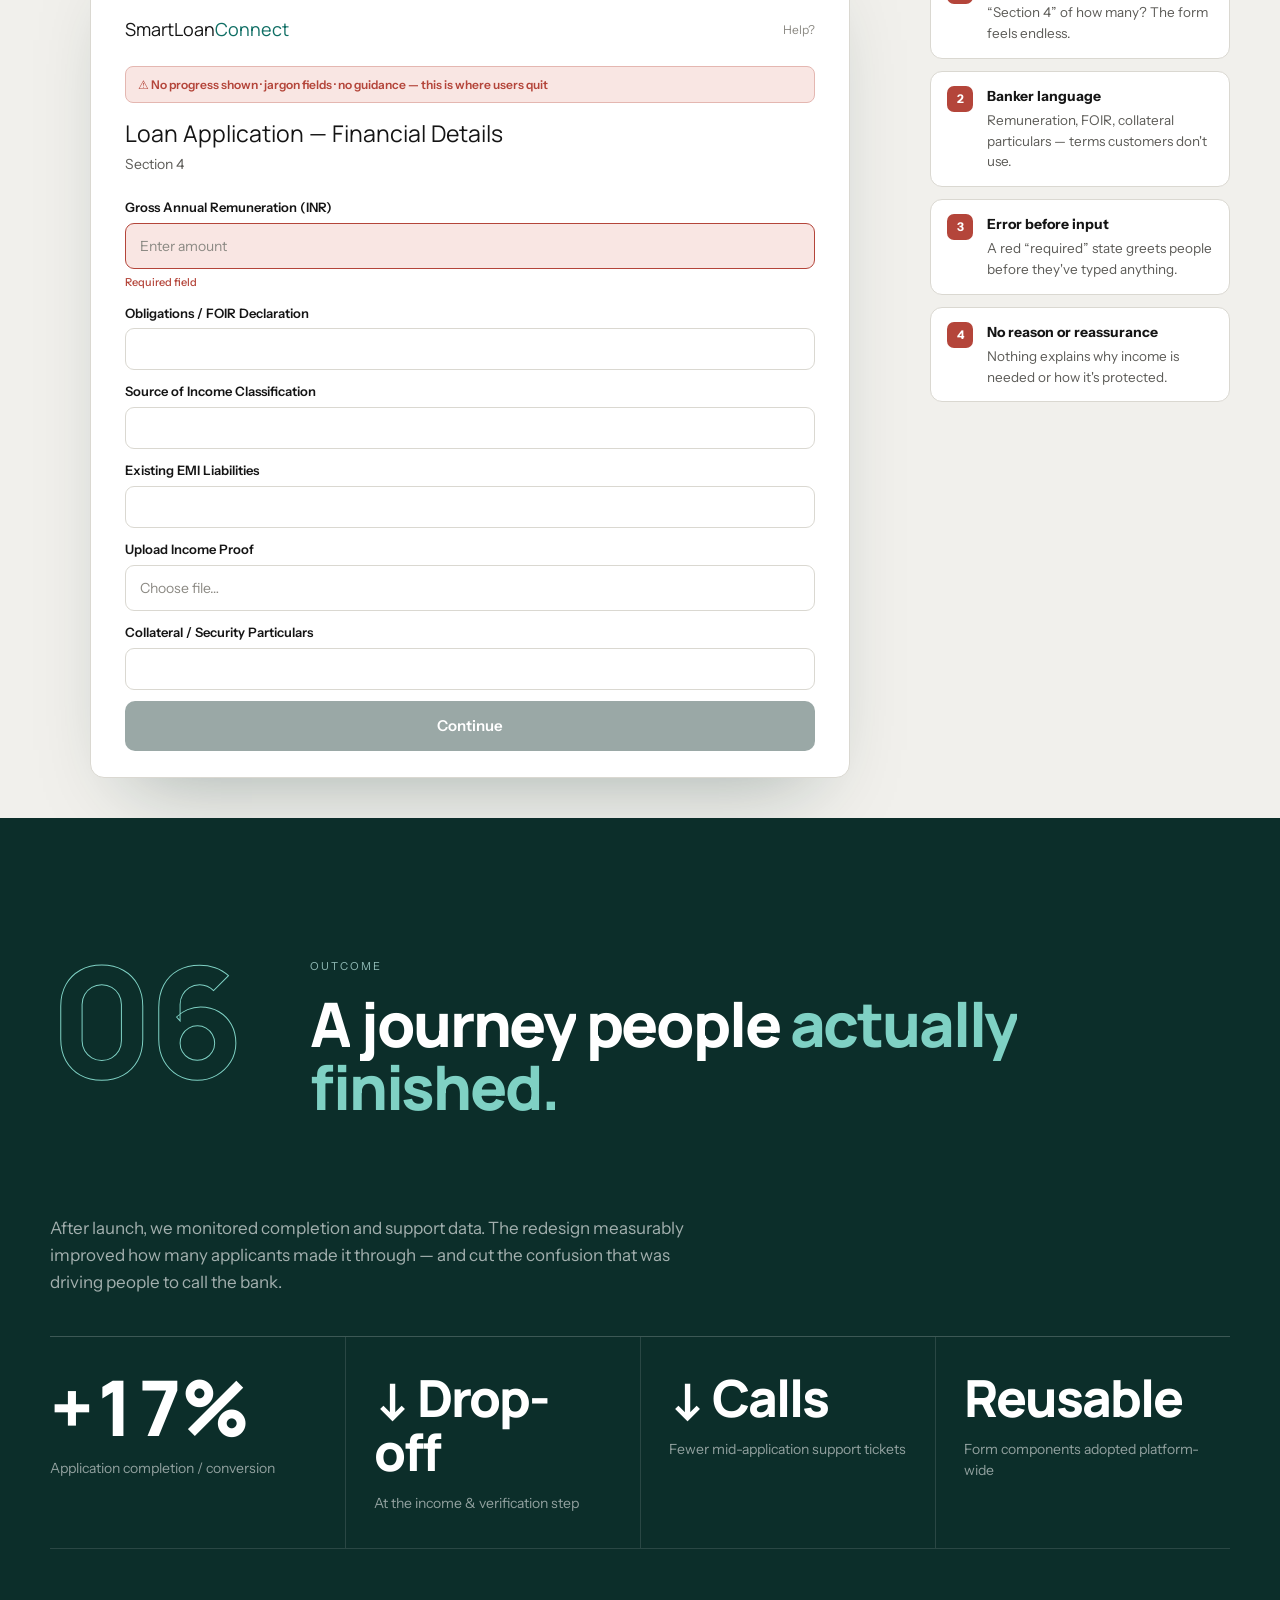
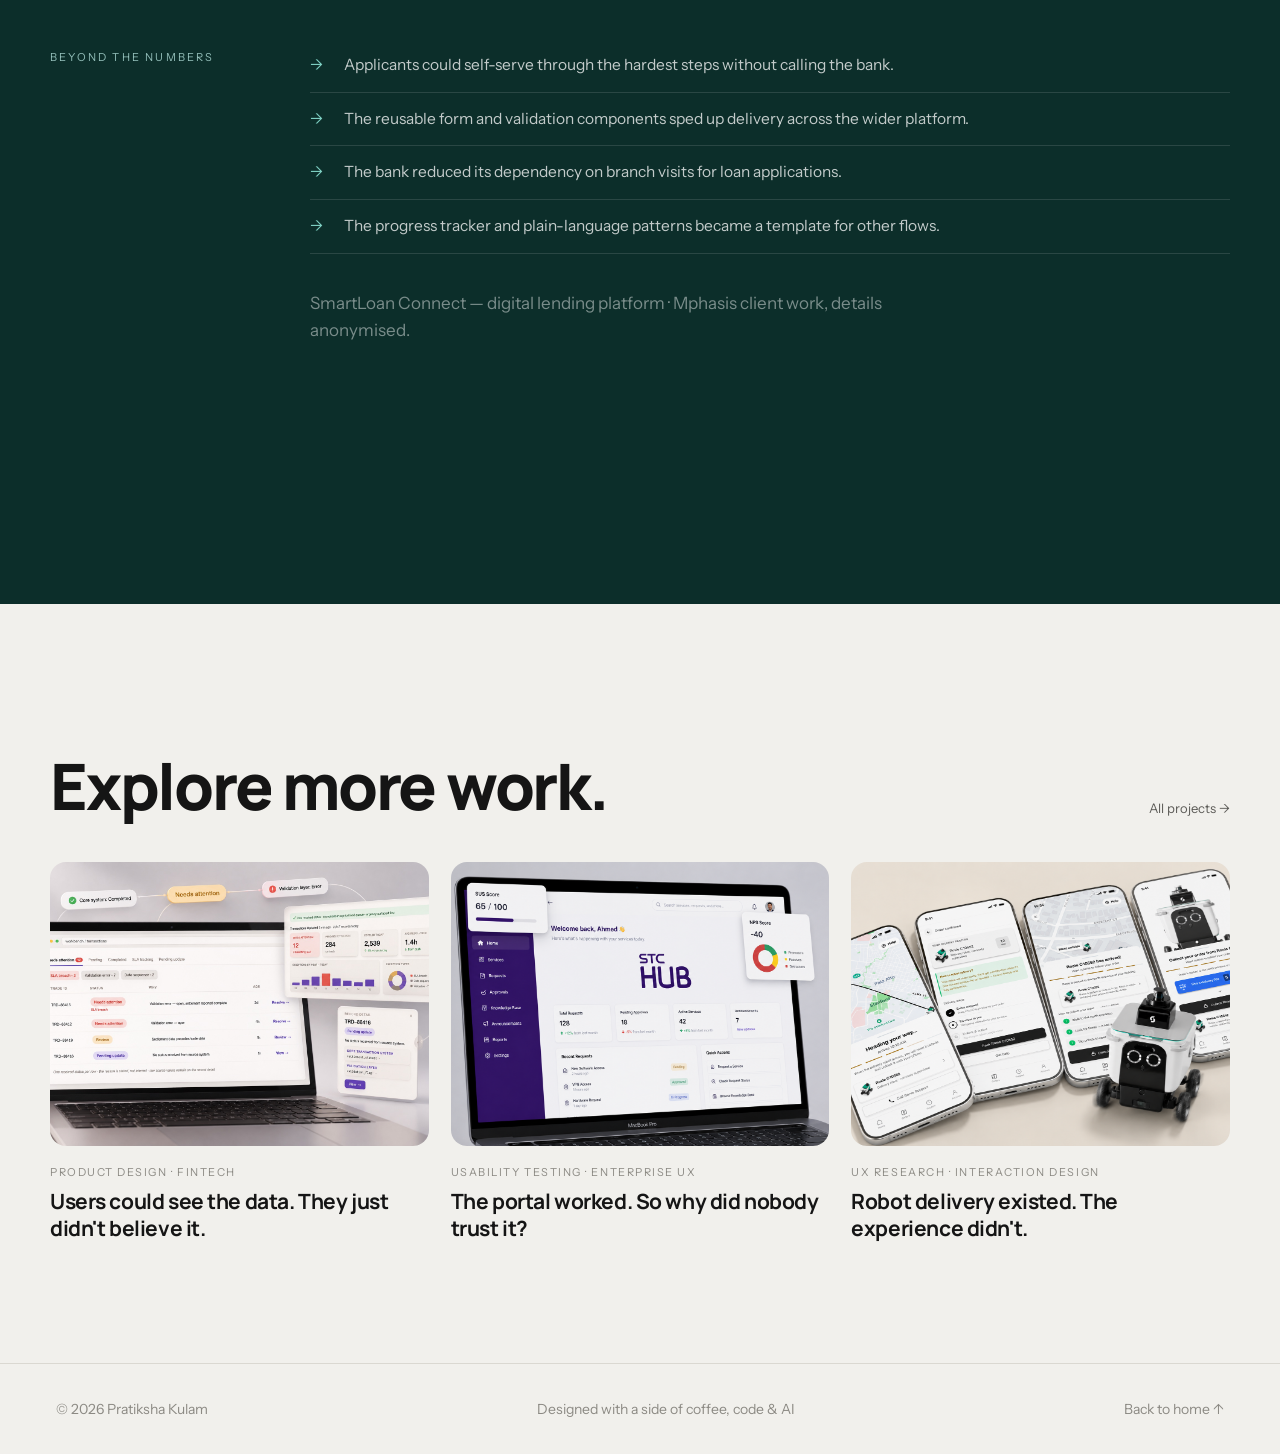
<file: case-study-smartloan.html>
<!DOCTYPE html>
<html lang="en">
<head>
  <meta charset="UTF-8">
  <meta name="viewport" content="width=device-width, initial-scale=1.0">
  <title>SmartLoan Connect — Case Study · Pratiksha Kulam</title>
  <meta name="description" content="Redesigning a bank's online loan application so customers stop dropping off: progress, plain language, a guided income step and document upload with examples.">
  <link rel="stylesheet" href="case-study.css">
  <link rel="stylesheet" href="motion.css">
  <style>
    body { --project: #0F6E64; --project-soft: #E5F0EE; --project-deep: #0C2E2A; --rose: #B4453A; --rose-soft: #F9E6E3; --amber: #A8761E; --amber-soft: #FBF1DD; }

    /* ── app window chrome ── */
    .win { background: #fff; border: 1px solid var(--line); border-radius: 14px; overflow: hidden; box-shadow: 0 40px 80px -40px rgba(12,46,42,.35); font-family: var(--sans); text-align: left; }
    .win-bar { display: flex; align-items: center; gap: 8px; padding: 11px 16px; background: #F7F5F1; border-bottom: 1px solid var(--line); }
    .win-bar i { width: 10px; height: 10px; border-radius: 50%; display: inline-block; }
    .win-bar .url { flex: 1; margin-left: 6px; background: #fff; border: 1px solid var(--line); border-radius: 6px; padding: 4px 12px; font-size: 12px; color: var(--subtle); }

    /* ── the loan app UI (shared by hero + prototype) ── */
    .app { padding: 30px 34px 26px; color: var(--ink); }
    .app-head { display: flex; align-items: center; justify-content: space-between; margin-bottom: 22px; }
    .app-logo { font-family: var(--serif); font-size: 18px; }
    .app-logo span { color: var(--project); }
    .app-help { font-size: 12px; color: var(--subtle); }
    .tracker { display: flex; align-items: flex-start; gap: 6px; margin-bottom: 26px; }
    .tnode { flex: 1; text-align: center; }
    .tdot { width: 26px; height: 26px; border-radius: 50%; margin: 0 auto 6px; display: flex; align-items: center; justify-content: center; font-size: 12px; font-weight: 600; background: var(--line); color: var(--muted); }
    .tnode.done .tdot, .tnode.active .tdot { background: var(--project); color: #fff; }
    .tnode.active .tdot { box-shadow: 0 0 0 4px var(--project-soft); }
    .tlabel { font-size: 11px; color: var(--subtle); line-height: 1.3; }
    .tnode.active .tlabel { color: var(--project); font-weight: 600; }
    .tline { flex: 0 0 18px; height: 2px; background: var(--line); margin-top: 12px; }
    .tline.done { background: var(--project); }
    .form-title { font-family: var(--serif); font-size: 23px; line-height: 1.25; margin-bottom: 6px; }
    .form-sub { font-size: 14px; color: var(--muted); margin-bottom: 22px; line-height: 1.5; }
    .field { margin-bottom: 16px; }
    .field label { display: block; font-size: 13px; font-weight: 600; margin-bottom: 5px; }
    .field .hint { font-size: 12px; color: var(--muted); margin-bottom: 7px; line-height: 1.45; }
    .field .in { width: 100%; font-size: 14px; padding: 11px 14px; border: 1px solid var(--line); border-radius: 9px; background: #fff; color: var(--subtle); min-height: 42px; }
    .field .in.err { border-color: var(--rose); background: var(--rose-soft); }
    .err-msg { font-size: 11px; color: var(--rose); margin-top: 5px; font-weight: 500; }
    .long-form .field { margin-bottom: 11px; }
    .trust { display: block; font-size: 12px; line-height: 1.5; color: var(--muted); margin: 16px 0 14px; padding-top: 14px; border-top: 1px solid var(--line); text-align: center; }
    .trust b { color: var(--project); }
    .btn { display: block; width: 100%; font-size: 15px; font-weight: 600; padding: 13px; border-radius: 10px; text-align: center; }
    .btn-primary { background: var(--project); color: #fff; }
    .btn-primary.dull { background: #9AA8A6; }
    .btn-ghost { color: var(--muted); margin-top: 4px; font-weight: 500; }
    .messy { background: var(--rose-soft); border: 1px solid #E4B7B1; color: var(--rose); font-size: 12px; font-weight: 600; padding: 8px 12px; border-radius: 8px; margin-bottom: 16px; }

    /* ── hero composition ── */
    .hero-stage { display: grid; grid-template-columns: 1fr; justify-items: center; }
    .hero-stage .win { width: min(760px, 100%); }

    /* ── journey map ── */
    .journey { margin-top: 36px; }
    .flow { display: flex; align-items: stretch; gap: 0; margin-top: 30px; }
    .fstep { flex: 1; position: relative; background: #fff; border: 1px solid var(--line); border-radius: 12px; padding: 18px 14px 16px; text-align: center; transition: border-color .4s var(--ease), background .4s var(--ease), transform .4s var(--ease); }
    .fstep b { display: block; font-family: var(--serif); font-weight: normal; font-size: 17px; line-height: 1.25; }
    .fstep small { display: block; margin-top: 8px; font-size: 11px; letter-spacing: .08em; text-transform: uppercase; font-weight: 600; min-height: 14px; }
    .farrow { flex: 0 0 28px; display: flex; align-items: center; justify-content: center; color: var(--subtle); }
    .flow.before .fstep.drop { border-color: var(--rose); background: var(--rose-soft); }
    .flow.before .fstep.drop small { color: var(--rose); }
    .flow.after .fstep { border-color: color-mix(in srgb, var(--project) 45%, #fff); background: var(--project-soft); }
    .flow.after .fstep small { color: var(--project); }
    .leak { position: absolute; left: 50%; top: 100%; width: 2px; height: 0; background: repeating-linear-gradient(180deg, var(--rose) 0 5px, transparent 5px 10px); transform: translateX(-50%); transition: height .7s var(--ease); }
    .leak::after { content: '▼ users lost'; position: absolute; top: 100%; left: 50%; transform: translateX(-50%); font-size: 10.5px; color: var(--rose); white-space: nowrap; font-weight: 600; letter-spacing: .04em; opacity: 0; transition: opacity .4s .5s; }
    .flow.before .leak { height: 34px; }
    .flow.before .leak::after { opacity: 1; }
    .flow-note { margin-top: 64px; font-size: 15px; color: var(--muted); max-width: 640px; min-height: 52px; }

    /* ── decision cards ── */
    .card .maps { display: inline-block; margin-top: 18px; font-size: 11px; letter-spacing: .14em; text-transform: uppercase; color: var(--project); font-weight: 600; }

    /* ── prototype ── */
    .proto-controls { display: flex; flex-wrap: wrap; gap: 14px; margin-top: 34px; }
    .proto-stage { margin-top: 30px; display: grid; grid-template-columns: minmax(0, 1fr) 300px; gap: 40px; align-items: start; }
    .proto-device { display: flex; justify-content: center; }
    .proto-device .win { width: 100%; max-width: 760px; }
    .handset { width: 340px; background: #121212; border-radius: 40px; padding: 11px; box-shadow: 0 40px 80px -30px rgba(12,46,42,.45); }
    .handset .scr { background: #fff; border-radius: 30px; height: 640px; overflow-y: auto; }
    .handset .notch { height: 24px; display: flex; justify-content: center; }
    .handset .notch::after { content: ''; width: 108px; height: 20px; background: #121212; border-radius: 0 0 14px 14px; }
    .handset .app { padding: 18px 20px 30px; }
    .handset .form-title { font-size: 21px; }
    .handset .tlabel { font-size: 9.5px; }
    .handset .tline { flex-basis: 8px; }
    [data-dev="mobile"] .win, [data-dev="web"] .handset { display: none; }
    .proto-view { transition: opacity .35s var(--ease); }
    .proto-view.swap { opacity: 0; }
    .callouts { list-style: none; display: grid; gap: 12px; }
    .callouts li { display: grid; grid-template-columns: 28px 1fr; gap: 12px; background: #fff; border: 1px solid var(--line); border-radius: 12px; padding: 14px 16px; font-size: 13.5px; line-height: 1.55; color: var(--muted); }
    .callouts li b { display: block; color: var(--ink); font-size: 14px; margin-bottom: 2px; }
    .callouts .n { width: 26px; height: 26px; border-radius: 7px; display: flex; align-items: center; justify-content: center; font-size: 12px; font-weight: 700; color: #fff; background: var(--project); }
    .callouts.bad .n { background: var(--rose); }
    .callouts-h { font-size: 11px; letter-spacing: .16em; text-transform: uppercase; color: var(--subtle); margin-bottom: 14px; font-weight: 600; }

    /* outcome */
    .band .ticks li { color: rgba(255,255,255,.75); border-bottom-color: rgba(255,255,255,.12); }
    .band .ticks li::before { color: #7FD1C4; }
    .band .stat-val.word { font-size: clamp(34px, 4vw, 52px); line-height: 1.05; }

    @media (max-width: 1000px) {
      .proto-stage { grid-template-columns: 1fr; }
      .flow { flex-direction: column; }
      .farrow { flex-basis: 26px; transform: rotate(90deg); }
      .leak { left: auto; right: 14px; top: 50%; width: 0; height: 2px !important; transform: none; }
      .leak::after { display: none; }
      .flow.before .fstep.drop small::after { content: ' · users lost here'; }
      .flow-note { margin-top: 28px; }
    }
    @media (max-width: 640px) {
      .app { padding: 20px 18px; }
      .tlabel { font-size: 9.5px; }
      .tline { flex-basis: 6px; }
      .handset { width: 100%; max-width: 340px; }
    }
    @media (prefers-reduced-motion: reduce) {
      .fstep, .leak, .leak::after, .proto-view { transition: none; }
    }
  </style>
</head>
<body>
<a class="skip-link" href="#main">Skip to content</a>

<nav class="topnav" aria-label="Site">
  <a class="nav-logo" href="index.html" aria-label="Home">प्र</a>
  <ul class="nav-links">
    <li><a href="index.html#work">Work</a></li>
    <li><a href="index.html#think">How I think</a></li>
    <li><a href="about.html">About</a></li>
    <li><a href="index.html#contact">Contact</a></li>
    <li><a href="resume.pdf" class="nav-resume" data-magnetic>Resume</a></li>
  </ul>
</nav>

<header class="hero">
  <div class="wrap">
    <div class="hero-top" data-reveal="fade">
      <a class="back" href="index.html#work">← All work</a>
      <span class="eyebrow">2021–2023 · Fintech · Digital lending</span>
    </div>
    <p class="eyebrow c" data-reveal style="margin-bottom:22px">SmartLoan Connect · UX/UI design at Mphasis</p>
    <h1 data-split>People started applying. <em>Then they quietly gave up.</em></h1>
    <div class="hero-lede">
      <p data-reveal style="--d:.3s">A digital lending platform I designed for a large private-sector bank in India. Customers were starting loan applications online but abandoning them before submitting — so I reworked the entire journey to <mark class="sweep">reduce friction and build trust at every step.</mark></p>
      <dl class="facts" data-reveal style="--d:.45s">
        <div><dt>My role</dt><dd>UX/UI Designer — end to end</dd></div>
        <div><dt>Team</dt><dd>PO · BA · 4 Dev · 2 QA · me</dd></div>
        <div><dt>Platform</dt><dd>Responsive web + mobile</dd></div>
        <div><dt>Focus</dt><dd>Conversion · Trust · Multi-step flow</dd></div>
      </dl>
    </div>

    <figure class="hero-media hero-stage" data-reveal="clip" style="background:transparent;overflow:visible">
      <div class="win">
        <div class="win-bar"><i style="background:#E0675B"></i><i style="background:#E2B74E"></i><i style="background:#6FBF73"></i><span class="url">smartloanconnect.bank.in/apply</span></div>
        <div class="app" data-ui="after"></div>
      </div>
    </figure>
    <p class="disclaimer">Recreated from the shipped design. Client work for Mphasis; bank details anonymised.</p>

    <section class="tldr" aria-label="Summary">
      <div data-reveal><h2>Problem</h2><p>A large share of applicants <strong>abandoned the loan form before submitting</strong>, and no one knew where or why.</p></div>
      <div data-reveal style="--d:.1s"><h2>Research</h2><p>Workshops, support tickets and analytics pointed to <strong>four friction points</strong> — worst of all, the income step.</p></div>
      <div data-reveal style="--d:.2s"><h2>Design</h2><p>A progress tracker, plain-language chunked steps, a <strong>guided income step</strong> and document upload with examples.</p></div>
      <div data-reveal style="--d:.3s"><h2>Outcome</h2><p><strong>+18% application completion</strong>, less drop-off at the income step and fewer support calls.</p></div>
    </section>
  </div>
</header>

<nav class="chapter-nav" aria-label="Chapters">
  <ol>
    <li><a href="#problem"><span>01</span>The problem</a></li>
    <li><a href="#research"><span>02</span>Research</a></li>
    <li><a href="#journey"><span>03</span>Journey</a></li>
    <li><a href="#decisions"><span>04</span>Decisions</a></li>
    <li><a href="#prototype"><span>05</span>Prototype</a></li>
    <li><a href="#outcome"><span>06</span>Outcome</a></li>
  </ol>
</nav>

<main id="main">

  <!-- ═════════ 01 ═════════ -->
  <section class="chapter" id="problem">
    <div class="wrap">
      <div class="chapter-head">
        <div class="chapter-num" data-reveal="fade" aria-hidden="true">01</div>
        <div>
          <p class="eyebrow c">The problem</p>
          <h2 class="chapter-title" data-split>The flow worked. <em>People still left.</em></h2>
        </div>
      </div>

      <div class="block block-head">
        <p class="eyebrow">Context</p>
        <div data-reveal>
          <h3>Moving loan applications out of the branch.</h3>
          <p>The bank wanted customers to apply for personal and business loans online instead of visiting a branch. The flow technically worked — but <strong>a large share of applicants abandoned the process before submitting</strong>, and no one was sure exactly where or why they were dropping off.</p>
        </div>
      </div>

      <div class="block block-head">
        <p class="eyebrow">The signals</p>
        <div>
          <div class="cards c3" style="margin-top:0">
            <article class="card" data-reveal data-tilt><span class="num">Abandonment</span><h4>High</h4><p>Applications started online but never submitted.</p></article>
            <article class="card" data-reveal style="--d:.1s" data-tilt><span class="num">Where</span><h4>The income step</h4><p>The single biggest drop-off point in the flow.</p></article>
            <article class="card" data-reveal style="--d:.2s" data-tilt><span class="num">Side effect</span><h4>↑ Support calls</h4><p>Confused applicants phoning the bank mid-form.</p></article>
          </div>
        </div>
      </div>
    </div>
  </section>

  <!-- ═════════ 02 ═════════ -->
  <section class="chapter" id="research" style="padding-top:60px">
    <div class="wrap">
      <div class="chapter-head">
        <div class="chapter-num" data-reveal="fade" aria-hidden="true">02</div>
        <div>
          <p class="eyebrow c">Research &amp; discovery</p>
          <h2 class="chapter-title" data-split>I dug into <em>why</em> before touching the design.</h2>
        </div>
      </div>

      <div class="block block-head">
        <p class="eyebrow">Inputs</p>
        <div data-reveal>
          <h3>Workshops, tickets, analytics — and every screen mapped.</h3>
          <p>I ran requirement workshops with business stakeholders, reviewed <strong>customer support tickets</strong> and existing <strong>application analytics</strong>, and mapped every screen from eligibility check to disbursement. Four clear patterns came out of it.</p>
        </div>
      </div>

      <div class="cards c2">
        <article class="card" data-reveal data-tilt><span class="num">Insight 1</span><h4>No sense of progress</h4><p>Applicants had no idea how many steps were left, so a long form felt endless — and they quit partway through.</p></article>
        <article class="card" data-reveal style="--d:.1s" data-tilt><span class="num">Insight 2</span><h4>Confusing financial jargon</h4><p>Terms written for bankers, not customers. People weren't sure what was being asked or whether they qualified.</p></article>
        <article class="card" data-reveal data-tilt><span class="num">Insight 3</span><h4>The income step broke trust</h4><p>The income &amp; verification screen was the biggest drop-off — unclear fields, no guidance, felt risky to enter.</p></article>
        <article class="card" data-reveal style="--d:.1s" data-tilt><span class="num">Insight 4</span><h4>Document upload guesswork</h4><p>Users didn't know which documents were valid, uploaded the wrong ones, and applications stalled in review.</p></article>
      </div>
    </div>
  </section>

  <!-- ═════════ 03 ═════════ -->
  <section class="chapter" id="journey" style="padding-top:60px">
    <div class="wrap">
      <div class="chapter-head">
        <div class="chapter-num" data-reveal="fade" aria-hidden="true">03</div>
        <div>
          <p class="eyebrow c">Mapping the journey</p>
          <h2 class="chapter-title" data-split>Where the old flow <em>leaked users.</em></h2>
        </div>
      </div>

      <div class="block block-head">
        <p class="eyebrow">Before → after</p>
        <div>
          <p data-reveal>Before redesigning screens, I mapped the end-to-end flow to see exactly where people fell out — then restructured it so the hardest steps had support built in. <strong>Switch between the two.</strong></p>
          <div class="journey" data-reveal>
            <div class="tabs" data-tabs="flow" role="tablist" aria-label="Journey version">
              <button role="tab" data-key="before" aria-selected="true">Before</button>
              <button role="tab" data-key="after" aria-selected="false">After</button>
            </div>
            <div class="flow before" id="flow" aria-live="polite">
              <div class="fstep"><b>Eligibility</b><small data-b="" data-a="plain language"></small></div>
              <div class="farrow" aria-hidden="true">→</div>
              <div class="fstep"><b data-b="Long form" data-a="Your details">Long form</b><small data-b="" data-a="chunked"></small></div>
              <div class="farrow" aria-hidden="true">→</div>
              <div class="fstep drop"><b data-b="Income &amp; verification" data-a="Income">Income &amp; verification</b><small data-b="biggest drop-off" data-a="guided + reassurance">biggest drop-off</small><span class="leak" aria-hidden="true"></span></div>
              <div class="farrow" aria-hidden="true">→</div>
              <div class="fstep drop"><b data-b="Document upload" data-a="Documents">Document upload</b><small data-b="wrong docs" data-a="examples shown">wrong docs</small><span class="leak" aria-hidden="true"></span></div>
              <div class="farrow" aria-hidden="true">→</div>
              <div class="fstep"><b data-b="Submit" data-a="Review &amp; submit">Submit</b><small data-b="" data-a="confidence"></small></div>
            </div>
            <p class="flow-note" id="flowNote">A long, unguided flow with silent drop-off at the two steps that asked the most of people.</p>
          </div>
        </div>
      </div>
    </div>
  </section>

  <!-- ═════════ 04 ═════════ -->
  <section class="chapter" id="decisions" style="padding-top:60px">
    <div class="wrap">
      <div class="chapter-head">
        <div class="chapter-num" data-reveal="fade" aria-hidden="true">04</div>
        <div>
          <p class="eyebrow c">Key design decisions</p>
          <h2 class="chapter-title" data-split>Four moves that <em>removed the friction.</em></h2>
        </div>
      </div>

      <div class="block block-head">
        <p class="eyebrow">Traceable</p>
        <div data-reveal>
          <p>Each decision maps directly to one of the research insights — I wanted every change to be traceable to a real reason, not a guess.</p>
        </div>
      </div>

      <div class="cards c2" style="margin-top:0">
        <article class="card" data-reveal data-tilt><span class="num">01</span><h4>A persistent progress tracker</h4><p>People always know where they are and how much is left — the endless-form feeling disappears.</p><span class="maps">→ Insight 1 · no sense of progress</span></article>
        <article class="card" data-reveal style="--d:.1s" data-tilt><span class="num">02</span><h4>Plain-language, chunked forms</h4><p>Jargon rewritten in human terms; one long form broken into small, focused steps.</p><span class="maps">→ Insight 2 · financial jargon</span></article>
        <article class="card" data-reveal data-tilt><span class="num">03</span><h4>Guided income step + reassurance</h4><p>The riskiest-feeling step now explains why the information is needed and signals security — rebuilding trust.</p><span class="maps">→ Insight 3 · income step broke trust</span></article>
        <article class="card" data-reveal style="--d:.1s" data-tilt><span class="num">04</span><h4>Document upload with examples</h4><p>Clear examples of valid documents and inline validation, so people upload the right thing first time.</p><span class="maps">→ Insight 4 · upload guesswork</span></article>
      </div>
    </div>
  </section>

  <!-- ═════════ 05 ═════════ -->
  <section class="chapter" id="prototype" style="padding-top:60px">
    <div class="wrap">
      <div class="chapter-head">
        <div class="chapter-num" data-reveal="fade" aria-hidden="true">05</div>
        <div>
          <p class="eyebrow c">The prototype</p>
          <h2 class="chapter-title" data-split>Before &amp; after: <em>the income &amp; verification step.</em></h2>
        </div>
      </div>

      <p data-reveal style="max-width:660px">This is the step where most people dropped off. Toggle between the original and my redesign, and switch between web and mobile.</p>

      <div class="proto-controls" data-reveal>
        <div class="tabs" data-tabs="ver" role="tablist" aria-label="Version">
          <button role="tab" data-key="before" aria-selected="true">Before</button>
          <button role="tab" data-key="after" aria-selected="false">After · my redesign</button>
        </div>
        <div class="tabs" data-tabs="dev" role="tablist" aria-label="Device">
          <button role="tab" data-key="web" aria-selected="true">Web</button>
          <button role="tab" data-key="mobile" aria-selected="false">Mobile</button>
        </div>
      </div>

      <div class="proto-stage" data-reveal="scale">
        <div class="proto-device" id="protoDevice" data-dev="web">
          <div class="win">
            <div class="win-bar"><i style="background:#E0675B"></i><i style="background:#E2B74E"></i><i style="background:#6FBF73"></i><span class="url">smartloanconnect.bank.in/apply</span></div>
            <div class="app proto-view"></div>
          </div>
          <div class="handset"><div class="scr"><div class="notch"></div><div class="app proto-view"></div></div></div>
        </div>
        <div aria-live="polite">
          <p class="callouts-h" id="calloutsH">What went wrong</p>
          <ol class="callouts" id="callouts"></ol>
        </div>
      </div>
    </div>
  </section>

  <!-- ═════════ 06 ═════════ -->
  <section class="band" id="outcome">
    <div class="wrap">
      <div class="chapter-head">
        <div class="chapter-num" data-reveal="fade" aria-hidden="true" style="-webkit-text-stroke-color:#7FD1C4">06</div>
        <div>
          <p class="eyebrow">Outcome</p>
          <h2 class="chapter-title" data-split>A journey people <em style="color:#7FD1C4">actually finished.</em></h2>
        </div>
      </div>
      <p data-reveal style="max-width:660px;font-size:17px">After launch, we monitored completion and support data. The redesign measurably improved how many applicants made it through — and cut the confusion that was driving people to call the bank.</p>
      <div class="stats" style="--cols:4">
        <div class="stat" data-reveal><div class="stat-val" data-count="18" data-prefix="+" data-suffix="%">+18%</div><p class="stat-lbl">Application completion / conversion</p></div>
        <div class="stat" data-reveal style="--d:.1s"><div class="stat-val word">↓ Drop-off</div><p class="stat-lbl">At the income &amp; verification step</p></div>
        <div class="stat" data-reveal style="--d:.2s"><div class="stat-val word">↓ Calls</div><p class="stat-lbl">Fewer mid-application support tickets</p></div>
        <div class="stat" data-reveal style="--d:.3s"><div class="stat-val word">Reusable</div><p class="stat-lbl">Form components adopted platform-wide</p></div>
      </div>

      <div class="block block-head" style="margin-top:90px">
        <p class="eyebrow">Beyond the numbers</p>
        <div data-reveal>
          <ul class="ticks" style="margin-top:0">
            <li>Applicants could self-serve through the hardest steps without calling the bank.</li>
            <li>The reusable form and validation components sped up delivery across the wider platform.</li>
            <li>The bank reduced its dependency on branch visits for loan applications.</li>
            <li>The progress tracker and plain-language patterns became a template for other flows.</li>
          </ul>
          <p class="disclaimer" style="margin-top:36px;color:rgba(255,255,255,.45)">SmartLoan Connect — digital lending platform · Mphasis client work, details anonymised.</p>
        </div>
      </div>
    </div>
  </section>

  <section class="more" aria-labelledby="more-title">
    <div class="wrap">
      <div class="more-head">
        <h2 id="more-title" data-split>Explore more work.</h2>
        <a class="back" href="index.html#work" data-magnetic>All projects →</a>
      </div>
      <div class="more-grid">
        <a class="more-card" href="case-study-wealth.html" data-reveal data-cursor="View">
          <div class="more-img"><img src="assets/wealth/transaction-dashboard.jpg" alt="" loading="lazy"></div>
          <p class="more-tag">Product Design · Fintech</p>
          <p class="more-title">Users could see the data. They just didn't believe it.</p>
        </a>
        <a class="more-card" href="case-study-stc.html" data-reveal style="--d:.1s" data-cursor="View">
          <div class="more-img"><img src="stc%20hub_2.png" alt="" loading="lazy"></div>
          <p class="more-tag">Usability Testing · Enterprise UX</p>
          <p class="more-title">The portal worked. So why did nobody trust it?</p>
        </a>
        <a class="more-card" href="case-study-robot.html" data-reveal style="--d:.2s" data-cursor="View">
          <div class="more-img"><img src="robot-%20project.png" alt="" loading="lazy"></div>
          <p class="more-tag">UX Research · Interaction Design</p>
          <p class="more-title">Robot delivery existed. The experience didn't.</p>
        </a>
      </div>
    </div>
  </section>
</main>

<footer class="cs-footer">
  <span>© 2026 Pratiksha Kulam</span>
  <span>Designed with a side of coffee, code &amp; AI</span>
  <a href="index.html">Back to home ↑</a>
</footer>

<script>
/* screens — built before case-study.js so its tab events find them */
const SL = {
  before: () => `
    <div class="app-head"><div class="app-logo">SmartLoan<span>Connect</span></div><div class="app-help">Help?</div></div>
    <div class="messy">⚠ No progress shown · jargon fields · no guidance — this is where users quit</div>
    <div class="form-title">Loan Application — Financial Details</div>
    <div class="form-sub">Section 4</div>
    <div class="long-form">
      <div class="field"><label>Gross Annual Remuneration (INR)</label><div class="in err">Enter amount</div><div class="err-msg">Required field</div></div>
      <div class="field"><label>Obligations / FOIR Declaration</label><div class="in"></div></div>
      <div class="field"><label>Source of Income Classification</label><div class="in"></div></div>
      <div class="field"><label>Existing EMI Liabilities</label><div class="in"></div></div>
      <div class="field"><label>Upload Income Proof</label><div class="in">Choose file…</div></div>
      <div class="field"><label>Collateral / Security Particulars</label><div class="in"></div></div>
    </div>
    <div class="btn btn-primary dull">Continue</div>`,
  after: () => `
    <div class="app-head"><div class="app-logo">SmartLoan<span>Connect</span></div><div class="app-help">Need help?</div></div>
    <div class="tracker" aria-label="Step 3 of 5">
      <div class="tnode done"><div class="tdot">✓</div><div class="tlabel">Eligibility</div></div><div class="tline done"></div>
      <div class="tnode done"><div class="tdot">✓</div><div class="tlabel">Details</div></div><div class="tline done"></div>
      <div class="tnode active"><div class="tdot">3</div><div class="tlabel">Income</div></div><div class="tline"></div>
      <div class="tnode"><div class="tdot">4</div><div class="tlabel">Documents</div></div><div class="tline"></div>
      <div class="tnode"><div class="tdot">5</div><div class="tlabel">Review</div></div>
    </div>
    <div class="form-title">Tell us about your income</div>
    <div class="form-sub">This helps us show loan options you'll actually qualify for. Just 2 quick fields.</div>
    <div class="field"><label>Your monthly income (take-home)</label><div class="hint">The amount that lands in your account each month, after tax.</div><div class="in">₹ 0</div></div>
    <div class="field"><label>Any existing monthly EMIs?</label><div class="hint">Loans or credit-card EMIs you already pay each month. Enter 0 if none.</div><div class="in">₹ 0</div></div>
    <div class="trust">🔒 Your income details are <b>encrypted</b> and used only to check eligibility.</div>
    <div class="btn btn-primary">Continue to documents</div>
    <div class="btn btn-ghost">Save &amp; finish later</div>`
};
document.querySelectorAll('[data-ui="after"]').forEach((el) => { el.innerHTML = SL.after(); });
</script>
<script src="motion.js"></script>
<script src="case-study.js"></script>
<script>
(() => {
  const reduce = matchMedia('(prefers-reduced-motion: reduce)').matches;

  /* journey before/after */
  const flow = document.getElementById('flow'), note = document.getElementById('flowNote');
  const NOTES = {
    before: 'A long, unguided flow with silent drop-off at the two steps that asked the most of people.',
    after: 'Chunked steps, progress always visible, and support built in exactly where people used to leave.'
  };
  const setFlow = (v) => {
    flow.className = 'flow ' + v;
    flow.querySelectorAll('[data-b]').forEach((el) => { el.innerHTML = v === 'after' ? el.dataset.a : el.dataset.b; });
    note.textContent = NOTES[v];
  };
  document.querySelector('[data-tabs="flow"]').addEventListener('tabchange', (e) => setFlow(e.detail));

  /* prototype */
  const CALLOUTS = {
    before: ['What went wrong', 'bad', [
      ['No progress', '“Section 4” of how many? The form feels endless.'],
      ['Banker language', 'Remuneration, FOIR, collateral particulars — terms customers don\'t use.'],
      ['Error before input', 'A red “required” state greets people before they\'ve typed anything.'],
      ['No reason or reassurance', 'Nothing explains why income is needed or how it\'s protected.']
    ]],
    after: ['What changed', '', [
      ['Progress tracker', 'Step 3 of 5, with completed steps checked off.'],
      ['Two plain-language fields', 'Take-home income and existing EMIs, each with a one-line hint.'],
      ['Why we ask', 'Framed around showing loans people will actually qualify for.'],
      ['Trust + an exit', 'Encryption reassurance, and “save & finish later” instead of abandoning.']
    ]]
  };
  const device = document.getElementById('protoDevice');
  const views = [...device.querySelectorAll('.proto-view')];
  const list = document.getElementById('callouts'), head = document.getElementById('calloutsH');
  let ver = 'before';
  const paint = () => {
    views.forEach((v) => { v.innerHTML = SL[ver](); });
    const [h, cls, items] = CALLOUTS[ver];
    head.textContent = h; list.className = 'callouts ' + cls;
    list.innerHTML = items.map(([t, d], i) => `<li><span class="n">${i + 1}</span><div><b>${t}</b>${d}</div></li>`).join('');
  };
  const swap = (fn) => {
    if (reduce) { fn(); return; }
    views.forEach((v) => v.classList.add('swap'));
    setTimeout(() => { fn(); views.forEach((v) => v.classList.remove('swap')); }, 200);
  };
  document.querySelector('[data-tabs="ver"]').addEventListener('tabchange', (e) => { if (e.detail === ver) return; ver = e.detail; swap(paint); });
  document.querySelector('[data-tabs="dev"]').addEventListener('tabchange', (e) => { device.dataset.dev = e.detail; });
  paint();
})();
</script>
</body>
</html>
</file>
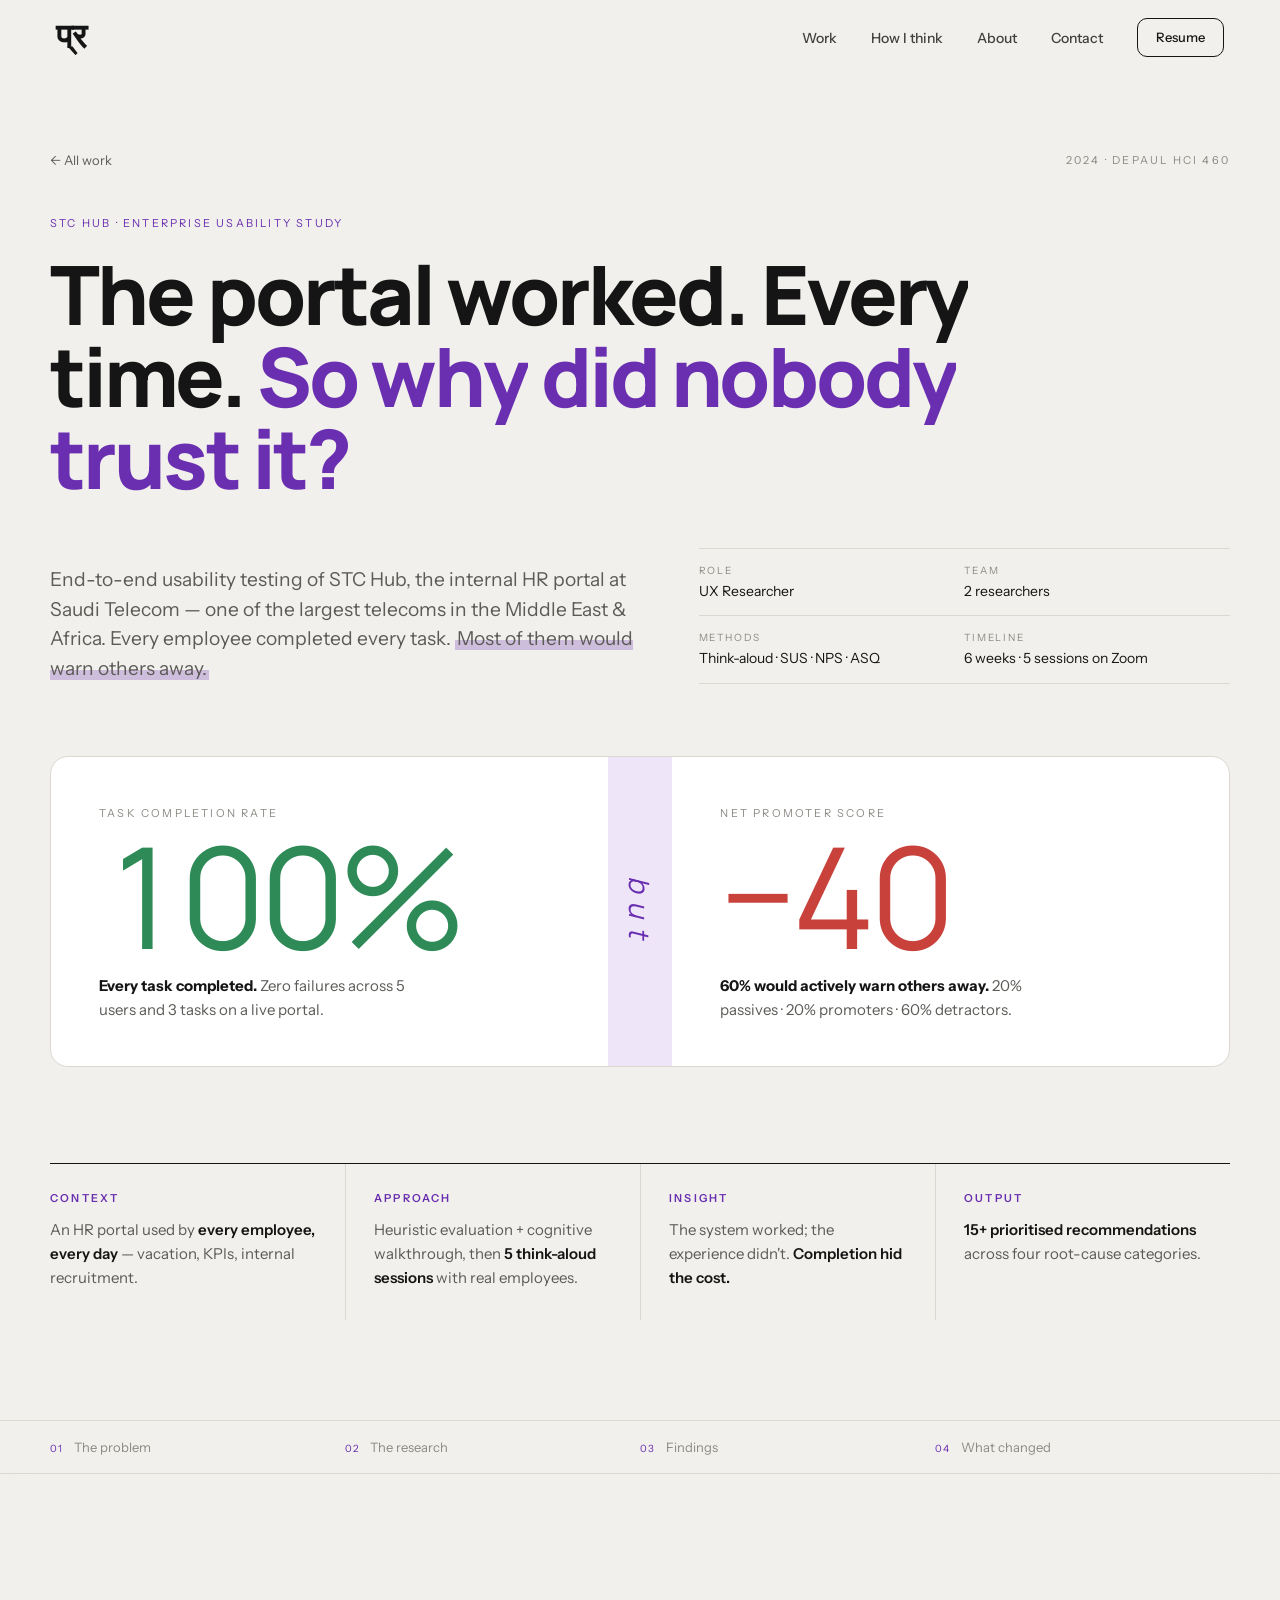
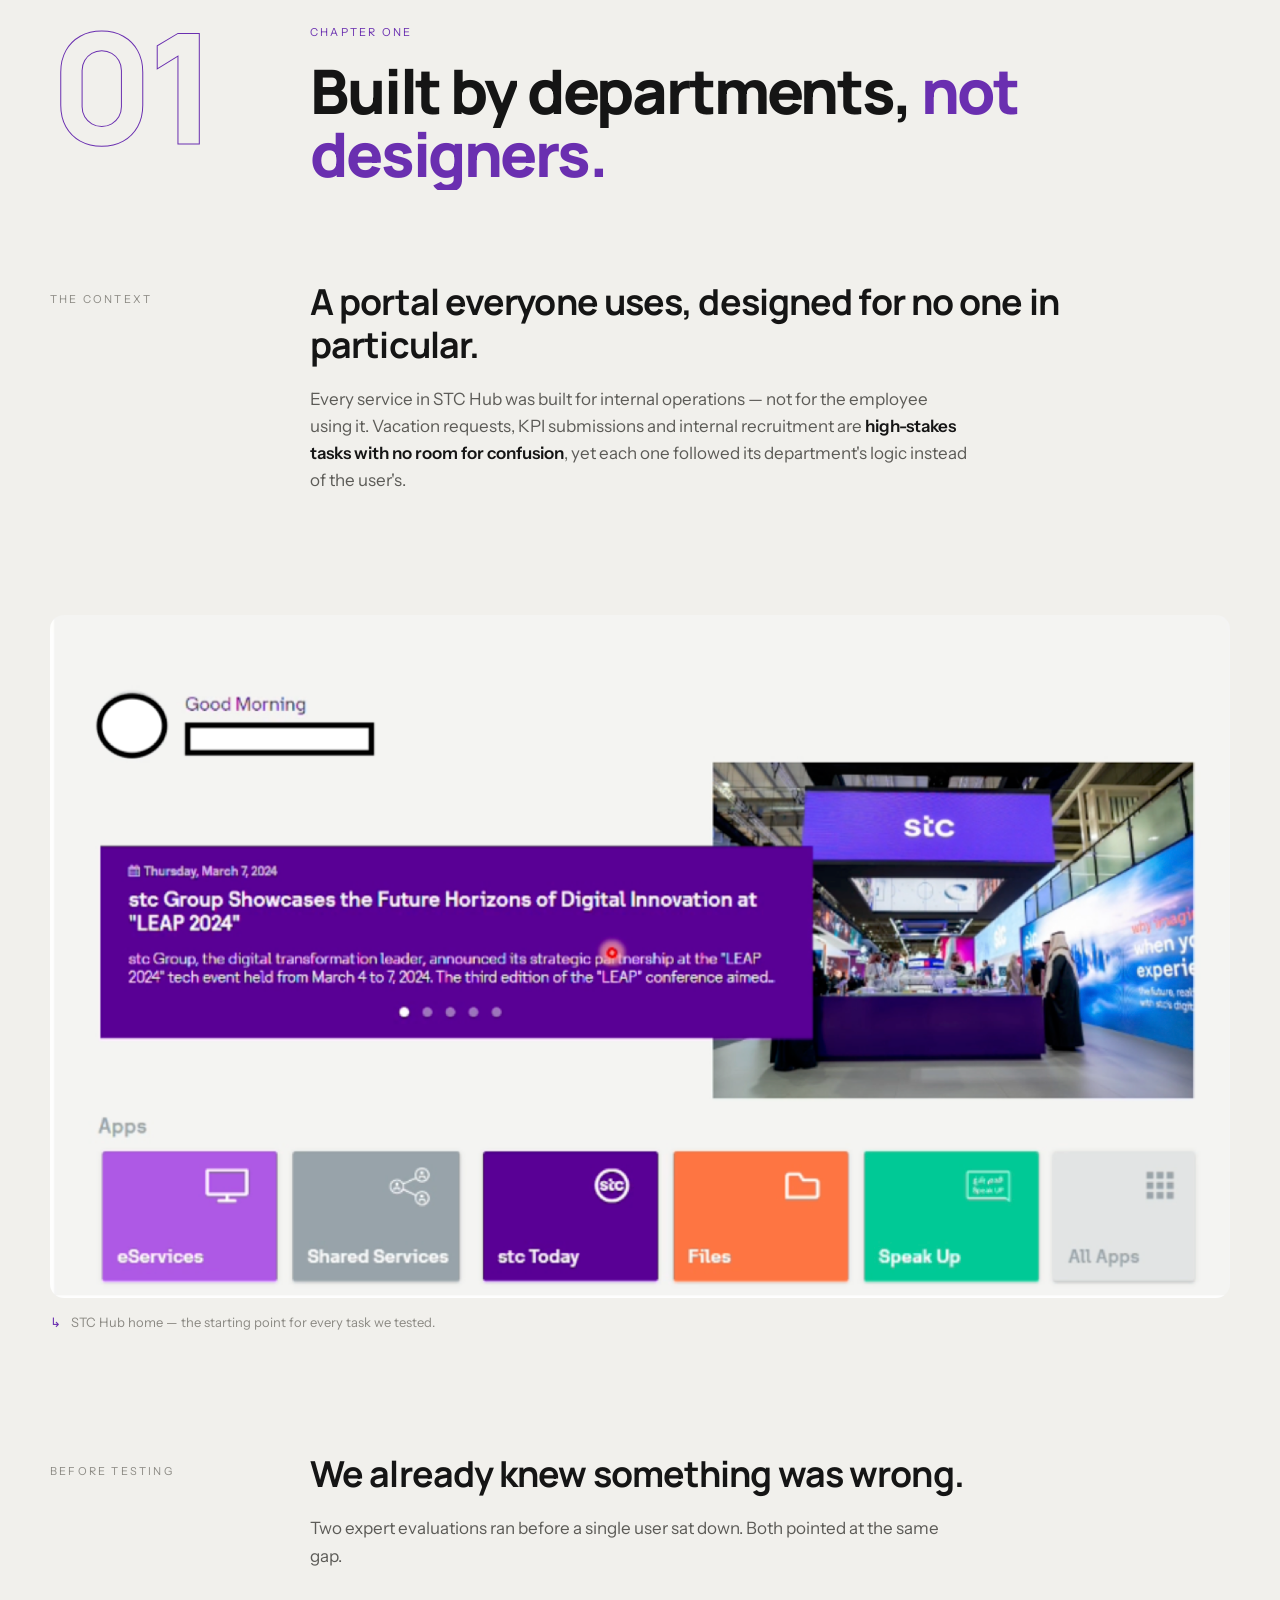
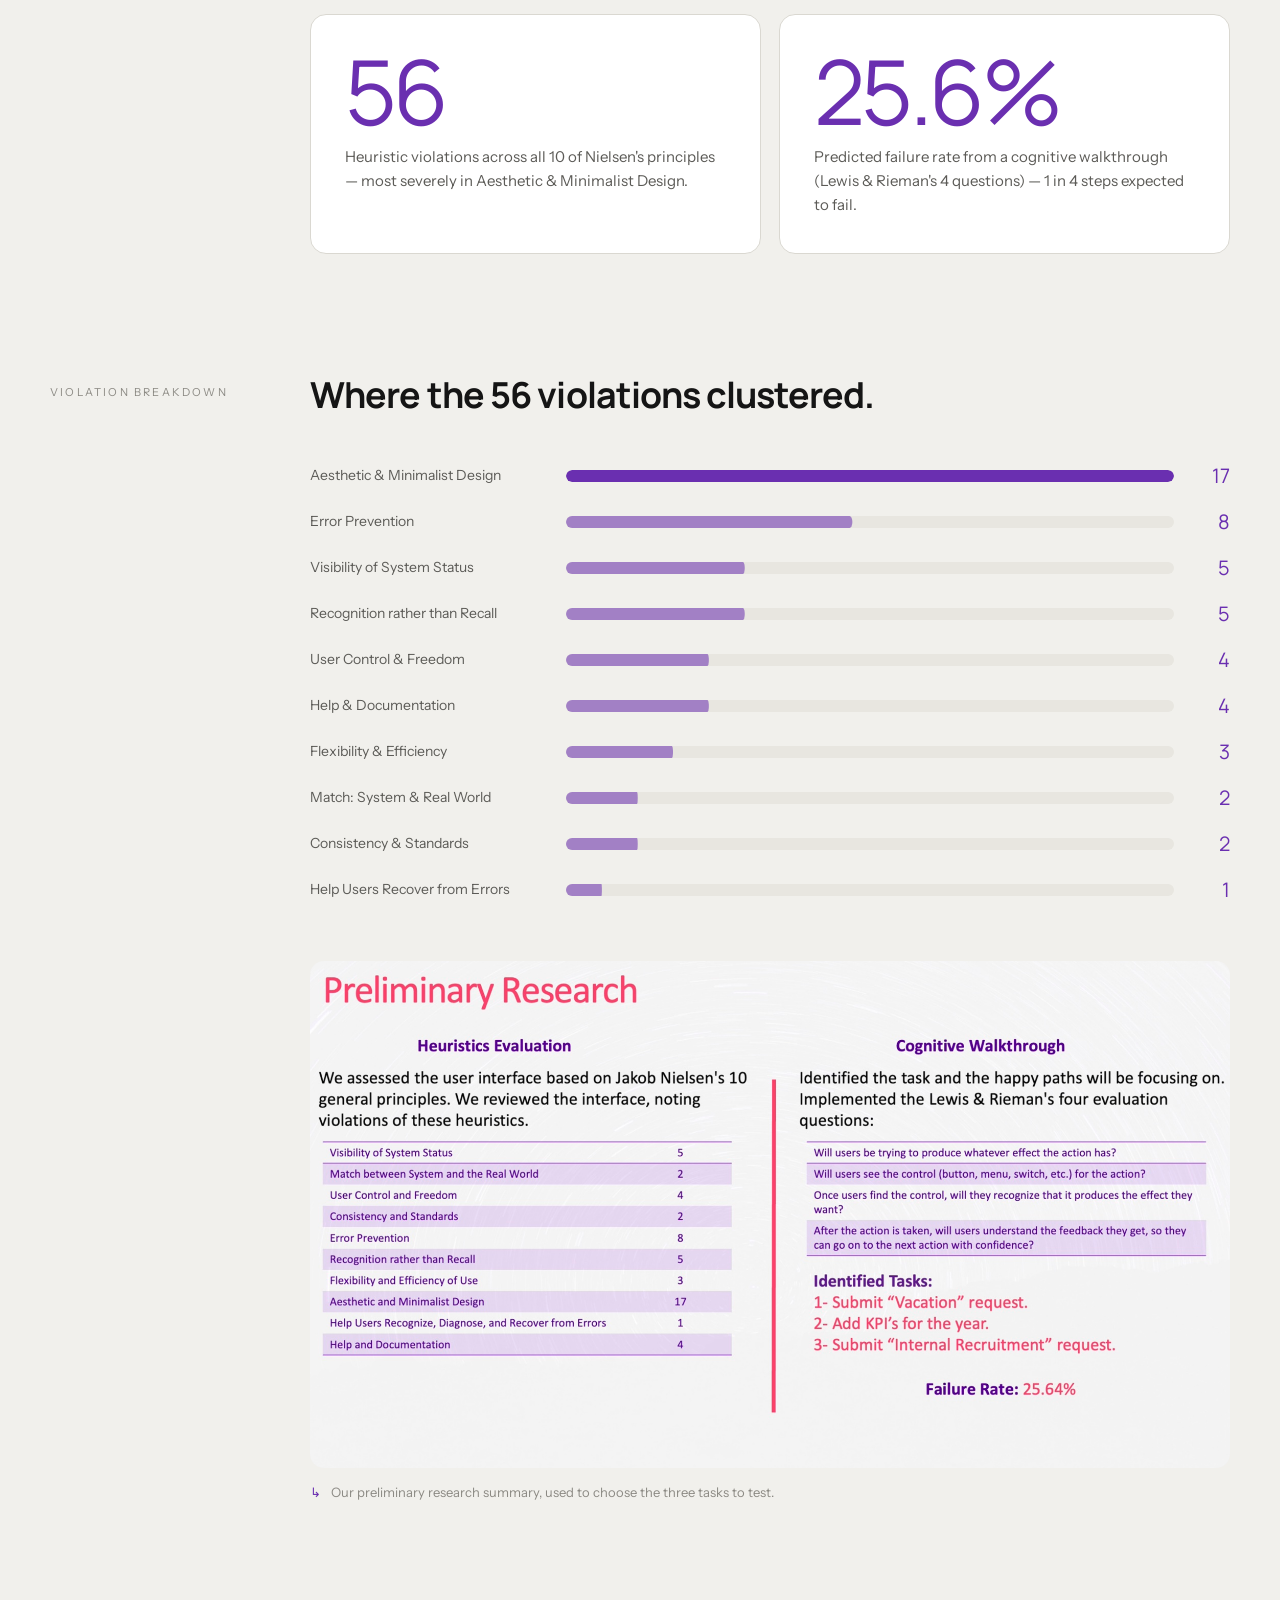
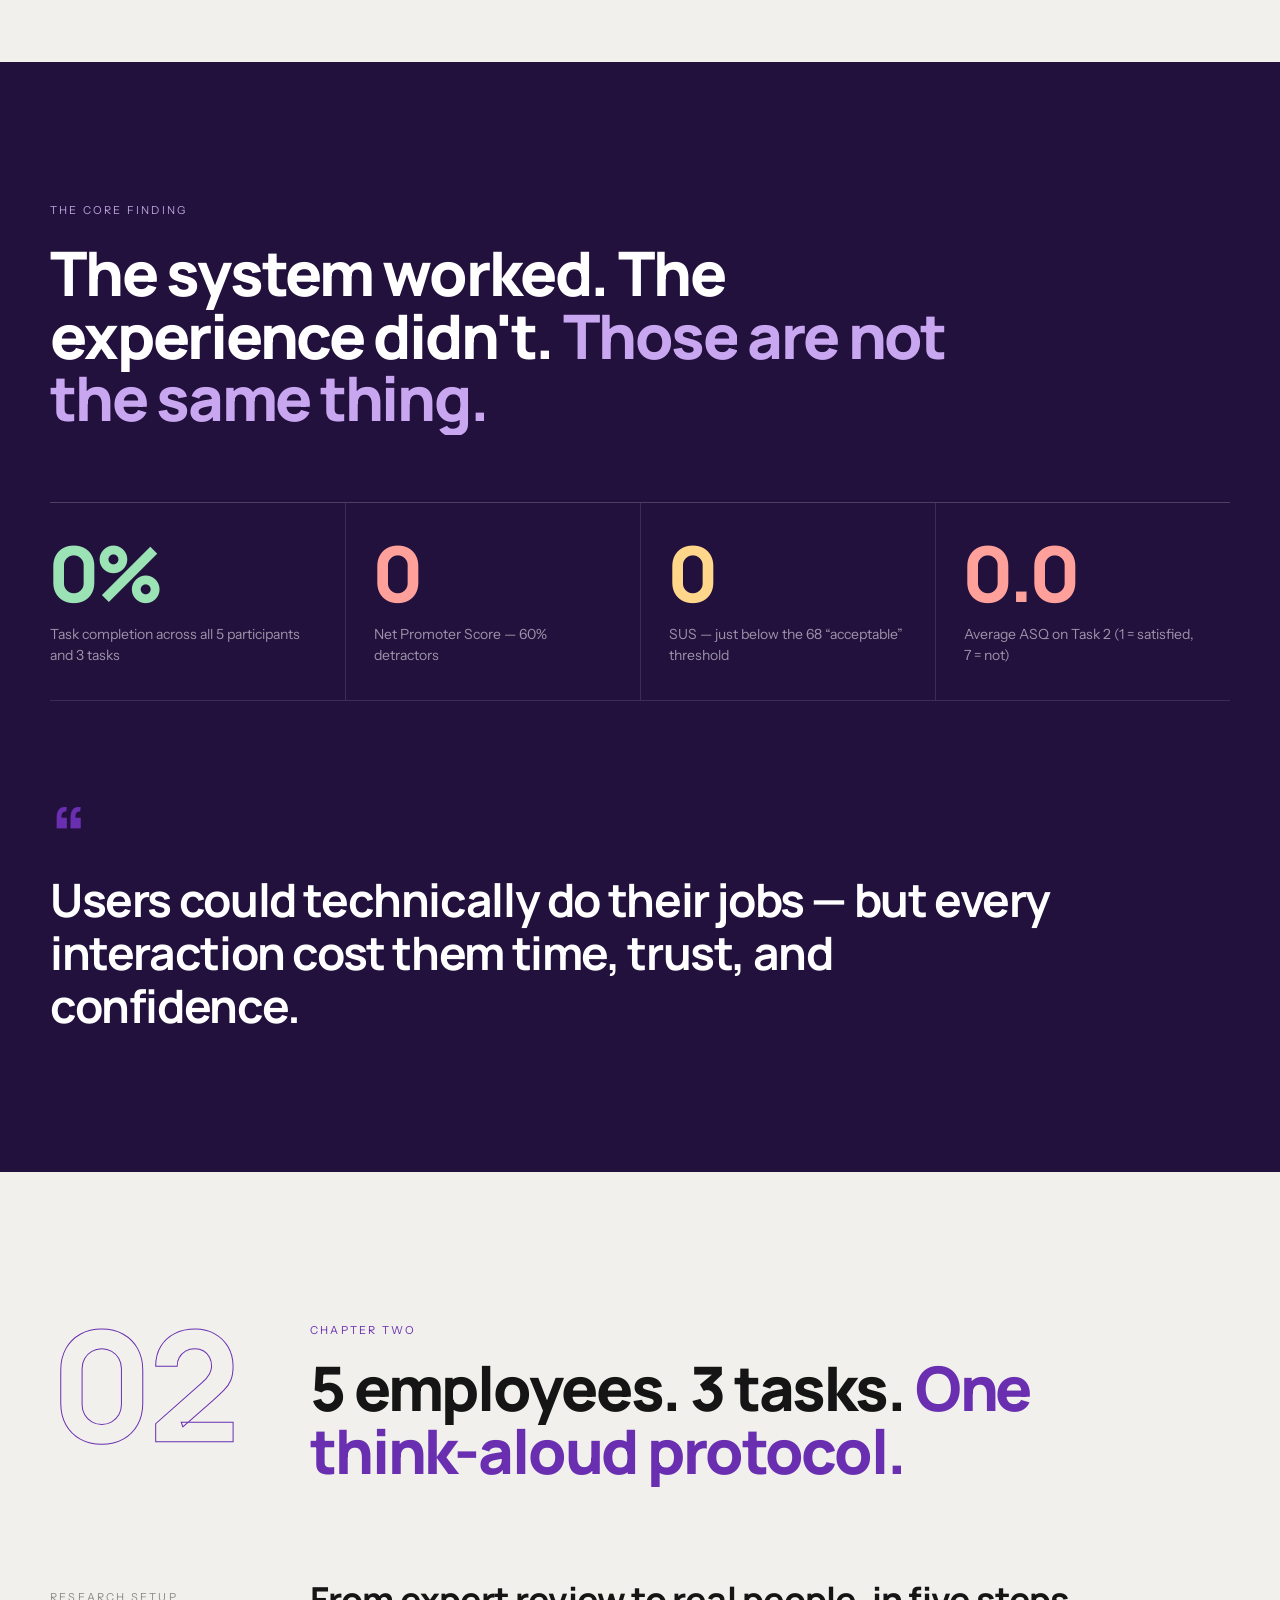
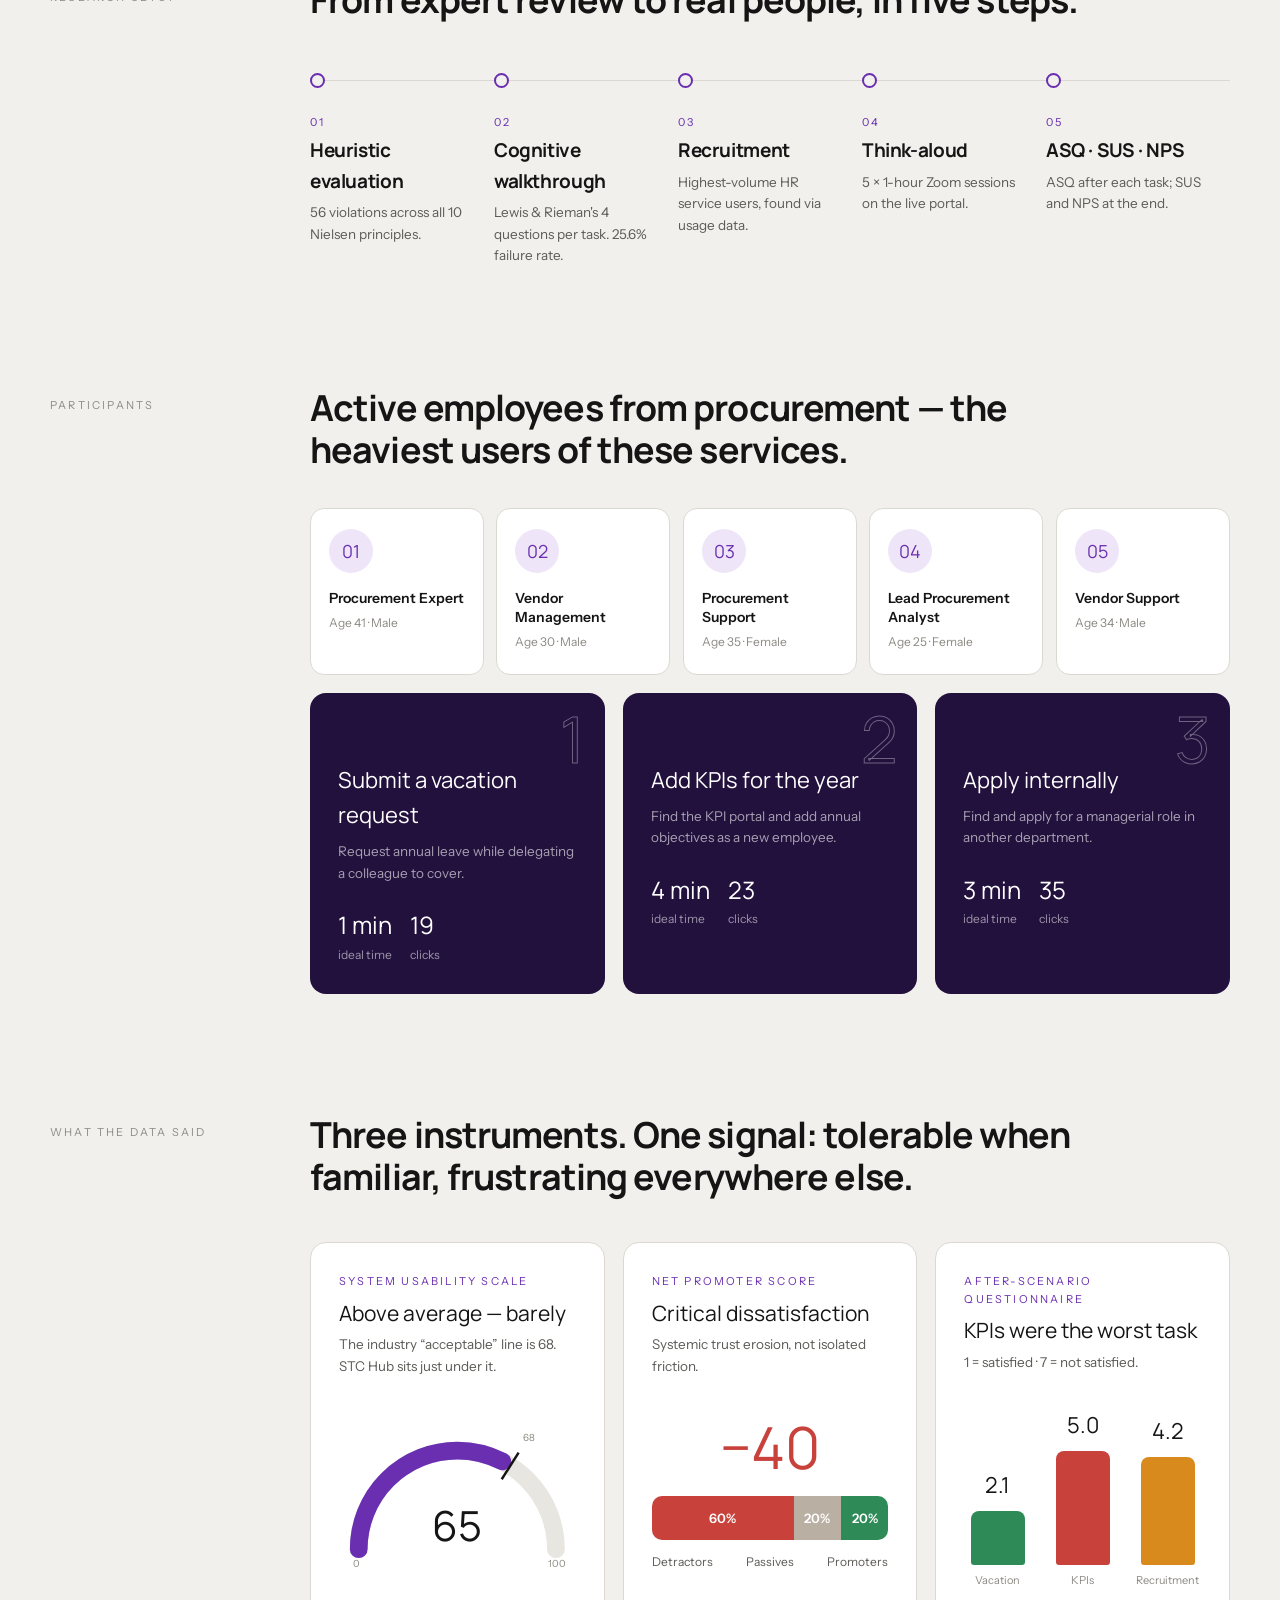
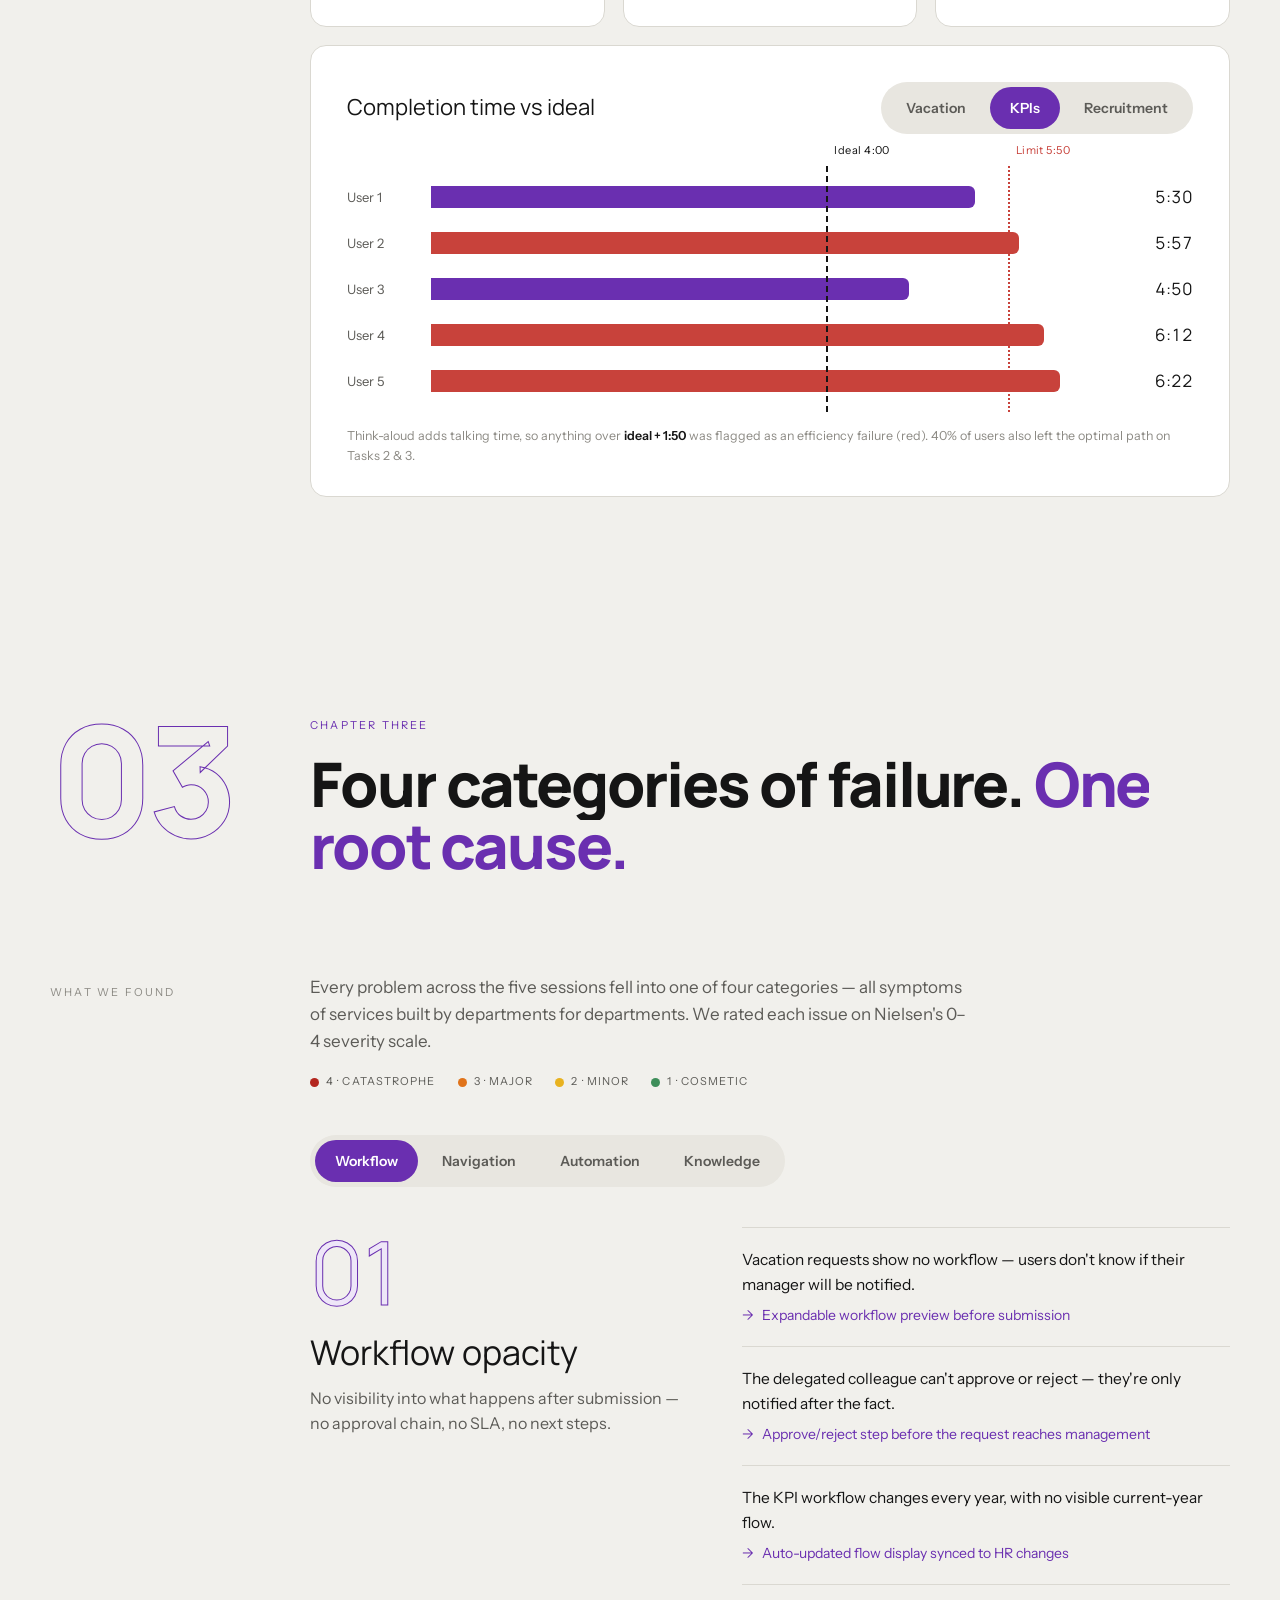
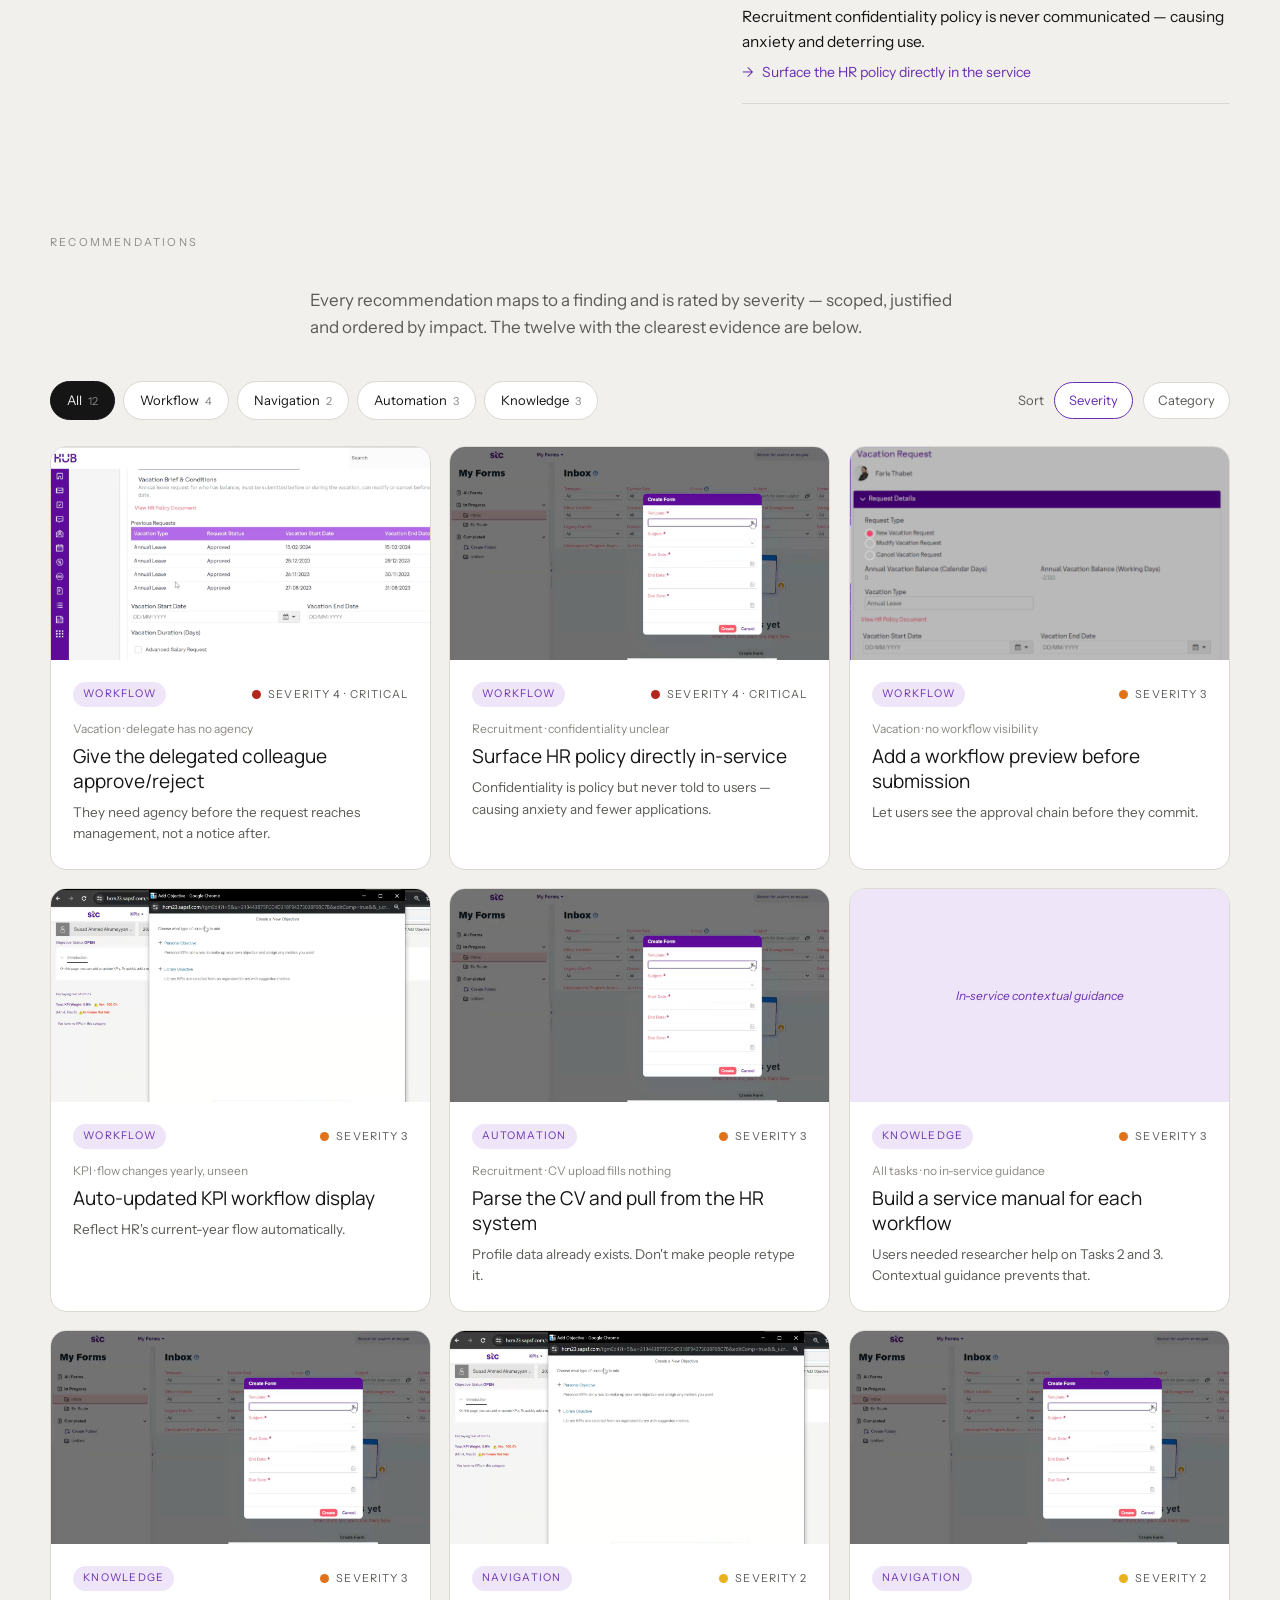
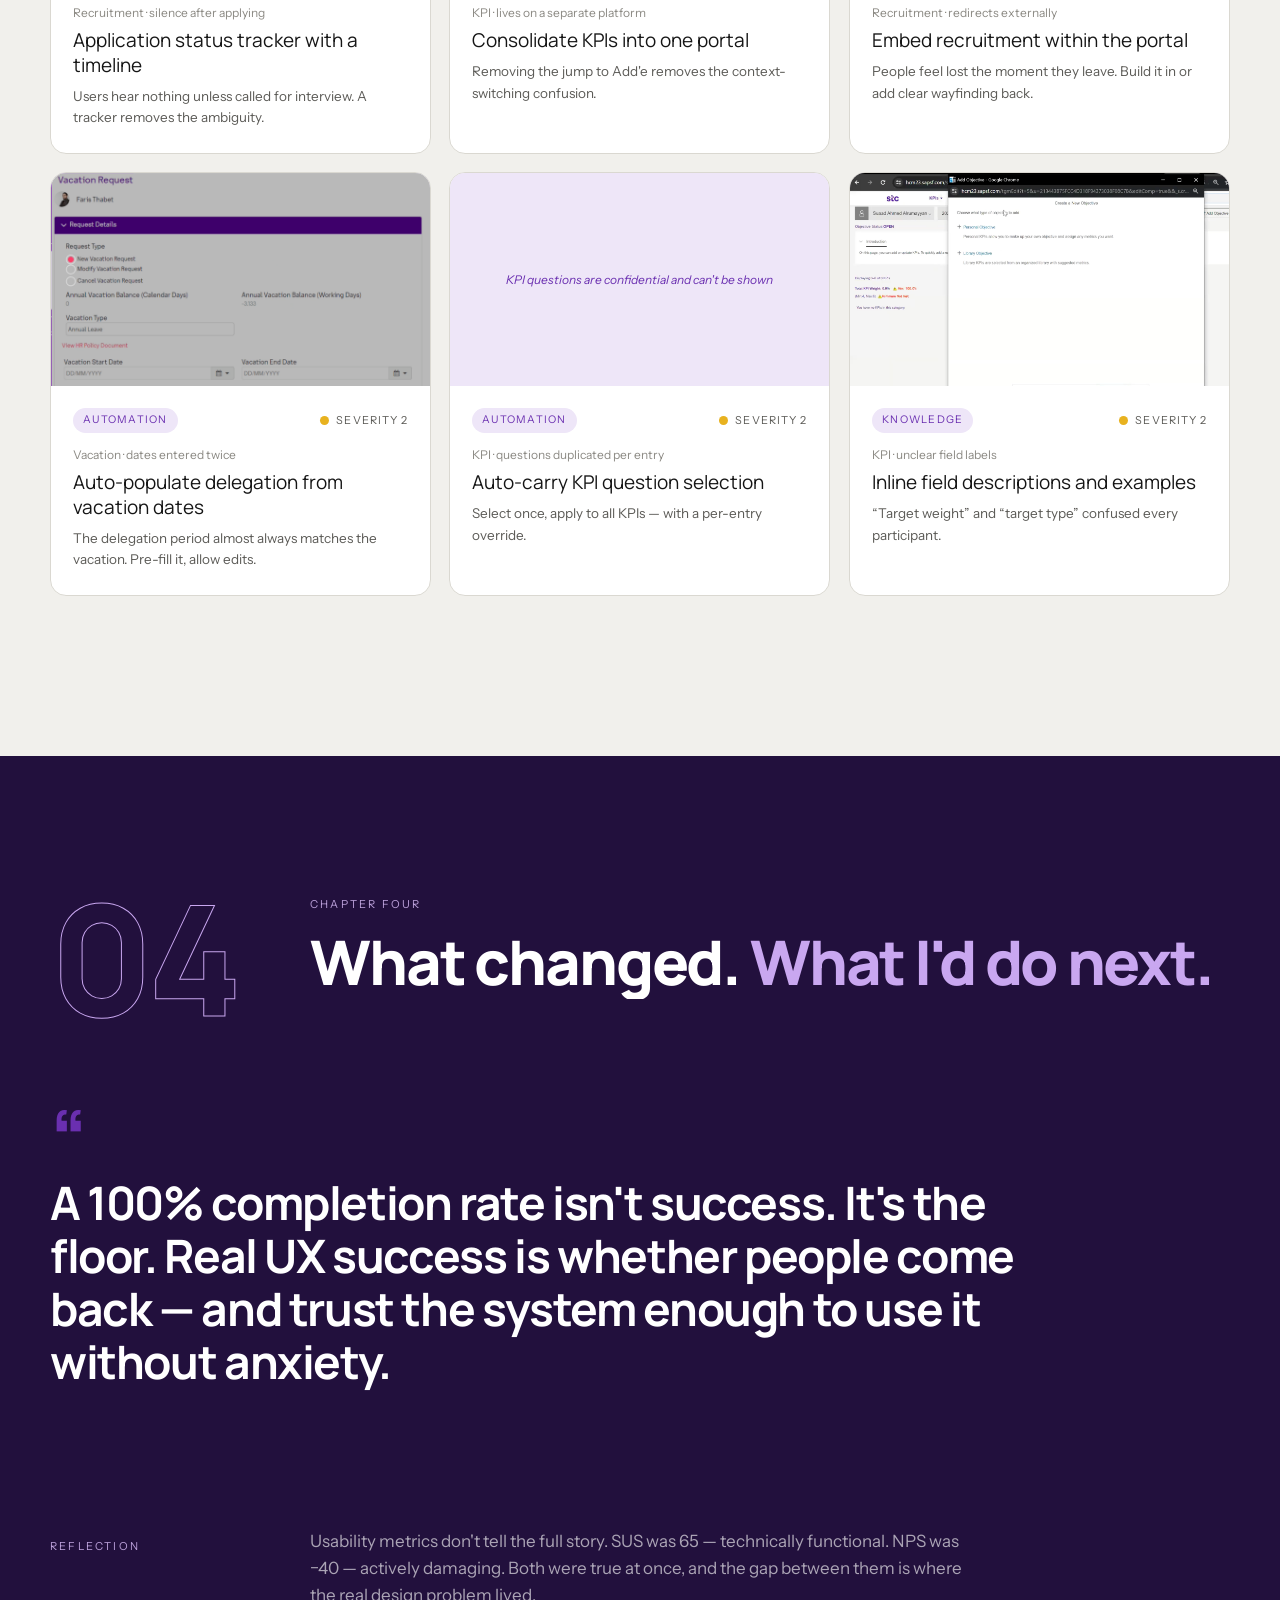
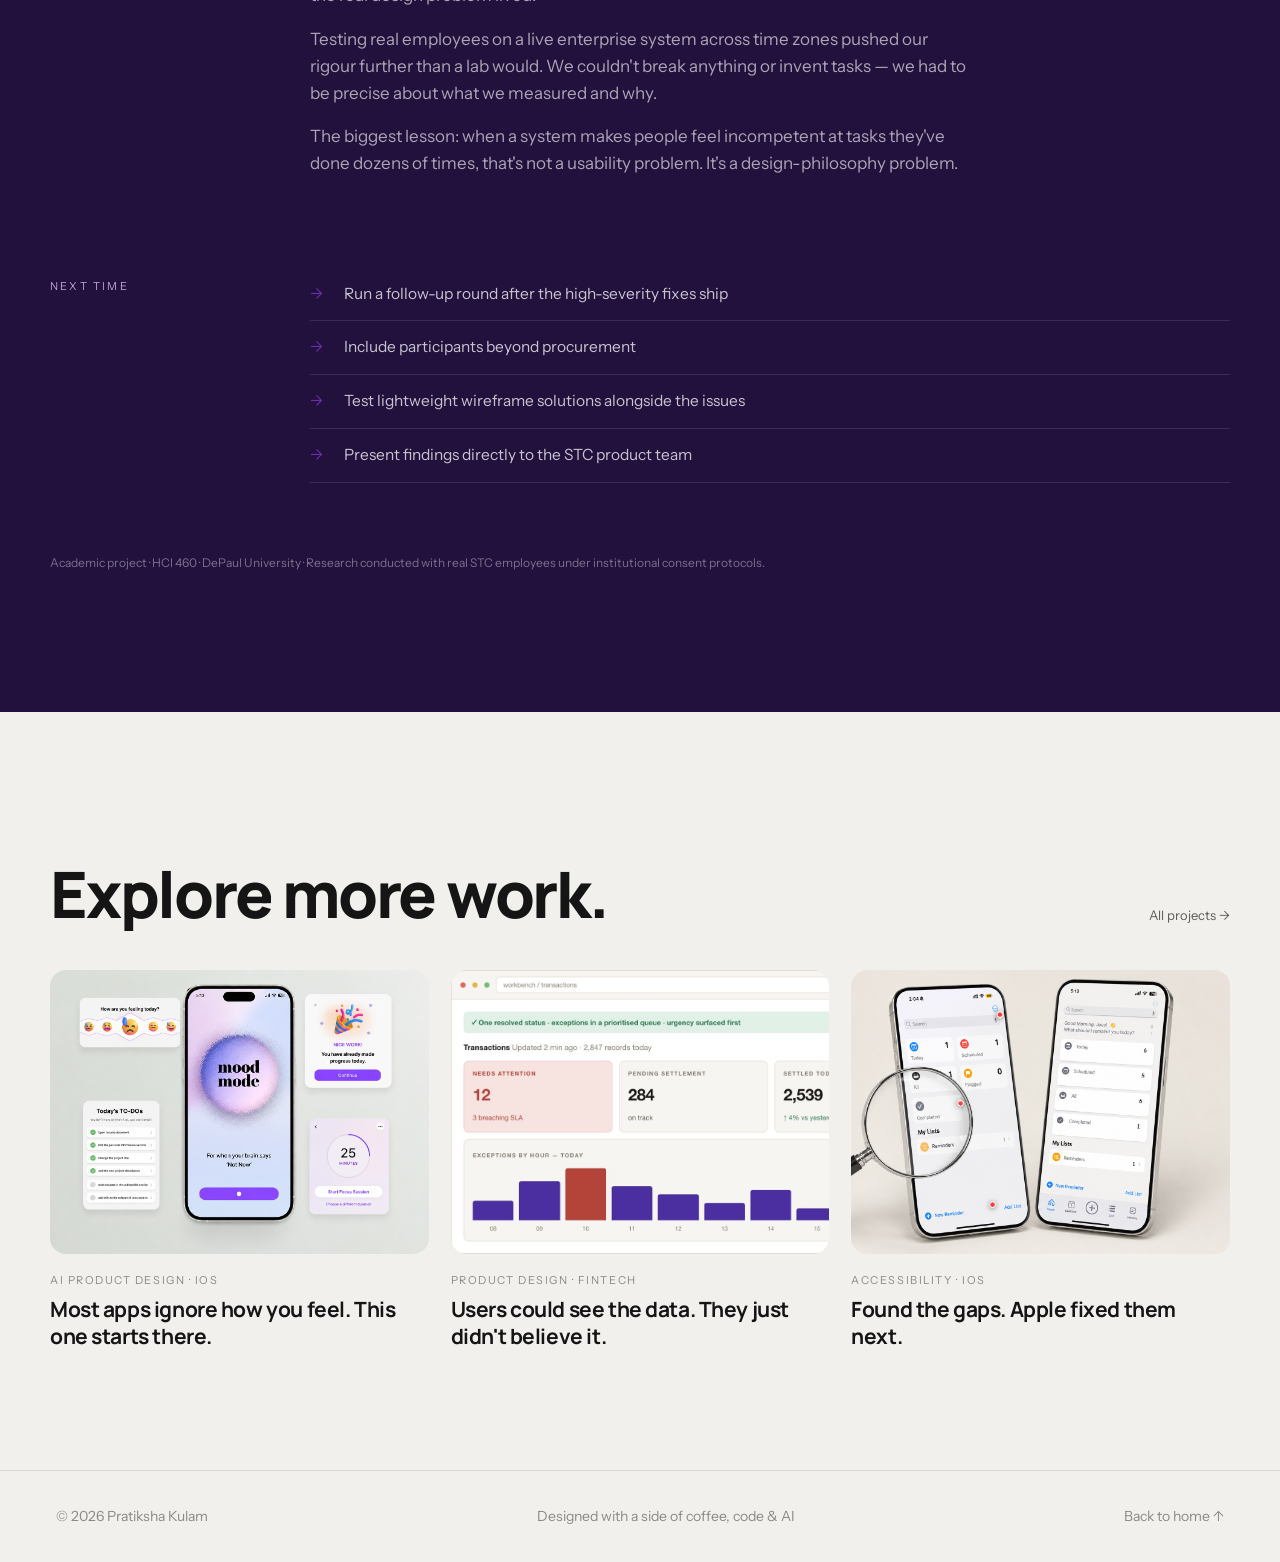
<file: case-study-stc.html>
<!DOCTYPE html>
<html lang="en">
<head>
  <meta charset="UTF-8">
  <meta name="viewport" content="width=device-width, initial-scale=1.0">
  <title>STC Hub — Case Study · Pratiksha Kulam</title>
  <meta name="description" content="Usability study of STC Hub, Saudi Telecom's internal HR portal: 100% task completion, −40 NPS, and 15+ prioritised fixes.">
  <link rel="stylesheet" href="case-study.css">
  <link rel="stylesheet" href="motion.css">
  <style>
    body { --project: #6A2FB0; --project-soft: #EEE6F8; --project-deep: #22103D; --good: #2E8B57; --bad: #C8423B; --warn: #D98A1C; }

    /* hero contradiction */
    .versus { display: grid; grid-template-columns: 1fr auto 1fr; align-items: stretch; margin-top: 72px; border-radius: 18px; overflow: hidden; background: var(--surface); border: 1px solid var(--line); }
    .vs-side { padding: 48px 48px 44px; }
    .vs-side .eyebrow { margin-bottom: 14px; }
    .vs-num { font-family: var(--serif); font-size: clamp(80px, 11vw, 168px); line-height: .85; letter-spacing: -0.05em; font-variant-numeric: tabular-nums; }
    .vs-side p.vs-cap { margin-top: 18px; font-size: 15px; color: var(--muted); max-width: 320px; }
    .vs-side p.vs-cap strong { color: var(--ink); }
    .vs-mid { display: grid; place-items: center; padding: 0 10px; background: var(--project-soft); font-family: var(--serif); font-style: italic; font-size: 28px; color: var(--project); writing-mode: vertical-rl; letter-spacing: .3em; }
    .vs-good { color: var(--good); }
    .vs-bad { color: var(--bad); }

    /* heuristics chart */
    .hbars { margin-top: 36px; }
    .hbar { display: grid; grid-template-columns: 240px 1fr 40px; gap: 16px; align-items: center; padding: 7px 0; cursor: default; }
    .hbar span { font-size: 14px; color: var(--muted); transition: color .2s; }
    .hbar .track { height: 12px; border-radius: 6px; background: var(--paper-2); overflow: hidden; }
    .hbar .fill { height: 100%; border-radius: 6px; background: var(--project); opacity: .55; transition-property: transform, opacity; }
    .hbar b { font-family: var(--serif); font-weight: normal; font-size: 20px; text-align: right; color: var(--project); }
    .hbar:hover span { color: var(--ink); }
    .hbar:hover .fill, .hbar.top .fill { opacity: 1; }
    .two-up { display: grid; grid-template-columns: 1fr 1fr; gap: 18px; margin-top: 44px; }
    .metric { background: var(--surface); border: 1px solid var(--line); border-radius: 16px; padding: 36px 34px; }
    .metric .big { font-family: var(--serif); font-size: clamp(64px, 7vw, 104px); line-height: .9; color: var(--project); letter-spacing: -0.04em; }
    .block .metric p { margin-top: 14px; font-size: 15px; color: var(--muted); }

    /* dashboard panels */
    .dash { display: grid; grid-template-columns: repeat(3, 1fr); gap: 18px; margin-top: 44px; }
    .panel { background: var(--surface); border: 1px solid var(--line); border-radius: 16px; padding: 30px 28px; display: flex; flex-direction: column; }
    .panel h4 { font-family: var(--serif); font-weight: normal; font-size: 21px; margin: 6px 0 4px; }
    .block .panel > p:not(.eyebrow) { font-size: 13.5px; color: var(--muted); }
    .panel .viz { flex: 1; display: grid; place-items: center; padding: 24px 0 8px; min-height: 210px; }
    .gauge { width: 100%; max-width: 260px; overflow: visible; }
    .gauge .arc-bg { fill: none; stroke: var(--paper-2); stroke-width: 18; stroke-linecap: round; }
    .gauge .arc { fill: none; stroke: var(--project); stroke-width: 18; stroke-linecap: round; transition: stroke-dasharray 1.6s var(--ease); }
    .gauge .thr { stroke: var(--ink); stroke-width: 2.5; }
    .gauge text { font-family: var(--sans); font-size: 10px; fill: var(--subtle); }
    .gauge .val { font-family: var(--serif); font-size: 42px; fill: var(--ink); }
    .nps { width: 100%; }
    .nps .bar { display: flex; height: 44px; border-radius: 10px; overflow: hidden; }
    .nps .bar div { transform-origin: 0 50%; transform: scaleX(0); transition: transform 1.1s var(--ease); display: grid; place-items: center; color: #fff; font-size: 13px; font-weight: 600; }
    .nps.in .bar div { transform: none; }
    .nps .legend { display: flex; justify-content: space-between; margin-top: 12px; font-size: 12px; color: var(--muted); }
    .nps .score { font-family: var(--serif); font-size: 58px; color: var(--bad); text-align: center; line-height: 1; margin-bottom: 20px; }
    .asq { width: 100%; display: flex; gap: 18px; align-items: flex-end; height: 190px; padding-top: 10px; }
    .asq .col { flex: 1; display: flex; flex-direction: column; align-items: center; height: 100%; justify-content: flex-end; gap: 8px; }
    .asq .colbar { width: 100%; max-width: 54px; border-radius: 8px 8px 3px 3px; height: calc(var(--h) * 100%); }
    .asq b { font-family: var(--serif); font-weight: normal; font-size: 22px; }
    .asq small { font-size: 11px; color: var(--subtle); text-align: center; line-height: 1.3; }

    /* timing chart */
    .timing { background: var(--surface); border: 1px solid var(--line); border-radius: 16px; padding: 36px 36px 30px; margin-top: 18px; }
    .timing-top { display: flex; justify-content: space-between; align-items: center; gap: 20px; flex-wrap: wrap; margin-bottom: 40px; }
    .timing-top h4 { font-family: var(--serif); font-weight: normal; font-size: 22px; }
    .tchart { position: relative; }
    .trow { display: grid; grid-template-columns: 70px 1fr 56px; gap: 14px; align-items: center; height: 46px; }
    .trow span { font-size: 13px; color: var(--muted); }
    .trow .lane { position: relative; height: 100%; display: flex; align-items: center; }
    .trow .tb { height: 22px; border-radius: 0 6px 6px 0; background: var(--project); width: 0; transition: width .9s var(--ease), background .4s; }
    .trow .tb.over { background: var(--bad); }
    .trow b { font-family: var(--serif); font-weight: normal; font-size: 17px; text-align: right; font-variant-numeric: tabular-nums; }
    .tline { position: absolute; top: -8px; bottom: -8px; width: 0; border-left: 2px dashed var(--ink); transition: left .9s var(--ease); pointer-events: none; }
    .tline.limit { border-left-color: var(--bad); border-left-style: dotted; }
    .tline em { position: absolute; top: -24px; left: 6px; white-space: nowrap; font-style: normal; font-size: 11px; color: var(--ink); letter-spacing: .04em; }
    .tline.limit em { color: var(--bad); }
    .block p.tnote { font-size: 12.5px; color: var(--subtle); margin-top: 22px; max-width: none; }

    /* participants + tasks */
    .people { display: grid; grid-template-columns: repeat(5, 1fr); gap: 12px; margin-top: 36px; }
    .person { background: var(--surface); border: 1px solid var(--line); border-radius: 14px; padding: 20px 18px; }
    .person .av { width: 44px; height: 44px; border-radius: 50%; background: var(--project-soft); color: var(--project); display: grid; place-items: center; font-family: var(--serif); font-size: 18px; margin-bottom: 16px; }
    .person b { display: block; font-weight: 600; font-size: 14px; line-height: 1.35; }
    .person small { font-size: 12px; color: var(--subtle); }
    .tasks { display: grid; grid-template-columns: repeat(3, 1fr); gap: 18px; margin-top: 18px; }
    .task { background: var(--project-deep); color: #fff; border-radius: 16px; padding: 30px 28px; position: relative; overflow: hidden; }
    .task .k { font-family: var(--serif); font-size: 64px; line-height: 1; color: transparent; -webkit-text-stroke: 1px rgba(255,255,255,.35); position: absolute; right: 20px; top: 14px; }
    .task h5 { font-family: var(--serif); font-weight: normal; font-size: 22px; margin: 40px 0 8px; max-width: 220px; }
    .block .task p { font-size: 13.5px; color: rgba(255,255,255,.6); }
    .task .ideal { display: flex; gap: 18px; margin-top: 22px; font-size: 12px; color: rgba(255,255,255,.55); }
    .task .ideal strong { display: block; font-family: var(--serif); font-weight: normal; font-size: 24px; color: #fff; }

    /* findings */
    .fpanel { display: grid; grid-template-columns: 1fr 1.3fr; gap: 56px; margin-top: 40px; align-items: start; }
    .fpanel[hidden] { display: none; }
    .fpanel .lead h4 { font-family: var(--serif); font-weight: normal; font-size: 34px; line-height: 1.12; margin-bottom: 14px; }
    .block .fpanel .lead p { color: var(--muted); font-size: 16px; }
    .fpanel .lead .big { font-family: var(--serif); font-size: 88px; line-height: 1; color: var(--project-soft); -webkit-text-stroke: 1px var(--project); margin-bottom: 18px; }
    .issues { list-style: none; }
    .issues li { padding: 20px 0; border-top: 1px solid var(--line); animation: issueIn .6s var(--ease) both; animation-delay: calc(var(--i) * 80ms); }
    .issues li:last-child { border-bottom: 1px solid var(--line); }
    .block .issues .iss { font-size: 15.5px; color: var(--ink); }
    .block .issues .rec { font-size: 14px; color: var(--project); margin-top: 6px; display: flex; gap: 8px; }
    .issues .rec::before { content: '→'; }
    @keyframes issueIn { from { opacity: 0; transform: translateY(14px); } }

    .sev { display: inline-flex; align-items: center; gap: 7px; font-size: 11px; letter-spacing: .1em; text-transform: uppercase; color: var(--muted); }
    .sev i { width: 9px; height: 9px; border-radius: 50%; display: inline-block; }
    .s4 { background: #B3261E; } .s3 { background: #E0731A; } .s2 { background: #E8B21F; } .s1 { background: #3E8E5A; }
    .legend-row { display: flex; gap: 22px; flex-wrap: wrap; margin-top: 18px; }

    /* recommendations */
    .rec-tools { display: flex; justify-content: space-between; align-items: center; gap: 18px; flex-wrap: wrap; margin-top: 40px; }
    .sort { font-size: 13px; color: var(--muted); display: flex; gap: 10px; align-items: center; }
    .sort button { padding: 7px 14px; border-radius: 999px; border: 1px solid var(--line); cursor: pointer; background: var(--surface); font-size: 13px; }
    .sort button[aria-pressed="true"] { border-color: var(--project); color: var(--project); }
    .recs { display: grid; grid-template-columns: repeat(3, 1fr); gap: 18px; margin-top: 26px; }
    .rcard { background: var(--surface); border: 1px solid var(--line); border-radius: 16px; overflow: hidden; display: flex; flex-direction: column; }
    .rcard.hide { display: none; }
    .rcard.enter { animation: recIn .55s var(--ease) both; }
    @keyframes recIn { from { opacity: 0; transform: translateY(18px) scale(.98); } }
    .rcard .shot { aspect-ratio: 16 / 9; background: var(--project-soft); overflow: hidden; display: grid; place-items: center; }
    .rcard .shot img { width: 100%; height: 100%; object-fit: cover; object-position: top left; transition: transform 1s var(--ease); }
    .rcard:hover .shot img { transform: scale(1.06); }
    .rcard .shot span { font-size: 12px; color: var(--project); font-style: italic; padding: 0 20px; text-align: center; }
    .rcard .body { padding: 22px 22px 24px; }
    .rcard .meta { display: flex; justify-content: space-between; align-items: center; margin-bottom: 12px; gap: 10px; }
    .rcard .cat { font-size: 10.5px; letter-spacing: .12em; text-transform: uppercase; padding: 4px 10px; border-radius: 999px; background: var(--project-soft); color: var(--project); }
    .rcard .where { font-size: 12px; color: var(--subtle); margin-bottom: 6px; }
    .rcard h5 { font-family: var(--serif); font-weight: normal; font-size: 19px; line-height: 1.3; margin-bottom: 8px; }
    .rcard p { font-size: 13.5px; color: var(--muted); line-height: 1.6; }

    .band .ticks li { color: rgba(255,255,255,.75); border-color: rgba(255,255,255,.12); }

    @media (max-width: 1000px) {
      .versus { grid-template-columns: 1fr; }
      .vs-mid { writing-mode: horizontal-tb; padding: 12px; }
      .two-up, .dash, .tasks, .fpanel { grid-template-columns: 1fr; }
      .people { grid-template-columns: 1fr 1fr; }
      .recs { grid-template-columns: 1fr 1fr; }
      .hbar { grid-template-columns: 150px 1fr 32px; }
    }
    @media (max-width: 640px) {
      .recs, .people { grid-template-columns: 1fr; }
      .vs-side { padding: 32px 24px; }
      .hbar { grid-template-columns: 1fr 32px; } .hbar .track { grid-column: 1 / -1; grid-row: 2; }
      .timing { padding: 24px 18px; }
    }
    @media (prefers-reduced-motion: reduce) {
      .issues li, .rcard.enter { animation: none; }
      .nps .bar div { transform: none; transition: none; }
      .gauge .arc, .trow .tb, .tline { transition: none; }
    }
  </style>
</head>
<body>
<a class="skip-link" href="#main">Skip to content</a>

<nav class="topnav" aria-label="Site">
  <a class="nav-logo" href="index.html" aria-label="Home">प्र</a>
  <ul class="nav-links">
    <li><a href="index.html#work">Work</a></li>
    <li><a href="index.html#think">How I think</a></li>
    <li><a href="about.html">About</a></li>
    <li><a href="index.html#contact">Contact</a></li>
    <li><a href="resume.pdf" class="nav-resume" data-magnetic>Resume</a></li>
  </ul>
</nav>

<header class="hero">
  <div class="wrap">
    <div class="hero-top" data-reveal="fade">
      <a class="back" href="index.html#work">← All work</a>
      <span class="eyebrow">2024 · DePaul HCI 460</span>
    </div>
    <p class="eyebrow c" data-reveal style="margin-bottom:22px">STC Hub · Enterprise usability study</p>
    <h1 data-split>The portal worked. Every time. <em>So why did nobody trust it?</em></h1>
    <div class="hero-lede">
      <p data-reveal style="--d:.3s">End-to-end usability testing of STC Hub, the internal HR portal at Saudi Telecom — one of the largest telecoms in the Middle East &amp; Africa. Every employee completed every task. <mark class="sweep">Most of them would warn others away.</mark></p>
      <dl class="facts" data-reveal style="--d:.45s">
        <div><dt>Role</dt><dd>UX Researcher</dd></div>
        <div><dt>Team</dt><dd>2 researchers</dd></div>
        <div><dt>Methods</dt><dd>Think-aloud · SUS · NPS · ASQ</dd></div>
        <div><dt>Timeline</dt><dd>6 weeks · 5 sessions on Zoom</dd></div>
      </dl>
    </div>

    <div class="versus" data-reveal="scale">
      <div class="vs-side">
        <p class="eyebrow">Task completion rate</p>
        <div class="vs-num vs-good" data-count="100" data-suffix="%" data-duration="1800">100%</div>
        <p class="vs-cap"><strong>Every task completed.</strong> Zero failures across 5 users and 3 tasks on a live portal.</p>
      </div>
      <div class="vs-mid" aria-hidden="true">but</div>
      <div class="vs-side">
        <p class="eyebrow">Net Promoter Score</p>
        <div class="vs-num vs-bad" data-count="-40" data-duration="2200">−40</div>
        <p class="vs-cap"><strong>60% would actively warn others away.</strong> 20% passives · 20% promoters · 60% detractors.</p>
      </div>
    </div>

    <section class="tldr" aria-label="Summary">
      <div data-reveal><h2>Context</h2><p>An HR portal used by <strong>every employee, every day</strong> — vacation, KPIs, internal recruitment.</p></div>
      <div data-reveal style="--d:.1s"><h2>Approach</h2><p>Heuristic evaluation + cognitive walkthrough, then <strong>5 think-aloud sessions</strong> with real employees.</p></div>
      <div data-reveal style="--d:.2s"><h2>Insight</h2><p>The system worked; the experience didn't. <strong>Completion hid the cost.</strong></p></div>
      <div data-reveal style="--d:.3s"><h2>Output</h2><p><strong>15+ prioritised recommendations</strong> across four root-cause categories.</p></div>
    </section>
  </div>
</header>

<nav class="chapter-nav" aria-label="Chapters">
  <ol>
    <li><a href="#problem"><span>01</span>The problem</a></li>
    <li><a href="#thinking"><span>02</span>The research</a></li>
    <li><a href="#findings"><span>03</span>Findings</a></li>
    <li><a href="#outcome"><span>04</span>What changed</a></li>
  </ol>
</nav>

<main id="main">

  <!-- ═════════ 01 ═════════ -->
  <section class="chapter" id="problem">
    <div class="wrap">
      <div class="chapter-head">
        <div class="chapter-num" data-reveal="fade" aria-hidden="true">01</div>
        <div>
          <p class="eyebrow c">Chapter one</p>
          <h2 class="chapter-title" data-split>Built by departments, <em>not designers.</em></h2>
        </div>
      </div>

      <div class="block block-head">
        <p class="eyebrow">The context</p>
        <div data-reveal>
          <h3>A portal everyone uses, designed for no one in particular.</h3>
          <p>Every service in STC Hub was built for internal operations — not for the employee using it. Vacation requests, KPI submissions and internal recruitment are <strong>high-stakes tasks with no room for confusion</strong>, yet each one followed its department's logic instead of the user's.</p>
        </div>
      </div>

      <figure class="fig" data-reveal="clip" style="margin-bottom:120px">
        <div class="frame"><img src="assets/stc/stc_dashboard.png" alt="STC Hub portal homepage with greeting, news carousel and app shortcuts." loading="lazy"></div>
        <figcaption>STC Hub home — the starting point for every task we tested.</figcaption>
      </figure>

      <div class="block block-head">
        <p class="eyebrow">Before testing</p>
        <div>
          <h3 data-reveal>We already knew something was wrong.</h3>
          <p data-reveal>Two expert evaluations ran before a single user sat down. Both pointed at the same gap.</p>
          <div class="two-up">
            <div class="metric" data-reveal><div class="big" data-count="56">56</div><p>Heuristic violations across all 10 of Nielsen's principles — most severely in Aesthetic &amp; Minimalist Design.</p></div>
            <div class="metric" data-reveal style="--d:.1s"><div class="big" data-count="25.6" data-decimals="1" data-suffix="%">25.6%</div><p>Predicted failure rate from a cognitive walkthrough (Lewis &amp; Rieman's 4 questions) — 1 in 4 steps expected to fail.</p></div>
          </div>
        </div>
      </div>

      <div class="block block-head">
        <p class="eyebrow">Violation breakdown</p>
        <div>
          <h3 data-reveal>Where the 56 violations clustered.</h3>
          <div class="hbars" id="hbars" role="list" aria-label="Heuristic violations by principle"></div>
          <figure class="fig" data-reveal="clip">
            <div class="frame"><img src="assets/stc/heuristic-eval.jpg" alt="Preliminary research slide: heuristic evaluation table with violation counts per principle, and cognitive walkthrough questions with identified tasks and a 25.64% failure rate." loading="lazy"></div>
            <figcaption>Our preliminary research summary, used to choose the three tasks to test.</figcaption>
          </figure>
        </div>
      </div>
    </div>
  </section>

  <!-- core finding band -->
  <section class="band" aria-labelledby="core">
    <div class="wrap">
      <p class="eyebrow" style="margin-bottom:22px">The core finding</p>
      <h2 class="chapter-title" id="core" data-split style="max-width:980px">The system worked. The experience didn't. <em style="color:#C9A7F0">Those are not the same thing.</em></h2>
      <div class="stats" style="--cols:4;margin-top:72px">
        <div class="stat"><p class="stat-val" data-count="100" data-suffix="%" style="color:#9BE3B5">100%</p><p class="stat-lbl">Task completion across all 5 participants and 3 tasks</p></div>
        <div class="stat"><p class="stat-val" data-count="-40" style="color:#FFA19A">−40</p><p class="stat-lbl">Net Promoter Score — 60% detractors</p></div>
        <div class="stat"><p class="stat-val" data-count="65" style="color:#FFD68A">65</p><p class="stat-lbl">SUS — just below the 68 “acceptable” threshold</p></div>
        <div class="stat"><p class="stat-val" data-count="5" data-decimals="1" style="color:#FFA19A">5.0</p><p class="stat-lbl">Average ASQ on Task 2 (1 = satisfied, 7 = not)</p></div>
      </div>
      <blockquote class="pull" data-reveal style="margin:110px 0 0">Users could technically do their jobs — but every interaction cost them time, trust, and confidence.</blockquote>
    </div>
  </section>

  <!-- ═════════ 02 ═════════ -->
  <section class="chapter" id="thinking">
    <div class="wrap">
      <div class="chapter-head">
        <div class="chapter-num" data-reveal="fade" aria-hidden="true">02</div>
        <div>
          <p class="eyebrow c">Chapter two</p>
          <h2 class="chapter-title" data-split>5 employees. 3 tasks. <em>One think-aloud protocol.</em></h2>
        </div>
      </div>

      <div class="block block-head">
        <p class="eyebrow">Research setup</p>
        <div>
          <h3 data-reveal>From expert review to real people, in five steps.</h3>
          <div class="timeline" style="--n:5">
            <div data-reveal><div class="dot"></div><span class="k">01</span><h5>Heuristic evaluation</h5><p>56 violations across all 10 Nielsen principles.</p></div>
            <div data-reveal style="--d:.1s"><div class="dot"></div><span class="k">02</span><h5>Cognitive walkthrough</h5><p>Lewis &amp; Rieman's 4 questions per task. 25.6% failure rate.</p></div>
            <div data-reveal style="--d:.2s"><div class="dot"></div><span class="k">03</span><h5>Recruitment</h5><p>Highest-volume HR service users, found via usage data.</p></div>
            <div data-reveal style="--d:.3s"><div class="dot"></div><span class="k">04</span><h5>Think-aloud</h5><p>5 × 1-hour Zoom sessions on the live portal.</p></div>
            <div data-reveal style="--d:.4s"><div class="dot"></div><span class="k">05</span><h5>ASQ · SUS · NPS</h5><p>ASQ after each task; SUS and NPS at the end.</p></div>
          </div>
        </div>
      </div>

      <div class="block block-head">
        <p class="eyebrow">Participants</p>
        <div>
          <h3 data-reveal>Active employees from procurement — the heaviest users of these services.</h3>
          <div class="people">
            <div class="person" data-reveal data-tilt="8"><div class="av">01</div><b>Procurement Expert</b><small>Age 41 · Male</small></div>
            <div class="person" data-reveal style="--d:.06s" data-tilt="8"><div class="av">02</div><b>Vendor Management</b><small>Age 30 · Male</small></div>
            <div class="person" data-reveal style="--d:.12s" data-tilt="8"><div class="av">03</div><b>Procurement Support</b><small>Age 35 · Female</small></div>
            <div class="person" data-reveal style="--d:.18s" data-tilt="8"><div class="av">04</div><b>Lead Procurement Analyst</b><small>Age 25 · Female</small></div>
            <div class="person" data-reveal style="--d:.24s" data-tilt="8"><div class="av">05</div><b>Vendor Support</b><small>Age 34 · Male</small></div>
          </div>
          <div class="tasks">
            <div class="task" data-reveal><span class="k">1</span><h5>Submit a vacation request</h5><p>Request annual leave while delegating a colleague to cover.</p><div class="ideal"><div><strong>1 min</strong>ideal time</div><div><strong>19</strong>clicks</div></div></div>
            <div class="task" data-reveal style="--d:.1s"><span class="k">2</span><h5>Add KPIs for the year</h5><p>Find the KPI portal and add annual objectives as a new employee.</p><div class="ideal"><div><strong>4 min</strong>ideal time</div><div><strong>23</strong>clicks</div></div></div>
            <div class="task" data-reveal style="--d:.2s"><span class="k">3</span><h5>Apply internally</h5><p>Find and apply for a managerial role in another department.</p><div class="ideal"><div><strong>3 min</strong>ideal time</div><div><strong>35</strong>clicks</div></div></div>
          </div>
        </div>
      </div>

      <div class="block block-head">
        <p class="eyebrow">What the data said</p>
        <div>
          <h3 data-reveal>Three instruments. One signal: tolerable when familiar, frustrating everywhere else.</h3>
          <div class="dash">
            <div class="panel" data-reveal>
              <p class="eyebrow c">System Usability Scale</p>
              <h4>Above average — barely</h4>
              <p>The industry “acceptable” line is 68. STC Hub sits just under it.</p>
              <div class="viz">
                <svg class="gauge" id="gauge" viewBox="0 0 240 150" data-inview role="img" aria-label="SUS score 65 out of 100, below the 68 threshold">
                  <path class="arc-bg" d="M20 130 A100 100 0 0 1 220 130"/>
                  <path class="arc" id="gaugeArc" d="M20 130 A100 100 0 0 1 220 130"/>
                  <line class="thr" id="thr" x1="0" y1="0" x2="0" y2="0"/>
                  <text id="thrLbl">68</text>
                  <text x="14" y="148">0</text><text x="212" y="148">100</text>
                  <text class="val" x="120" y="122" text-anchor="middle" data-count="65">65</text>
                </svg>
              </div>
            </div>
            <div class="panel" data-reveal style="--d:.1s">
              <p class="eyebrow c">Net Promoter Score</p>
              <h4>Critical dissatisfaction</h4>
              <p>Systemic trust erosion, not isolated friction.</p>
              <div class="viz">
                <div class="nps" data-inview role="img" aria-label="NPS minus 40: 60% detractors, 20% passives, 20% promoters">
                  <div class="score" data-count="-40">−40</div>
                  <div class="bar">
                    <div style="flex:60;background:var(--bad)">60%</div>
                    <div style="flex:20;background:#B9AFA2;transition-delay:.15s">20%</div>
                    <div style="flex:20;background:var(--good);transition-delay:.3s">20%</div>
                  </div>
                  <div class="legend"><span>Detractors</span><span>Passives</span><span>Promoters</span></div>
                </div>
              </div>
            </div>
            <div class="panel" data-reveal style="--d:.2s">
              <p class="eyebrow c">After-Scenario Questionnaire</p>
              <h4>KPIs were the worst task</h4>
              <p>1 = satisfied · 7 = not satisfied.</p>
              <div class="viz" style="display:block">
                <div class="asq" role="img" aria-label="ASQ by task: vacation 2.1, KPI 5.0, recruitment 4.2">
                  <div class="col"><b>2.1</b><div class="colbar m-bar-y" style="--h:.3;background:var(--good)"></div><small>Vacation</small></div>
                  <div class="col"><b>5.0</b><div class="colbar m-bar-y" style="--h:.714;background:var(--bad);--d:.15s"></div><small>KPIs</small></div>
                  <div class="col"><b>4.2</b><div class="colbar m-bar-y" style="--h:.6;background:var(--warn);--d:.3s"></div><small>Recruitment</small></div>
                </div>
              </div>
            </div>
          </div>

          <div class="timing" data-reveal>
            <div class="timing-top">
              <h4>Completion time vs ideal</h4>
              <div class="tabs" data-tabs="time" role="tablist" aria-label="Choose task">
                <button role="tab" data-key="0" aria-selected="false" data-cursor="Task 1">Vacation</button>
                <button role="tab" data-key="1" aria-selected="true" data-cursor="Task 2">KPIs</button>
                <button role="tab" data-key="2" aria-selected="false" data-cursor="Task 3">Recruitment</button>
              </div>
            </div>
            <div class="tchart" id="tchart" aria-live="polite"></div>
            <p class="tnote">Think-aloud adds talking time, so anything over <strong>ideal + 1:50</strong> was flagged as an efficiency failure (red). 40% of users also left the optimal path on Tasks 2 &amp; 3.</p>
          </div>
        </div>
      </div>
    </div>
  </section>

  <!-- ═════════ 03 ═════════ -->
  <section class="chapter" id="findings" style="padding-top:60px">
    <div class="wrap">
      <div class="chapter-head">
        <div class="chapter-num" data-reveal="fade" aria-hidden="true">03</div>
        <div>
          <p class="eyebrow c">Chapter three</p>
          <h2 class="chapter-title" data-split>Four categories of failure. <em>One root cause.</em></h2>
        </div>
      </div>

      <div class="block block-head">
        <p class="eyebrow">What we found</p>
        <div>
          <p data-reveal>Every problem across the five sessions fell into one of four categories — all symptoms of services built by departments for departments. We rated each issue on Nielsen's 0–4 severity scale.</p>
          <div class="legend-row" data-reveal>
            <span class="sev"><i class="s4"></i>4 · Catastrophe</span><span class="sev"><i class="s3"></i>3 · Major</span><span class="sev"><i class="s2"></i>2 · Minor</span><span class="sev"><i class="s1"></i>1 · Cosmetic</span>
          </div>
          <div style="margin-top:44px" data-reveal>
            <div class="tabs" data-tabs="cat" role="tablist" aria-label="Finding categories">
              <button role="tab" data-key="workflow" aria-selected="true">Workflow</button>
              <button role="tab" data-key="nav" aria-selected="false">Navigation</button>
              <button role="tab" data-key="auto" aria-selected="false">Automation</button>
              <button role="tab" data-key="know" aria-selected="false">Knowledge</button>
            </div>
          </div>
          <div class="fpanel" data-panel="cat:workflow">
            <div class="lead"><div class="big">01</div><h4>Workflow opacity</h4><p>No visibility into what happens after submission — no approval chain, no SLA, no next steps.</p></div>
            <ul class="issues">
              <li style="--i:0"><p class="iss">Vacation requests show no workflow — users don't know if their manager will be notified.</p><p class="rec">Expandable workflow preview before submission</p></li>
              <li style="--i:1"><p class="iss">The delegated colleague can't approve or reject — they're only notified after the fact.</p><p class="rec">Approve/reject step before the request reaches management</p></li>
              <li style="--i:2"><p class="iss">The KPI workflow changes every year, with no visible current-year flow.</p><p class="rec">Auto-updated flow display synced to HR changes</p></li>
              <li style="--i:3"><p class="iss">Recruitment confidentiality policy is never communicated — causing anxiety and deterring use.</p><p class="rec">Surface the HR policy directly in the service</p></li>
            </ul>
          </div>
          <div class="fpanel" data-panel="cat:nav" hidden>
            <div class="lead"><div class="big">02</div><h4>Navigation &amp; discoverability</h4><p>40% of users left the happy path on Tasks 2 &amp; 3. Services were buried or split across platforms.</p></div>
            <ul class="issues">
              <li style="--i:0"><p class="iss">KPI submission lives on a separate platform (Add'e) — users lose context immediately.</p><p class="rec">Consolidate into a single portal interface</p></li>
              <li style="--i:1"><p class="iss">Internal recruitment redirects to an external site — users feel lost.</p><p class="rec">Embed it, or create clear wayfinding back</p></li>
              <li style="--i:2"><p class="iss">Users took up to 35 seconds to find the KPI service vs a 25-second ideal.</p><p class="rec">Search and shortcuts on the main dashboard</p></li>
            </ul>
          </div>
          <div class="fpanel" data-panel="cat:auto" hidden>
            <div class="lead"><div class="big">03</div><h4>Automation &amp; integration gaps</h4><p>The system kept asking for information it already had.</p></div>
            <ul class="issues">
              <li style="--i:0"><p class="iss">After picking vacation dates, users re-enter the same dates for delegation.</p><p class="rec">Auto-populate delegation dates from the vacation</p></li>
              <li style="--i:1"><p class="iss">KPI question sets must be re-selected for every KPI, even when identical.</p><p class="rec">Carry questions forward, with an override</p></li>
              <li style="--i:2"><p class="iss">Uploading a CV populates nothing — users re-type everything.</p><p class="rec">Parse the CV and pull known data from the HR database</p></li>
            </ul>
          </div>
          <div class="fpanel" data-panel="cat:know" hidden>
            <div class="lead"><div class="big">04</div><h4>User knowledge gaps</h4><p>Users knew what to do. They didn't know how the system expected them to do it.</p></div>
            <ul class="issues">
              <li style="--i:0"><p class="iss">Tasks 2 and 3 needed researcher help — there's no in-service guidance anywhere.</p><p class="rec">Contextual service manuals inside each workflow</p></li>
              <li style="--i:1"><p class="iss">KPI fields like “target weight” and “target type” confused every participant.</p><p class="rec">Inline field descriptions with examples</p></li>
              <li style="--i:2"><p class="iss">After applying internally, users hear nothing unless called for interview.</p><p class="rec">Application status tracker with a visible timeline</p></li>
            </ul>
          </div>
        </div>
      </div>

      <div class="block">
        <div class="block-head">
          <p class="eyebrow">Recommendations</p>
          <div>
            <h3 data-reveal><span data-count="15" data-suffix="+">15+</span> prioritised recommendations. Filter them.</h3>
            <p data-reveal>Every recommendation maps to a finding and is rated by severity — scoped, justified and ordered by impact. The twelve with the clearest evidence are below.</p>
          </div>
        </div>
        <div class="rec-tools">
          <div class="chips" id="recFilter" role="group" aria-label="Filter by category"></div>
          <div class="sort">Sort <button type="button" id="sortSev" aria-pressed="true">Severity</button><button type="button" id="sortCat" aria-pressed="false">Category</button></div>
        </div>
        <div class="recs" id="recs"></div>
      </div>
    </div>
  </section>

  <!-- ═════════ 04 ═════════ -->
  <section class="band" id="outcome">
    <div class="wrap">
      <div class="chapter-head">
        <div class="chapter-num" data-reveal="fade" aria-hidden="true" style="-webkit-text-stroke-color:#C9A7F0">04</div>
        <div>
          <p class="eyebrow">Chapter four</p>
          <h2 class="chapter-title" data-split>What changed. <em style="color:#C9A7F0">What I'd do next.</em></h2>
        </div>
      </div>

      <blockquote class="pull" data-reveal>A 100% completion rate isn't success. It's the floor. Real UX success is whether people come back — and trust the system enough to use it without anxiety.</blockquote>

      <div class="block block-head" style="margin-bottom:90px">
        <p class="eyebrow">Reflection</p>
        <div data-reveal>
          <p>Usability metrics don't tell the full story. SUS was 65 — technically functional. NPS was −40 — actively damaging. Both were true at once, and the gap between them is where the real design problem lived.</p>
          <p>Testing real employees on a live enterprise system across time zones pushed our rigour further than a lab would. We couldn't break anything or invent tasks — we had to be precise about what we measured and why.</p>
          <p>The biggest lesson: when a system makes people feel incompetent at tasks they've done dozens of times, that's not a usability problem. It's a design-philosophy problem.</p>
        </div>
      </div>

      <div class="block block-head" style="margin-bottom:0">
        <p class="eyebrow">Next time</p>
        <ul class="ticks" data-reveal style="margin-top:0">
          <li>Run a follow-up round after the high-severity fixes ship</li>
          <li>Include participants beyond procurement</li>
          <li>Test lightweight wireframe solutions alongside the issues</li>
          <li>Present findings directly to the STC product team</li>
        </ul>
      </div>
      <p class="disclaimer" style="color:rgba(255,255,255,.4);margin-top:70px">Academic project · HCI 460 · DePaul University · Research conducted with real STC employees under institutional consent protocols.</p>
    </div>
  </section>

  <section class="more" aria-labelledby="more-title">
    <div class="wrap">
      <div class="more-head">
        <h2 id="more-title" data-split>Explore more work.</h2>
        <a class="back" href="index.html#work" data-magnetic>All projects →</a>
      </div>
      <div class="more-grid">
        <a class="more-card" href="case-study-moodmode.html" data-reveal data-cursor="View">
          <div class="more-img"><img src="moodmode_project2.png" alt="" loading="lazy"></div>
          <p class="more-tag">AI Product Design · iOS</p>
          <p class="more-title">Most apps ignore how you feel. This one starts there.</p>
        </a>
        <a class="more-card" href="case-study-wealth.html" data-reveal style="--d:.1s" data-cursor="View">
          <div class="more-img"><img src="assets/wealth/cover.jpg" alt="" loading="lazy" style="object-position:left top"></div>
          <p class="more-tag">Product Design · Fintech</p>
          <p class="more-title">Users could see the data. They just didn't believe it.</p>
        </a>
        <a class="more-card" href="case-study-apple.html" data-reveal style="--d:.2s" data-cursor="View">
          <div class="more-img"><img src="apple-project.png" alt="" loading="lazy"></div>
          <p class="more-tag">Accessibility · iOS</p>
          <p class="more-title">Found the gaps. Apple fixed them next.</p>
        </a>
      </div>
    </div>
  </section>
</main>

<footer class="cs-footer">
  <span>© 2026 Pratiksha Kulam</span>
  <span>Designed with a side of coffee, code &amp; AI</span>
  <a href="index.html">Back to home ↑</a>
</footer>

<script>
/* build data-driven parts first, so motion.js observes them */
(() => {
  const H = [['Aesthetic & Minimalist Design', 17], ['Error Prevention', 8], ['Visibility of System Status', 5], ['Recognition rather than Recall', 5], ['User Control & Freedom', 4], ['Help & Documentation', 4], ['Flexibility & Efficiency', 3], ['Match: System & Real World', 2], ['Consistency & Standards', 2], ['Help Users Recover from Errors', 1]];
  document.getElementById('hbars').innerHTML = H.map(([n, v], i) =>
    `<div class="hbar${i === 0 ? ' top' : ''}" role="listitem"><span>${n}</span><div class="track"><div class="fill m-bar" style="--v:${(v / 17).toFixed(3)};--d:${(i * 0.06).toFixed(2)}s"></div></div><b>${v}</b></div>`).join('');

  const R = [
    ['workflow', 3, 'Vacation · no workflow visibility', 'Add a workflow preview before submission', 'Let users see the approval chain before they commit.', 'stc_vacation.png'],
    ['workflow', 4, 'Vacation · delegate has no agency', 'Give the delegated colleague approve/reject', 'They need agency before the request reaches management, not a notice after.', 'stc_vacation_delegation.png'],
    ['workflow', 3, 'KPI · flow changes yearly, unseen', 'Auto-updated KPI workflow display', "Reflect HR's current-year flow automatically.", 'stc_kpi.png'],
    ['workflow', 4, 'Recruitment · confidentiality unclear', 'Surface HR policy directly in-service', 'Confidentiality is policy but never told to users — causing anxiety and fewer applications.', 'stc_recruitment.png'],
    ['nav', 2, 'KPI · lives on a separate platform', 'Consolidate KPIs into one portal', "Removing the jump to Add'e removes the context-switching confusion.", 'stc_kpi.png'],
    ['nav', 2, 'Recruitment · redirects externally', 'Embed recruitment within the portal', 'People feel lost the moment they leave. Build it in or add clear wayfinding back.', 'stc_recruitment.png'],
    ['auto', 2, 'Vacation · dates entered twice', 'Auto-populate delegation from vacation dates', 'The delegation period almost always matches the vacation. Pre-fill it, allow edits.', 'stc_vacation.png'],
    ['auto', 2, 'KPI · questions duplicated per entry', 'Auto-carry KPI question selection', 'Select once, apply to all KPIs — with a per-entry override.', null, "KPI questions are confidential and can't be shown"],
    ['auto', 3, 'Recruitment · CV upload fills nothing', 'Parse the CV and pull from the HR system', "Profile data already exists. Don't make people retype it.", 'stc_recruitment.png'],
    ['know', 3, 'All tasks · no in-service guidance', 'Build a service manual for each workflow', 'Users needed researcher help on Tasks 2 and 3. Contextual guidance prevents that.', null, 'In-service contextual guidance'],
    ['know', 2, 'KPI · unclear field labels', 'Inline field descriptions and examples', '“Target weight” and “target type” confused every participant.', 'stc_kpi.png'],
    ['know', 3, 'Recruitment · silence after applying', 'Application status tracker with a timeline', 'Users hear nothing unless called for interview. A tracker removes the ambiguity.', 'stc_recruitment.png']
  ];
  const CAT = { workflow: 'Workflow', nav: 'Navigation', auto: 'Automation', know: 'Knowledge' };
  const recs = document.getElementById('recs');
  recs.innerHTML = R.map(([c, s, where, t, d, img, ph], i) => `
    <article class="rcard" data-cat="${c}" data-sev="${s}" data-i="${i}">
      <div class="shot">${img ? `<img src="assets/stc/${img}" alt="" loading="lazy">` : `<span>${ph}</span>`}</div>
      <div class="body">
        <div class="meta"><span class="cat">${CAT[c]}</span><span class="sev"><i class="s${s}"></i>Severity ${s}${s === 4 ? ' · critical' : ''}</span></div>
        <p class="where">${where}</p><h5>${t}</h5><p>${d}</p>
      </div>
    </article>`).join('');

  const filter = document.getElementById('recFilter');
  const counts = R.reduce((a, r) => (a[r[0]] = (a[r[0]] || 0) + 1, a), {});
  filter.innerHTML = [['all', 'All', R.length], ...Object.entries(CAT).map(([k, v]) => [k, v, counts[k]])]
    .map(([k, v, n]) => `<button type="button" class="chip" data-f="${k}" aria-pressed="${k === 'all'}" data-cursor="Filter">${v}<span class="ct">${n}</span></button>`).join('');
  let cur = 'all', sort = 'sev';
  const apply = () => {
    const order = Object.keys(CAT);
    const cards = [...recs.children].sort((a, b) => sort === 'sev'
      ? (b.dataset.sev - a.dataset.sev) || (a.dataset.i - b.dataset.i)
      : (order.indexOf(a.dataset.cat) - order.indexOf(b.dataset.cat)) || (a.dataset.i - b.dataset.i));
    let k = 0;
    cards.forEach((c) => {
      recs.appendChild(c);
      const show = cur === 'all' || c.dataset.cat === cur;
      c.classList.toggle('hide', !show);
      c.classList.remove('enter');
      if (show) { void c.offsetWidth; c.style.animationDelay = (k++ * 45) + 'ms'; c.classList.add('enter'); }
    });
  };
  filter.addEventListener('click', (e) => {
    const b = e.target.closest('.chip'); if (!b) return;
    cur = b.dataset.f; filter.querySelectorAll('.chip').forEach((x) => x.setAttribute('aria-pressed', x === b)); apply();
  });
  const sSev = document.getElementById('sortSev'), sCat = document.getElementById('sortCat');
  sSev.onclick = () => { sort = 'sev'; sSev.setAttribute('aria-pressed', true); sCat.setAttribute('aria-pressed', false); apply(); };
  sCat.onclick = () => { sort = 'cat'; sCat.setAttribute('aria-pressed', true); sSev.setAttribute('aria-pressed', false); apply(); };
  apply();
})();
</script>
<script src="motion.js"></script>
<script src="case-study.js"></script>
<script>
(() => {
  const reduce = matchMedia('(prefers-reduced-motion: reduce)').matches;

  /* SUS gauge: arc fill + 68 threshold tick */
  const arc = document.getElementById('gaugeArc'), L = arc.getTotalLength();
  const pt = (v, r) => { const a = Math.PI * (1 - v / 100); return [120 + r * Math.cos(a), 130 - r * Math.sin(a)]; };
  const [x1, y1] = pt(68, 84), [x2, y2] = pt(68, 116), [lx, ly] = pt(68, 128);
  const thr = document.getElementById('thr');
  thr.setAttribute('x1', x1); thr.setAttribute('y1', y1); thr.setAttribute('x2', x2); thr.setAttribute('y2', y2);
  const tl = document.getElementById('thrLbl'); tl.setAttribute('x', lx - 2); tl.setAttribute('y', ly - 2);
  const fillGauge = () => { arc.style.strokeDasharray = `${(L * 0.65).toFixed(1)} ${L}`; };
  arc.style.strokeDasharray = reduce ? `${(L * 0.65).toFixed(1)} ${L}` : `0 ${L}`;
  const g = document.getElementById('gauge');
  if (g.classList.contains('in')) fillGauge(); else g.addEventListener('m:in', fillGauge, { once: true });

  /* completion time chart (seconds) */
  const T = [
    { ideal: 60, times: [135, 154, 104, 190, 149] },
    { ideal: 240, times: [330, 357, 290, 372, 382] },
    { ideal: 180, times: [252, 249, 228, 293, 200] }
  ];
  const MAX = 420, mm = (s) => `${Math.floor(s / 60)}:${String(s % 60).padStart(2, '0')}`;
  const chart = document.getElementById('tchart');
  chart.innerHTML = [1, 2, 3, 4, 5].map((u) => `<div class="trow"><span>User ${u}</span><div class="lane"><div class="tb"></div></div><b>–</b></div>`).join('')
    + '<div class="tline" id="tIdeal"><em></em></div><div class="tline limit" id="tLimit"><em></em></div>';
  const rows = [...chart.querySelectorAll('.trow')];
  const ideal = document.getElementById('tIdeal'), limit = document.getElementById('tLimit');
  const place = (el, s, label) => {
    const lane = rows[0].querySelector('.lane');
    el.style.left = (lane.offsetLeft + lane.offsetWidth * s / MAX) + 'px';
    el.firstChild.textContent = label;
  };
  let current = 1, started = false;
  const draw = () => {
    const t = T[current];
    rows.forEach((r, i) => {
      const s = t.times[i], bar = r.querySelector('.tb');
      bar.style.width = (s / MAX * 100) + '%';
      bar.classList.toggle('over', s > t.ideal + 110);
      r.querySelector('b').textContent = mm(s);
    });
    place(ideal, t.ideal, `Ideal ${mm(t.ideal)}`);
    place(limit, t.ideal + 110, `Limit ${mm(t.ideal + 110)}`);
  };
  document.querySelector('[data-tabs="time"]').addEventListener('tabchange', (e) => { current = +e.detail; if (started) draw(); });
  const box = chart.closest('.timing');
  const start = () => { started = true; draw(); };
  if (box.classList.contains('in')) start(); else box.addEventListener('m:in', start, { once: true });
  addEventListener('resize', () => started && draw());
})();
</script>
</body>
</html>
</file>
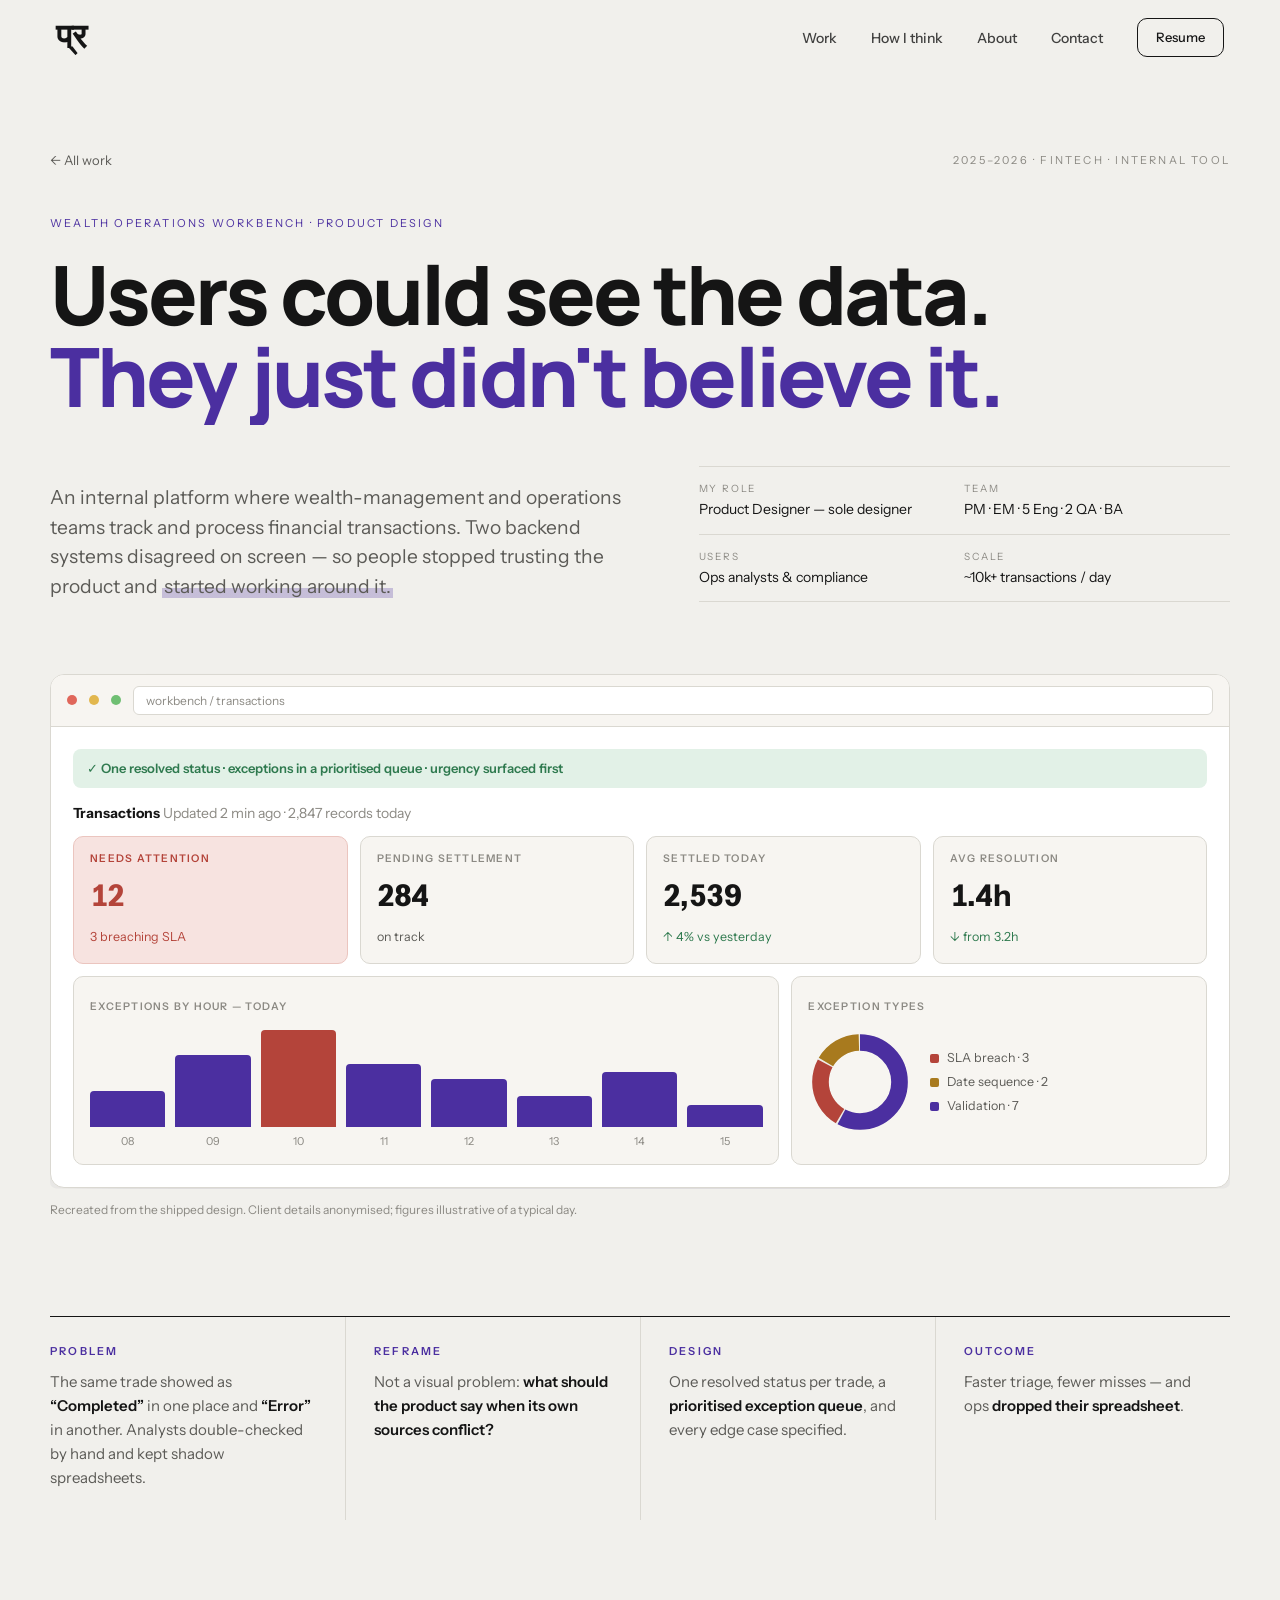
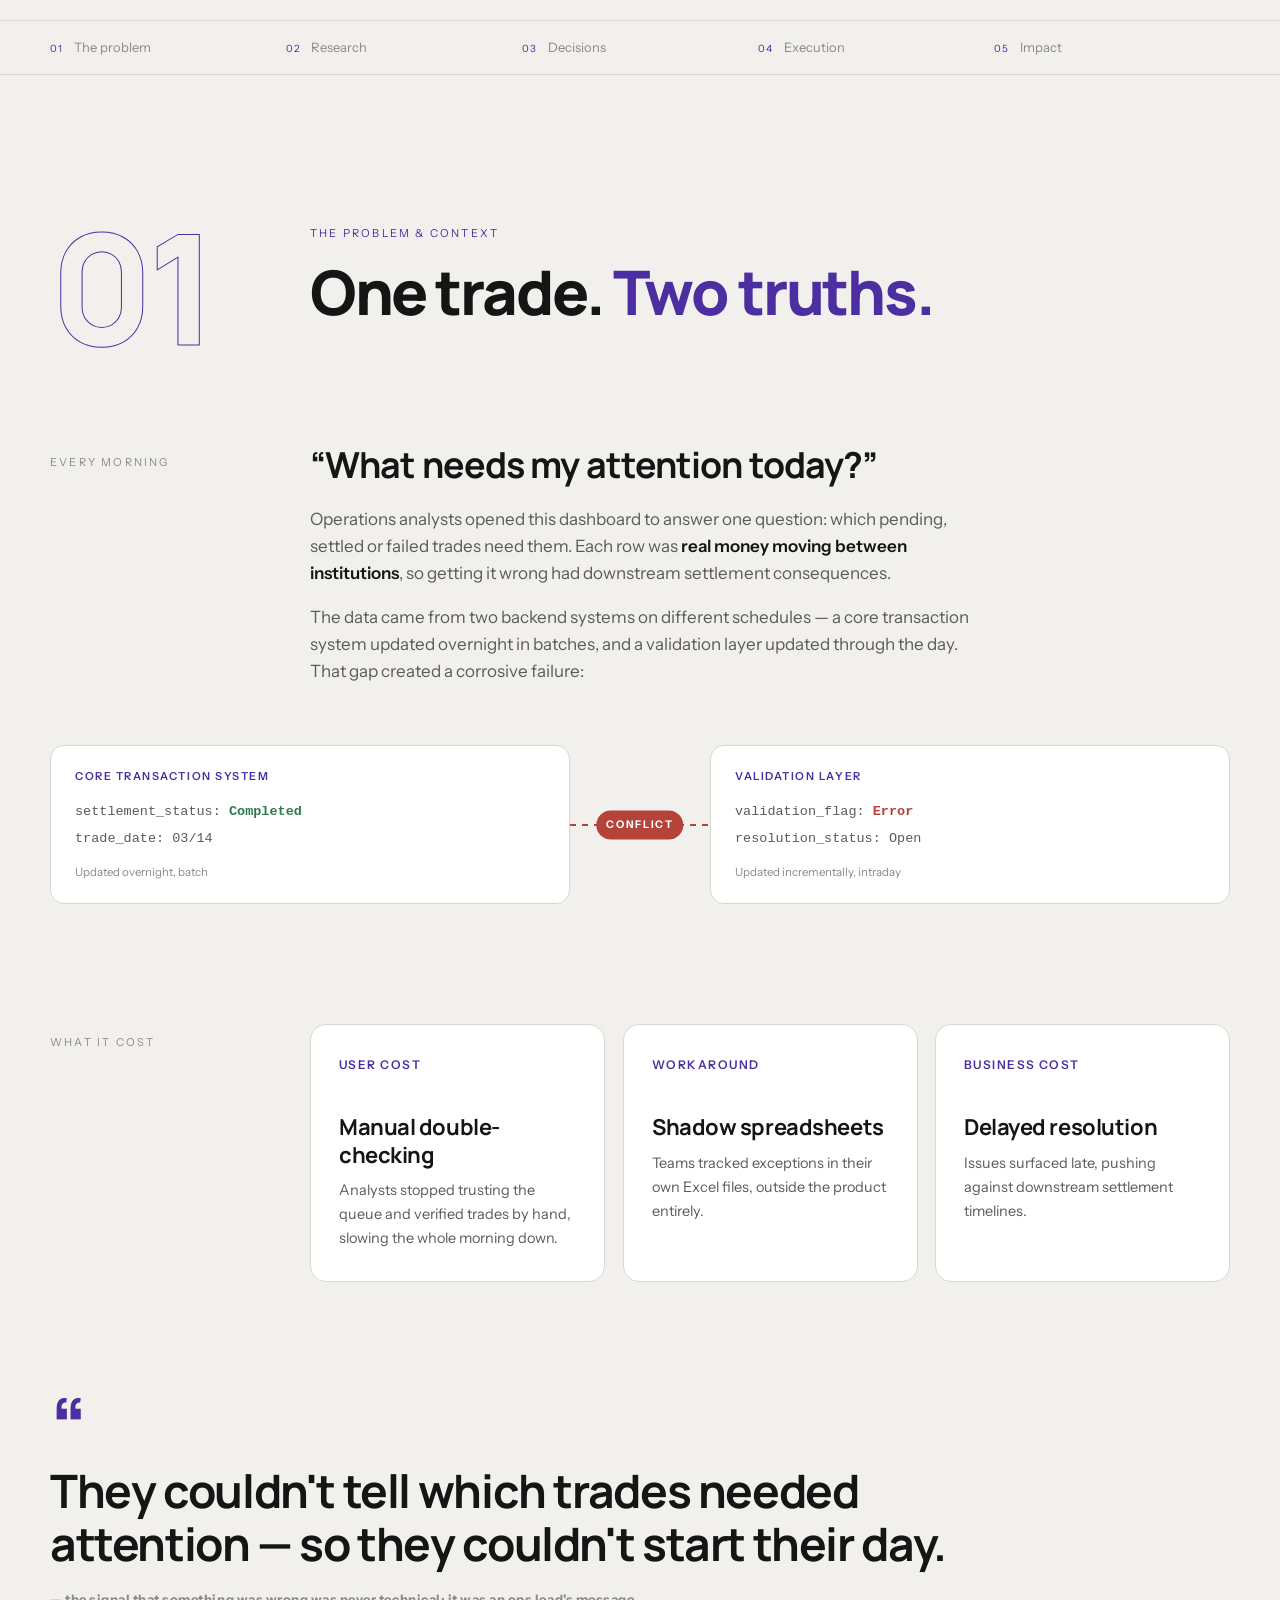
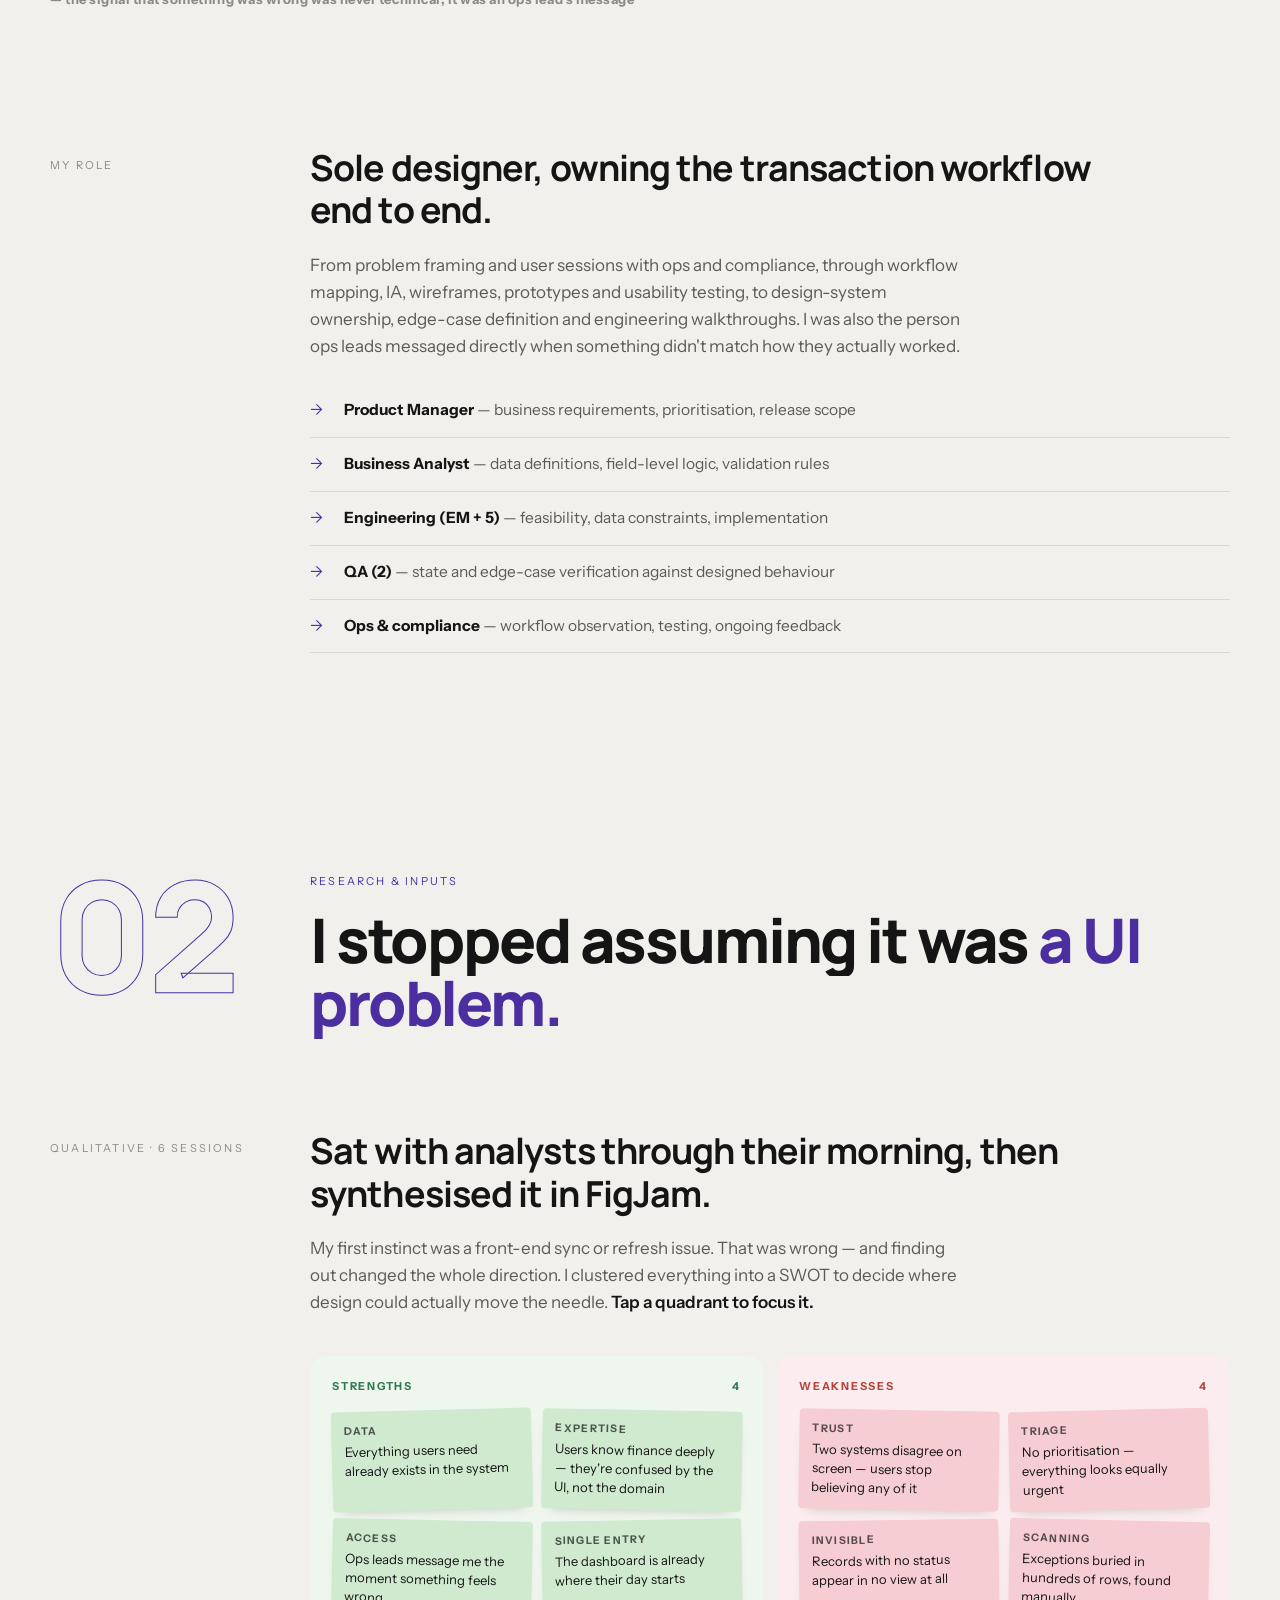
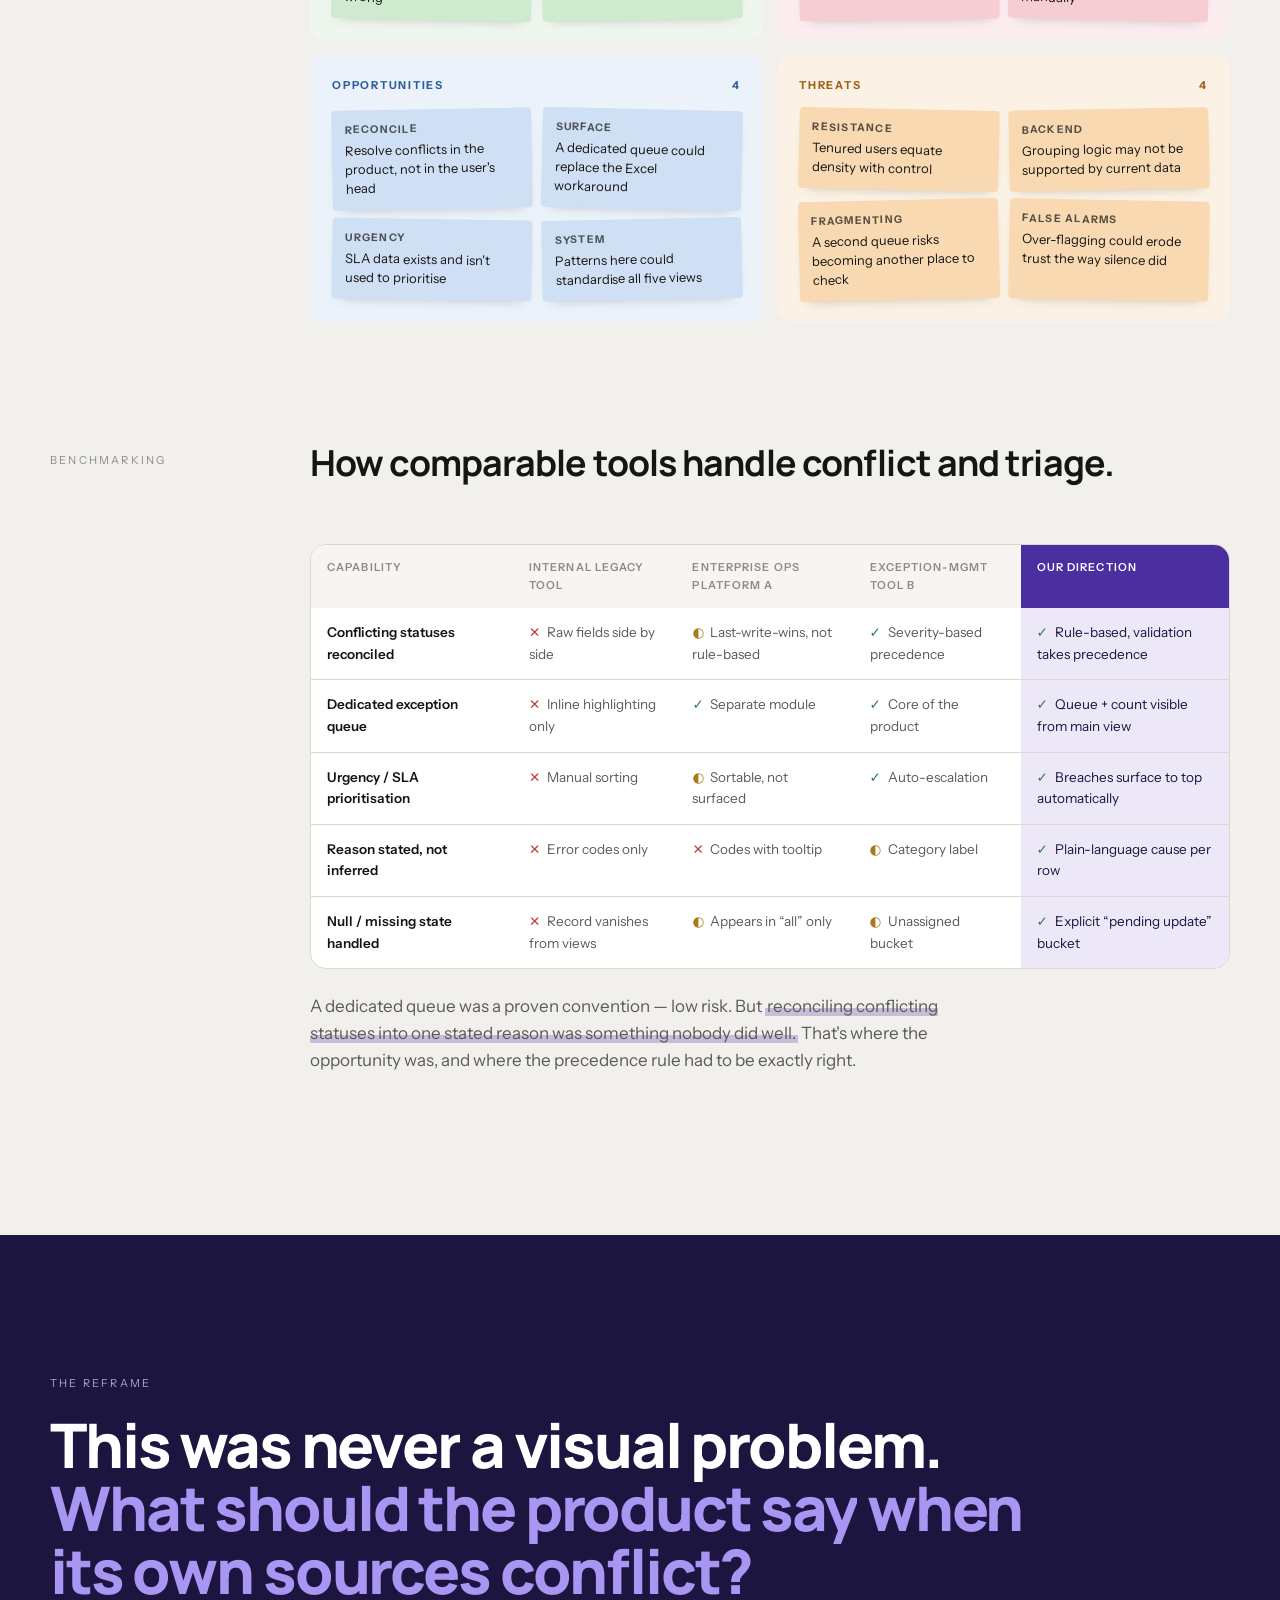
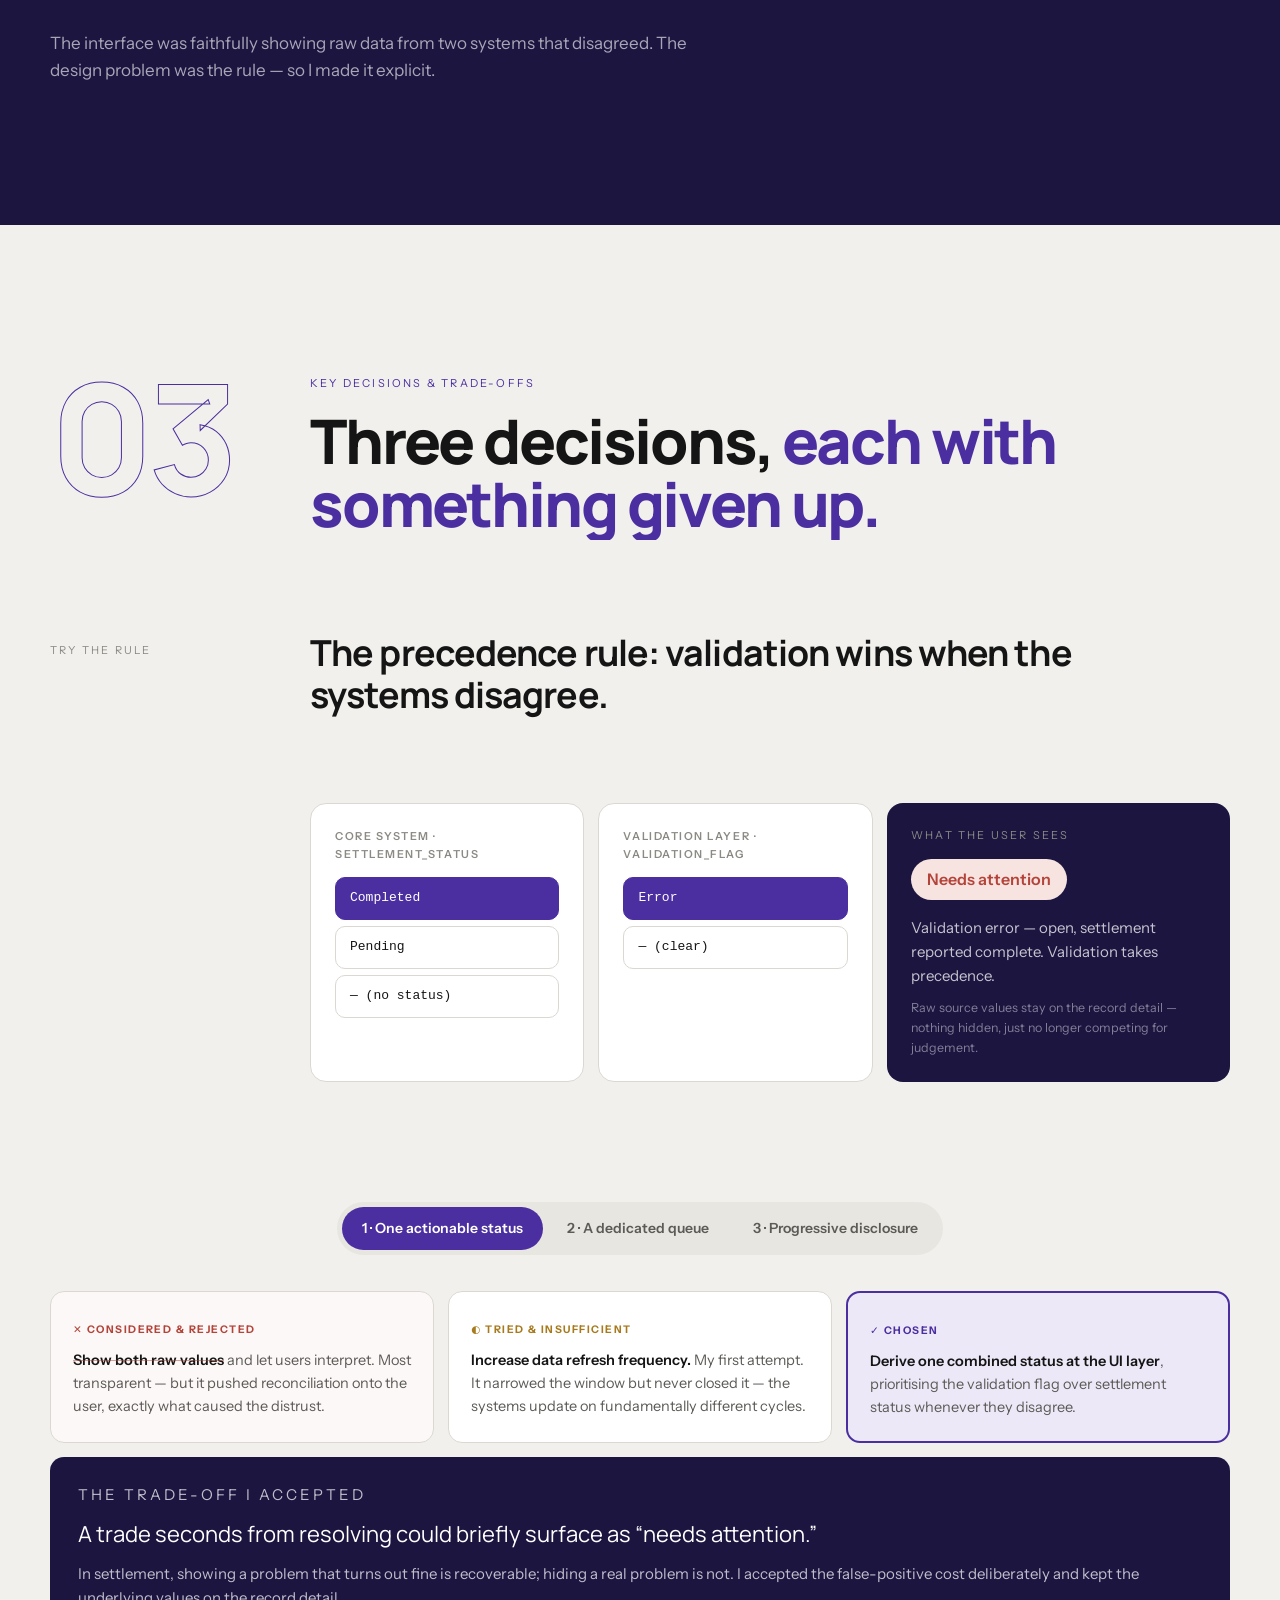
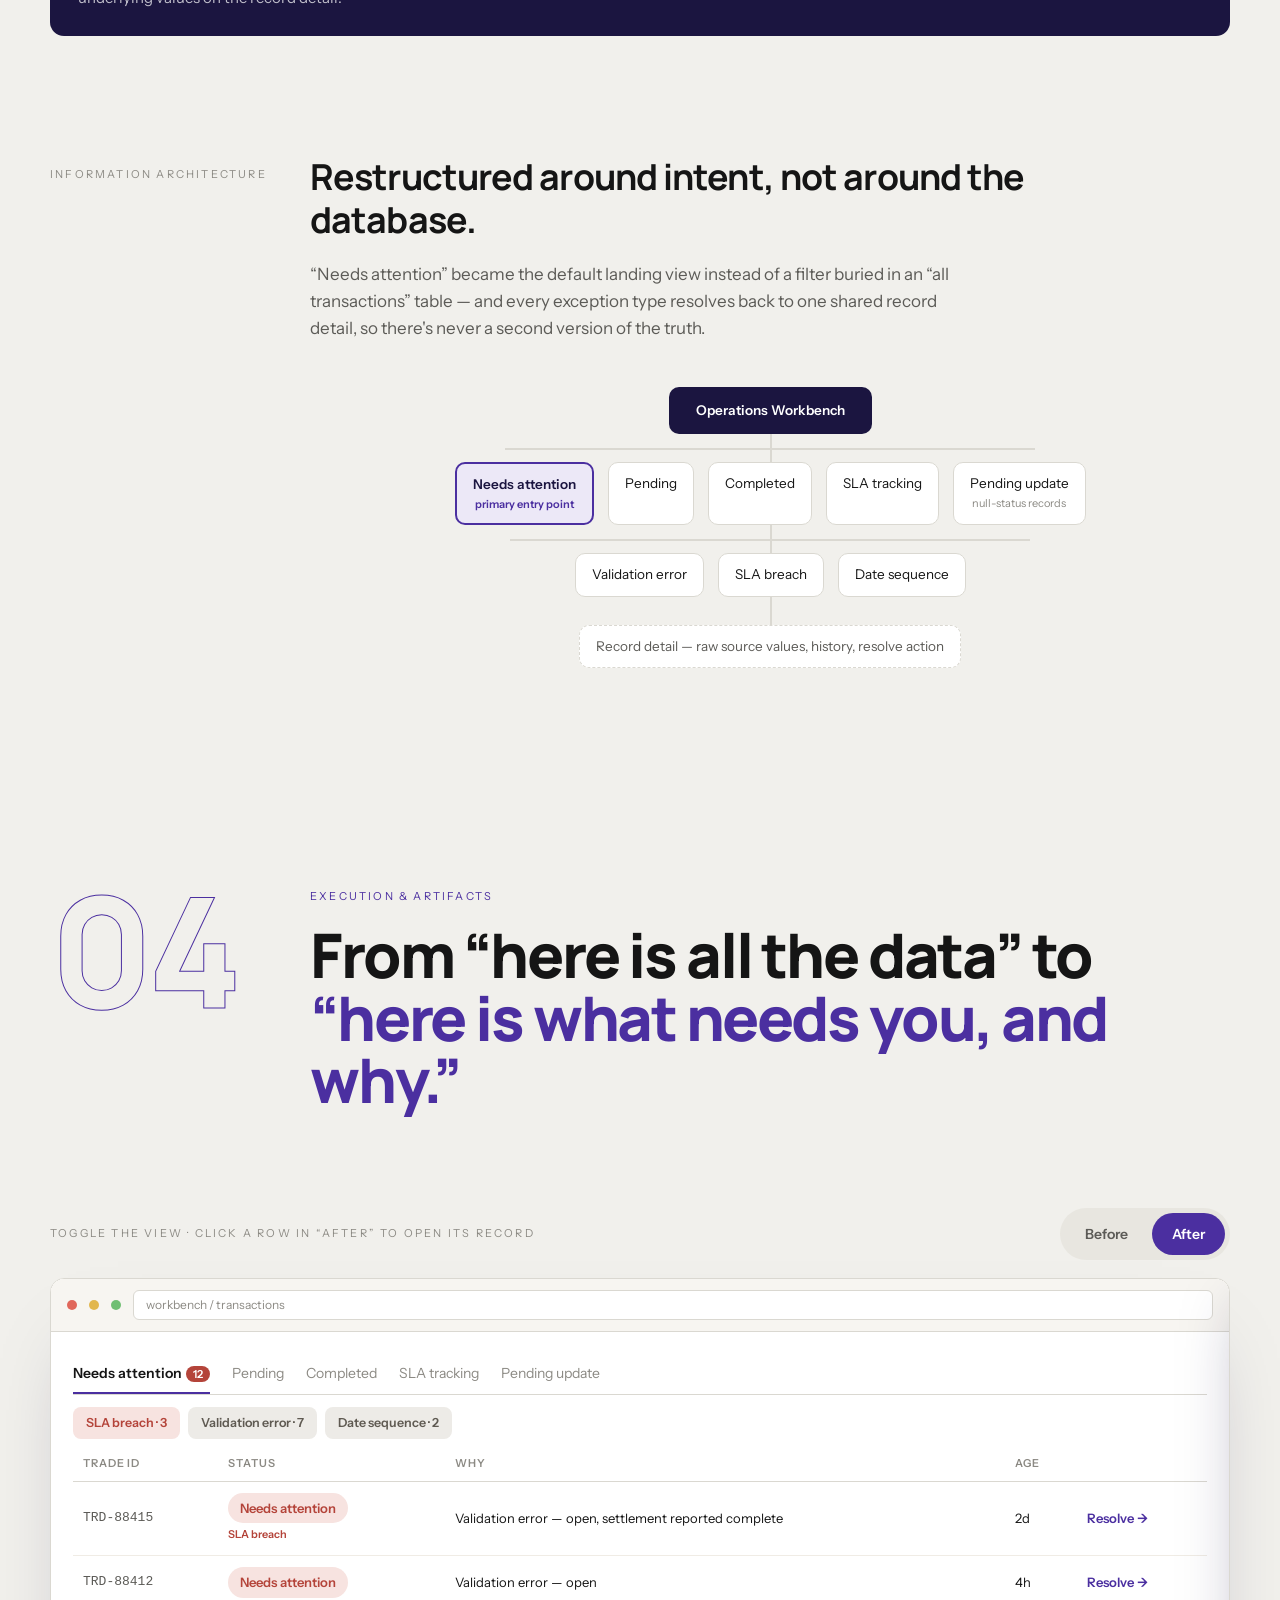
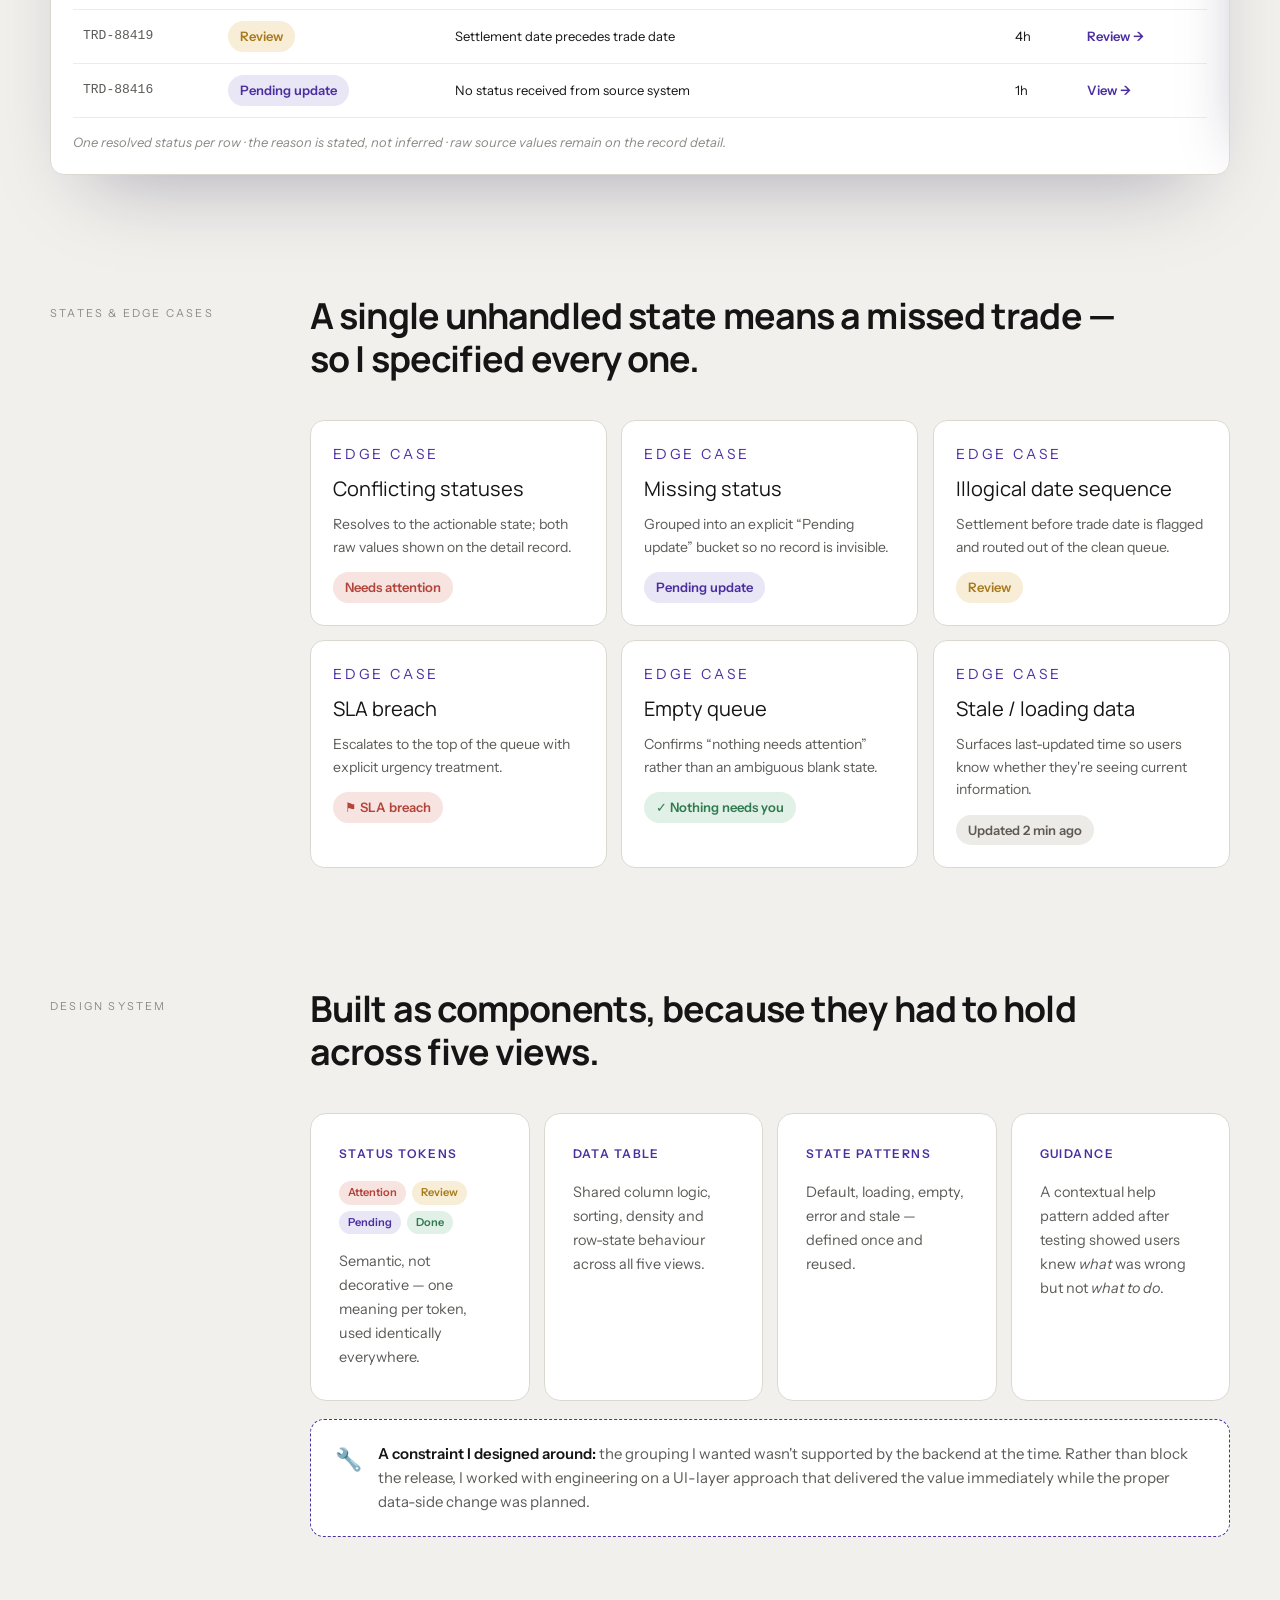
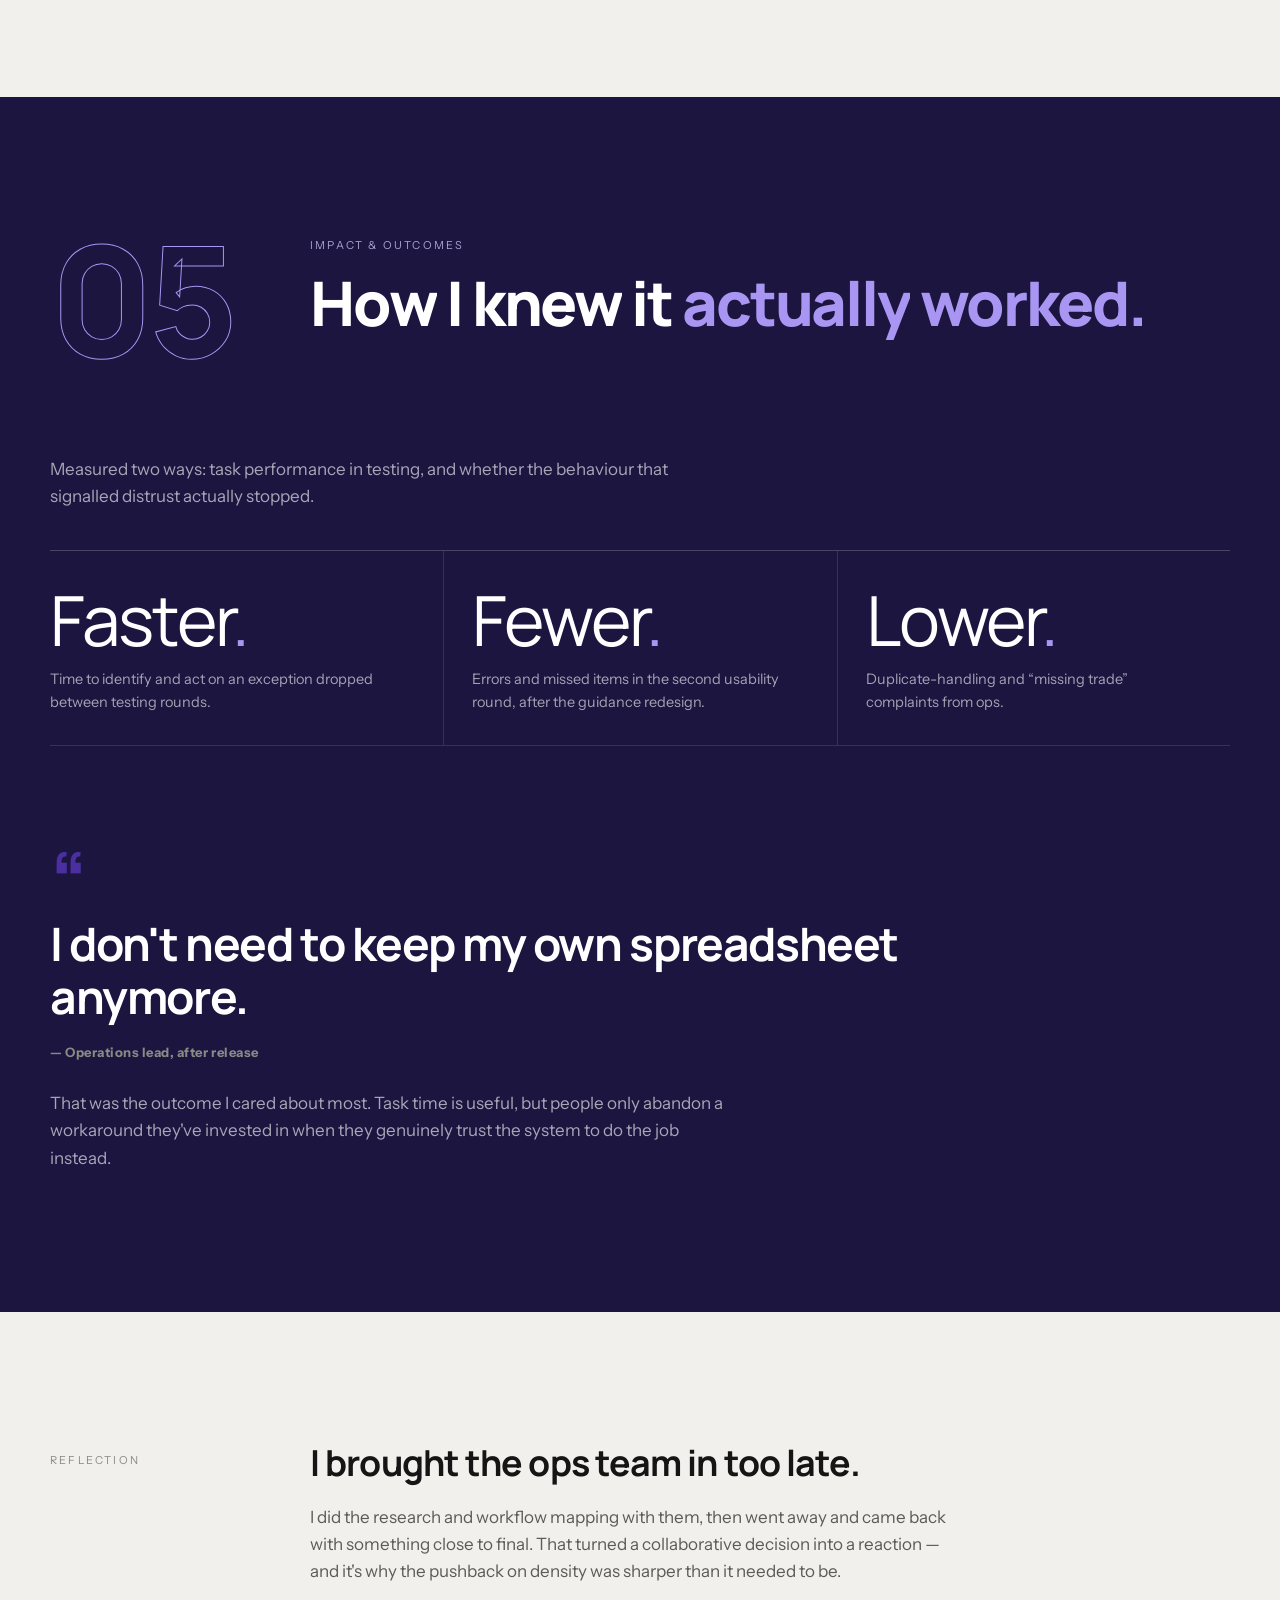
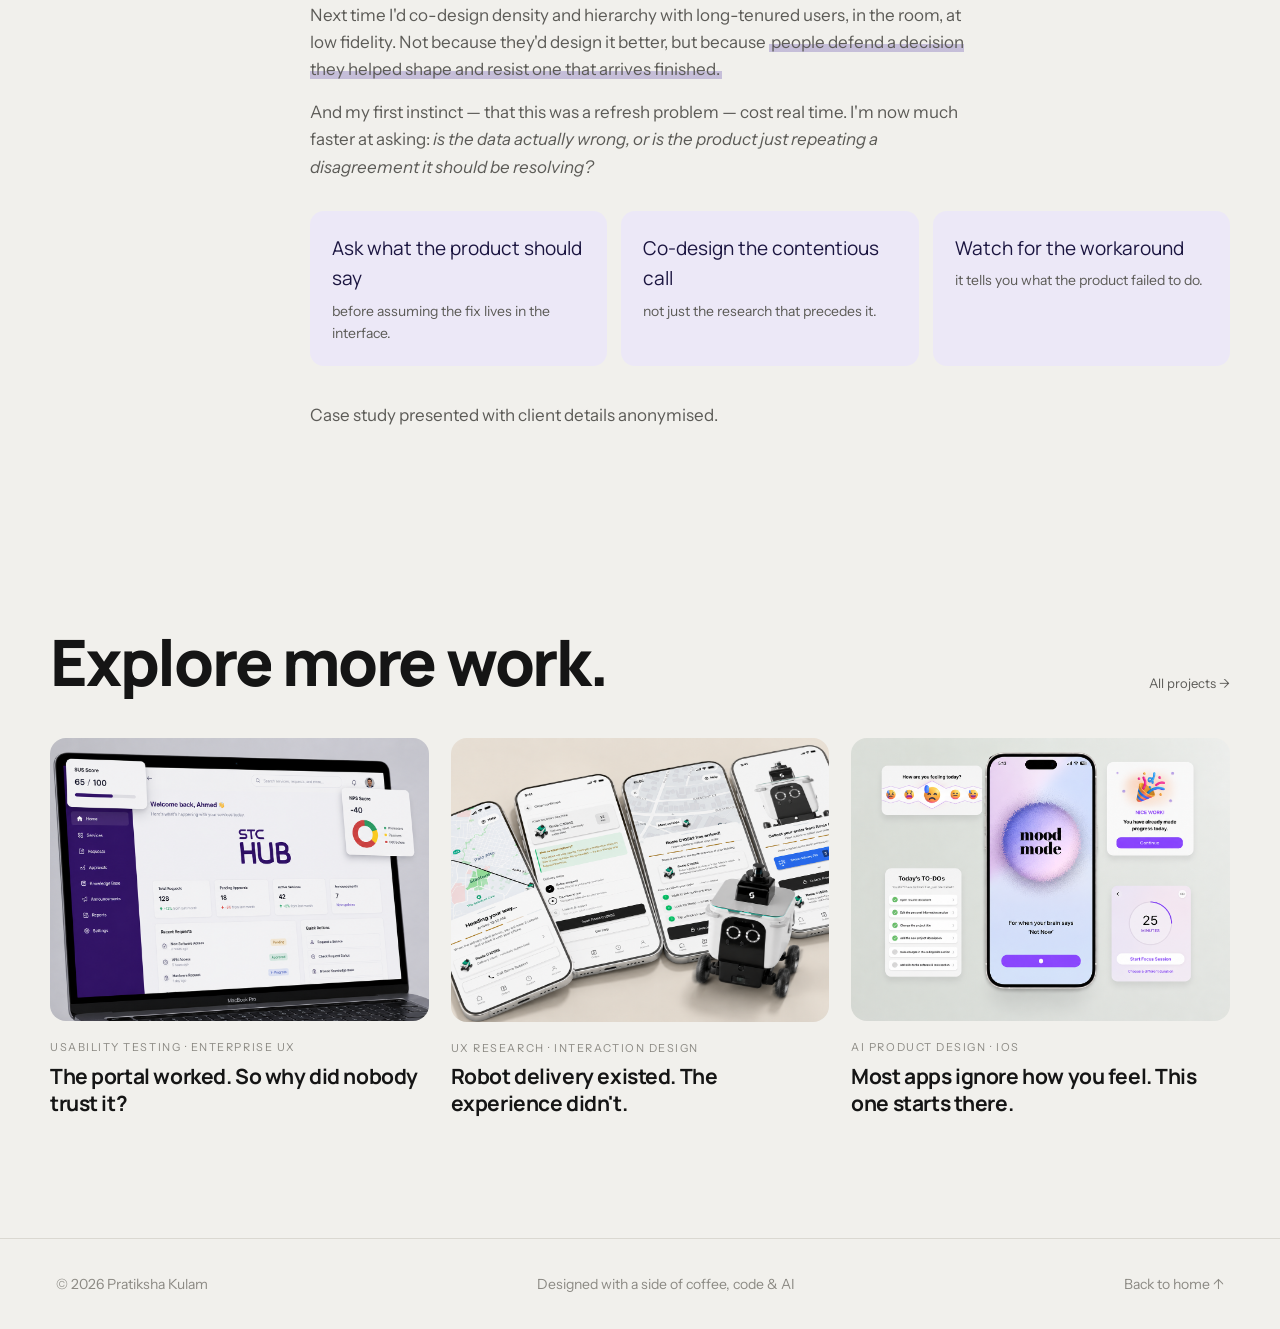
<file: case-study-wealth.html>
<!DOCTYPE html>
<html lang="en">
<head>
  <meta charset="UTF-8">
  <meta name="viewport" content="width=device-width, initial-scale=1.0">
  <title>Wealth Operations Workbench — Case Study · Pratiksha Kulam</title>
  <meta name="description" content="Rebuilding trust in a financial operations dashboard: resolving conflicting backend statuses into one actionable queue.">
  <link rel="stylesheet" href="case-study.css">
  <link rel="stylesheet" href="motion.css">
  <style>
    body { --project: #4B2FA0; --project-soft: #ECE8F7; --project-deep: #1B1540; --red: #B4443A; --red-soft: #F7E3E0; --amber: #A87A1E; --amber-soft: #F8EED7; --green: #2F7A4F; --green-soft: #E2F1E7; --grey-soft: #EDEBE7; --mono: ui-monospace, "SF Mono", Menlo, Consolas, monospace; }

    /* ── app window chrome ── */
    .win { background: #fff; border: 1px solid var(--line); border-radius: 14px; overflow: hidden; box-shadow: 0 40px 80px -40px rgba(27,21,64,.35); font-family: var(--sans); }
    .win-bar { display: flex; align-items: center; gap: 12px; padding: 11px 16px; background: #F7F5F1; border-bottom: 1px solid var(--line); }
    .win-bar i { width: 10px; height: 10px; border-radius: 50%; display: inline-block; }
    .win-bar .url { flex: 1; background: #fff; border: 1px solid var(--line); border-radius: 6px; padding: 4px 12px; font-size: 12px; color: var(--subtle); }
    .win-body { padding: 22px; }

    /* hero dashboard */
    .kpis { display: grid; grid-template-columns: repeat(4, 1fr); gap: 12px; }
    .kpi { background: #F7F5F1; border: 1px solid var(--line); border-radius: 10px; padding: 14px 16px; }
    .kpi small { display: block; font-size: 10.5px; letter-spacing: .12em; text-transform: uppercase; color: var(--subtle); font-weight: 600; }
    .kpi b { display: block; font-size: 30px; font-weight: 700; letter-spacing: -0.02em; margin: 4px 0 2px; font-variant-numeric: tabular-nums; }
    .kpi span { font-size: 12.5px; color: var(--muted); }
    .kpi.alert { background: var(--red-soft); border-color: #EBC5BF; }
    .kpi.alert small, .kpi.alert b, .kpi.alert span { color: var(--red); }
    .kpi .up { color: var(--green); }
    .dash-row { display: grid; grid-template-columns: 1.7fr 1fr; gap: 12px; margin-top: 12px; }
    .chartbox { background: #F7F5F1; border: 1px solid var(--line); border-radius: 10px; padding: 14px 16px; }
    .chartbox small { font-size: 10.5px; letter-spacing: .12em; text-transform: uppercase; color: var(--subtle); font-weight: 600; }
    .hours { display: flex; align-items: flex-end; gap: 10px; height: 120px; margin-top: 12px; }
    .hours div { flex: 1; display: flex; flex-direction: column; align-items: center; gap: 6px; height: 100%; justify-content: flex-end; }
    .hours .b { width: 100%; height: calc(var(--h) * 100%); background: var(--project); border-radius: 4px 4px 0 0; }
    .hours .b.peak { background: var(--red); }
    .hours em { font-style: normal; font-size: 11px; color: var(--subtle); }
    .donut-wrap { display: flex; gap: 18px; align-items: center; margin-top: 12px; }
    .donut { width: 104px; height: 104px; flex-shrink: 0; transform: rotate(-90deg); }
    .donut circle { fill: none; stroke-width: 16; transition: stroke-dasharray 1.4s var(--ease); }
    .donut-legend { list-style: none; font-size: 12.5px; color: var(--muted); }
    .donut-legend li { display: flex; align-items: center; gap: 8px; margin: 4px 0; }
    .donut-legend i { width: 9px; height: 9px; border-radius: 2px; display: inline-block; }

    /* conflict visual */
    .conflict { display: grid; grid-template-columns: 1fr 140px 1fr; align-items: center; gap: 0; margin-top: 44px; }
    .sys { background: #fff; border: 1px solid var(--line); border-radius: 14px; padding: 22px 24px; font-family: var(--mono); font-size: 13.5px; }
    .sys h5 { font-family: var(--sans); font-size: 11px; letter-spacing: .14em; text-transform: uppercase; color: var(--project); margin-bottom: 12px; font-weight: 600; }
    .sys div { padding: 3px 0; color: var(--muted); }
    .sys .ok { color: var(--green); font-weight: 600; }
    .sys .bad { color: var(--red); font-weight: 600; }
    .sys small { display: block; font-family: var(--sans); font-size: 11.5px; color: var(--subtle); margin-top: 10px; }
    .clash { position: relative; height: 2px; background: repeating-linear-gradient(90deg, var(--red) 0 6px, transparent 6px 12px); }
    .clash span { position: absolute; left: 50%; top: 50%; transform: translate(-50%, -50%); background: var(--red); color: #fff; font-size: 10.5px; letter-spacing: .16em; font-weight: 700; padding: 6px 10px; border-radius: 999px; }
    .clash span::after { content: ''; position: absolute; inset: -6px; border-radius: 999px; border: 2px solid var(--red); opacity: 0; animation: clashPulse 1.8s ease-out infinite; }
    @keyframes clashPulse { from { opacity: .7; transform: scale(.9); } to { opacity: 0; transform: scale(1.4); } }

    /* rule playground */
    .rule { display: grid; grid-template-columns: 1fr 1fr 1.25fr; gap: 14px; margin-top: 40px; align-items: stretch; }
    .rule-in, .rule-out { border-radius: 16px; padding: 24px; }
    .rule-in { background: var(--surface); border: 1px solid var(--line); }
    .rule-in h5 { font-size: 11px; letter-spacing: .14em; text-transform: uppercase; color: var(--subtle); margin-bottom: 14px; font-weight: 600; }
    .seg { display: flex; flex-direction: column; gap: 6px; }
    .seg button { text-align: left; padding: 10px 14px; border-radius: 10px; border: 1px solid var(--line); font-family: var(--mono); font-size: 13px; cursor: pointer; transition: background .25s, border-color .25s, color .25s; background: #fff; }
    .seg button[aria-pressed="true"] { background: var(--project); color: #fff; border-color: var(--project); }
    .rule-out { background: var(--project-deep); color: #fff; display: flex; flex-direction: column; justify-content: center; position: relative; overflow: hidden; }
    .rule-out .eyebrow { color: rgba(255,255,255,.5); margin-bottom: 14px; }
    .pill { display: inline-flex; align-items: center; gap: 6px; padding: 5px 12px; border-radius: 999px; font-size: 13px; font-weight: 600; }
    .p-attn { background: var(--red-soft); color: var(--red); }
    .p-rev { background: var(--amber-soft); color: var(--amber); }
    .p-pend { background: var(--grey-soft); color: #5F5A52; }
    .p-done { background: var(--green-soft); color: var(--green); }
    .p-wait { background: #E9E6F5; color: var(--project); }
    .rule-out .pill { font-size: 16px; padding: 8px 16px; align-self: flex-start; transition: transform .4s var(--ease); }
    .rule-out .pill.bump { animation: bump .5s var(--ease); }
    @keyframes bump { 40% { transform: scale(1.12); } }
    .rule-out p.why { color: rgba(255,255,255,.75); margin-top: 16px; font-size: 15px; }
    .rule-out p.rule-note { color: rgba(255,255,255,.45); margin-top: 10px; font-size: 12.5px; }

    /* SWOT */
    .swot { display: grid; grid-template-columns: 1fr 1fr; gap: 14px; margin-top: 40px; }
    .quad { border-radius: 16px; padding: 22px; transition: opacity .35s, transform .45s var(--ease); cursor: pointer; }
    .swot.focus .quad { opacity: .35; }
    .swot.focus .quad.on { opacity: 1; transform: scale(1.015); }
    .quad h5 { font-size: 11px; letter-spacing: .16em; text-transform: uppercase; font-weight: 700; margin-bottom: 14px; display: flex; justify-content: space-between; }
    .notes { display: grid; grid-template-columns: 1fr 1fr; gap: 10px; }
    .note { border-radius: 4px; padding: 12px 13px; font-size: 13px; line-height: 1.45; box-shadow: 0 6px 14px -10px rgba(0,0,0,.35); transform: rotate(var(--r, 0deg)); transition: transform .35s var(--ease); }
    .note b { display: block; font-size: 10.5px; letter-spacing: .12em; text-transform: uppercase; margin-bottom: 4px; opacity: .7; }
    .quad:hover .note { transform: rotate(0) translateY(-2px); }
    .q-s { background: #EEF6EE; } .q-s h5 { color: #2F7A4F; } .q-s .note { background: #CFEACF; }
    .q-w { background: #FBEDEF; } .q-w h5 { color: #B4443A; } .q-w .note { background: #F6CDD3; }
    .q-o { background: #ECF2FA; } .q-o h5 { color: #2D5F9E; } .q-o .note { background: #CFE0F4; }
    .q-t { background: #FBF1E4; } .q-t h5 { color: #A0601A; } .q-t .note { background: #F8D9B2; }

    /* benchmark */
    .bench { width: 100%; border-collapse: separate; border-spacing: 0; margin-top: 40px; font-size: 13.5px; background: var(--surface); border: 1px solid var(--line); border-radius: 16px; overflow: hidden; }
    .bench th, .bench td { padding: 14px 16px; text-align: left; vertical-align: top; border-bottom: 1px solid var(--line); }
    .bench thead th { font-size: 11px; letter-spacing: .1em; text-transform: uppercase; color: var(--subtle); font-weight: 600; background: #F7F5F1; }
    .bench tbody th { font-weight: 600; color: var(--ink); width: 22%; }
    .bench td { color: var(--muted); }
    .bench tr:last-child > * { border-bottom: 0; }
    .bench .ours { background: var(--project-soft); color: var(--project-deep); }
    .bench thead .ours { background: var(--project); color: #fff; }
    .bench .m { display: inline-block; width: 18px; font-weight: 700; }
    .bench .y { color: var(--green); } .bench .n { color: var(--red); } .bench .h { color: var(--amber); }
    .bench tbody tr { transition: background .2s; }
    .bench tbody tr:hover td:not(.ours), .bench tbody tr:hover th { background: #FBFAF7; }
    .bench-wrap { overflow-x: auto; }

    /* IA tree */
    .tree { margin-top: 44px; display: flex; flex-direction: column; align-items: center; gap: 0; }
    .node { background: var(--surface); border: 1px solid var(--line); border-radius: 10px; padding: 10px 16px; font-size: 13.5px; text-align: center; position: relative; }
    .node small { display: block; font-size: 11px; color: var(--subtle); }
    .node.root { background: var(--project-deep); color: #fff; border-color: transparent; font-weight: 600; padding: 12px 26px; }
    .node.key { border: 2px solid var(--project); background: var(--project-soft); color: var(--project-deep); font-weight: 600; }
    .node.key small { color: var(--project); }
    .tier { display: flex; gap: 14px; justify-content: center; position: relative; padding-top: 28px; flex-wrap: wrap; }
    .tier::before { content: ''; position: absolute; top: 0; left: 50%; height: 28px; width: 2px; background: var(--line); }
    .tier.span::after { content: ''; position: absolute; top: 14px; left: 8%; right: 8%; height: 2px; background: var(--line); }
    .tree .grow { transform-origin: 50% 0; }
    .tree.in .tier .node { animation: nodeIn .6s var(--ease) both; animation-delay: calc(var(--i) * 90ms + .2s); }
    @keyframes nodeIn { from { opacity: 0; transform: translateY(12px); } }
    .tree .detail { width: min(560px, 100%); border-style: dashed; color: var(--muted); }

    /* decisions */
    .dpanel { margin-top: 36px; }
    .dpanel[hidden] { display: none; }
    .opts { display: grid; grid-template-columns: repeat(var(--n, 3), 1fr); gap: 14px; }
    .opt { border-radius: 14px; padding: 22px; border: 1px solid var(--line); background: var(--surface); animation: optIn .55s var(--ease) both; animation-delay: calc(var(--i) * 90ms); }
    @keyframes optIn { from { opacity: 0; transform: translateY(14px); } }
    .opt .tag { font-size: 10.5px; letter-spacing: .14em; text-transform: uppercase; font-weight: 700; margin-bottom: 10px; display: inline-flex; gap: 6px; align-items: center; }
    .opt.rej .tag { color: var(--red); } .opt.rej { background: #FCF8F7; }
    .opt.rej p strong { text-decoration: line-through; text-decoration-color: rgba(180,68,58,.5); }
    .opt.try .tag { color: var(--amber); }
    .opt.ten .tag { color: var(--subtle); }
    .opt.cho { border: 2px solid var(--project); background: var(--project-soft); }
    .opt.cho .tag { color: var(--project); }
    .block .opt p { font-size: 14.5px; color: var(--muted); line-height: 1.6; }
    .block .opt p strong { color: var(--ink); }
    .tradeoff { margin-top: 14px; background: var(--project-deep); color: #fff; border-radius: 14px; padding: 26px 28px; animation: optIn .55s var(--ease) both; animation-delay: .3s; }
    .tradeoff .eyebrow { color: rgba(255,255,255,.5); margin-bottom: 10px; }
    .tradeoff h5 { font-family: var(--serif); font-weight: normal; font-size: 22px; margin-bottom: 10px; }
    .block .tradeoff p { color: rgba(255,255,255,.72); font-size: 15px; max-width: none; }

    /* workbench demo */
    .wb-top { display: flex; justify-content: space-between; align-items: center; gap: 16px; flex-wrap: wrap; margin-bottom: 18px; }
    .banner { border-radius: 8px; padding: 9px 14px; font-size: 13px; font-weight: 600; margin-bottom: 14px; }
    .banner.bad { background: var(--red-soft); color: var(--red); }
    .banner.good { background: var(--green-soft); color: var(--green); }
    .wb-head { font-size: 14px; margin-bottom: 12px; }
    .wb-head b { font-weight: 700; } .wb-head span { color: var(--subtle); }
    table.grid { width: 100%; border-collapse: collapse; font-size: 13px; }
    table.grid th { text-align: left; font-size: 11px; letter-spacing: .08em; text-transform: uppercase; color: var(--subtle); font-weight: 600; padding: 8px 10px; border-bottom: 1px solid var(--line); }
    table.grid td { padding: 11px 10px; border-bottom: 1px solid #F0ECE5; vertical-align: middle; }
    table.grid td.id { font-family: var(--mono); color: var(--muted); }
    table.grid tr.flag td { background: #FCF4F2; }
    .cell-ok { color: var(--green); font-weight: 600; } .cell-err { color: var(--red); font-weight: 600; } .cell-pend { color: var(--amber); font-weight: 600; } .cell-blank { color: #C9C3B8; }
    .qtabs { display: flex; gap: 22px; border-bottom: 1px solid var(--line); margin-bottom: 12px; font-size: 14px; }
    .qtabs span { padding: 8px 0 10px; color: var(--subtle); }
    .qtabs span.on { color: var(--ink); font-weight: 600; box-shadow: inset 0 -2px 0 var(--project); }
    .qtabs .count { background: var(--red); color: #fff; border-radius: 999px; padding: 1px 7px; font-size: 11px; margin-left: 4px; }
    .qchips { display: flex; gap: 8px; margin-bottom: 8px; flex-wrap: wrap; }
    .qchips button { padding: 5px 12px; border-radius: 8px; font-size: 12.5px; font-weight: 600; cursor: pointer; border: 1px solid transparent; background: var(--grey-soft); color: #5F5A52; transition: all .2s; }
    .qchips button.sla { background: var(--red-soft); color: var(--red); }
    .qchips button[aria-pressed="true"] { border-color: currentColor; }
    table.grid tr.row { cursor: pointer; transition: background .2s, opacity .3s; }
    table.grid tr.row:hover td { background: #F8F6FC; }
    table.grid tr.row.dim { opacity: .25; }
    .act { color: var(--project); font-weight: 600; white-space: nowrap; }
    .wb-view { position: relative; min-height: 360px; }
    .wb-view > div { transition: opacity .4s, transform .5s var(--ease); }
    .wb-view > div[hidden] { display: block !important; position: absolute; inset: 0; opacity: 0; transform: translateY(10px); pointer-events: none; }
    .block p.wb-caption, .wb-caption { font-size: 13px; max-width: none; color: var(--subtle); font-style: italic; margin-top: 14px; }
    .drawer { position: absolute; top: 0; right: 0; bottom: 0; width: min(360px, 90%); background: #fff; border-left: 1px solid var(--line); box-shadow: -30px 0 60px -30px rgba(27,21,64,.35); padding: 22px; transform: translateX(105%); transition: transform .5s var(--ease); z-index: 3; font-size: 13.5px; }
    .drawer.open { transform: none; }
    .drawer h6 { font-family: var(--mono); font-size: 15px; margin-bottom: 4px; }
    .drawer .src { background: #F7F5F1; border-radius: 10px; padding: 12px 14px; margin-top: 12px; font-family: var(--mono); font-size: 12.5px; color: var(--muted); }
    .drawer .src b { display: block; font-family: var(--sans); font-size: 10.5px; letter-spacing: .12em; text-transform: uppercase; color: var(--project); margin-bottom: 4px; }
    .drawer .close { position: absolute; top: 14px; right: 14px; font-size: 18px; cursor: pointer; color: var(--subtle); }
    .drawer .go { margin-top: 18px; display: inline-block; background: var(--project); color: #fff; padding: 10px 18px; border-radius: 8px; font-weight: 600; font-size: 13px; }
    .wb-shell { position: relative; overflow: hidden; }

    /* edge cases */
    .edge { display: grid; grid-template-columns: repeat(3, 1fr); gap: 14px; margin-top: 40px; }
    .ecard { background: var(--surface); border: 1px solid var(--line); border-radius: 14px; padding: 22px; }
    .ecard .eyebrow { margin-bottom: 8px; }
    .ecard h5 { font-family: var(--serif); font-weight: normal; font-size: 20px; margin-bottom: 8px; }
    .block .ecard p { font-size: 14px; color: var(--muted); line-height: 1.6; }
    .ecard .demo-pill { margin-top: 14px; }

    .ds { display: grid; grid-template-columns: repeat(4, 1fr); gap: 14px; margin-top: 40px; }
    .ds .card .num { margin-bottom: 18px; }
    .tokens { display: flex; gap: 6px; flex-wrap: wrap; margin-bottom: 16px; }
    .tokens .pill { font-size: 11px; padding: 3px 9px; }

    .constraint { margin-top: 18px; display: flex; gap: 16px; align-items: flex-start; background: var(--surface); border: 1px dashed var(--project); border-radius: 14px; padding: 22px 24px; }
    .constraint .ic { font-size: 22px; }
    .block .constraint p { font-size: 15px; max-width: none; }

    /* impact */
    .impact { display: grid; grid-template-columns: repeat(3, 1fr); border-top: 1px solid rgba(255,255,255,.2); margin-top: 40px; }
    .impact div { padding: 34px 28px 30px 0; border-bottom: 1px solid rgba(255,255,255,.12); }
    .impact div + div { padding-left: 28px; border-left: 1px solid rgba(255,255,255,.12); }
    .impact b { display: block; font-family: var(--serif); font-weight: normal; font-size: clamp(48px, 5.4vw, 80px); line-height: 1; color: #fff; letter-spacing: -0.03em; }
    .impact b i { font-style: normal; color: #A996F2; }
    .band .impact p { margin-top: 14px; font-size: 14.5px; color: rgba(255,255,255,.6); }
    .carry { display: grid; grid-template-columns: repeat(3, 1fr); gap: 14px; margin-top: 30px; }
    .carry div { background: var(--project-soft); border-radius: 14px; padding: 22px; }
    .carry h5 { font-family: var(--serif); font-weight: normal; font-size: 19px; margin-bottom: 6px; color: var(--project-deep); }
    .block .carry p { font-size: 14px; color: var(--muted); }

    @media (max-width: 1000px) {
      .kpis { grid-template-columns: 1fr 1fr; }
      .dash-row, .rule, .swot, .edge, .ds, .carry, .impact { grid-template-columns: 1fr; }
      .impact div + div { padding-left: 0; border-left: 0; }
      .conflict { grid-template-columns: 1fr; gap: 26px; }
      .clash { height: 40px; width: 2px; margin: 0 auto; background: repeating-linear-gradient(180deg, var(--red) 0 6px, transparent 6px 12px); }
      .opts { grid-template-columns: 1fr; }
      .tier.span::after { display: none; }
      .wb-body { overflow-x: auto; }
      table.grid { min-width: 620px; }
    }
    @media (max-width: 640px) { .notes { grid-template-columns: 1fr; } .win-body { padding: 14px; } }
    @media (prefers-reduced-motion: reduce) {
      .clash span::after, .opt, .tradeoff, .tree.in .tier .node { animation: none; }
      .drawer, .wb-view > div, .donut circle { transition: none; }
    }
  </style>
</head>
<body>
<a class="skip-link" href="#main">Skip to content</a>

<nav class="topnav" aria-label="Site">
  <a class="nav-logo" href="index.html" aria-label="Home">प्र</a>
  <ul class="nav-links">
    <li><a href="index.html#work">Work</a></li>
    <li><a href="index.html#think">How I think</a></li>
    <li><a href="about.html">About</a></li>
    <li><a href="index.html#contact">Contact</a></li>
    <li><a href="resume.pdf" class="nav-resume" data-magnetic>Resume</a></li>
  </ul>
</nav>

<header class="hero">
  <div class="wrap">
    <div class="hero-top" data-reveal="fade">
      <a class="back" href="index.html#work">← All work</a>
      <span class="eyebrow">2025–2026 · Fintech · Internal tool</span>
    </div>
    <p class="eyebrow c" data-reveal style="margin-bottom:22px">Wealth Operations Workbench · Product design</p>
    <h1 data-split>Users could see the data. <em>They just didn't believe it.</em></h1>
    <div class="hero-lede">
      <p data-reveal style="--d:.3s">An internal platform where wealth-management and operations teams track and process financial transactions. Two backend systems disagreed on screen — so people stopped trusting the product and <mark class="sweep">started working around it.</mark></p>
      <dl class="facts" data-reveal style="--d:.45s">
        <div><dt>My role</dt><dd>Product Designer — sole designer</dd></div>
        <div><dt>Team</dt><dd>PM · EM · 5 Eng · 2 QA · BA</dd></div>
        <div><dt>Users</dt><dd>Ops analysts &amp; compliance</dd></div>
        <div><dt>Scale</dt><dd>~10k+ transactions / day</dd></div>
      </dl>
    </div>

    <figure class="hero-media" data-reveal="clip" style="background:transparent;overflow:visible">
      <div class="win" id="heroDash" data-inview>
        <div class="win-bar"><i style="background:#E0675B"></i><i style="background:#E2B74E"></i><i style="background:#6FBF73"></i><span class="url">workbench / transactions</span></div>
        <div class="win-body">
          <div class="banner good">✓ One resolved status · exceptions in a prioritised queue · urgency surfaced first</div>
          <div class="wb-head"><b>Transactions</b> <span>Updated 2 min ago · 2,847 records today</span></div>
          <div class="kpis">
            <div class="kpi alert"><small>Needs attention</small><b data-count="12">12</b><span>3 breaching SLA</span></div>
            <div class="kpi"><small>Pending settlement</small><b data-count="284">284</b><span>on track</span></div>
            <div class="kpi"><small>Settled today</small><b data-count="2539" data-sep="1">2,539</b><span class="up">↑ 4% vs yesterday</span></div>
            <div class="kpi"><small>Avg resolution</small><b data-count="1.4" data-decimals="1" data-suffix="h">1.4h</b><span class="up">↓ from 3.2h</span></div>
          </div>
          <div class="dash-row">
            <div class="chartbox"><small>Exceptions by hour — today</small>
              <div class="hours">
                <div><span class="b m-bar-y" style="--h:.3"></span><em>08</em></div>
                <div><span class="b m-bar-y" style="--h:.6;--d:.06s"></span><em>09</em></div>
                <div><span class="b peak m-bar-y" style="--h:1;--d:.12s"></span><em>10</em></div>
                <div><span class="b m-bar-y" style="--h:.52;--d:.18s"></span><em>11</em></div>
                <div><span class="b m-bar-y" style="--h:.4;--d:.24s"></span><em>12</em></div>
                <div><span class="b m-bar-y" style="--h:.26;--d:.3s"></span><em>13</em></div>
                <div><span class="b m-bar-y" style="--h:.46;--d:.36s"></span><em>14</em></div>
                <div><span class="b m-bar-y" style="--h:.18;--d:.42s"></span><em>15</em></div>
              </div>
            </div>
            <div class="chartbox"><small>Exception types</small>
              <div class="donut-wrap">
                <svg class="donut" viewBox="0 0 100 100" aria-hidden="true">
                  <circle cx="50" cy="50" r="38" stroke="#EDEBE7"/>
                  <circle class="seg-c" cx="50" cy="50" r="38" stroke="#4B2FA0" data-v="7" data-o="0"/>
                  <circle class="seg-c" cx="50" cy="50" r="38" stroke="#B4443A" data-v="3" data-o="7"/>
                  <circle class="seg-c" cx="50" cy="50" r="38" stroke="#A87A1E" data-v="2" data-o="10"/>
                </svg>
                <ul class="donut-legend"><li><i style="background:#B4443A"></i>SLA breach · 3</li><li><i style="background:#A87A1E"></i>Date sequence · 2</li><li><i style="background:#4B2FA0"></i>Validation · 7</li></ul>
              </div>
            </div>
          </div>
        </div>
      </div>
    </figure>
    <p class="disclaimer">Recreated from the shipped design. Client details anonymised; figures illustrative of a typical day.</p>

    <section class="tldr" aria-label="Summary">
      <div data-reveal><h2>Problem</h2><p>The same trade showed as <strong>“Completed”</strong> in one place and <strong>“Error”</strong> in another. Analysts double-checked by hand and kept shadow spreadsheets.</p></div>
      <div data-reveal style="--d:.1s"><h2>Reframe</h2><p>Not a visual problem: <strong>what should the product say when its own sources conflict?</strong></p></div>
      <div data-reveal style="--d:.2s"><h2>Design</h2><p>One resolved status per trade, a <strong>prioritised exception queue</strong>, and every edge case specified.</p></div>
      <div data-reveal style="--d:.3s"><h2>Outcome</h2><p>Faster triage, fewer misses — and ops <strong>dropped their spreadsheet</strong>.</p></div>
    </section>
  </div>
</header>

<nav class="chapter-nav" aria-label="Chapters">
  <ol>
    <li><a href="#problem"><span>01</span>The problem</a></li>
    <li><a href="#research"><span>02</span>Research</a></li>
    <li><a href="#decisions"><span>03</span>Decisions</a></li>
    <li><a href="#execution"><span>04</span>Execution</a></li>
    <li><a href="#outcome"><span>05</span>Impact</a></li>
  </ol>
</nav>

<main id="main">

  <!-- ═════════ 01 ═════════ -->
  <section class="chapter" id="problem">
    <div class="wrap">
      <div class="chapter-head">
        <div class="chapter-num" data-reveal="fade" aria-hidden="true">01</div>
        <div>
          <p class="eyebrow c">The problem &amp; context</p>
          <h2 class="chapter-title" data-split>One trade. <em>Two truths.</em></h2>
        </div>
      </div>

      <div class="block block-head">
        <p class="eyebrow">Every morning</p>
        <div data-reveal>
          <h3>“What needs my attention today?”</h3>
          <p>Operations analysts opened this dashboard to answer one question: which pending, settled or failed trades need them. Each row was <strong>real money moving between institutions</strong>, so getting it wrong had downstream settlement consequences.</p>
          <p>The data came from two backend systems on different schedules — a core transaction system updated overnight in batches, and a validation layer updated through the day. That gap created a corrosive failure:</p>
        </div>
      </div>

      <div class="block" style="margin-top:-60px">
        <div class="conflict" data-reveal="scale">
          <div class="sys"><h5>Core transaction system</h5><div>settlement_status: <span class="ok">Completed</span></div><div>trade_date: 03/14</div><small>Updated overnight, batch</small></div>
          <div class="clash" aria-hidden="true"><span>CONFLICT</span></div>
          <div class="sys"><h5>Validation layer</h5><div>validation_flag: <span class="bad">Error</span></div><div>resolution_status: Open</div><small>Updated incrementally, intraday</small></div>
        </div>
      </div>

      <div class="block block-head">
        <p class="eyebrow">What it cost</p>
        <div>
          <div class="cards c3" style="margin-top:0">
            <article class="card" data-reveal data-tilt><span class="num">User cost</span><h4>Manual double-checking</h4><p>Analysts stopped trusting the queue and verified trades by hand, slowing the whole morning down.</p></article>
            <article class="card" data-reveal style="--d:.1s" data-tilt><span class="num">Workaround</span><h4>Shadow spreadsheets</h4><p>Teams tracked exceptions in their own Excel files, outside the product entirely.</p></article>
            <article class="card" data-reveal style="--d:.2s" data-tilt><span class="num">Business cost</span><h4>Delayed resolution</h4><p>Issues surfaced late, pushing against downstream settlement timelines.</p></article>
          </div>
        </div>
      </div>

      <blockquote class="pull" data-reveal>They couldn't tell which trades needed attention — so they couldn't start their day.<cite>— the signal that something was wrong was never technical; it was an ops lead's message</cite></blockquote>

      <div class="block block-head">
        <p class="eyebrow">My role</p>
        <div data-reveal>
          <h3>Sole designer, owning the transaction workflow end to end.</h3>
          <p>From problem framing and user sessions with ops and compliance, through workflow mapping, IA, wireframes, prototypes and usability testing, to design-system ownership, edge-case definition and engineering walkthroughs. I was also the person ops leads messaged directly when something didn't match how they actually worked.</p>
          <ul class="ticks">
            <li><strong style="color:var(--ink)">Product Manager</strong> — business requirements, prioritisation, release scope</li>
            <li><strong style="color:var(--ink)">Business Analyst</strong> — data definitions, field-level logic, validation rules</li>
            <li><strong style="color:var(--ink)">Engineering (EM + 5)</strong> — feasibility, data constraints, implementation</li>
            <li><strong style="color:var(--ink)">QA (2)</strong> — state and edge-case verification against designed behaviour</li>
            <li><strong style="color:var(--ink)">Ops &amp; compliance</strong> — workflow observation, testing, ongoing feedback</li>
          </ul>
        </div>
      </div>
    </div>
  </section>

  <!-- ═════════ 02 ═════════ -->
  <section class="chapter" id="research" style="padding-top:60px">
    <div class="wrap">
      <div class="chapter-head">
        <div class="chapter-num" data-reveal="fade" aria-hidden="true">02</div>
        <div>
          <p class="eyebrow c">Research &amp; inputs</p>
          <h2 class="chapter-title" data-split>I stopped assuming it was <em>a UI problem.</em></h2>
        </div>
      </div>

      <div class="block block-head">
        <p class="eyebrow">Qualitative · 6 sessions</p>
        <div>
          <h3 data-reveal>Sat with analysts through their morning, then synthesised it in FigJam.</h3>
          <p data-reveal>My first instinct was a front-end sync or refresh issue. That was wrong — and finding out changed the whole direction. I clustered everything into a SWOT to decide where design could actually move the needle. <strong>Tap a quadrant to focus it.</strong></p>
          <div class="swot" id="swot">
            <div class="quad q-s" data-reveal tabindex="0" role="button" aria-label="Strengths"><h5>Strengths <span>4</span></h5><div class="notes">
              <div class="note" style="--r:-1.5deg"><b>Data</b>Everything users need already exists in the system</div>
              <div class="note" style="--r:1deg"><b>Expertise</b>Users know finance deeply — they're confused by the UI, not the domain</div>
              <div class="note" style="--r:1.2deg"><b>Access</b>Ops leads message me the moment something feels wrong</div>
              <div class="note" style="--r:-1deg"><b>Single entry</b>The dashboard is already where their day starts</div></div></div>
            <div class="quad q-w" data-reveal style="--d:.08s" tabindex="0" role="button" aria-label="Weaknesses"><h5>Weaknesses <span>4</span></h5><div class="notes">
              <div class="note" style="--r:1deg"><b>Trust</b>Two systems disagree on screen — users stop believing any of it</div>
              <div class="note" style="--r:-1.4deg"><b>Triage</b>No prioritisation — everything looks equally urgent</div>
              <div class="note" style="--r:-.8deg"><b>Invisible</b>Records with no status appear in no view at all</div>
              <div class="note" style="--r:1.3deg"><b>Scanning</b>Exceptions buried in hundreds of rows, found manually</div></div></div>
            <div class="quad q-o" data-reveal style="--d:.16s" tabindex="0" role="button" aria-label="Opportunities"><h5>Opportunities <span>4</span></h5><div class="notes">
              <div class="note" style="--r:-1deg"><b>Reconcile</b>Resolve conflicts in the product, not in the user's head</div>
              <div class="note" style="--r:1.4deg"><b>Surface</b>A dedicated queue could replace the Excel workaround</div>
              <div class="note" style="--r:.9deg"><b>Urgency</b>SLA data exists and isn't used to prioritise</div>
              <div class="note" style="--r:-1.2deg"><b>System</b>Patterns here could standardise all five views</div></div></div>
            <div class="quad q-t" data-reveal style="--d:.24s" tabindex="0" role="button" aria-label="Threats"><h5>Threats <span>4</span></h5><div class="notes">
              <div class="note" style="--r:1.2deg"><b>Resistance</b>Tenured users equate density with control</div>
              <div class="note" style="--r:-1deg"><b>Backend</b>Grouping logic may not be supported by current data</div>
              <div class="note" style="--r:-1.3deg"><b>Fragmenting</b>A second queue risks becoming another place to check</div>
              <div class="note" style="--r:1deg"><b>False alarms</b>Over-flagging could erode trust the way silence did</div></div></div>
          </div>
        </div>
      </div>

      <div class="block block-head">
        <p class="eyebrow">Benchmarking</p>
        <div>
          <h3 data-reveal>How comparable tools handle conflict and triage.</h3>
          <div class="bench-wrap" data-reveal>
            <table class="bench">
              <thead><tr><th>Capability</th><th>Internal legacy tool</th><th>Enterprise ops platform A</th><th>Exception-mgmt tool B</th><th class="ours">Our direction</th></tr></thead>
              <tbody>
                <tr><th>Conflicting statuses reconciled</th><td><span class="m n">✕</span>Raw fields side by side</td><td><span class="m h">◐</span>Last-write-wins, not rule-based</td><td><span class="m y">✓</span>Severity-based precedence</td><td class="ours"><span class="m y">✓</span>Rule-based, validation takes precedence</td></tr>
                <tr><th>Dedicated exception queue</th><td><span class="m n">✕</span>Inline highlighting only</td><td><span class="m y">✓</span>Separate module</td><td><span class="m y">✓</span>Core of the product</td><td class="ours"><span class="m y">✓</span>Queue + count visible from main view</td></tr>
                <tr><th>Urgency / SLA prioritisation</th><td><span class="m n">✕</span>Manual sorting</td><td><span class="m h">◐</span>Sortable, not surfaced</td><td><span class="m y">✓</span>Auto-escalation</td><td class="ours"><span class="m y">✓</span>Breaches surface to top automatically</td></tr>
                <tr><th>Reason stated, not inferred</th><td><span class="m n">✕</span>Error codes only</td><td><span class="m n">✕</span>Codes with tooltip</td><td><span class="m h">◐</span>Category label</td><td class="ours"><span class="m y">✓</span>Plain-language cause per row</td></tr>
                <tr><th>Null / missing state handled</th><td><span class="m n">✕</span>Record vanishes from views</td><td><span class="m h">◐</span>Appears in “all” only</td><td><span class="m h">◐</span>Unassigned bucket</td><td class="ours"><span class="m y">✓</span>Explicit “pending update” bucket</td></tr>
              </tbody>
            </table>
          </div>
          <p data-reveal style="margin-top:24px">A dedicated queue was a proven convention — low risk. But <mark class="sweep">reconciling conflicting statuses into one stated reason was something nobody did well.</mark> That's where the opportunity was, and where the precedence rule had to be exactly right.</p>
        </div>
      </div>
    </div>
  </section>

  <section class="band" aria-labelledby="reframe">
    <div class="wrap">
      <p class="eyebrow" style="margin-bottom:22px">The reframe</p>
      <h2 class="chapter-title" id="reframe" data-split style="max-width:1000px">This was never a visual problem. <em style="color:#A996F2">What should the product say when its own sources conflict?</em></h2>
      <p data-reveal style="margin-top:28px;max-width:680px;font-size:17px">The interface was faithfully showing raw data from two systems that disagreed. The design problem was the rule — so I made it explicit.</p>
    </div>
  </section>

  <!-- ═════════ 03 ═════════ -->
  <section class="chapter" id="decisions">
    <div class="wrap">
      <div class="chapter-head">
        <div class="chapter-num" data-reveal="fade" aria-hidden="true">03</div>
        <div>
          <p class="eyebrow c">Key decisions &amp; trade-offs</p>
          <h2 class="chapter-title" data-split>Three decisions, <em>each with something given up.</em></h2>
        </div>
      </div>

      <div class="block block-head">
        <p class="eyebrow">Try the rule</p>
        <div>
          <h3 data-reveal>The precedence rule: validation wins when the systems disagree.</h3>
          <p data-reveal>Pick what each system reports and see the single status the product shows.</p>
          <div class="rule" data-reveal="scale">
            <div class="rule-in"><h5>Core system · settlement_status</h5><div class="seg" id="segS">
              <button type="button" data-v="Completed" aria-pressed="true">Completed</button>
              <button type="button" data-v="Pending" aria-pressed="false">Pending</button>
              <button type="button" data-v="" aria-pressed="false">— (no status)</button></div></div>
            <div class="rule-in"><h5>Validation layer · validation_flag</h5><div class="seg" id="segV">
              <button type="button" data-v="Error" aria-pressed="true">Error</button>
              <button type="button" data-v="" aria-pressed="false">— (clear)</button></div></div>
            <div class="rule-out" aria-live="polite">
              <p class="eyebrow">What the user sees</p>
              <span class="pill" id="ruleOut">Needs attention</span>
              <p class="why" id="ruleWhy"></p>
              <p class="rule-note">Raw source values stay on the record detail — nothing hidden, just no longer competing for judgement.</p>
            </div>
          </div>
        </div>
      </div>

      <div class="block">
        <div style="display:flex;justify-content:center" data-reveal>
          <div class="tabs" data-tabs="dec" role="tablist" aria-label="Decisions">
            <button role="tab" data-key="1" aria-selected="true">1 · One actionable status</button>
            <button role="tab" data-key="2" aria-selected="false">2 · A dedicated queue</button>
            <button role="tab" data-key="3" aria-selected="false">3 · Progressive disclosure</button>
          </div>
        </div>

        <div class="dpanel" data-panel="dec:1">
          <div class="opts" style="--n:3">
            <div class="opt rej" style="--i:0"><span class="tag">✕ Considered &amp; rejected</span><p><strong>Show both raw values</strong> and let users interpret. Most transparent — but it pushed reconciliation onto the user, exactly what caused the distrust.</p></div>
            <div class="opt try" style="--i:1"><span class="tag">◐ Tried &amp; insufficient</span><p><strong>Increase data refresh frequency.</strong> My first attempt. It narrowed the window but never closed it — the systems update on fundamentally different cycles.</p></div>
            <div class="opt cho" style="--i:2"><span class="tag">✓ Chosen</span><p><strong>Derive one combined status at the UI layer</strong>, prioritising the validation flag over settlement status whenever they disagree.</p></div>
          </div>
          <div class="tradeoff"><p class="eyebrow">The trade-off I accepted</p><h5>A trade seconds from resolving could briefly surface as “needs attention.”</h5><p>In settlement, showing a problem that turns out fine is recoverable; hiding a real problem is not. I accepted the false-positive cost deliberately and kept the underlying values on the record detail.</p></div>
        </div>
        <div class="dpanel" data-panel="dec:2" hidden>
          <div class="opts" style="--n:2">
            <div class="opt rej" style="--i:0"><span class="tag">✕ Considered &amp; rejected</span><p><strong>Highlight exception rows in place.</strong> Lower effort, one source of truth — but users were still scanning hundreds of rows to find them.</p></div>
            <div class="opt cho" style="--i:1"><span class="tag">✓ Chosen</span><p><strong>A separate, prioritised exception queue</strong>, grouped by error type and open/closed state, with urgency surfaced first.</p></div>
          </div>
          <div class="tradeoff"><p class="eyebrow">The trade-off I accepted</p><h5>A second place to look risks fragmenting the workflow.</h5><p>I mitigated it by making the exception count visible from the main view and keeping one record detail shared between both — users never reconcile two versions of the same trade.</p></div>
        </div>
        <div class="dpanel" data-panel="dec:3" hidden>
          <div class="opts" style="--n:3">
            <div class="opt ten" style="--i:0"><span class="tag">⇆ Tension</span><p><strong>Ops wanted every field visible.</strong> They'd built their confidence around seeing everything at once and pushed back on removing anything.</p></div>
            <div class="opt ten" style="--i:1"><span class="tag">⇆ Tension</span><p><strong>Product wanted a clean, minimal view.</strong> New joiners were visibly overwhelmed by the existing density.</p></div>
            <div class="opt cho" style="--i:2"><span class="tag">✓ Chosen</span><p><strong>Lead with the fields that drive the decision</strong> — status, urgency, ownership — and keep secondary detail one interaction away, not removed.</p></div>
          </div>
          <div class="tradeoff"><p class="eyebrow">The trade-off I accepted</p><h5>Some long-tenured users still preferred the old density.</h5><p>I sat with each group separately to find which fields they genuinely used versus which they felt safer seeing. Most adapted after a few iterations — and nothing was actually taken away.</p></div>
        </div>
      </div>

      <div class="block block-head">
        <p class="eyebrow">Information architecture</p>
        <div>
          <h3 data-reveal>Restructured around intent, not around the database.</h3>
          <p data-reveal>“Needs attention” became the default landing view instead of a filter buried in an “all transactions” table — and every exception type resolves back to one shared record detail, so there's never a second version of the truth.</p>
          <div class="tree" data-inview role="img" aria-label="Information architecture: Operations Workbench branches into Needs attention (primary entry), Pending, Completed, SLA tracking and Pending update. Needs attention groups validation error, SLA breach and date sequence, all leading to one shared record detail.">
            <div class="node root">Operations Workbench</div>
            <div class="tier span">
              <div class="node key" style="--i:0">Needs attention<small>primary entry point</small></div>
              <div class="node" style="--i:1">Pending</div>
              <div class="node" style="--i:2">Completed</div>
              <div class="node" style="--i:3">SLA tracking</div>
              <div class="node" style="--i:4">Pending update<small>null-status records</small></div>
            </div>
            <div class="tier span" style="width:min(620px,100%)">
              <div class="node" style="--i:5">Validation error</div>
              <div class="node" style="--i:6">SLA breach</div>
              <div class="node" style="--i:7">Date sequence</div>
            </div>
            <div class="tier"><div class="node detail" style="--i:8">Record detail — raw source values, history, resolve action</div></div>
          </div>
        </div>
      </div>
    </div>
  </section>

  <!-- ═════════ 04 ═════════ -->
  <section class="chapter" id="execution" style="padding-top:60px">
    <div class="wrap">
      <div class="chapter-head">
        <div class="chapter-num" data-reveal="fade" aria-hidden="true">04</div>
        <div>
          <p class="eyebrow c">Execution &amp; artifacts</p>
          <h2 class="chapter-title" data-split>From “here is all the data” to <em>“here is what needs you, and why.”</em></h2>
        </div>
      </div>

      <div class="block">
        <div class="wb-top" data-reveal>
          <p class="eyebrow" style="margin:0">Toggle the view · click a row in “After” to open its record</p>
          <div class="tabs" data-tabs="wb" role="tablist" aria-label="Before or after">
            <button role="tab" data-key="before" aria-selected="false">Before</button>
            <button role="tab" data-key="after" aria-selected="true">After</button>
          </div>
        </div>
        <div class="win wb-shell" data-reveal="scale">
          <div class="win-bar"><i style="background:#E0675B"></i><i style="background:#E2B74E"></i><i style="background:#6FBF73"></i><span class="url">workbench / transactions</span></div>
          <div class="win-body">
            <div class="wb-view">
              <div data-panel="wb:before" hidden>
                <div class="banner bad">⚠ One flat table · raw conflicting statuses · exceptions buried in the list</div>
                <div class="wb-head"><b>All Transactions</b> <span>2,847 records</span></div>
                <table class="grid">
                  <thead><tr><th>Trade ID</th><th>Date</th><th>Asset class</th><th>Settlement status</th><th>Validation flag</th><th>Resolution</th></tr></thead>
                  <tbody>
                    <tr class="flag"><td class="id">TRD-88412</td><td>03/14</td><td>Equity</td><td class="cell-ok">Completed</td><td class="cell-err">Error</td><td>Open</td></tr>
                    <tr><td class="id">TRD-88413</td><td>03/14</td><td>Fixed Income</td><td class="cell-ok">Completed</td><td class="cell-blank">—</td><td class="cell-blank">—</td></tr>
                    <tr><td class="id">TRD-88414</td><td>03/14</td><td>Equity</td><td class="cell-pend">Pending</td><td class="cell-blank">—</td><td class="cell-blank">—</td></tr>
                    <tr class="flag"><td class="id">TRD-88415</td><td>03/13</td><td>FX</td><td class="cell-ok">Completed</td><td class="cell-err">Error</td><td>Open</td></tr>
                    <tr><td class="id">TRD-88416</td><td>03/14</td><td>Equity</td><td class="cell-blank">—</td><td class="cell-blank">—</td><td class="cell-blank">—</td></tr>
                    <tr><td class="id">TRD-88417</td><td>03/12</td><td>Fixed Income</td><td class="cell-ok">Completed</td><td class="cell-blank">—</td><td class="cell-blank">—</td></tr>
                  </tbody>
                </table>
                <p class="wb-caption">Two status columns that can disagree · no prioritisation · a blank status means the record disappears from filtered views.</p>
              </div>
              <div data-panel="wb:after">
                <div class="qtabs"><span class="on">Needs attention<span class="count">12</span></span><span>Pending</span><span>Completed</span><span>SLA tracking</span><span>Pending update</span></div>
                <div class="qchips" id="qchips">
                  <button type="button" class="sla" data-t="sla" aria-pressed="false" data-cursor="Filter">SLA breach · 3</button>
                  <button type="button" data-t="val" aria-pressed="false" data-cursor="Filter">Validation error · 7</button>
                  <button type="button" data-t="date" aria-pressed="false" data-cursor="Filter">Date sequence · 2</button>
                </div>
                <table class="grid" id="queue">
                  <thead><tr><th>Trade ID</th><th>Status</th><th>Why</th><th>Age</th><th></th></tr></thead>
                  <tbody>
                    <tr class="row" data-t="sla val" data-k="88415" tabindex="0" data-cursor="Open"><td class="id">TRD-88415</td><td><span class="pill p-attn">Needs attention</span><br><small style="color:var(--red);font-weight:600">SLA breach</small></td><td>Validation error — open, settlement reported complete</td><td>2d</td><td class="act">Resolve →</td></tr>
                    <tr class="row" data-t="val" data-k="88412" tabindex="0" data-cursor="Open"><td class="id">TRD-88412</td><td><span class="pill p-attn">Needs attention</span></td><td>Validation error — open</td><td>4h</td><td class="act">Resolve →</td></tr>
                    <tr class="row" data-t="date" data-k="88419" tabindex="0" data-cursor="Open"><td class="id">TRD-88419</td><td><span class="pill p-rev">Review</span></td><td>Settlement date precedes trade date</td><td>4h</td><td class="act">Review →</td></tr>
                    <tr class="row" data-t="" data-k="88416" tabindex="0" data-cursor="Open"><td class="id">TRD-88416</td><td><span class="pill p-wait">Pending update</span></td><td>No status received from source system</td><td>1h</td><td class="act">View →</td></tr>
                  </tbody>
                </table>
                <p class="wb-caption">One resolved status per row · the reason is stated, not inferred · raw source values remain on the record detail.</p>
              </div>
            </div>
          </div>
          <aside class="drawer" id="drawer" aria-label="Record detail" aria-hidden="true">
            <button class="close" type="button" id="drawerClose" aria-label="Close record">✕</button>
            <p class="eyebrow">Record detail</p>
            <h6 id="dId">TRD-88415</h6>
            <span class="pill p-attn" id="dPill">Needs attention</span>
            <p style="margin-top:10px;color:var(--muted)" id="dWhy"></p>
            <div class="src"><b>Core transaction system</b><span id="dS"></span></div>
            <div class="src"><b>Validation layer</b><span id="dV"></span></div>
            <span class="go" id="dGo">Resolve →</span>
          </aside>
        </div>
      </div>

      <div class="block block-head">
        <p class="eyebrow">States &amp; edge cases</p>
        <div>
          <h3 data-reveal>A single unhandled state means a missed trade — so I specified every one.</h3>
          <div class="edge">
            <div class="ecard" data-reveal data-tilt="5"><p class="eyebrow c">Edge case</p><h5>Conflicting statuses</h5><p>Resolves to the actionable state; both raw values shown on the detail record.</p><div class="demo-pill"><span class="pill p-attn">Needs attention</span></div></div>
            <div class="ecard" data-reveal style="--d:.06s" data-tilt="5"><p class="eyebrow c">Edge case</p><h5>Missing status</h5><p>Grouped into an explicit “Pending update” bucket so no record is invisible.</p><div class="demo-pill"><span class="pill p-wait">Pending update</span></div></div>
            <div class="ecard" data-reveal style="--d:.12s" data-tilt="5"><p class="eyebrow c">Edge case</p><h5>Illogical date sequence</h5><p>Settlement before trade date is flagged and routed out of the clean queue.</p><div class="demo-pill"><span class="pill p-rev">Review</span></div></div>
            <div class="ecard" data-reveal style="--d:.18s" data-tilt="5"><p class="eyebrow c">Edge case</p><h5>SLA breach</h5><p>Escalates to the top of the queue with explicit urgency treatment.</p><div class="demo-pill"><span class="pill p-attn">⚑ SLA breach</span></div></div>
            <div class="ecard" data-reveal style="--d:.24s" data-tilt="5"><p class="eyebrow c">Edge case</p><h5>Empty queue</h5><p>Confirms “nothing needs attention” rather than an ambiguous blank state.</p><div class="demo-pill"><span class="pill p-done">✓ Nothing needs you</span></div></div>
            <div class="ecard" data-reveal style="--d:.3s" data-tilt="5"><p class="eyebrow c">Edge case</p><h5>Stale / loading data</h5><p>Surfaces last-updated time so users know whether they're seeing current information.</p><div class="demo-pill"><span class="pill p-pend">Updated 2 min ago</span></div></div>
          </div>
        </div>
      </div>

      <div class="block block-head">
        <p class="eyebrow">Design system</p>
        <div>
          <h3 data-reveal>Built as components, because they had to hold across five views.</h3>
          <div class="ds">
            <article class="card" data-reveal><span class="num">Status tokens</span><div class="tokens"><span class="pill p-attn">Attention</span><span class="pill p-rev">Review</span><span class="pill p-wait">Pending</span><span class="pill p-done">Done</span></div><p>Semantic, not decorative — one meaning per token, used identically everywhere.</p></article>
            <article class="card" data-reveal style="--d:.08s"><span class="num">Data table</span><p>Shared column logic, sorting, density and row-state behaviour across all five views.</p></article>
            <article class="card" data-reveal style="--d:.16s"><span class="num">State patterns</span><p>Default, loading, empty, error and stale — defined once and reused.</p></article>
            <article class="card" data-reveal style="--d:.24s"><span class="num">Guidance</span><p>A contextual help pattern added after testing showed users knew <em>what</em> was wrong but not <em>what to do</em>.</p></article>
          </div>
          <div class="constraint" data-reveal><span class="ic" aria-hidden="true">🔧</span><p><strong>A constraint I designed around:</strong> the grouping I wanted wasn't supported by the backend at the time. Rather than block the release, I worked with engineering on a UI-layer approach that delivered the value immediately while the proper data-side change was planned.</p></div>
        </div>
      </div>
    </div>
  </section>

  <!-- ═════════ 05 ═════════ -->
  <section class="band" id="outcome">
    <div class="wrap">
      <div class="chapter-head">
        <div class="chapter-num" data-reveal="fade" aria-hidden="true" style="-webkit-text-stroke-color:#A996F2">05</div>
        <div>
          <p class="eyebrow">Impact &amp; outcomes</p>
          <h2 class="chapter-title" data-split>How I knew it <em style="color:#A996F2">actually worked.</em></h2>
        </div>
      </div>
      <p data-reveal style="max-width:660px;font-size:17px">Measured two ways: task performance in testing, and whether the behaviour that signalled distrust actually stopped.</p>
      <div class="impact">
        <div data-reveal><b>Faster<i>.</i></b><p>Time to identify and act on an exception dropped between testing rounds.</p></div>
        <div data-reveal style="--d:.1s"><b>Fewer<i>.</i></b><p>Errors and missed items in the second usability round, after the guidance redesign.</p></div>
        <div data-reveal style="--d:.2s"><b>Lower<i>.</i></b><p>Duplicate-handling and “missing trade” complaints from ops.</p></div>
      </div>
      <blockquote class="pull" data-reveal style="margin:110px 0 30px">I don't need to keep my own spreadsheet anymore.<cite>— Operations lead, after release</cite></blockquote>
      <p data-reveal style="max-width:680px;font-size:17px">That was the outcome I cared about most. Task time is useful, but people only abandon a workaround they've invested in when they genuinely trust the system to do the job instead.</p>
    </div>
  </section>

  <section class="chapter" style="padding-top:130px">
    <div class="wrap">
      <div class="block block-head">
        <p class="eyebrow">Reflection</p>
        <div data-reveal>
          <h3>I brought the ops team in too late.</h3>
          <p>I did the research and workflow mapping with them, then went away and came back with something close to final. That turned a collaborative decision into a reaction — and it's why the pushback on density was sharper than it needed to be.</p>
          <p>Next time I'd co-design density and hierarchy with long-tenured users, in the room, at low fidelity. Not because they'd design it better, but because <mark class="sweep">people defend a decision they helped shape and resist one that arrives finished.</mark></p>
          <p>And my first instinct — that this was a refresh problem — cost real time. I'm now much faster at asking: <em>is the data actually wrong, or is the product just repeating a disagreement it should be resolving?</em></p>
          <div class="carry">
            <div><h5>Ask what the product should say</h5><p>before assuming the fix lives in the interface.</p></div>
            <div><h5>Co-design the contentious call</h5><p>not just the research that precedes it.</p></div>
            <div><h5>Watch for the workaround</h5><p>it tells you what the product failed to do.</p></div>
          </div>
          <p class="disclaimer" style="margin-top:36px">Case study presented with client details anonymised.</p>
        </div>
      </div>
    </div>
  </section>

  <section class="more" aria-labelledby="more-title" style="padding-top:40px">
    <div class="wrap">
      <div class="more-head">
        <h2 id="more-title" data-split>Explore more work.</h2>
        <a class="back" href="index.html#work" data-magnetic>All projects →</a>
      </div>
      <div class="more-grid">
        <a class="more-card" href="case-study-stc.html" data-reveal data-cursor="View">
          <div class="more-img"><img src="stc%20hub_2.png" alt="" loading="lazy"></div>
          <p class="more-tag">Usability Testing · Enterprise UX</p>
          <p class="more-title">The portal worked. So why did nobody trust it?</p>
        </a>
        <a class="more-card" href="case-study-robot.html" data-reveal style="--d:.1s" data-cursor="View">
          <div class="more-img"><img src="robot-%20project.png" alt="" loading="lazy"></div>
          <p class="more-tag">UX Research · Interaction Design</p>
          <p class="more-title">Robot delivery existed. The experience didn't.</p>
        </a>
        <a class="more-card" href="case-study-moodmode.html" data-reveal style="--d:.2s" data-cursor="View">
          <div class="more-img"><img src="moodmode_project2.png" alt="" loading="lazy"></div>
          <p class="more-tag">AI Product Design · iOS</p>
          <p class="more-title">Most apps ignore how you feel. This one starts there.</p>
        </a>
      </div>
    </div>
  </section>
</main>

<footer class="cs-footer">
  <span>© 2026 Pratiksha Kulam</span>
  <span>Designed with a side of coffee, code &amp; AI</span>
  <a href="index.html">Back to home ↑</a>
</footer>

<script src="motion.js"></script>
<script src="case-study.js"></script>
<script>
(() => {
  const reduce = matchMedia('(prefers-reduced-motion: reduce)').matches;

  /* donut */
  const C = 2 * Math.PI * 38, total = 12;
  const segs = [...document.querySelectorAll('.donut .seg-c')];
  const draw = (on) => segs.forEach((s) => {
    const len = C * s.dataset.v / total, off = C * s.dataset.o / total;
    s.style.strokeDasharray = on ? `${len - 1.5} ${C}` : `0 ${C}`;
    s.style.strokeDashoffset = -off;
  });
  draw(reduce);
  const hero = document.getElementById('heroDash');
  if (!reduce) { if (hero.classList.contains('in')) draw(true); else hero.addEventListener('m:in', () => setTimeout(() => draw(true), 300), { once: true }); }

  /* precedence rule */
  const segS = document.getElementById('segS'), segV = document.getElementById('segV');
  const out = document.getElementById('ruleOut'), why = document.getElementById('ruleWhy');
  const resolve = (s, v) => {
    if (v === 'Error') return ['Needs attention', 'p-attn', s === 'Completed' ? 'Validation error — open, settlement reported complete. Validation takes precedence.' : 'Validation error — open. Validation takes precedence.'];
    if (s === 'Completed') return ['Completed', 'p-done', 'Both systems agree there is nothing to act on.'];
    if (s === 'Pending') return ['Pending', 'p-pend', 'Settlement in progress, no validation issues.'];
    return ['Pending update', 'p-wait', 'No status received from the source system — grouped explicitly so the record never disappears.'];
  };
  const val = (seg) => seg.querySelector('[aria-pressed="true"]').dataset.v;
  const update = () => {
    const [label, cls, reason] = resolve(val(segS), val(segV));
    out.textContent = label; out.className = 'pill ' + cls; why.textContent = reason;
    if (!reduce) { void out.offsetWidth; out.classList.add('bump'); }
  };
  [segS, segV].forEach((seg) => seg.addEventListener('click', (e) => {
    const b = e.target.closest('button'); if (!b) return;
    seg.querySelectorAll('button').forEach((x) => x.setAttribute('aria-pressed', x === b)); update();
  }));
  update();

  /* SWOT focus */
  const swot = document.getElementById('swot');
  swot.querySelectorAll('.quad').forEach((q) => {
    const toggle = () => {
      const on = !q.classList.contains('on');
      swot.querySelectorAll('.quad').forEach((x) => x.classList.remove('on'));
      q.classList.toggle('on', on); swot.classList.toggle('focus', on);
    };
    q.addEventListener('click', toggle);
    q.addEventListener('keydown', (e) => { if (e.key === 'Enter' || e.key === ' ') { e.preventDefault(); toggle(); } });
  });

  /* queue filters */
  const chips = document.getElementById('qchips'), rows = [...document.querySelectorAll('#queue tr.row')];
  chips.addEventListener('click', (e) => {
    const b = e.target.closest('button'); if (!b) return;
    const on = b.getAttribute('aria-pressed') !== 'true';
    chips.querySelectorAll('button').forEach((x) => x.setAttribute('aria-pressed', x === b && on));
    rows.forEach((r) => r.classList.toggle('dim', on && !r.dataset.t.split(' ').includes(b.dataset.t)));
  });

  /* record drawer */
  const REC = {
    88415: ['Needs attention', 'p-attn', 'Validation error — open, settlement reported complete. SLA breached (2d).', 'settlement_status: Completed<br>trade_date: 03/13', 'validation_flag: Error<br>resolution_status: Open', 'Resolve →'],
    88412: ['Needs attention', 'p-attn', 'Validation error — open.', 'settlement_status: Completed<br>trade_date: 03/14', 'validation_flag: Error<br>resolution_status: Open', 'Resolve →'],
    88419: ['Review', 'p-rev', 'Settlement date precedes trade date — routed out of the clean queue.', 'settlement_date &lt; trade_date', 'validation_flag: —', 'Review →'],
    88416: ['Pending update', 'p-wait', 'No status received from source system.', 'settlement_status: —', 'validation_flag: —', 'View →']
  };
  const drawer = document.getElementById('drawer');
  const open = (k) => {
    const [p, c, w, s, v, go] = REC[k];
    document.getElementById('dId').textContent = 'TRD-' + k;
    const pill = document.getElementById('dPill'); pill.textContent = p; pill.className = 'pill ' + c;
    document.getElementById('dWhy').textContent = w;
    document.getElementById('dS').innerHTML = s; document.getElementById('dV').innerHTML = v;
    document.getElementById('dGo').textContent = go;
    drawer.classList.add('open'); drawer.setAttribute('aria-hidden', 'false');
  };
  const close = () => { drawer.classList.remove('open'); drawer.setAttribute('aria-hidden', 'true'); };
  rows.forEach((r) => {
    r.addEventListener('click', () => open(r.dataset.k));
    r.addEventListener('keydown', (e) => { if (e.key === 'Enter') open(r.dataset.k); });
  });
  document.getElementById('drawerClose').addEventListener('click', close);
  document.querySelector('[data-tabs="wb"]').addEventListener('tabchange', close);
  addEventListener('keydown', (e) => { if (e.key === 'Escape') close(); });
})();
</script>
</body>
</html>
</file>
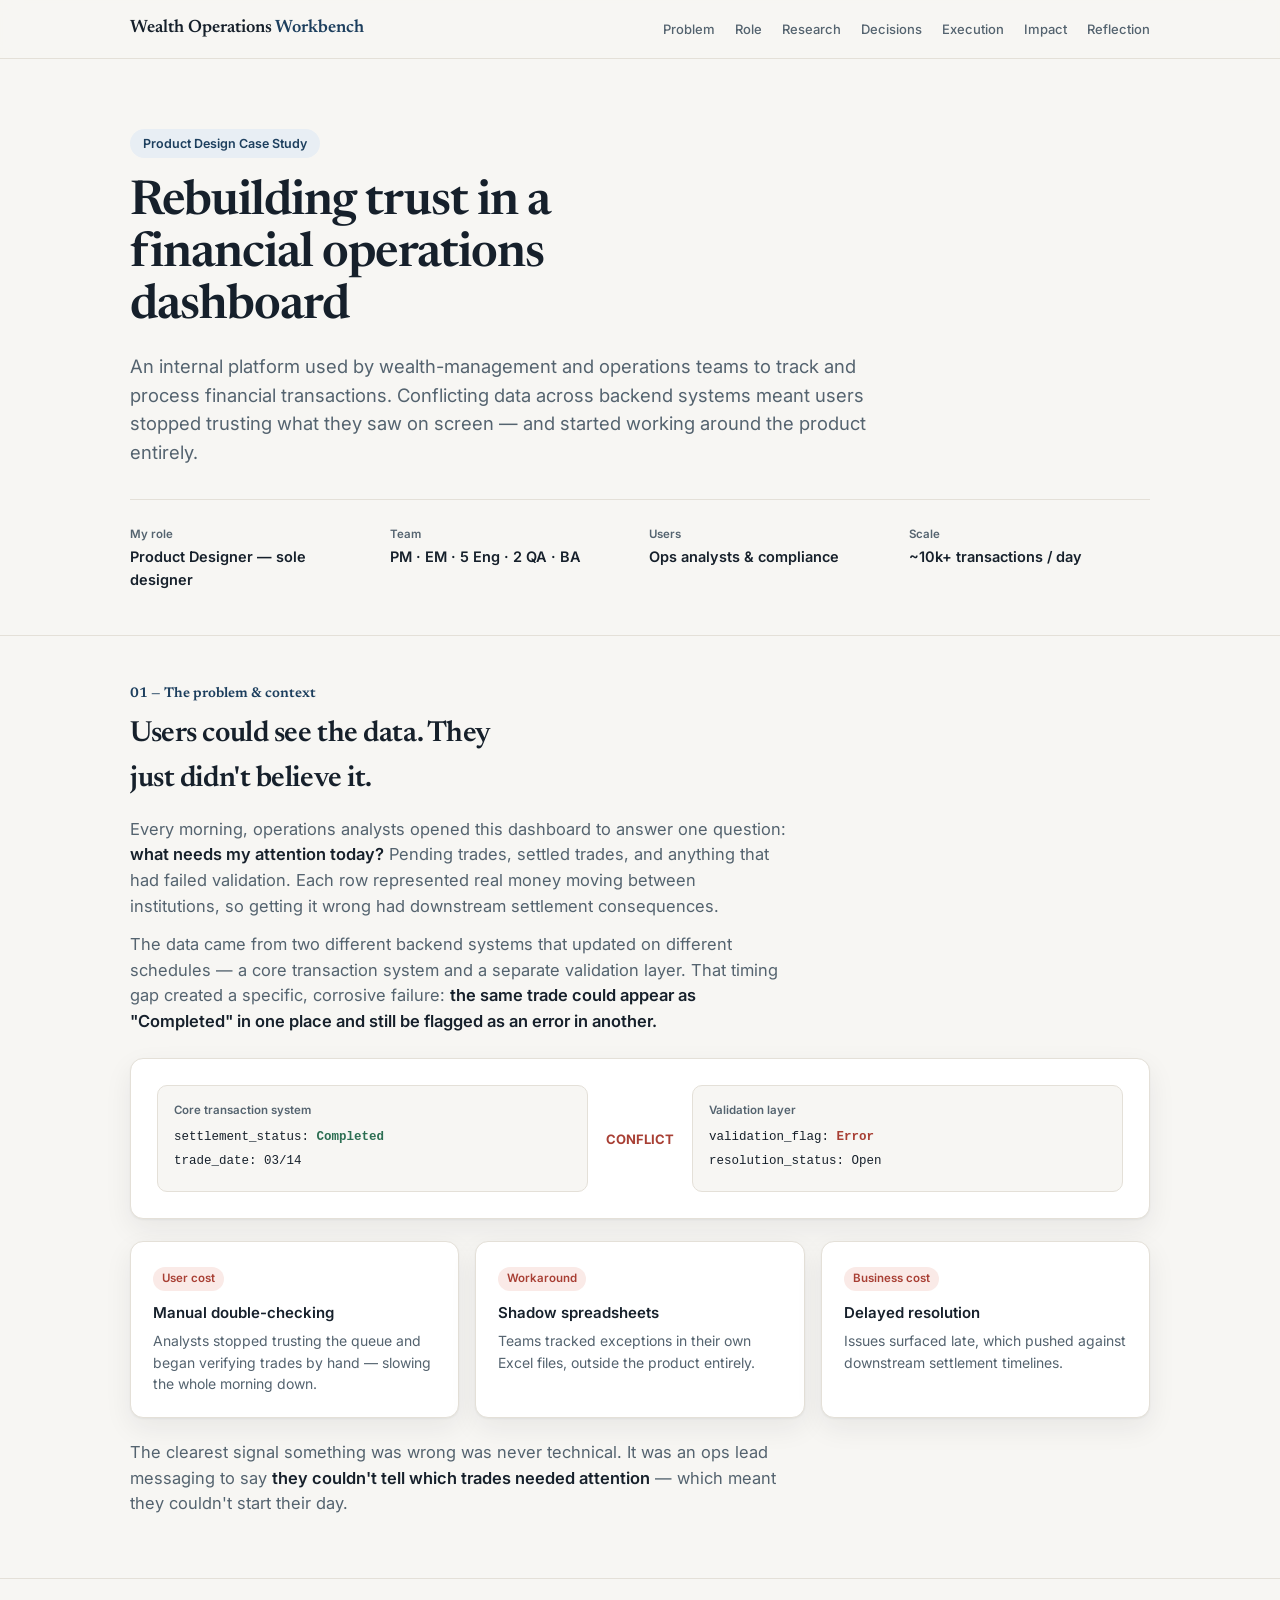
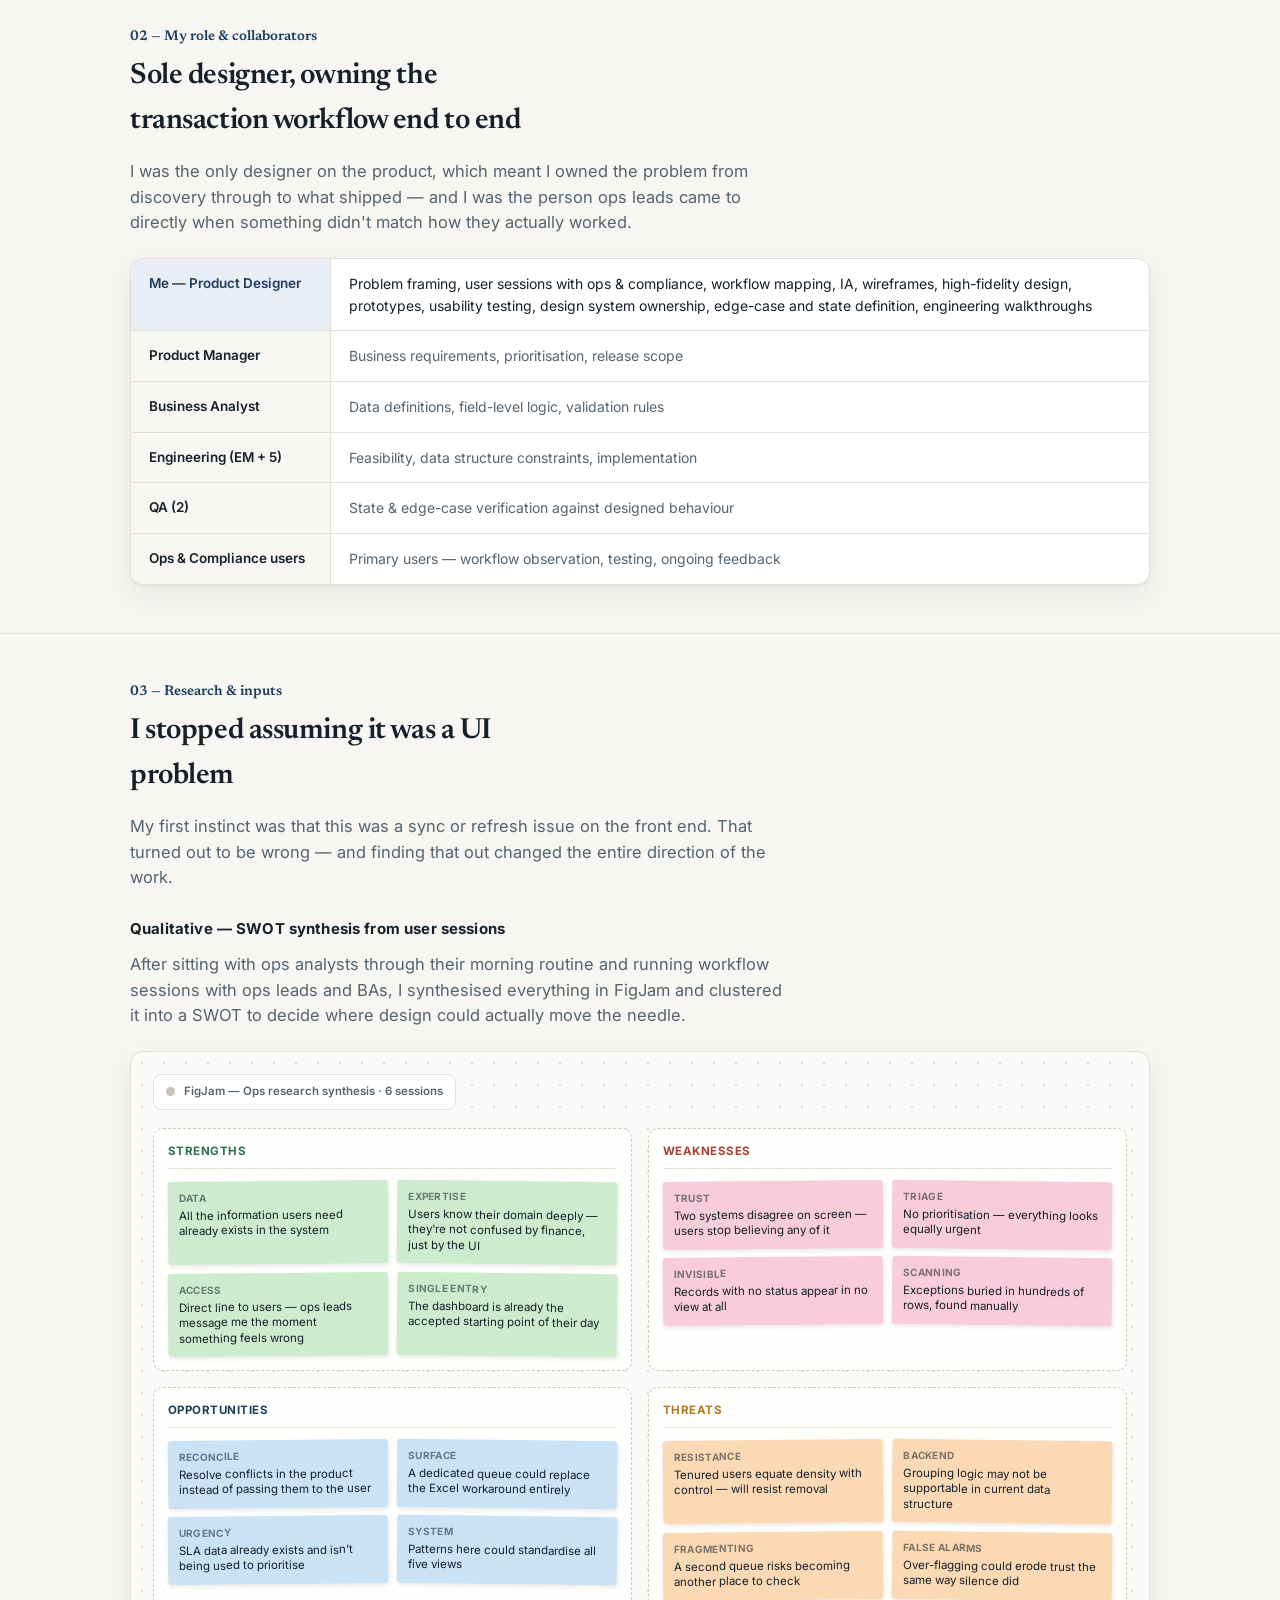
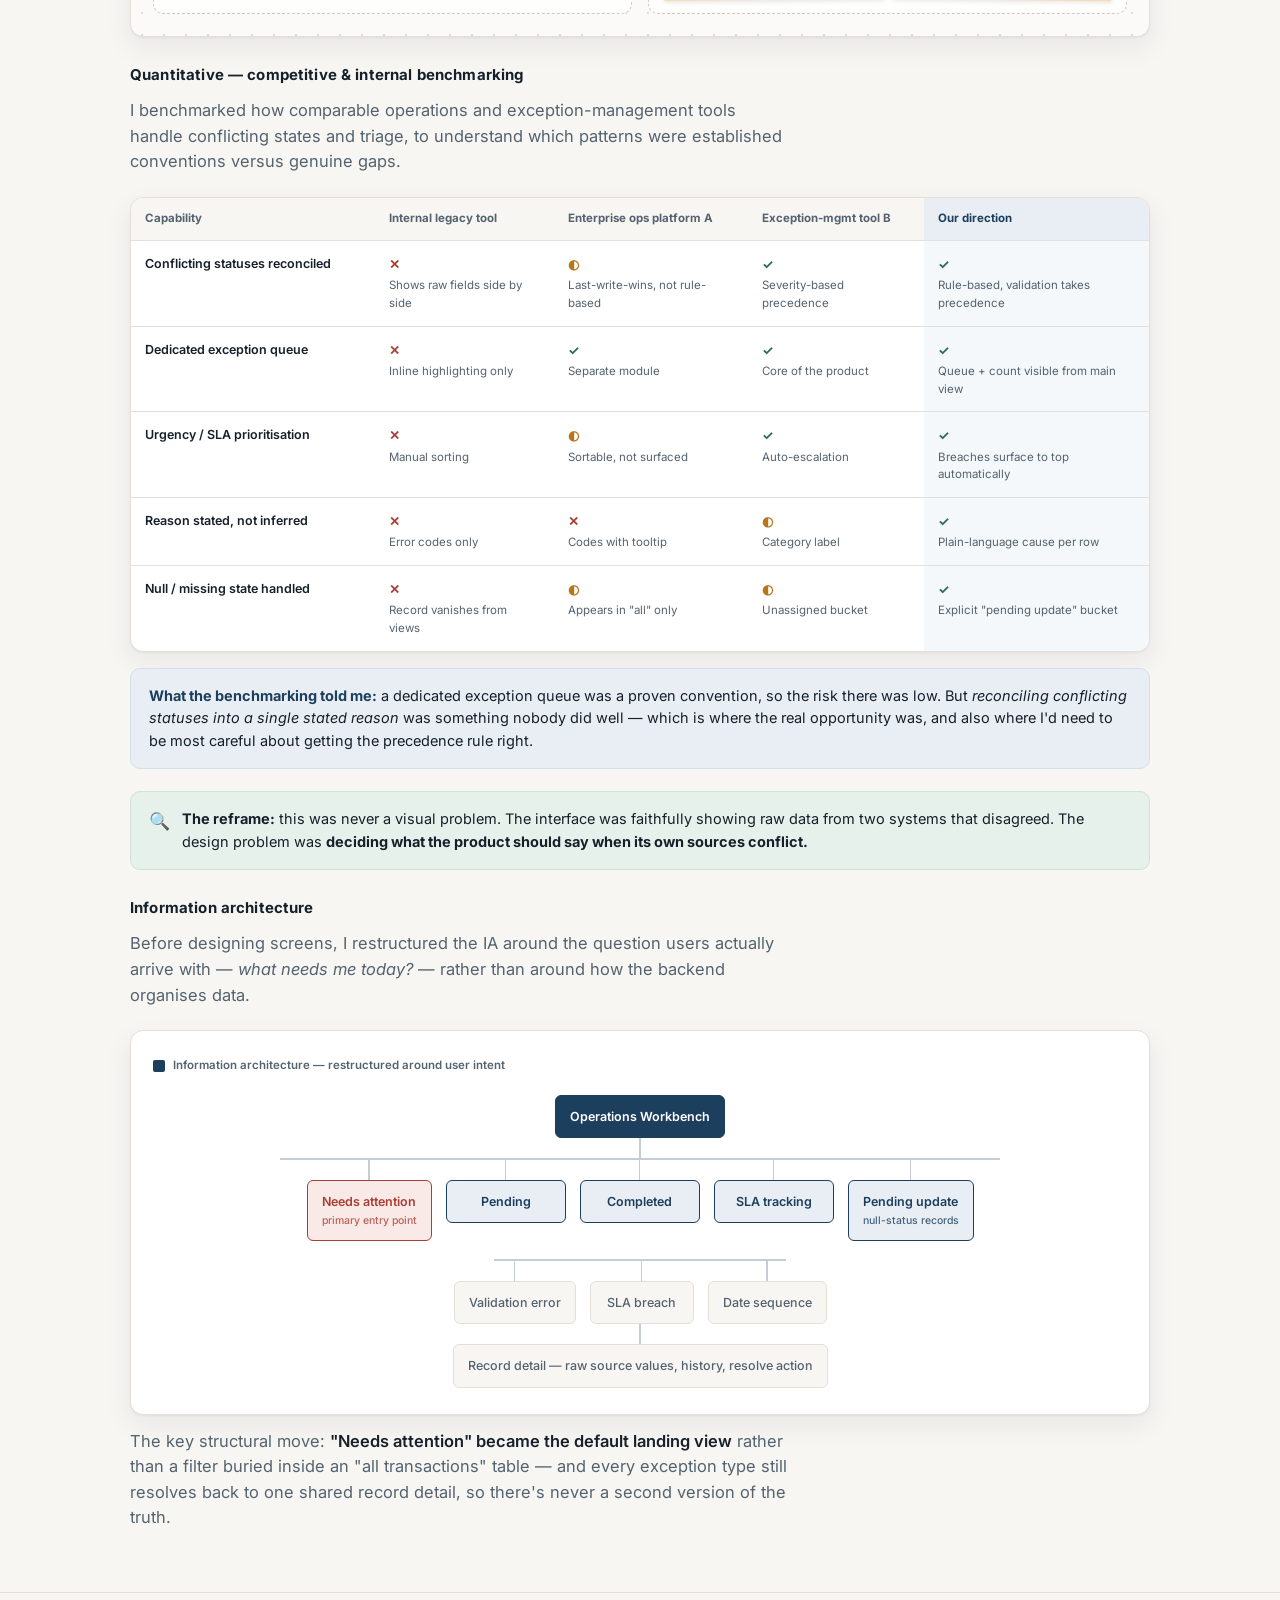
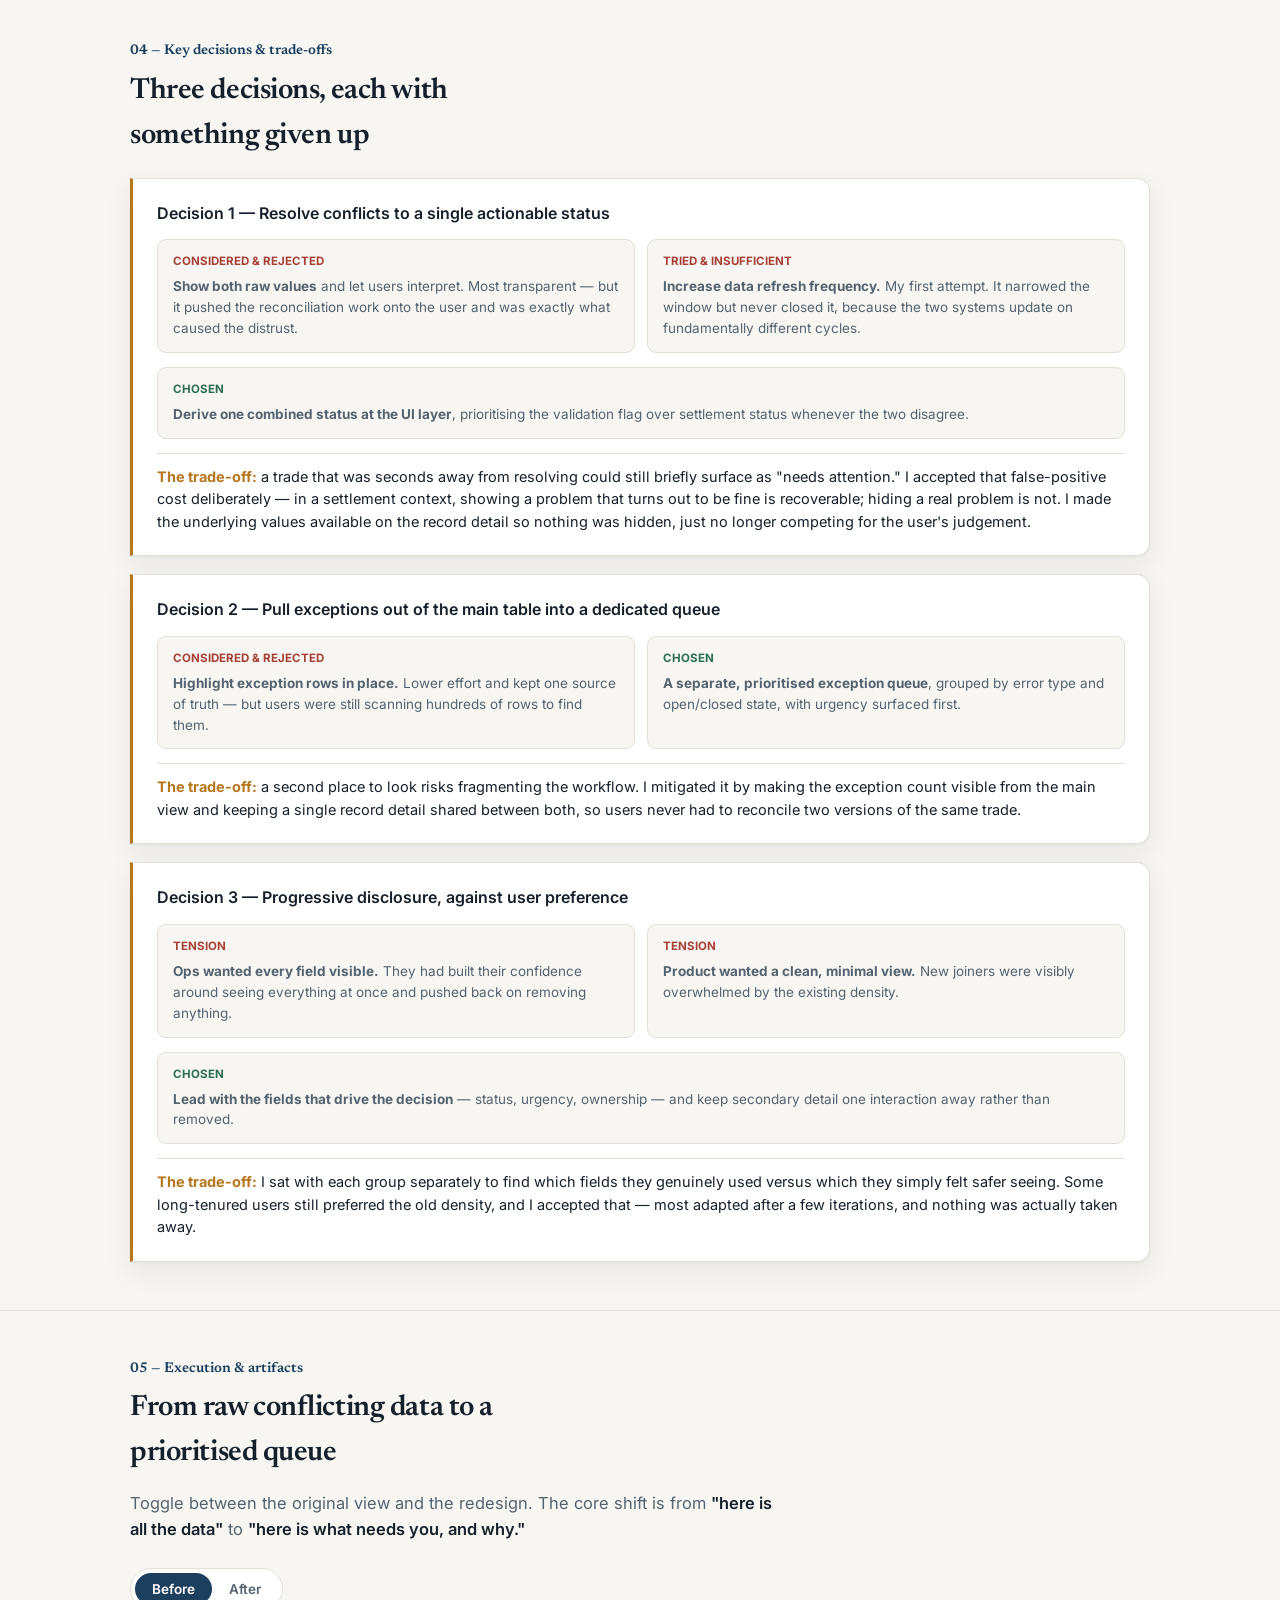
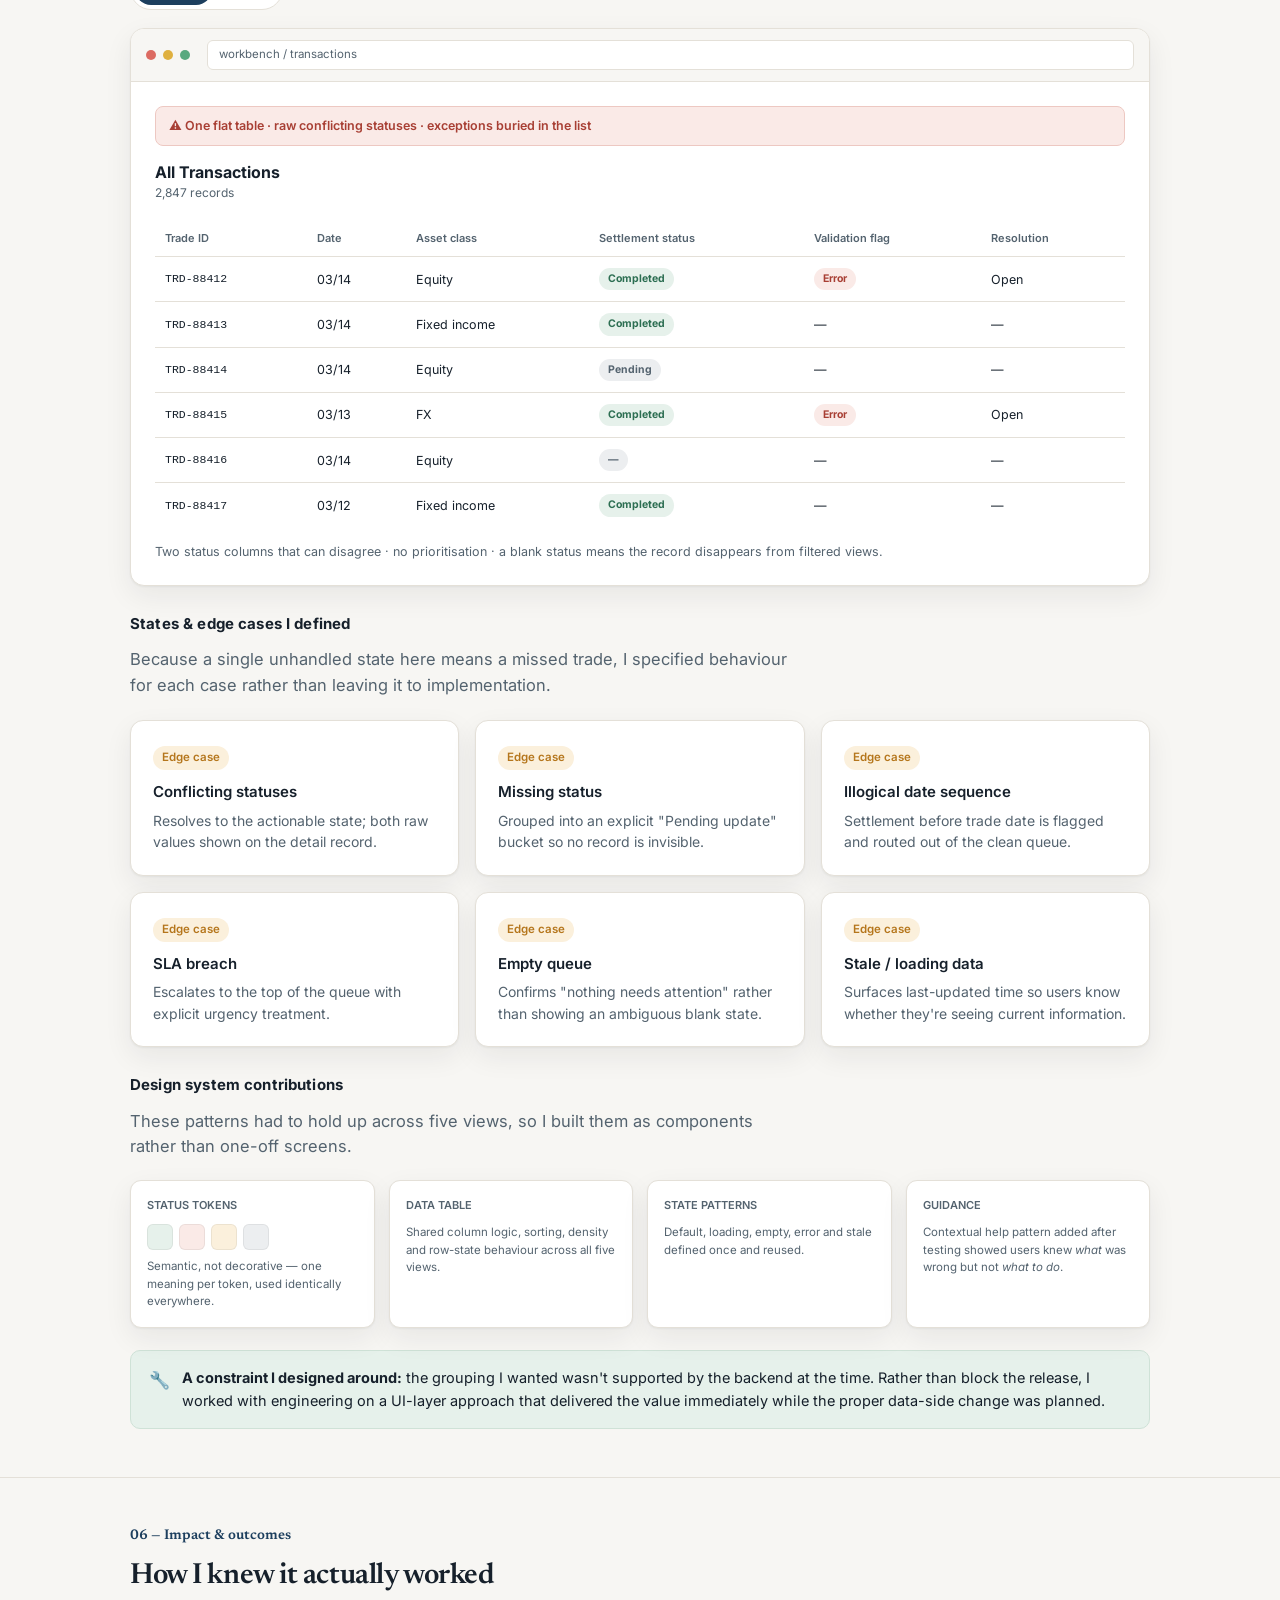
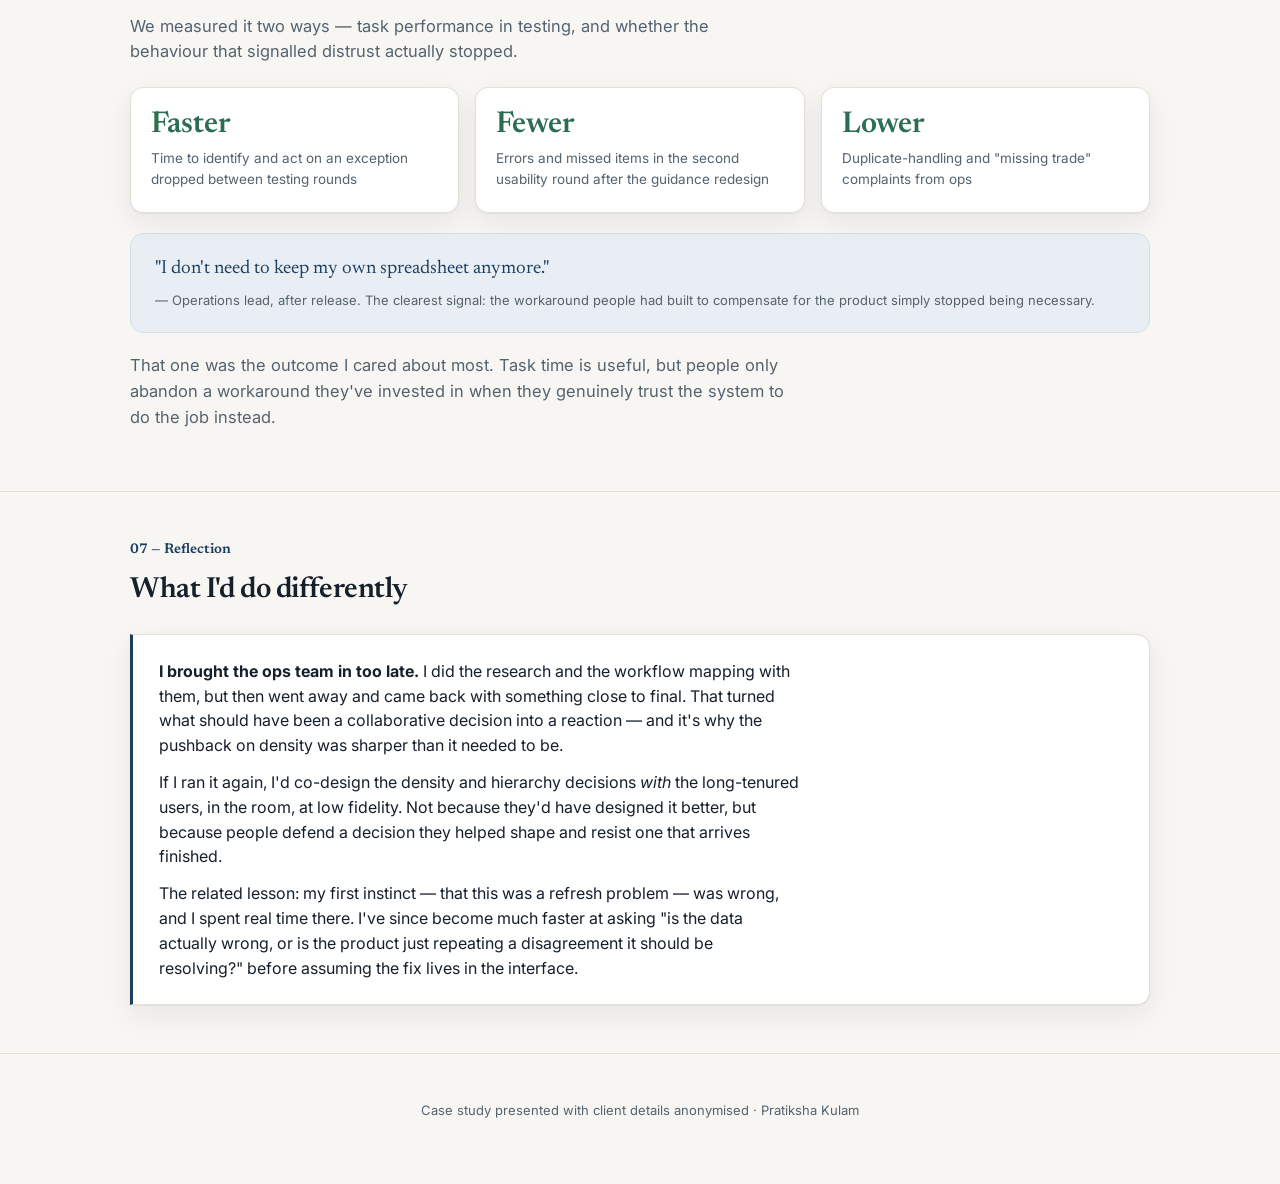
<file: Wealth_Operations_Workbench_Case_Study.html>
<!DOCTYPE html>
<html lang="en">
<head>
<meta charset="UTF-8">
<meta name="viewport" content="width=device-width,initial-scale=1">
<title>Wealth Operations Workbench — Case Study</title>
<link rel="preconnect" href="https://fonts.googleapis.com">
<link rel="preconnect" href="https://fonts.gstatic.com" crossorigin>
<link href="https://fonts.googleapis.com/css2?family=Newsreader:opsz,wght@6..72,400;6..72,500;6..72,600&family=Inter:wght@400;500;600;700&display=swap" rel="stylesheet">
<style>
:root{
  --ink:#16202b; --soft:#54636f; --bg:#f7f6f3; --card:#fff; --line:#e4e0d8;
  --navy:#1d3f5e; --navy-soft:#e8eef4;
  --amber:#b5761c; --amber-soft:#fbf0dc;
  --red:#a83f34; --red-soft:#faeae7;
  --green:#2c6e52; --green-soft:#e6f1eb;
  --r:13px; --sh:0 1px 2px rgba(22,32,43,.05),0 10px 28px rgba(22,32,43,.07);
}
*{box-sizing:border-box;margin:0;padding:0}
body{font-family:'Inter',sans-serif;background:var(--bg);color:var(--ink);line-height:1.55;-webkit-font-smoothing:antialiased}
.wrap{max-width:1080px;margin:0 auto;padding:0 30px}

/* nav */
.nav{position:sticky;top:0;z-index:60;background:rgba(247,246,243,.93);backdrop-filter:blur(10px);border-bottom:1px solid var(--line)}
.nav .wrap{display:flex;align-items:center;justify-content:space-between;height:58px}
.logo{font-family:'Newsreader',serif;font-size:18px;font-weight:600}
.logo i{color:var(--navy);font-style:normal}
.nlinks{display:flex;gap:20px;font-size:13px;font-weight:500}
.nlinks a{color:var(--soft);text-decoration:none;cursor:pointer}
.nlinks a:hover{color:var(--navy)}

/* hero */
.hero{padding:70px 0 44px}
.pill{display:inline-block;font-size:12.5px;font-weight:600;color:var(--navy);background:var(--navy-soft);padding:5px 13px;border-radius:99px;margin-bottom:20px}
h1{font-family:'Newsreader',serif;font-weight:600;font-size:clamp(32px,4.6vw,48px);line-height:1.08;letter-spacing:-.02em;max-width:19ch;margin-bottom:18px}
.lead{font-size:18.5px;color:var(--soft);max-width:66ch}
.metas{display:grid;grid-template-columns:repeat(4,1fr);gap:18px;margin-top:32px;padding-top:26px;border-top:1px solid var(--line)}
.metas .k{font-size:11.5px;font-weight:600;color:var(--soft);margin-bottom:3px}
.metas .v{font-size:14.5px;font-weight:600}

/* sections */
section{padding:48px 0;border-top:1px solid var(--line)}
.num{font-family:'Newsreader',serif;font-size:14px;color:var(--navy);font-weight:600;margin-bottom:7px}
h2{font-family:'Newsreader',serif;font-weight:600;font-size:29px;letter-spacing:-.015em;margin-bottom:14px;max-width:24ch}
p.body{font-size:16.5px;color:var(--soft);max-width:66ch;margin-bottom:13px}
p.body strong{color:var(--ink);font-weight:600}
h3.sub{font-size:15px;font-weight:700;margin:26px 0 12px;letter-spacing:.01em}

/* generic cards */
.grid2{display:grid;grid-template-columns:repeat(2,1fr);gap:16px;margin-top:22px}
.grid3{display:grid;grid-template-columns:repeat(3,1fr);gap:16px;margin-top:22px}
.card{background:var(--card);border:1px solid var(--line);border-radius:var(--r);padding:22px;box-shadow:var(--sh)}
.card h4{font-size:15px;font-weight:600;margin-bottom:6px}
.card p{font-size:14px;color:var(--soft)}
.tag{display:inline-block;font-size:11.5px;font-weight:600;padding:3px 9px;border-radius:99px;margin-bottom:10px}
.t-red{color:var(--red);background:var(--red-soft)}
.t-amber{color:var(--amber);background:var(--amber-soft)}
.t-green{color:var(--green);background:var(--green-soft)}
.t-navy{color:var(--navy);background:var(--navy-soft)}

/* the conflict visual */
.conflict{display:grid;grid-template-columns:1fr auto 1fr;gap:18px;align-items:center;margin-top:24px;background:var(--card);border:1px solid var(--line);border-radius:var(--r);padding:26px;box-shadow:var(--sh)}
.sysbox{border:1px solid var(--line);border-radius:10px;padding:16px;background:var(--bg)}
.sysbox .sysname{font-size:11.5px;font-weight:600;color:var(--soft);margin-bottom:8px}
.sysbox .field{font-family:ui-monospace,monospace;font-size:12.5px;color:var(--ink);margin-bottom:4px}
.sysbox .val{font-weight:700}
.val.ok{color:var(--green)} .val.bad{color:var(--red)}
.vs{font-size:13px;font-weight:700;color:var(--red);text-align:center}
.resolve{margin-top:18px;background:var(--green-soft);border:1px solid #cfe2d7;border-radius:10px;padding:16px 18px;display:flex;gap:12px;align-items:flex-start}
.resolve .ic{font-size:17px}
.resolve p{font-size:14.5px;color:var(--ink)}

/* roles table */
.roles{margin-top:22px;background:var(--card);border:1px solid var(--line);border-radius:var(--r);overflow:hidden;box-shadow:var(--sh)}
.rrow{display:grid;grid-template-columns:200px 1fr;border-bottom:1px solid var(--line)}
.rrow:last-child{border-bottom:none}
.rrow .who{padding:14px 18px;font-size:13.5px;font-weight:600;background:var(--bg);border-right:1px solid var(--line)}
.rrow .what{padding:14px 18px;font-size:14px;color:var(--soft)}
.rrow.mine .who{background:var(--navy-soft);color:var(--navy)}
.rrow.mine .what{color:var(--ink)}

/* tradeoff blocks */
.tradeoff{margin-top:18px;background:var(--card);border:1px solid var(--line);border-left:3px solid var(--amber);border-radius:0 var(--r) var(--r) 0;padding:22px 24px;box-shadow:var(--sh)}
.tradeoff h4{font-size:16px;font-weight:600;margin-bottom:10px}
.opts{display:grid;grid-template-columns:repeat(2,1fr);gap:12px;margin:14px 0}
.opt{border:1px solid var(--line);border-radius:9px;padding:13px 15px;background:var(--bg)}
.opt .lab{font-size:11.5px;font-weight:700;margin-bottom:5px}
.opt.rejected .lab{color:var(--red)} .opt.chosen .lab{color:var(--green)}
.opt p{font-size:13.5px;color:var(--soft)}
.tradeoff .why{font-size:14.5px;color:var(--ink);padding-top:12px;border-top:1px solid var(--line)}
.tradeoff .why b{color:var(--amber)}

/* demo */
.controls{display:flex;gap:12px;flex-wrap:wrap;margin:26px 0 8px}
.seg{display:inline-flex;background:var(--card);border:1px solid var(--line);border-radius:99px;padding:4px}
.seg button{border:none;background:none;font-family:inherit;font-size:13.5px;font-weight:600;color:var(--soft);padding:8px 17px;border-radius:99px;cursor:pointer}
.seg button.on{background:var(--navy);color:#fff}
.screen{background:var(--card);border:1px solid var(--line);border-radius:14px;box-shadow:var(--sh);overflow:hidden;margin-top:18px}
.sbar{display:flex;align-items:center;gap:7px;padding:11px 15px;border-bottom:1px solid var(--line);background:var(--bg)}
.dot{width:10px;height:10px;border-radius:50%}
.d1{background:#dc6b62}.d2{background:#dfb03f}.d3{background:#58a97f}
.surl{margin-left:10px;flex:1;background:var(--card);border:1px solid var(--line);border-radius:6px;font-size:11.5px;color:var(--soft);padding:5px 11px}
.sbody{padding:24px}

/* app ui */
.apphead{display:flex;justify-content:space-between;align-items:center;margin-bottom:18px}
.apptitle{font-size:16px;font-weight:700}
.appsub{font-size:12px;color:var(--soft)}
.tabs{display:flex;gap:4px;border-bottom:1px solid var(--line);margin-bottom:18px}
.tab{font-size:12.5px;font-weight:600;color:var(--soft);padding:9px 14px;border-bottom:2px solid transparent;cursor:default}
.tab.on{color:var(--navy);border-bottom-color:var(--navy)}
.tab .cnt{background:var(--red);color:#fff;font-size:10px;border-radius:99px;padding:1px 6px;margin-left:5px}
table{width:100%;border-collapse:collapse;font-size:12.5px}
th{text-align:left;font-size:11px;font-weight:600;color:var(--soft);padding:9px 10px;border-bottom:1px solid var(--line);white-space:nowrap}
td{padding:11px 10px;border-bottom:1px solid var(--line);color:var(--ink)}
tr:last-child td{border-bottom:none}
.badge{display:inline-block;font-size:10.5px;font-weight:700;padding:3px 9px;border-radius:99px}
.b-ok{background:var(--green-soft);color:var(--green)}
.b-err{background:var(--red-soft);color:var(--red)}
.b-warn{background:var(--amber-soft);color:var(--amber)}
.b-pend{background:#eceef0;color:var(--soft)}
.mono{font-family:ui-monospace,monospace;font-size:11.5px}
.rowflag{font-size:10.5px;color:var(--red);font-weight:600;margin-top:2px}
.act{font-size:11.5px;font-weight:600;color:var(--navy);cursor:default}
.messy{background:var(--red-soft);border:1px solid #edc8c2;color:var(--red);font-size:12.5px;font-weight:600;padding:9px 13px;border-radius:8px;margin-bottom:14px}
.good{background:var(--green-soft);border:1px solid #cfe2d7;color:var(--green);font-size:12.5px;font-weight:600;padding:9px 13px;border-radius:8px;margin-bottom:14px}
.prio{display:flex;gap:8px;margin-bottom:14px;flex-wrap:wrap}
.pchip{font-size:11.5px;font-weight:600;padding:6px 12px;border-radius:8px;border:1px solid var(--line);background:var(--bg);color:var(--soft)}
.pchip.hot{background:var(--red-soft);border-color:#edc8c2;color:var(--red)}

/* design system strip */
.dsgrid{display:grid;grid-template-columns:repeat(4,1fr);gap:14px;margin-top:20px}
.dscard{background:var(--card);border:1px solid var(--line);border-radius:11px;padding:16px;box-shadow:var(--sh)}
.dscard .dslab{font-size:11px;font-weight:600;color:var(--soft);margin-bottom:10px}
.swatches{display:flex;gap:6px;margin-bottom:8px}
.sw{width:26px;height:26px;border-radius:6px;border:1px solid rgba(0,0,0,.06)}
.dsnote{font-size:11.5px;color:var(--soft)}

/* outcomes */
.ocs{display:grid;grid-template-columns:repeat(3,1fr);gap:16px;margin-top:22px}
.oc{background:var(--card);border:1px solid var(--line);border-radius:var(--r);padding:22px 20px;box-shadow:var(--sh)}
.oc .n{font-family:'Newsreader',serif;font-size:30px;font-weight:600;color:var(--green);line-height:1;margin-bottom:8px}
.oc .l{font-size:13.5px;color:var(--soft)}
.signal{margin-top:20px;background:var(--navy-soft);border:1px solid #d3e0ea;border-radius:var(--r);padding:22px 24px}
.signal .q{font-family:'Newsreader',serif;font-size:19px;color:var(--navy);line-height:1.4;margin-bottom:8px}
.signal .attr{font-size:13px;color:var(--soft)}

/* reflection */
.reflect{background:var(--card);border:1px solid var(--line);border-left:3px solid var(--navy);border-radius:0 var(--r) var(--r) 0;padding:24px 26px;margin-top:20px;box-shadow:var(--sh)}
.reflect p{font-size:16px;color:var(--ink);max-width:64ch}
.reflect p + p{margin-top:12px}

/* ---- COMPETITIVE ANALYSIS ---- */
.comp{margin-top:22px;background:var(--card);border:1px solid var(--line);border-radius:var(--r);overflow:hidden;box-shadow:var(--sh)}
.comp table{width:100%;border-collapse:collapse;font-size:13px}
.comp th{background:var(--bg);font-size:11.5px;font-weight:700;color:var(--soft);padding:12px 14px;border-bottom:1px solid var(--line);text-align:left}
.comp th.usc{background:var(--navy-soft);color:var(--navy)}
.comp td{padding:13px 14px;border-bottom:1px solid var(--line);vertical-align:top}
.comp td.usc{background:#f4f8fb}
.comp tr:last-child td{border-bottom:none}
.comp .crit{font-weight:600;color:var(--ink);font-size:12.5px}
.yes{color:var(--green);font-weight:700}
.no{color:var(--red);font-weight:700}
.part{color:var(--amber);font-weight:700}
.comp .note{font-size:11.5px;color:var(--soft);display:block;margin-top:3px}
.takeaway{margin-top:16px;background:var(--navy-soft);border:1px solid #d3e0ea;border-radius:10px;padding:16px 18px;font-size:14.5px}
.takeaway b{color:var(--navy)}

/* ---- SWOT / FIGJAM STICKIES ---- */
.figjam{margin-top:22px;background:#fbfaf8;border:1px solid var(--line);border-radius:var(--r);padding:22px;box-shadow:var(--sh);
  background-image:radial-gradient(circle,#dfdbd2 1px,transparent 1px);background-size:22px 22px}
.fj-bar{display:flex;align-items:center;gap:9px;margin-bottom:18px;background:var(--card);border:1px solid var(--line);border-radius:8px;padding:8px 12px;width:fit-content}
.fj-bar .fdot{width:9px;height:9px;border-radius:50%;background:#c9c4b9}
.fj-bar span{font-size:11.5px;font-weight:600;color:var(--soft)}
.swot{display:grid;grid-template-columns:1fr 1fr;gap:16px}
.quad{background:rgba(255,255,255,.75);border:1px dashed #cfc9bd;border-radius:10px;padding:14px}
.quad .qh{font-size:11.5px;font-weight:700;letter-spacing:.04em;margin-bottom:12px;padding-bottom:7px;border-bottom:1px solid var(--line)}
.q-s .qh{color:var(--green)} .q-w .qh{color:var(--red)}
.q-o .qh{color:var(--navy)} .q-t .qh{color:var(--amber)}
.notes{display:flex;flex-wrap:wrap;gap:9px}
.sticky{font-size:11.5px;line-height:1.35;padding:10px 11px;border-radius:3px;width:calc(50% - 5px);min-height:64px;
  box-shadow:1px 2px 4px rgba(0,0,0,.09);transform:rotate(-.5deg)}
.sticky:nth-child(even){transform:rotate(.7deg)}
.st-y{background:#fdf0b8}.st-p{background:#f8ccd8}.st-b{background:#c9e2f5}.st-g{background:#cdeccd}.st-o{background:#fbd9b5}
.sticky b{display:block;font-size:10px;text-transform:uppercase;letter-spacing:.03em;opacity:.55;margin-bottom:3px}

/* ---- IA / LUCIDCHART ---- */
.ia{margin-top:22px;background:var(--card);border:1px solid var(--line);border-radius:var(--r);padding:26px 22px;box-shadow:var(--sh);overflow-x:auto}
.ia-head{display:flex;align-items:center;gap:8px;margin-bottom:20px;font-size:11.5px;font-weight:600;color:var(--soft)}
.ia-head .sq{width:12px;height:12px;border-radius:2px;background:var(--navy)}
.ia-tree{min-width:840px}
.lvl{display:flex;justify-content:center;gap:14px;margin-bottom:0}
.node{border:1.5px solid var(--navy);background:var(--navy-soft);color:var(--navy);border-radius:6px;padding:11px 14px;font-size:12.5px;font-weight:600;text-align:center;min-width:120px}
.node.root{background:var(--navy);color:#fff}
.node.leaf{border-color:var(--line);background:var(--bg);color:var(--soft);font-weight:500;min-width:104px}
.node.hot{border-color:var(--red);background:var(--red-soft);color:var(--red)}
.node .sn{display:block;font-size:10.5px;font-weight:500;opacity:.8;margin-top:2px}
.connv{height:20px;width:1.5px;background:#c3cdd6;margin:0 auto}
.connh{height:1.5px;background:#c3cdd6;margin:0 auto}
.branchrow{display:flex;justify-content:center;align-items:flex-start;gap:14px}
.branch{display:flex;flex-direction:column;align-items:center}

/* ---- DASHBOARD STATS ---- */
.kpis{display:grid;grid-template-columns:repeat(4,1fr);gap:11px;margin-bottom:18px}
.kpi{border:1px solid var(--line);border-radius:9px;padding:13px 14px;background:var(--bg)}
.kpi .kl{font-size:10.5px;font-weight:600;color:var(--soft);margin-bottom:5px}
.kpi .kv{font-size:22px;font-weight:700;line-height:1;font-family:'Newsreader',serif}
.kpi .kd{font-size:10.5px;margin-top:4px;font-weight:600}
.kd.up{color:var(--green)}.kd.dn{color:var(--red)}
.kpi.alert{background:var(--red-soft);border-color:#edc8c2}
.kpi.alert .kv{color:var(--red)}
.charts{display:grid;grid-template-columns:1.4fr 1fr;gap:12px;margin-bottom:18px}
.chartbox{border:1px solid var(--line);border-radius:9px;padding:14px;background:var(--bg)}
.chartbox .ct{font-size:11px;font-weight:600;color:var(--soft);margin-bottom:12px}
.bars{display:flex;align-items:flex-end;gap:7px;height:78px}
.bar{flex:1;background:var(--navy);border-radius:3px 3px 0 0;position:relative;min-height:6px}
.bar.r{background:var(--red)}
.bar span{position:absolute;bottom:-16px;left:0;right:0;text-align:center;font-size:9.5px;color:var(--soft)}
.donutwrap{display:flex;align-items:center;gap:14px}
.donut{width:78px;height:78px;border-radius:50%;flex-shrink:0;
  background:conic-gradient(var(--red) 0 22%, var(--amber) 22% 34%, var(--green) 34% 100%)}
.donut-in{width:44px;height:44px;background:var(--bg);border-radius:50%;margin:17px auto}
.leg{font-size:11px;color:var(--soft)}
.leg div{display:flex;align-items:center;gap:6px;margin-bottom:5px}
.leg i{width:9px;height:9px;border-radius:2px;display:inline-block;font-style:normal}

footer{padding:46px 0 64px;border-top:1px solid var(--line);text-align:center}
footer p{font-size:13px;color:var(--soft)}

@media(max-width:820px){
  .grid2,.grid3,.opts,.ocs,.dsgrid,.metas{grid-template-columns:1fr}
  .conflict{grid-template-columns:1fr}
  .rrow{grid-template-columns:1fr}
  .nlinks{display:none}
}
</style>
</head>
<body>

<div class="nav"><div class="wrap">
  <div class="logo">Wealth Operations <i>Workbench</i></div>
  <nav class="nlinks">
    <a onclick="go('problem')">Problem</a><a onclick="go('role')">Role</a><a onclick="go('research')">Research</a>
    <a onclick="go('decisions')">Decisions</a><a onclick="go('execution')">Execution</a><a onclick="go('impact')">Impact</a><a onclick="go('reflection')">Reflection</a>
  </nav>
</div></div>

<header class="hero"><div class="wrap">
  <span class="pill">Product Design Case Study</span>
  <h1>Rebuilding trust in a financial operations dashboard</h1>
  <p class="lead">An internal platform used by wealth-management and operations teams to track and process financial transactions. Conflicting data across backend systems meant users stopped trusting what they saw on screen — and started working around the product entirely.</p>
  <div class="metas">
    <div><div class="k">My role</div><div class="v">Product Designer — sole designer</div></div>
    <div><div class="k">Team</div><div class="v">PM · EM · 5 Eng · 2 QA · BA</div></div>
    <div><div class="k">Users</div><div class="v">Ops analysts &amp; compliance</div></div>
    <div><div class="k">Scale</div><div class="v">~10k+ transactions / day</div></div>
  </div>
</div></header>

<!-- 1. PROBLEM -->
<section id="problem"><div class="wrap">
  <div class="num">01 — The problem &amp; context</div>
  <h2>Users could see the data. They just didn't believe it.</h2>
  <p class="body">Every morning, operations analysts opened this dashboard to answer one question: <strong>what needs my attention today?</strong> Pending trades, settled trades, and anything that had failed validation. Each row represented real money moving between institutions, so getting it wrong had downstream settlement consequences.</p>
  <p class="body">The data came from two different backend systems that updated on different schedules — a core transaction system and a separate validation layer. That timing gap created a specific, corrosive failure: <strong>the same trade could appear as "Completed" in one place and still be flagged as an error in another.</strong></p>

  <div class="conflict">
    <div class="sysbox">
      <div class="sysname">Core transaction system</div>
      <div class="field">settlement_status: <span class="val ok">Completed</span></div>
      <div class="field">trade_date: 03/14</div>
    </div>
    <div class="vs">CONFLICT</div>
    <div class="sysbox">
      <div class="sysname">Validation layer</div>
      <div class="field">validation_flag: <span class="val bad">Error</span></div>
      <div class="field">resolution_status: Open</div>
    </div>
  </div>

  <div class="grid3">
    <div class="card"><span class="tag t-red">User cost</span><h4>Manual double-checking</h4><p>Analysts stopped trusting the queue and began verifying trades by hand — slowing the whole morning down.</p></div>
    <div class="card"><span class="tag t-red">Workaround</span><h4>Shadow spreadsheets</h4><p>Teams tracked exceptions in their own Excel files, outside the product entirely.</p></div>
    <div class="card"><span class="tag t-red">Business cost</span><h4>Delayed resolution</h4><p>Issues surfaced late, which pushed against downstream settlement timelines.</p></div>
  </div>

  <p class="body" style="margin-top:22px">The clearest signal something was wrong was never technical. It was an ops lead messaging to say <strong>they couldn't tell which trades needed attention</strong> — which meant they couldn't start their day.</p>
</div></section>

<!-- 2. ROLE -->
<section id="role"><div class="wrap">
  <div class="num">02 — My role &amp; collaborators</div>
  <h2>Sole designer, owning the transaction workflow end to end</h2>
  <p class="body">I was the only designer on the product, which meant I owned the problem from discovery through to what shipped — and I was the person ops leads came to directly when something didn't match how they actually worked.</p>
  <div class="roles">
    <div class="rrow mine"><div class="who">Me — Product Designer</div><div class="what">Problem framing, user sessions with ops &amp; compliance, workflow mapping, IA, wireframes, high-fidelity design, prototypes, usability testing, design system ownership, edge-case and state definition, engineering walkthroughs</div></div>
    <div class="rrow"><div class="who">Product Manager</div><div class="what">Business requirements, prioritisation, release scope</div></div>
    <div class="rrow"><div class="who">Business Analyst</div><div class="what">Data definitions, field-level logic, validation rules</div></div>
    <div class="rrow"><div class="who">Engineering (EM + 5)</div><div class="what">Feasibility, data structure constraints, implementation</div></div>
    <div class="rrow"><div class="who">QA (2)</div><div class="what">State &amp; edge-case verification against designed behaviour</div></div>
    <div class="rrow"><div class="who">Ops &amp; Compliance users</div><div class="what">Primary users — workflow observation, testing, ongoing feedback</div></div>
  </div>
</div></section>

<!-- 3. RESEARCH -->
<section id="research"><div class="wrap">
  <div class="num">03 — Research &amp; inputs</div>
  <h2>I stopped assuming it was a UI problem</h2>
  <p class="body">My first instinct was that this was a sync or refresh issue on the front end. That turned out to be wrong — and finding that out changed the entire direction of the work.</p>

  <h3 class="sub">Qualitative — SWOT synthesis from user sessions</h3>
  <p class="body">After sitting with ops analysts through their morning routine and running workflow sessions with ops leads and BAs, I synthesised everything in FigJam and clustered it into a SWOT to decide where design could actually move the needle.</p>

  <div class="figjam">
    <div class="fj-bar"><span class="fdot"></span><span>FigJam — Ops research synthesis · 6 sessions</span></div>
    <div class="swot">
      <div class="quad q-s"><div class="qh">STRENGTHS</div><div class="notes">
        <div class="sticky st-g"><b>Data</b>All the information users need already exists in the system</div>
        <div class="sticky st-g"><b>Expertise</b>Users know their domain deeply — they're not confused by finance, just by the UI</div>
        <div class="sticky st-g"><b>Access</b>Direct line to users — ops leads message me the moment something feels wrong</div>
        <div class="sticky st-g"><b>Single entry</b>The dashboard is already the accepted starting point of their day</div>
      </div></div>
      <div class="quad q-w"><div class="qh">WEAKNESSES</div><div class="notes">
        <div class="sticky st-p"><b>Trust</b>Two systems disagree on screen — users stop believing any of it</div>
        <div class="sticky st-p"><b>Triage</b>No prioritisation — everything looks equally urgent</div>
        <div class="sticky st-p"><b>Invisible</b>Records with no status appear in no view at all</div>
        <div class="sticky st-p"><b>Scanning</b>Exceptions buried in hundreds of rows, found manually</div>
      </div></div>
      <div class="quad q-o"><div class="qh">OPPORTUNITIES</div><div class="notes">
        <div class="sticky st-b"><b>Reconcile</b>Resolve conflicts in the product instead of passing them to the user</div>
        <div class="sticky st-b"><b>Surface</b>A dedicated queue could replace the Excel workaround entirely</div>
        <div class="sticky st-b"><b>Urgency</b>SLA data already exists and isn't being used to prioritise</div>
        <div class="sticky st-b"><b>System</b>Patterns here could standardise all five views</div>
      </div></div>
      <div class="quad q-t"><div class="qh">THREATS</div><div class="notes">
        <div class="sticky st-o"><b>Resistance</b>Tenured users equate density with control — will resist removal</div>
        <div class="sticky st-o"><b>Backend</b>Grouping logic may not be supportable in current data structure</div>
        <div class="sticky st-o"><b>Fragmenting</b>A second queue risks becoming another place to check</div>
        <div class="sticky st-o"><b>False alarms</b>Over-flagging could erode trust the same way silence did</div>
      </div></div>
    </div>
  </div>

  <h3 class="sub">Quantitative — competitive &amp; internal benchmarking</h3>
  <p class="body">I benchmarked how comparable operations and exception-management tools handle conflicting states and triage, to understand which patterns were established conventions versus genuine gaps.</p>

  <div class="comp"><table>
    <tr><th style="width:24%">Capability</th><th>Internal legacy tool</th><th>Enterprise ops platform A</th><th>Exception-mgmt tool B</th><th class="usc">Our direction</th></tr>
    <tr><td class="crit">Conflicting statuses reconciled</td>
      <td><span class="no">✕</span><span class="note">Shows raw fields side by side</span></td>
      <td><span class="part">◐</span><span class="note">Last-write-wins, not rule-based</span></td>
      <td><span class="yes">✓</span><span class="note">Severity-based precedence</span></td>
      <td class="usc"><span class="yes">✓</span><span class="note">Rule-based, validation takes precedence</span></td></tr>
    <tr><td class="crit">Dedicated exception queue</td>
      <td><span class="no">✕</span><span class="note">Inline highlighting only</span></td>
      <td><span class="yes">✓</span><span class="note">Separate module</span></td>
      <td><span class="yes">✓</span><span class="note">Core of the product</span></td>
      <td class="usc"><span class="yes">✓</span><span class="note">Queue + count visible from main view</span></td></tr>
    <tr><td class="crit">Urgency / SLA prioritisation</td>
      <td><span class="no">✕</span><span class="note">Manual sorting</span></td>
      <td><span class="part">◐</span><span class="note">Sortable, not surfaced</span></td>
      <td><span class="yes">✓</span><span class="note">Auto-escalation</span></td>
      <td class="usc"><span class="yes">✓</span><span class="note">Breaches surface to top automatically</span></td></tr>
    <tr><td class="crit">Reason stated, not inferred</td>
      <td><span class="no">✕</span><span class="note">Error codes only</span></td>
      <td><span class="no">✕</span><span class="note">Codes with tooltip</span></td>
      <td><span class="part">◐</span><span class="note">Category label</span></td>
      <td class="usc"><span class="yes">✓</span><span class="note">Plain-language cause per row</span></td></tr>
    <tr><td class="crit">Null / missing state handled</td>
      <td><span class="no">✕</span><span class="note">Record vanishes from views</span></td>
      <td><span class="part">◐</span><span class="note">Appears in "all" only</span></td>
      <td><span class="part">◐</span><span class="note">Unassigned bucket</span></td>
      <td class="usc"><span class="yes">✓</span><span class="note">Explicit "pending update" bucket</span></td></tr>
  </table></div>
  <div class="takeaway"><b>What the benchmarking told me:</b> a dedicated exception queue was a proven convention, so the risk there was low. But <em>reconciling conflicting statuses into a single stated reason</em> was something nobody did well — which is where the real opportunity was, and also where I'd need to be most careful about getting the precedence rule right.</div>

  <div class="resolve" style="margin-top:22px">
    <span class="ic">🔍</span>
    <p><strong>The reframe:</strong> this was never a visual problem. The interface was faithfully showing raw data from two systems that disagreed. The design problem was <strong>deciding what the product should say when its own sources conflict.</strong></p>
  </div>

  <h3 class="sub">Information architecture</h3>
  <p class="body">Before designing screens, I restructured the IA around the question users actually arrive with — <em>what needs me today?</em> — rather than around how the backend organises data.</p>

  <div class="ia">
    <div class="ia-head"><span class="sq"></span>Information architecture — restructured around user intent</div>
    <div class="ia-tree">
      <div class="lvl"><div class="node root">Operations Workbench</div></div>
      <div class="connv"></div>
      <div class="connh" style="width:74%"></div>
      <div class="branchrow" style="margin-top:0">
        <div class="branch"><div class="connv"></div><div class="node hot">Needs attention<span class="sn">primary entry point</span></div></div>
        <div class="branch"><div class="connv"></div><div class="node">Pending</div></div>
        <div class="branch"><div class="connv"></div><div class="node">Completed</div></div>
        <div class="branch"><div class="connv"></div><div class="node">SLA tracking</div></div>
        <div class="branch"><div class="connv"></div><div class="node">Pending update<span class="sn">null-status records</span></div></div>
      </div>
      <div class="connh" style="width:30%;margin-top:18px"></div>
      <div class="branchrow">
        <div class="branch"><div class="connv"></div><div class="node leaf">Validation error</div></div>
        <div class="branch"><div class="connv"></div><div class="node leaf">SLA breach</div></div>
        <div class="branch"><div class="connv"></div><div class="node leaf">Date sequence</div></div>
      </div>
      <div class="connv"></div>
      <div class="lvl"><div class="node leaf" style="min-width:200px">Record detail — raw source values, history, resolve action</div></div>
    </div>
  </div>
  <p class="body" style="margin-top:14px">The key structural move: <strong>"Needs attention" became the default landing view</strong> rather than a filter buried inside an "all transactions" table — and every exception type still resolves back to one shared record detail, so there's never a second version of the truth.</p>
</div></section>

<!-- 4. DECISIONS -->
<section id="decisions"><div class="wrap">
  <div class="num">04 — Key decisions &amp; trade-offs</div>
  <h2>Three decisions, each with something given up</h2>

  <div class="tradeoff">
    <h4>Decision 1 — Resolve conflicts to a single actionable status</h4>
    <div class="opts">
      <div class="opt rejected"><div class="lab">CONSIDERED &amp; REJECTED</div><p><b>Show both raw values</b> and let users interpret. Most transparent — but it pushed the reconciliation work onto the user and was exactly what caused the distrust.</p></div>
      <div class="opt rejected"><div class="lab">TRIED &amp; INSUFFICIENT</div><p><b>Increase data refresh frequency.</b> My first attempt. It narrowed the window but never closed it, because the two systems update on fundamentally different cycles.</p></div>
    </div>
    <div class="opt chosen"><div class="lab">CHOSEN</div><p><b>Derive one combined status at the UI layer</b>, prioritising the validation flag over settlement status whenever the two disagree.</p></div>
    <p class="why" style="margin-top:14px"><b>The trade-off:</b> a trade that was seconds away from resolving could still briefly surface as "needs attention." I accepted that false-positive cost deliberately — in a settlement context, showing a problem that turns out to be fine is recoverable; hiding a real problem is not. I made the underlying values available on the record detail so nothing was hidden, just no longer competing for the user's judgement.</p>
  </div>

  <div class="tradeoff">
    <h4>Decision 2 — Pull exceptions out of the main table into a dedicated queue</h4>
    <div class="opts">
      <div class="opt rejected"><div class="lab">CONSIDERED &amp; REJECTED</div><p><b>Highlight exception rows in place.</b> Lower effort and kept one source of truth — but users were still scanning hundreds of rows to find them.</p></div>
      <div class="opt chosen"><div class="lab">CHOSEN</div><p><b>A separate, prioritised exception queue</b>, grouped by error type and open/closed state, with urgency surfaced first.</p></div>
    </div>
    <p class="why"><b>The trade-off:</b> a second place to look risks fragmenting the workflow. I mitigated it by making the exception count visible from the main view and keeping a single record detail shared between both, so users never had to reconcile two versions of the same trade.</p>
  </div>

  <div class="tradeoff">
    <h4>Decision 3 — Progressive disclosure, against user preference</h4>
    <div class="opts">
      <div class="opt rejected"><div class="lab">TENSION</div><p><b>Ops wanted every field visible.</b> They had built their confidence around seeing everything at once and pushed back on removing anything.</p></div>
      <div class="opt rejected"><div class="lab">TENSION</div><p><b>Product wanted a clean, minimal view.</b> New joiners were visibly overwhelmed by the existing density.</p></div>
    </div>
    <div class="opt chosen"><div class="lab">CHOSEN</div><p><b>Lead with the fields that drive the decision</b> — status, urgency, ownership — and keep secondary detail one interaction away rather than removed.</p></div>
    <p class="why" style="margin-top:14px"><b>The trade-off:</b> I sat with each group separately to find which fields they genuinely used versus which they simply felt safer seeing. Some long-tenured users still preferred the old density, and I accepted that — most adapted after a few iterations, and nothing was actually taken away.</p>
  </div>
</div></section>

<!-- 5. EXECUTION -->
<section id="execution"><div class="wrap">
  <div class="num">05 — Execution &amp; artifacts</div>
  <h2>From raw conflicting data to a prioritised queue</h2>
  <p class="body">Toggle between the original view and the redesign. The core shift is from <strong>"here is all the data"</strong> to <strong>"here is what needs you, and why."</strong></p>

  <div class="controls">
    <div class="seg">
      <button id="bB" class="on" onclick="setV('before')">Before</button>
      <button id="bA" onclick="setV('after')">After</button>
    </div>
  </div>

  <div class="screen">
    <div class="sbar"><span class="dot d1"></span><span class="dot d2"></span><span class="dot d3"></span><div class="surl">workbench / transactions</div></div>
    <div class="sbody" id="demo"></div>
  </div>

  <h3 class="sub">States &amp; edge cases I defined</h3>
  <p class="body">Because a single unhandled state here means a missed trade, I specified behaviour for each case rather than leaving it to implementation.</p>
  <div class="grid3">
    <div class="card"><span class="tag t-amber">Edge case</span><h4>Conflicting statuses</h4><p>Resolves to the actionable state; both raw values shown on the detail record.</p></div>
    <div class="card"><span class="tag t-amber">Edge case</span><h4>Missing status</h4><p>Grouped into an explicit "Pending update" bucket so no record is invisible.</p></div>
    <div class="card"><span class="tag t-amber">Edge case</span><h4>Illogical date sequence</h4><p>Settlement before trade date is flagged and routed out of the clean queue.</p></div>
    <div class="card"><span class="tag t-amber">Edge case</span><h4>SLA breach</h4><p>Escalates to the top of the queue with explicit urgency treatment.</p></div>
    <div class="card"><span class="tag t-amber">Edge case</span><h4>Empty queue</h4><p>Confirms "nothing needs attention" rather than showing an ambiguous blank state.</p></div>
    <div class="card"><span class="tag t-amber">Edge case</span><h4>Stale / loading data</h4><p>Surfaces last-updated time so users know whether they're seeing current information.</p></div>
  </div>

  <h3 class="sub">Design system contributions</h3>
  <p class="body">These patterns had to hold up across five views, so I built them as components rather than one-off screens.</p>
  <div class="dsgrid">
    <div class="dscard"><div class="dslab">STATUS TOKENS</div>
      <div class="swatches"><div class="sw" style="background:#e6f1eb"></div><div class="sw" style="background:#faeae7"></div><div class="sw" style="background:#fbf0dc"></div><div class="sw" style="background:#eceef0"></div></div>
      <div class="dsnote">Semantic, not decorative — one meaning per token, used identically everywhere.</div></div>
    <div class="dscard"><div class="dslab">DATA TABLE</div><div class="dsnote">Shared column logic, sorting, density and row-state behaviour across all five views.</div></div>
    <div class="dscard"><div class="dslab">STATE PATTERNS</div><div class="dsnote">Default, loading, empty, error and stale defined once and reused.</div></div>
    <div class="dscard"><div class="dslab">GUIDANCE</div><div class="dsnote">Contextual help pattern added after testing showed users knew <em>what</em> was wrong but not <em>what to do</em>.</div></div>
  </div>

  <div class="resolve" style="margin-top:22px"><span class="ic">🔧</span><p><strong>A constraint I designed around:</strong> the grouping I wanted wasn't supported by the backend at the time. Rather than block the release, I worked with engineering on a UI-layer approach that delivered the value immediately while the proper data-side change was planned.</p></div>
</div></section>

<!-- 6. IMPACT -->
<section id="impact"><div class="wrap">
  <div class="num">06 — Impact &amp; outcomes</div>
  <h2>How I knew it actually worked</h2>
  <p class="body">We measured it two ways — task performance in testing, and whether the behaviour that signalled distrust actually stopped.</p>
  <div class="ocs">
    <div class="oc"><div class="n">Faster</div><div class="l">Time to identify and act on an exception dropped between testing rounds</div></div>
    <div class="oc"><div class="n">Fewer</div><div class="l">Errors and missed items in the second usability round after the guidance redesign</div></div>
    <div class="oc"><div class="n">Lower</div><div class="l">Duplicate-handling and "missing trade" complaints from ops</div></div>
  </div>
  <div class="signal">
    <div class="q">"I don't need to keep my own spreadsheet anymore."</div>
    <div class="attr">— Operations lead, after release. The clearest signal: the workaround people had built to compensate for the product simply stopped being necessary.</div>
  </div>
  <p class="body" style="margin-top:20px">That one was the outcome I cared about most. Task time is useful, but people only abandon a workaround they've invested in when they genuinely trust the system to do the job instead.</p>
</div></section>

<!-- 7. REFLECTION -->
<section id="reflection"><div class="wrap">
  <div class="num">07 — Reflection</div>
  <h2>What I'd do differently</h2>
  <div class="reflect">
    <p><strong>I brought the ops team in too late.</strong> I did the research and the workflow mapping with them, but then went away and came back with something close to final. That turned what should have been a collaborative decision into a reaction — and it's why the pushback on density was sharper than it needed to be.</p>
    <p>If I ran it again, I'd co-design the density and hierarchy decisions <em>with</em> the long-tenured users, in the room, at low fidelity. Not because they'd have designed it better, but because people defend a decision they helped shape and resist one that arrives finished.</p>
    <p>The related lesson: my first instinct — that this was a refresh problem — was wrong, and I spent real time there. I've since become much faster at asking "is the data actually wrong, or is the product just repeating a disagreement it should be resolving?" before assuming the fix lives in the interface.</p>
  </div>
</div></section>

<footer><div class="wrap"><p>Case study presented with client details anonymised · Pratiksha Kulam</p></div></footer>

<script>
function go(id){document.getElementById(id).scrollIntoView({behavior:'smooth'})}
let v='before';
function setV(x){v=x;
  document.getElementById('bB').classList.toggle('on',x==='before');
  document.getElementById('bA').classList.toggle('on',x==='after');
  r();}

function before(){return `
<div class="messy">⚠ One flat table · raw conflicting statuses · exceptions buried in the list</div>
<div class="apphead"><div><div class="apptitle">All Transactions</div><div class="appsub">2,847 records</div></div></div>
<table>
<tr><th>Trade ID</th><th>Date</th><th>Asset class</th><th>Settlement status</th><th>Validation flag</th><th>Resolution</th></tr>
<tr><td class="mono">TRD-88412</td><td>03/14</td><td>Equity</td><td><span class="badge b-ok">Completed</span></td><td><span class="badge b-err">Error</span></td><td>Open</td></tr>
<tr><td class="mono">TRD-88413</td><td>03/14</td><td>Fixed income</td><td><span class="badge b-ok">Completed</span></td><td>—</td><td>—</td></tr>
<tr><td class="mono">TRD-88414</td><td>03/14</td><td>Equity</td><td><span class="badge b-pend">Pending</span></td><td>—</td><td>—</td></tr>
<tr><td class="mono">TRD-88415</td><td>03/13</td><td>FX</td><td><span class="badge b-ok">Completed</span></td><td><span class="badge b-err">Error</span></td><td>Open</td></tr>
<tr><td class="mono">TRD-88416</td><td>03/14</td><td>Equity</td><td><span class="badge b-pend">—</span></td><td>—</td><td>—</td></tr>
<tr><td class="mono">TRD-88417</td><td>03/12</td><td>Fixed income</td><td><span class="badge b-ok">Completed</span></td><td>—</td><td>—</td></tr>
</table>
<p style="font-size:12.5px;color:var(--soft);margin-top:14px">Two status columns that can disagree · no prioritisation · a blank status means the record disappears from filtered views.</p>`}

function after(){return `
<div class="good">✓ One resolved status · exceptions in a prioritised queue · urgency surfaced first</div>
<div class="apphead"><div><div class="apptitle">Transactions</div><div class="appsub">Updated 2 min ago · 2,847 records today</div></div></div>

<div class="kpis">
  <div class="kpi alert"><div class="kl">NEEDS ATTENTION</div><div class="kv">12</div><div class="kd dn">3 breaching SLA</div></div>
  <div class="kpi"><div class="kl">PENDING SETTLEMENT</div><div class="kv">284</div><div class="kd">on track</div></div>
  <div class="kpi"><div class="kl">SETTLED TODAY</div><div class="kv">2,539</div><div class="kd up">↑ 4% vs yesterday</div></div>
  <div class="kpi"><div class="kl">AVG RESOLUTION</div><div class="kv">1.4h</div><div class="kd up">↓ from 3.2h</div></div>
</div>

<div class="charts">
  <div class="chartbox"><div class="ct">EXCEPTIONS BY HOUR — TODAY</div>
    <div class="bars">
      <div class="bar" style="height:28%"><span>08</span></div>
      <div class="bar" style="height:52%"><span>09</span></div>
      <div class="bar r" style="height:88%"><span>10</span></div>
      <div class="bar" style="height:46%"><span>11</span></div>
      <div class="bar" style="height:34%"><span>12</span></div>
      <div class="bar" style="height:22%"><span>13</span></div>
      <div class="bar" style="height:40%"><span>14</span></div>
      <div class="bar" style="height:16%"><span>15</span></div>
    </div>
  </div>
  <div class="chartbox"><div class="ct">EXCEPTION TYPES</div>
    <div class="donutwrap">
      <div class="donut"><div class="donut-in"></div></div>
      <div class="leg">
        <div><i style="background:#a83f34"></i> SLA breach · 3</div>
        <div><i style="background:#b5761c"></i> Date sequence · 2</div>
        <div><i style="background:#2c6e52"></i> Validation · 7</div>
      </div>
    </div>
  </div>
</div>

<div class="tabs">
  <div class="tab on">Needs attention <span class="cnt">12</span></div>
  <div class="tab">Pending</div><div class="tab">Completed</div><div class="tab">SLA tracking</div><div class="tab">Pending update</div>
</div>
<div class="prio"><span class="pchip hot">SLA breach · 3</span><span class="pchip">Validation error · 7</span><span class="pchip">Date sequence · 2</span></div>
<table>
<tr><th>Trade ID</th><th>Status</th><th>Why</th><th>Age</th><th></th></tr>
<tr><td class="mono">TRD-88415</td><td><span class="badge b-err">Needs attention</span><div class="rowflag">SLA breach</div></td><td>Validation error — open, settlement reported complete</td><td>2d</td><td class="act">Resolve →</td></tr>
<tr><td class="mono">TRD-88412</td><td><span class="badge b-err">Needs attention</span></td><td>Validation error — open</td><td>4h</td><td class="act">Resolve →</td></tr>
<tr><td class="mono">TRD-88419</td><td><span class="badge b-warn">Review</span></td><td>Settlement date precedes trade date</td><td>4h</td><td class="act">Review →</td></tr>
<tr><td class="mono">TRD-88416</td><td><span class="badge b-pend">Pending update</span></td><td>No status received from source system</td><td>1h</td><td class="act">View →</td></tr>
</table>
<p style="font-size:12.5px;color:var(--soft);margin-top:14px">One resolved status per row · the reason is stated, not inferred · raw source values remain on the record detail.</p>`}

function r(){document.getElementById('demo').innerHTML = v==='before'?before():after()}
r();
</script>
</body>
</html>
</file>
<file: motion.css>
/* motion.css — shared animation + interaction layer (used on every page with motion.js).
   Everything here is progressive: without JS or with reduced motion, content is fully visible. */

:root {
  --m-accent: #A4472A;
  --m-ease: cubic-bezier(.2, .7, .1, 1);
}

/* ── Scroll progress ── */
.m-progress { position: fixed; inset: 0 0 auto 0; height: 3px; z-index: 300; pointer-events: none; }
.m-progress span { display: block; height: 100%; width: 100%; background: var(--project, var(--m-accent)); transform-origin: 0 50%; transform: scaleX(0); }

/* ── Custom cursor (fine pointers only; added by JS) ── */
.m-cursor, .m-cursor-dot { position: fixed; top: 0; left: 0; pointer-events: none; z-index: 400; border-radius: 50%; will-change: transform; }
.m-cursor-dot { width: 6px; height: 6px; margin: -3px 0 0 -3px; background: var(--project, var(--m-accent)); }
.m-cursor { width: 36px; height: 36px; margin: -18px 0 0 -18px; border: 1px solid color-mix(in srgb, var(--project, var(--m-accent)) 60%, transparent);
  display: flex; align-items: center; justify-content: center;
  transition: width .35s var(--m-ease), height .35s var(--m-ease), margin .35s var(--m-ease), background .35s, border-color .35s, opacity .3s; }
.m-cursor b { font: 600 11px/1 "Helvetica Neue", Helvetica, Arial, sans-serif; letter-spacing: .06em; color: #fff; opacity: 0; transition: opacity .2s; text-transform: uppercase; white-space: nowrap; }
.m-cursor.is-link { width: 56px; height: 56px; margin: -28px 0 0 -28px; background: color-mix(in srgb, var(--project, var(--m-accent)) 12%, transparent); }
.m-cursor.is-label { width: 84px; height: 84px; margin: -42px 0 0 -42px; background: var(--project, var(--m-accent)); border-color: transparent; }
.m-cursor.is-label b { opacity: 1; }
.m-cursor.is-hidden, .m-cursor-dot.is-hidden { opacity: 0; }
html.m-has-cursor, html.m-has-cursor a, html.m-has-cursor button { cursor: none; }
html.m-has-cursor input, html.m-has-cursor textarea { cursor: auto; }

/* ── Reveal primitives ── */
.m-js [data-reveal] { opacity: 0; transform: translateY(28px); transition: opacity .9s var(--m-ease), transform .9s var(--m-ease); transition-delay: var(--d, 0s); }
.m-js [data-reveal="fade"] { transform: none; }
.m-js [data-reveal="left"] { transform: translateX(-36px); }
.m-js [data-reveal="scale"] { transform: scale(.94); }
.m-js [data-reveal="clip"] { opacity: 1; transform: none; clip-path: inset(18% 8% 18% 8% round 14px); transition: clip-path 1.3s var(--m-ease); }
.m-js [data-reveal].in { opacity: 1; transform: none; }
.m-js [data-reveal="clip"].in { clip-path: inset(0 0 0 0 round 6px); }

/* split-word headlines */
.m-word { display: inline-block; overflow: hidden; vertical-align: top; padding-bottom: .08em; margin-bottom: -.08em; }
.m-word > span { display: inline-block; transform: translateY(105%); transition: transform 1s var(--m-ease); transition-delay: calc(var(--i) * 55ms); }
.in .m-word > span, .m-word.in > span { transform: none; }

/* highlight sweep */
mark.sweep { background: linear-gradient(transparent 58%, color-mix(in srgb, var(--project, var(--m-accent)) 26%, transparent) 58%) no-repeat 0 0 / 0% 100%; color: inherit; transition: background-size 1.2s var(--m-ease) .2s; padding: 0 2px; }
mark.sweep.in, .in mark.sweep { background-size: 100% 100%; }

/* animated bars: style="--v: 0.6" */
.m-bar { transform-origin: 0 50%; transform: scaleX(0); transition: transform 1.2s var(--m-ease); transition-delay: var(--d, 0s); }
.in .m-bar, .m-bar.in { transform: scaleX(var(--v, 1)); }
.m-bar-y { transform-origin: 50% 100%; transform: scaleY(0); transition: transform 1.1s var(--m-ease); transition-delay: var(--d, 0s); }
.in .m-bar-y, .m-bar-y.in { transform: scaleY(var(--v, 1)); }

/* tilt + magnetic need smooth return */
[data-tilt] { transform-style: preserve-3d; transition: transform .5s var(--m-ease), box-shadow .5s; will-change: transform; }
[data-tilt].is-tilting { transition: transform .08s linear, box-shadow .3s; }
[data-magnetic] { transition: transform .45s var(--m-ease); will-change: transform; }
[data-magnetic].is-pulling { transition: transform .12s linear; }

/* marquee */
.m-marquee { overflow: hidden; white-space: nowrap; mask-image: linear-gradient(90deg, transparent, #000 8%, #000 92%, transparent); }
.m-marquee__track { display: inline-flex; gap: 48px; animation: m-marquee var(--speed, 40s) linear infinite; }
.m-marquee:hover .m-marquee__track { animation-play-state: paused; }
@keyframes m-marquee { to { transform: translateX(-50%); } }

/* gentle float */
@keyframes m-float { 0%, 100% { transform: translate3d(0, 0, 0) rotate(0); } 50% { transform: translate3d(0, -14px, 0) rotate(3deg); } }

@media (prefers-reduced-motion: reduce) {
  .m-js [data-reveal], .m-js [data-reveal="clip"] { opacity: 1; transform: none; clip-path: none; transition: none; }
  .m-word > span { transform: none; transition: none; }
  mark.sweep { background-size: 100% 100%; transition: none; }
  .m-bar { transform: scaleX(var(--v, 1)); transition: none; }
  .m-bar-y { transform: scaleY(var(--v, 1)); transition: none; }
  .m-marquee__track { animation: none; }
  .m-progress { display: none; }
}
</file>
<file: home.css>
/* home.css — landing page design system
   Warm off-white, near-black ink, one cobalt accent, heavy geometric headlines,
   a handwritten accent used sparingly. */

:root {
  --bg: #F1F0EC;
  --bg-2: #E8E6E0;
  --surface: #FFFFFF;
  --ink: #151515;
  --muted: #5C5B57;
  --subtle: #8C8A84;
  --line: #DAD8D1;
  --accent: #2D3EB8;
  --accent-soft: #E3E6F7;
  --dot: #CDCAC2;
  --m-accent: #2D3EB8;
  --display: "Manrope", ui-sans-serif, system-ui, sans-serif;
  --sans: "Instrument Sans", ui-sans-serif, system-ui, sans-serif;
  --hand: "Caveat", "Comic Sans MS", cursive;
  --ease: cubic-bezier(.2, .7, .1, 1);
  --wrap: min(1200px, calc(100% - 80px));
  --radius: 16px;
}

*, *::before, *::after { box-sizing: border-box; }
html { scroll-behavior: smooth; }
body { margin: 0; background-color: var(--bg); background-image: radial-gradient(circle at center, var(--dot) 1.1px, transparent 1.5px); background-size: 24px 24px; background-position: 12px 12px; color: var(--ink); font-family: var(--sans); font-size: 17px; line-height: 1.55; -webkit-font-smoothing: antialiased; overflow-x: hidden; }
img { max-width: 100%; display: block; }
a { color: inherit; text-decoration: none; }
button { font: inherit; color: inherit; background: none; border: 0; cursor: pointer; }
::selection { background: var(--accent); color: #fff; }
:focus-visible { outline: 2px solid var(--accent); outline-offset: 3px; border-radius: 4px; }
.wrap { width: var(--wrap); margin: 0 auto; }
.skip-link { position: absolute; left: -9999px; top: 0; background: var(--ink); color: var(--bg); padding: 10px 16px; z-index: 500; }
.skip-link:focus { left: 16px; top: 16px; }

/* ── type ── */
.h1, .h2, .h3 { font-family: var(--display); font-weight: 800; letter-spacing: -0.03em; margin: 0; color: var(--ink); }
.h1 { font-size: clamp(48px, 6.4vw, 92px); line-height: 1.0; }
.h2 { font-size: clamp(44px, 5.6vw, 80px); line-height: .98; }
.h3 { font-size: clamp(26px, 2.8vw, 38px); line-height: 1.1; font-weight: 700; letter-spacing: -0.025em; }
.blue { color: var(--accent); }
.scribble { font-family: var(--hand); font-size: 26px; line-height: 1.1; color: var(--accent); }
.label { font-size: 12px; letter-spacing: .14em; text-transform: uppercase; color: var(--subtle); font-weight: 600; }
.lead { font-size: 20px; line-height: 1.55; color: var(--muted); }
.lead strong, .row-copy strong { color: var(--ink); font-weight: 600; }

/* ── buttons ── */
.btn { display: inline-flex; align-items: center; gap: 8px; padding: 13px 22px; border-radius: 10px; font-weight: 600; font-size: 16px; border: 1.5px solid var(--ink); transition: transform .25s var(--ease), background .25s, color .25s; }
.btn:hover { transform: translateY(-2px); }
.btn-dark { background: var(--ink); color: var(--bg); }
.btn-dark:hover { background: var(--accent); border-color: var(--accent); }
.btn-line { background: transparent; color: var(--ink); }
.btn-line:hover { background: var(--ink); color: var(--bg); }

/* ── nav ── */
.nav { position: fixed; inset: 0 0 auto 0; z-index: 200; transition: background .3s, box-shadow .3s, transform .35s var(--ease); }
.nav.scrolled { background: color-mix(in srgb, var(--bg) 88%, transparent); backdrop-filter: blur(10px); box-shadow: 0 1px 0 var(--line); }
.nav.hide { transform: translateY(-100%); }
.nav-inner { width: var(--wrap); margin: 0 auto; height: 76px; display: flex; align-items: center; justify-content: space-between; }
.logo { font-family: Georgia, serif; font-size: 36px; font-weight: 700; line-height: 1; color: var(--accent); transition: transform .3s var(--ease); }
.logo:hover { transform: rotate(-6deg); }
.nav-links { display: flex; gap: 30px; list-style: none; margin: 0; padding: 0; font-size: 15px; font-weight: 500; }
.nav-links a { position: relative; padding: 4px 0; }
.nav-links a::after { content: ''; position: absolute; left: 0; right: 0; bottom: -2px; height: 2px; background: var(--accent); transform: scaleX(0); transform-origin: left; transition: transform .3s var(--ease); }
.nav-links a:hover::after { transform: scaleX(1); }
.menu-btn { display: none; font-size: 22px; }

/* ── hero ── */
.hero { padding: 150px 0 90px; }
.hero-grid { display: grid; grid-template-columns: minmax(0, 1.25fr) minmax(0, .85fr); gap: 60px; align-items: center; }
.hero .lead { max-width: 560px; margin: 28px 0 34px; }
.hero-ctas { display: flex; gap: 14px; flex-wrap: wrap; }
.cycle { display: block; color: var(--accent); white-space: nowrap; }
.cycle span { display: inline-block; transition: opacity .35s var(--ease), transform .35s var(--ease); }
.cycle span.out { opacity: 0; transform: translateY(-14px); }
.cycle span.pre { opacity: 0; transform: translateY(14px); transition: none; }
.photo { justify-self: end; position: relative; width: min(400px, 100%); margin-right: 18px; transform-origin: 50% 40%; }
.photo-frame { position: relative; background: #fff; padding: 14px 14px 58px; border-radius: 4px; box-shadow: 0 30px 60px -28px rgba(21,21,21,.35), 0 2px 6px rgba(21,21,21,.06); }
.photo-frame img { width: 100%; aspect-ratio: 4 / 5; object-fit: cover; object-position: center 20%; }
.photo-cap { position: absolute; left: 0; right: 0; bottom: 14px; text-align: center; font-family: var(--hand); font-size: 26px; color: var(--ink); }

/* Figma-style selection around the photo */
.sel { position: absolute; inset: -10px; border: 1.5px solid var(--accent); pointer-events: none; animation: selIn .5s ease .75s both; }
.sel i { position: absolute; width: 10px; height: 10px; background: #fff; border: 1.5px solid var(--accent); animation: handleIn .3s var(--ease) both; }
.sel .tl { top: -6px; left: -6px; animation-delay: 1.05s; }
.sel .tr { top: -6px; right: -6px; animation-delay: 1.12s; }
.sel .bl { bottom: -6px; left: -6px; animation-delay: 1.19s; }
.sel .br { bottom: -6px; right: -6px; animation-delay: 1.26s; }
.sel-tag { position: absolute; left: 50%; top: calc(100% + 12px); transform: translateX(-50%); background: var(--accent); color: #fff; font-size: 12px; font-weight: 600; padding: 4px 10px; border-radius: 5px; white-space: nowrap; animation: tagIn .4s var(--ease) 1.35s both; }

/* multiplayer cursor */
.mp-cursor { position: absolute; right: -34px; top: 34%; display: flex; align-items: flex-start; gap: 2px; pointer-events: none; animation: cursorIn 1s var(--ease) 1.5s both, cursorIdle 6s ease-in-out 3s infinite; }
.mp-cursor svg { filter: drop-shadow(0 2px 3px rgba(21,21,21,.25)); }
.mp-cursor span { margin-top: 20px; background: var(--accent); color: #fff; font-family: var(--hand); font-size: 20px; line-height: 1; padding: 5px 10px 6px; border-radius: 4px 10px 10px 10px; white-space: nowrap; box-shadow: 0 6px 14px -6px rgba(45,62,184,.6); }

@keyframes photoSway { 0%, 100% { transform: rotate(0deg); } 25% { transform: rotate(-2deg); } 75% { transform: rotate(2deg); } }
.photo.swaying { animation: photoSway 2.4s ease-in-out infinite; }
@keyframes selIn { from { opacity: 0; } to { opacity: 1; } }
@keyframes handleIn { from { opacity: 0; transform: scale(0); } to { opacity: 1; transform: none; } }
@keyframes tagIn { from { opacity: 0; transform: translate(-50%, -6px); } to { opacity: 1; transform: translate(-50%, 0); } }
@keyframes cursorIn { from { opacity: 0; transform: translate(140px, 120px); } to { opacity: 1; transform: none; } }
@keyframes cursorIdle { 0%, 100% { transform: none; } 30% { transform: translate(-8px, 10px); } 60% { transform: translate(4px, -6px); } }
.hero-tags { display: flex; flex-wrap: wrap; gap: 8px; margin-top: 40px; }
.tag { font-size: 13px; padding: 6px 12px; border-radius: 999px; border: 1px solid var(--line); color: var(--muted); background: var(--surface); }

/* ── sections ── */
.section { padding: 120px 0; border-top: 1px solid var(--line); }
.sec-head { display: flex; align-items: baseline; flex-wrap: wrap; gap: 6px 22px; margin-bottom: 56px; }

/* ── work rows ── */
.rows { display: grid; gap: 0; }
.row:first-child { padding-top: 0; }
.row { display: grid; grid-template-columns: 1.1fr 1fr; gap: 64px; align-items: center; padding: 64px 0; border-bottom: 1px solid var(--line); }
.row-media { position: relative; border-radius: var(--radius); overflow: hidden; aspect-ratio: 4 / 3; background: var(--bg-2); }
.row-media img { width: 100%; height: 100%; object-fit: cover; transition: transform .9s var(--ease); }
.row:hover .row-media img { transform: scale(1.035); }
.row-badge { position: absolute; top: 16px; left: 16px; background: rgba(255,255,255,.92); color: var(--ink); font-size: 11.5px; font-weight: 600; letter-spacing: .1em; text-transform: uppercase; padding: 6px 11px; border-radius: 999px; }
.row-copy .label { display: block; margin-bottom: 14px; }
.row-copy .h3 { margin-bottom: 16px; }
.row-copy p { margin: 0 0 26px; color: var(--muted); font-size: 18px; line-height: 1.55; max-width: 520px; }
.row-meta { display: flex; gap: 26px; margin: -6px 0 28px; }
.row-meta div b { display: block; font-family: var(--display); font-weight: 800; font-size: 26px; letter-spacing: -0.02em; }
.row-meta div span { font-size: 12.5px; color: var(--subtle); }

/* ── how I think ── */
.think { display: grid; grid-template-columns: 1fr 1.25fr; gap: 70px; }
.think-rail { position: sticky; top: 120px; align-self: start; height: 420px; display: grid; grid-template-columns: 34px 1fr; gap: 22px; }
.rail { position: relative; width: 6px; margin-left: 14px; background: var(--accent-soft); border-radius: 6px; }
.rail-fill { position: absolute; left: 0; top: 0; width: 100%; height: calc(var(--p, 0) * 100%); background: var(--accent); border-radius: 6px; transition: height .15s linear; }
.rail-dot { position: absolute; left: 50%; top: calc(var(--p, 0) * 100%); width: 18px; height: 18px; border-radius: 50%; background: #fff; border: 4px solid var(--accent); transform: translate(-50%, -50%); transition: top .15s linear; }
.rail-note { align-self: center; }
.rail-note .scribble { display: block; font-size: 30px; max-width: 320px; transition: opacity .3s; }
.rail-note .label { display: block; margin-bottom: 10px; }
.principles { list-style: none; margin: 0; padding: 0; display: grid; gap: 70px; }
.principle { opacity: .28; transition: opacity .45s var(--ease); }
.principle.on { opacity: 1; }
.principle .num { font-size: 13px; font-weight: 600; color: var(--subtle); letter-spacing: .08em; }
.principle h3 { font-family: var(--display); font-weight: 800; font-size: clamp(24px, 2.4vw, 32px); letter-spacing: -0.025em; margin: 6px 0 10px; line-height: 1.15; }
.principle p { margin: 0; color: var(--muted); font-size: 18px; max-width: 520px; }
.principle .from { display: inline-block; margin-top: 12px; font-size: 13px; color: var(--accent); font-weight: 600; }

/* ── skillset (bento) ── */
.bento-grid { display: grid; grid-template-columns: repeat(12, 1fr); gap: 16px; }
.bento-card { background: var(--surface); border: 1px solid var(--line); border-radius: var(--radius); padding: 28px; transition: transform .35s var(--ease), box-shadow .35s; }
.bento-card:hover { transform: translateY(-3px); box-shadow: 0 20px 40px -26px rgba(21,21,21,.3); }
.bento-eyebrow { font-size: 12px; letter-spacing: .14em; text-transform: uppercase; color: var(--subtle); font-weight: 600; margin-bottom: 14px; }
.bento-title { font-family: var(--display); font-weight: 800; font-size: 24px; letter-spacing: -0.02em; line-height: 1.15; margin-bottom: 10px; }
.bento-body { color: var(--muted); font-size: 15.5px; line-height: 1.55; }
.skill-pills { display: flex; flex-wrap: wrap; gap: 7px; margin-top: 16px; }
.skill-pill { font-size: 13px; padding: 5px 11px; border-radius: 999px; background: var(--bg); border: 1px solid var(--line); color: var(--muted); }
.stat-card { background: var(--accent); border-color: var(--accent); color: #fff; display: flex; flex-direction: column; justify-content: space-between; }
.stat-number { font-family: var(--display); font-weight: 800; font-size: 64px; letter-spacing: -0.04em; line-height: 1; }
.stat-desc { font-size: 15px; line-height: 1.5; color: rgba(255,255,255,.82); margin-top: 18px; }
.tools-grid { display: grid; grid-template-columns: repeat(2, minmax(0, 1fr)); gap: 8px; }
.tool-item { display: flex; align-items: center; gap: 10px; min-width: 0; padding: 9px 12px; border-radius: 10px; background: var(--bg); font-size: 14px; }
.tool-item svg { width: 20px; height: 20px; }
.tool-item-label { white-space: nowrap; overflow: hidden; text-overflow: ellipsis; }
.tool-item svg { flex-shrink: 0; }
.bento-card:has(.tools-grid) { display: flex; flex-direction: column; }
.bento-card:has(.tools-grid) .tools-grid { flex: 1; grid-auto-rows: 1fr; }
.bento-card--full { display: grid; grid-template-columns: 1fr 1fr; gap: 30px; align-items: center; }

/* ── off screen ── */
.off { display: grid; grid-template-columns: repeat(4, 1fr); gap: 26px; }
.snap { display: block; background: #fff; padding: 10px 10px 46px; border-radius: 4px; position: relative; box-shadow: 0 20px 40px -24px rgba(21,21,21,.35); transform: rotate(var(--r, 0deg)); transition: transform .45s var(--ease); }
.snap:hover { transform: rotate(0deg) translateY(-6px); }
.snap img { width: 100%; aspect-ratio: 1; object-fit: cover; }
.snap span { position: absolute; left: 0; right: 0; bottom: 10px; text-align: center; font-family: var(--hand); font-size: 24px; }
.off-more { margin-top: 50px; }

/* ── contact ── */
.contact { padding: 140px 0 60px; border-top: 1px solid var(--line); }
.contact .h1 { font-size: clamp(52px, 7.6vw, 112px); }
.contact-grid { display: grid; grid-template-columns: 1fr 1fr; gap: 40px; margin-top: 80px; padding-top: 30px; border-top: 1px solid var(--line); }
.contact-grid .label { display: block; margin-bottom: 14px; }
.contact-links { display: grid; gap: 10px; font-weight: 600; font-size: 18px; }
.contact-links a:hover { color: var(--accent); }
.email { display: flex; align-items: center; gap: 14px; flex-wrap: wrap; font-weight: 600; font-size: 20px; }
.copy { font-size: 13px; font-weight: 600; padding: 6px 14px; border-radius: 999px; border: 1.5px solid var(--ink); transition: background .2s, color .2s; }
.copy:hover, .copy.done { background: var(--ink); color: var(--bg); }
.foot { display: flex; justify-content: space-between; flex-wrap: wrap; gap: 10px; margin-top: 90px; font-size: 14px; color: var(--subtle); }

/* ── reveal (works with motion.js [data-reveal]) ── */
.cycle-line { display: block; }

@media (max-width: 1000px) {
  :root { --wrap: calc(100% - 48px); }
  .hero { padding-top: 120px; }
  .hero-grid, .row, .think, .contact-grid { grid-template-columns: 1fr; }
  .photo { justify-self: start; width: min(340px, calc(100% - 40px)); margin: 10px 0 40px 10px !important; }
  .row { gap: 28px; }
  .row { padding: 48px 0; }
  .think-rail { display: none; }
  .principle { opacity: 1; }
  .bento-grid { grid-template-columns: 1fr 1fr; }
  .bento-card { grid-column: auto !important; grid-row: auto !important; }
  .bento-card--full { grid-column: 1 / -1 !important; grid-template-columns: 1fr; }
  .off { grid-template-columns: 1fr 1fr; }
}
@media (max-width: 640px) {
  .cycle { white-space: normal; }
  .nav-links { display: none; position: absolute; top: 76px; left: 0; right: 0; flex-direction: column; gap: 0; background: var(--bg); border-bottom: 1px solid var(--line); padding: 8px 24px 18px; }
  .nav.open .nav-links { display: flex; }
  .nav-links a { display: block; padding: 12px 0; }
  .menu-btn { display: block; }
  .section { padding: 90px 0; }
  .bento-grid { grid-template-columns: 1fr; }
  .lead { font-size: 18px; }
}
@media (prefers-reduced-motion: reduce) {
  html { scroll-behavior: auto; }
  .photo, .photo-frame, .sel, .sel i, .sel-tag, .mp-cursor { animation: none !important; }
  .cycle span, .principle, .rail-fill, .rail-dot, .snap, .row-media img, .btn, .bento-card { transition: none; }
}
</file>
<file: case-study.css>
@import url("https://fonts.googleapis.com/css2?family=Manrope:wght@600;700;800&family=Instrument+Sans:wght@400;500;600&family=Caveat:wght@500;600&display=swap");
/* case-study.css — shared editorial system for the story-style case studies
   (MoodMode, Apple Reminders, STC Hub). Pair with motion.css + motion.js.
   Each page sets --project, --project-soft, --project-deep on <body>. */

*, *::before, *::after { box-sizing: border-box; margin: 0; padding: 0; }

:root {
  --paper: #F1F0EC;
  --paper-2: #E8E6E0;
  --surface: #FFFFFF;
  --line: #DAD8D1;
  --ink: #151515;
  --muted: #5C5B57;
  --subtle: #8C8A84;
  --accent: #2D3EB8;
  --project: var(--accent);
  --project-soft: #E3E6F7;
  --project-deep: #151A3D;
  --serif: "Manrope", ui-sans-serif, system-ui, sans-serif;
  --display: "Manrope", ui-sans-serif, system-ui, sans-serif;
  --hand: "Caveat", "Comic Sans MS", cursive;
  --sans: "Instrument Sans", ui-sans-serif, system-ui, sans-serif;
  --ease: cubic-bezier(.2, .7, .1, 1);
  --measure: 660px;
  --radius: 10px;
}

html { scroll-behavior: smooth; }
body { font-family: var(--sans); background: var(--paper); color: var(--ink); font-size: 16px; line-height: 1.7; -webkit-font-smoothing: antialiased; overflow-x: hidden; }
img { max-width: 100%; display: block; }
a { color: inherit; }
button { font: inherit; color: inherit; background: none; border: 0; }
::selection { background: var(--project); color: #fff; }

.skip-link { position: absolute; left: -9999px; top: 0; background: var(--ink); color: var(--paper); padding: 10px 16px; z-index: 500; }
.skip-link:focus { left: 16px; top: 16px; }
:focus-visible { outline: 2px solid var(--project); outline-offset: 3px; border-radius: 3px; }

.wrap { width: min(1180px, calc(100% - 96px)); margin: 0 auto; }
.narrow { max-width: var(--measure); }
.eyebrow { font-size: 11px; letter-spacing: .2em; text-transform: uppercase; color: var(--subtle); }
.eyebrow.c { color: var(--project); }

/* ── NAV ── */
nav.topnav { position: fixed; inset: 0 0 auto 0; z-index: 100; display: flex; align-items: center; justify-content: space-between; padding: 18px 56px; transition: background .4s, border-color .4s, transform .5s var(--ease); border-bottom: 1px solid transparent; }
nav.topnav.solid { background: rgba(241,240,236,.9); backdrop-filter: blur(14px); border-bottom-color: var(--line); }
nav.topnav.hide { transform: translateY(-100%); }
.nav-logo { font-family: var(--serif); font-size: 34px; font-weight: 700; text-decoration: none; line-height: 1; }
.nav-links { display: flex; align-items: center; gap: 34px; list-style: none; }
.nav-links a { font-size: 14px; text-decoration: none; opacity: .72; transition: opacity .2s; }
.nav-links a:hover { opacity: 1; }
.nav-resume { opacity: 1 !important; border: 1px solid var(--ink); padding: 8px 18px; border-radius: 999px; font-size: 13px !important; display: inline-block; }

/* ── HERO ── */
.hero { position: relative; padding: 150px 0 0; overflow: hidden; }
.hero-top { display: flex; justify-content: space-between; align-items: center; margin-bottom: 44px; }
.back { font-size: 13px; color: var(--muted); text-decoration: none; display: inline-flex; gap: 8px; align-items: center; }
.back:hover { color: var(--ink); }
.hero h1 { font-family: var(--serif); font-weight: normal; font-size: clamp(44px, 7vw, 104px); line-height: .98; letter-spacing: -0.035em; max-width: 1060px; }
.hero h1 em { color: var(--project); }
.hero-lede { display: grid; grid-template-columns: 1.1fr 1fr; gap: 64px; margin-top: 48px; align-items: end; }
.hero-lede p { font-family: var(--serif); font-size: clamp(19px, 1.7vw, 23px); line-height: 1.5; color: var(--muted); }
.facts { display: grid; grid-template-columns: 1fr 1fr; gap: 0; border-top: 1px solid var(--line); }
.facts div { padding: 14px 16px 14px 0; border-bottom: 1px solid var(--line); }
.facts dt { font-size: 10px; letter-spacing: .18em; text-transform: uppercase; color: var(--subtle); }
.facts dd { font-size: 14px; line-height: 1.45; margin-top: 2px; }
.hero-media { margin-top: 72px; border-radius: 14px; overflow: hidden; background: var(--paper-2); position: relative; }
.hero-media img { width: 100%; }
.disclaimer { font-size: 12px; color: var(--subtle); margin-top: 12px; }

/* ── TL;DR ── */
.tldr { margin-top: 96px; display: grid; grid-template-columns: repeat(4, 1fr); border-top: 1px solid var(--ink); }
.tldr > div { padding: 26px 28px 30px 0; }
.tldr > div + div { padding-left: 28px; border-left: 1px solid var(--line); }
.tldr h2 { font-size: 11px; letter-spacing: .2em; text-transform: uppercase; color: var(--project); font-weight: 600; margin-bottom: 10px; font-family: var(--sans); }
.tldr p { font-size: 15px; line-height: 1.6; color: var(--muted); }
.tldr p strong { color: var(--ink); font-weight: 600; }

/* ── CHAPTER NAV ── */
.chapter-nav { position: sticky; top: 0; z-index: 90; margin-top: 100px; background: rgba(241,240,236,.92); backdrop-filter: blur(12px); border-top: 1px solid var(--line); border-bottom: 1px solid var(--line); }
.chapter-nav ol { list-style: none; display: flex; width: min(1180px, calc(100% - 96px)); margin: 0 auto; overflow-x: auto; scrollbar-width: none; }
.chapter-nav li { flex: 1; min-width: max-content; }
.chapter-nav a { position: relative; display: flex; gap: 10px; align-items: baseline; padding: 16px 20px 16px 0; font-size: 13px; text-decoration: none; color: var(--subtle); transition: color .25s; }
.chapter-nav a span { font-size: 10px; letter-spacing: .14em; color: var(--project); }
.chapter-nav a::after { content: ''; position: absolute; left: 0; right: 20px; bottom: -1px; height: 2px; background: var(--project); transform: scaleX(var(--p, 0)); transform-origin: 0 50%; }
.chapter-nav a.active, .chapter-nav a:hover { color: var(--ink); }

/* ── CHAPTERS ── */
.chapter { padding: 150px 0 40px; scroll-margin-top: 40px; position: relative; }
.chapter-head { display: grid; grid-template-columns: 220px 1fr; gap: 40px; margin-bottom: 96px; align-items: start; }
.chapter-num { font-family: var(--serif); font-size: clamp(90px, 12vw, 170px); line-height: .8; color: transparent; -webkit-text-stroke: 1px var(--project); opacity: .55; }
.chapter-head .eyebrow { margin-bottom: 18px; }
.chapter-title { font-family: var(--serif); font-weight: normal; font-size: clamp(36px, 5vw, 68px); line-height: 1.02; letter-spacing: -0.025em; }
.chapter-title em { color: var(--project); }

.block { margin-bottom: 120px; }
.block-head { display: grid; grid-template-columns: 220px 1fr; gap: 40px; }
.block-head > .eyebrow { padding-top: 10px; }
.block h3 { font-family: var(--serif); font-weight: normal; font-size: clamp(26px, 2.8vw, 38px); line-height: 1.18; letter-spacing: -0.01em; margin-bottom: 20px; max-width: 820px; }
.block p { color: var(--muted); max-width: var(--measure); font-size: 17px; }
.block p + p { margin-top: 16px; }
.block p strong { color: var(--ink); font-weight: 600; }
.indent { margin-left: 260px; }

.pull { font-family: var(--serif); font-size: clamp(28px, 3.6vw, 50px); line-height: 1.18; letter-spacing: -0.015em; max-width: 1000px; margin: 0 0 140px; }
.pull::before { content: '“'; display: block; font-size: 1.8em; line-height: .6; color: var(--project); margin-bottom: 12px; }
.pull cite { display: block; font-family: var(--sans); font-style: normal; font-size: 13px; color: var(--subtle); margin-top: 22px; letter-spacing: .04em; }

/* card grids */
.cards { display: grid; gap: 18px; margin-top: 44px; }
.cards.c2 { grid-template-columns: repeat(2, 1fr); }
.cards.c3 { grid-template-columns: repeat(3, 1fr); }
.cards.c4 { grid-template-columns: repeat(4, 1fr); }
.card { background: var(--surface); border: 1px solid var(--line); border-radius: var(--radius); padding: 30px 28px; position: relative; overflow: hidden; }
.card .num { font-family: var(--serif); font-size: 15px; color: var(--project); margin-bottom: 40px; display: block; }
.card h4 { font-family: var(--serif); font-weight: normal; font-size: 22px; line-height: 1.25; margin-bottom: 10px; }
.card p { font-size: 14.5px; color: var(--muted); line-height: 1.65; }
.card::after { content: ''; position: absolute; inset: auto 0 0 0; height: 3px; background: var(--project); transform: scaleX(0); transform-origin: 0 50%; transition: transform .6s var(--ease); }
.card:hover::after { transform: scaleX(1); }

/* stats */
.stats { display: grid; grid-template-columns: repeat(var(--cols, 3), 1fr); border-top: 1px solid var(--line); margin-top: 40px; }
.stat { padding: 34px 28px 34px 0; border-bottom: 1px solid var(--line); }
.stat + .stat { padding-left: 28px; border-left: 1px solid var(--line); }
.stat-val { font-family: var(--serif); font-size: clamp(52px, 6vw, 88px); line-height: .95; letter-spacing: -0.03em; color: var(--project); font-variant-numeric: tabular-nums; }
.stat-lbl { font-size: 14px; color: var(--muted); margin-top: 14px; max-width: 260px; line-height: 1.5; }

/* dark band */
.band { background: var(--project-deep); color: #F6F1E9; padding: 140px 0; position: relative; overflow: hidden; }
.band .eyebrow { color: color-mix(in srgb, #fff 55%, var(--project)); }
.band h2, .band h3 { color: #fff; }
.band p { color: rgba(255,255,255,.62); }
.band .stat { border-color: rgba(255,255,255,.12); }
.band .stat + .stat { border-color: rgba(255,255,255,.12); }
.band .stats { border-color: rgba(255,255,255,.2); }
.band .stat-val { color: #fff; }
.band .stat-lbl { color: rgba(255,255,255,.55); }
.band .pull { color: #fff; }

/* figures */
.fig { margin-top: 48px; }
.frame { border-radius: 14px; overflow: hidden; background: var(--project-soft); position: relative; }
.frame img { width: 100%; }
.fig figcaption { font-size: 13px; color: var(--subtle); margin-top: 14px; display: flex; gap: 10px; }
.fig figcaption::before { content: '↳'; color: var(--project); }

/* ── SCROLLYTELLING ── */
.story { display: grid; grid-template-columns: 1fr 1fr; gap: 80px; margin-top: 40px; }
.story-stage { position: sticky; top: 90px; height: calc(100vh - 140px); min-height: 520px; display: flex; align-items: center; justify-content: center; }
.story-frames { position: relative; width: min(340px, 100%); aspect-ratio: 398 / 856; }
.story-frames > * { position: absolute; inset: 0; opacity: 0; transform: translateY(30px) scale(.96); transition: opacity .6s var(--ease), transform .8s var(--ease); }
.story-frames > .on { opacity: 1; transform: none; }
.story-steps { padding: 18vh 0 30vh; }
.story-step { min-height: 62vh; display: flex; flex-direction: column; justify-content: center; opacity: .25; transition: opacity .5s; }
.story-step.on { opacity: 1; }
.story-step .eyebrow { margin-bottom: 12px; }
.story-step h4 { font-family: var(--serif); font-weight: normal; font-size: clamp(24px, 2.4vw, 32px); line-height: 1.2; margin-bottom: 14px; }
.story-step p { color: var(--muted); font-size: 16.5px; max-width: 460px; }
.story-step .inline-shot { display: none; }

/* phone frame used for screens */
.phone { border-radius: 38px; padding: 9px; background: #121212; box-shadow: 0 40px 80px -30px rgba(40,20,10,.45), 0 0 0 1px rgba(0,0,0,.4); }
.phone img, .phone .screen { border-radius: 30px; width: 100%; height: 100%; object-fit: cover; display: block; overflow: hidden; }

/* tabs */
.tabs { display: inline-flex; gap: 4px; padding: 5px; border-radius: 999px; background: var(--paper-2); position: relative; }
.tabs button { position: relative; z-index: 1; padding: 10px 20px; border-radius: 999px; font-size: 14px; color: var(--muted); transition: color .3s; cursor: pointer; }
.tabs button[aria-selected="true"] { color: #fff; }
.tabs .pill { position: absolute; z-index: 0; top: 5px; bottom: 5px; border-radius: 999px; background: var(--project); transition: left .5s var(--ease), width .5s var(--ease); }

/* filter chips */
.chips { display: flex; flex-wrap: wrap; gap: 8px; }
.chip { padding: 8px 16px; border-radius: 999px; border: 1px solid var(--line); font-size: 13px; cursor: pointer; transition: background .25s, color .25s, border-color .25s; background: var(--surface); }
.chip[aria-pressed="true"] { background: var(--ink); color: var(--paper); border-color: var(--ink); }
.chip .ct { opacity: .5; margin-left: 6px; font-size: 11px; }

/* timeline */
.timeline { display: grid; grid-template-columns: repeat(var(--n, 5), 1fr); gap: 0; margin-top: 52px; position: relative; }
.timeline::before { content: ''; position: absolute; left: 0; right: 0; top: 7px; height: 1px; background: var(--line); }
.timeline .tl-line { position: absolute; left: 0; right: 0; top: 7px; height: 2px; background: var(--project); }
.timeline > div { padding-right: 24px; position: relative; }
.timeline .dot { width: 15px; height: 15px; border-radius: 50%; background: var(--paper); border: 2px solid var(--project); margin-bottom: 26px; position: relative; z-index: 1; }
.timeline h5 { font-family: var(--serif); font-weight: normal; font-size: 19px; margin-bottom: 6px; }
.timeline p { font-size: 13.5px; color: var(--muted); line-height: 1.6; }
.timeline .k { font-size: 11px; letter-spacing: .16em; color: var(--project); text-transform: uppercase; margin-bottom: 4px; display: block; }

/* lists */
.ticks { list-style: none; margin-top: 24px; }
.ticks li { padding: 14px 0 14px 34px; border-bottom: 1px solid var(--line); position: relative; color: var(--muted); font-size: 15.5px; }
.ticks li::before { content: '→'; position: absolute; left: 0; color: var(--project); }

/* ── EXPLORE MORE ── */
.more { padding: 150px 0 120px; }
.more-head { display: flex; justify-content: space-between; align-items: end; margin-bottom: 44px; gap: 24px; }
.more h2 { font-family: var(--serif); font-weight: normal; font-size: clamp(40px, 5vw, 72px); letter-spacing: -0.03em; line-height: 1; }
.more-grid { display: grid; grid-template-columns: repeat(3, 1fr); gap: 22px; }
.more-card { text-decoration: none; display: block; }
.more-img { aspect-ratio: 4 / 3; border-radius: 12px; overflow: hidden; background: var(--paper-2); margin-bottom: 18px; }
.more-img img { width: 100%; height: 100%; object-fit: cover; transition: transform .9s var(--ease); }
.more-card:hover .more-img img { transform: scale(1.06); }
.more-tag { font-size: 11px; letter-spacing: .14em; text-transform: uppercase; color: var(--subtle); margin-bottom: 6px; }
.more-title { font-family: var(--serif); font-size: 21px; line-height: 1.3; transition: color .3s; }
.more-card:hover .more-title { color: var(--accent); }

footer.cs-footer { background: var(--ink); color: rgba(255,255,255,.45); padding: 34px 56px; display: flex; justify-content: space-between; font-size: 12px; gap: 16px; }
footer.cs-footer a { color: inherit; text-decoration: none; }
footer.cs-footer a:hover { color: #fff; }

/* ── RESPONSIVE ── */
@media (max-width: 1000px) {
  nav.topnav { padding: 16px 28px; }
  .wrap, .chapter-nav ol { width: calc(100% - 56px); }
  .hero-lede, .chapter-head, .block-head { grid-template-columns: 1fr; gap: 24px; }
  .chapter-num { font-size: 90px; }
  .indent { margin-left: 0; }
  .tldr { grid-template-columns: 1fr 1fr; }
  .tldr > div:nth-child(3) { padding-left: 0; border-left: 0; }
  .cards.c3, .cards.c4 { grid-template-columns: 1fr 1fr; }
  .more-grid { grid-template-columns: 1fr 1fr; }
  .story { grid-template-columns: 1fr; gap: 0; }
  .story-stage { display: none; }
  .story-steps { padding: 0; }
  .story-step { min-height: 0; opacity: 1; padding: 36px 0; border-top: 1px solid var(--line); }
  .story-step .inline-shot { display: block; width: min(260px, 70%); margin-top: 24px; }
  .timeline { grid-template-columns: 1fr 1fr; row-gap: 40px; }
}
@media (max-width: 640px) {
  nav.topnav { padding: 14px 20px; }
  .nav-links { gap: 16px; }
  .nav-links li:nth-child(3) { display: none; }
  .wrap, .chapter-nav ol { width: calc(100% - 40px); }
  .hero { padding-top: 120px; }
  .tldr, .cards.c2, .cards.c3, .cards.c4, .more-grid, .stats { grid-template-columns: 1fr; }
  .tldr > div + div, .stat + .stat { padding-left: 0; border-left: 0; }
  .chapter { padding-top: 100px; }
  .block { margin-bottom: 88px; }
  .timeline { grid-template-columns: 1fr; }
  .more-head { flex-direction: column; align-items: start; }
  footer.cs-footer { flex-direction: column; padding: 28px 20px; }
}
@media (prefers-reduced-motion: reduce) {
  html { scroll-behavior: auto; }
  .story-frames > * { transition: none; }
  .more-img img, .card::after { transition: none; }
}

/* eyebrow labels keep their size inside text blocks */
p.eyebrow, .block p.eyebrow, .story-step p.eyebrow, .band p.eyebrow { font-size: 11px; line-height: 1.6; max-width: none; color: var(--subtle); }
p.eyebrow.c, .block p.eyebrow.c, .story-step p.eyebrow.c { color: var(--project); }
.band p.eyebrow { color: color-mix(in srgb, #fff 55%, var(--project)); }
.chapter-nav { transition: top .5s var(--ease); }
body.nav-shown .chapter-nav { top: 75px; }
@media (max-width: 640px) { body.nav-shown .chapter-nav { top: 66px; } }


/* ═══ Landing-page design system (Manrope + Instrument Sans, off-white, one accent) ═══ */
body { font-size: 17px; line-height: 1.6; }
.nav-logo { font-family: Georgia, serif; }
.nav-links a { font-weight: 500; opacity: .8; }
.nav-resume { border-radius: 10px; border-width: 1.5px; font-weight: 600; }
.hero h1, .chapter-title, .more h2 { font-weight: 800; letter-spacing: -0.035em; }
.hero h1 { font-size: clamp(44px, 6.4vw, 92px); line-height: 1.0; }
.chapter-title { font-size: clamp(36px, 4.8vw, 66px); line-height: 1.02; }
.hero h1 em, .chapter-title em, .block h3 em, .pull em { font-style: normal; }
.hero-lede p { font-family: var(--sans); font-size: clamp(18px, 1.5vw, 21px); line-height: 1.55; }
.chapter-num { font-weight: 800; letter-spacing: -0.04em; }
.block h3, .story-step h4 { font-weight: 700; letter-spacing: -0.025em; }
.pull { font-weight: 700; letter-spacing: -0.03em; line-height: 1.15; }
.card { border-radius: 16px; }
.card .num { font-family: var(--sans); font-weight: 600; font-size: 12px; letter-spacing: .12em; text-transform: uppercase; }
.card h4, .timeline h5, .more-title { font-weight: 700; letter-spacing: -0.02em; }
.stat-val { font-weight: 800; letter-spacing: -0.04em; }
.tldr { border-top-width: 1.5px; }
.more-img { border-radius: 16px; }
.more-card:hover .more-title { color: var(--project); }
footer.cs-footer { background: var(--paper); color: var(--subtle); border-top: 1px solid var(--line); font-size: 14px; }
footer.cs-footer a:hover { color: var(--ink); }
.band .chapter-num { -webkit-text-stroke-width: 1px; }
.tabs button { font-weight: 600; }
body { --m-accent: var(--project); }
</file>
